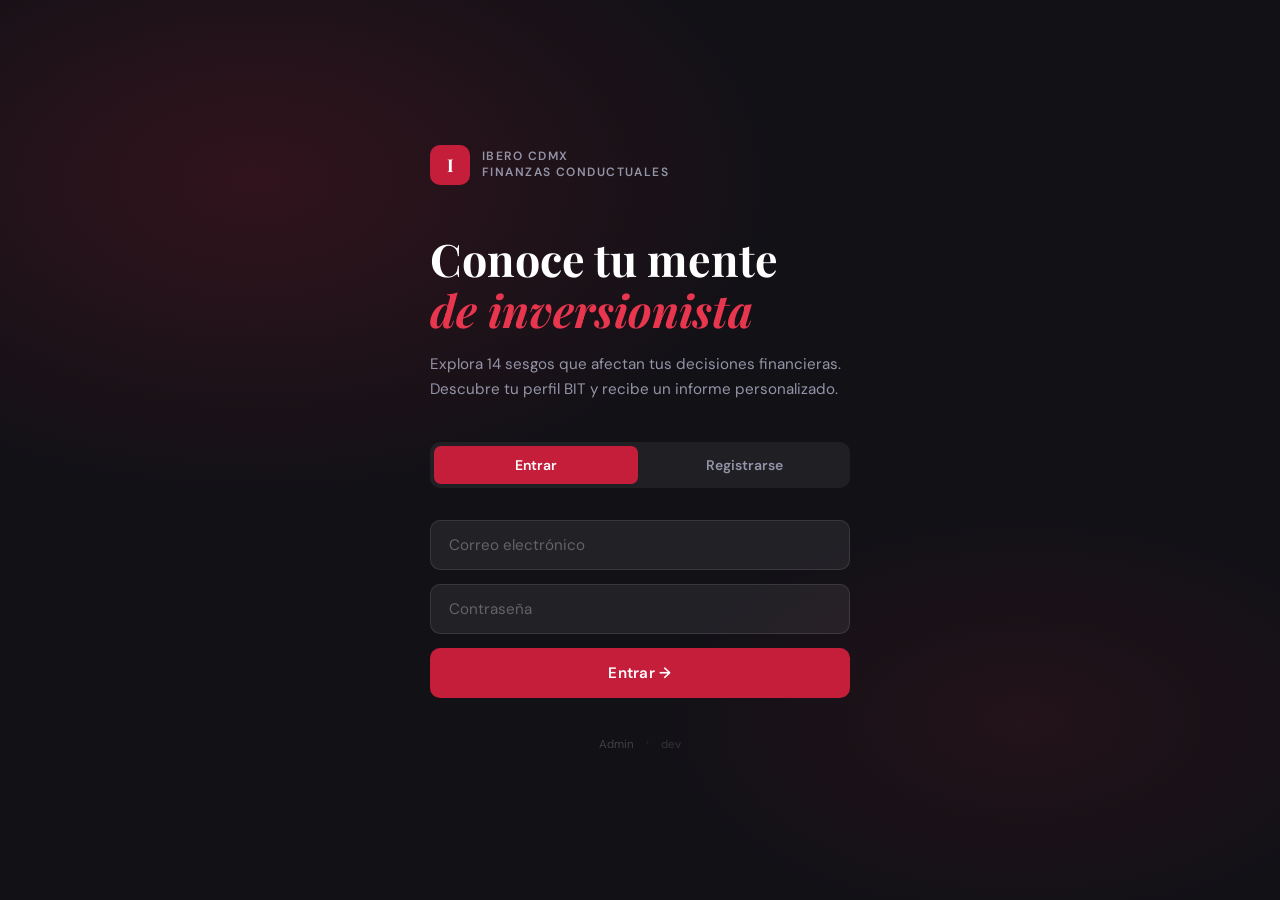
<file: index.html>
<!DOCTYPE html>
<html lang="es">
<head>
<meta charset="UTF-8">
<meta name="viewport" content="width=device-width, initial-scale=1.0">
<title>Finanzas Conductuales · Ibero CDMX</title>
<link href="https://fonts.googleapis.com/css2?family=Playfair+Display:ital,wght@0,400;0,700;1,400&family=DM+Sans:wght@300;400;500;600;700&display=swap" rel="stylesheet">
<style>
/* ═══════════════════════════════════════════════
   TOKENS & RESET
═══════════════════════════════════════════════ */
:root {
  --red:        #C41E3A;
  --red-dark:   #9B1830;
  --red-light:  #E8364F;
  --red-ghost:  rgba(196,30,58,0.08);
  --ink:        #111116;
  --ink-2:      #2E2E38;
  --ink-3:      #5C5C6E;
  --ink-4:      #9494A8;
  --paper:      #F2F0EB;
  --paper-2:    #E9E7E1;
  --paper-3:    #DDDBD4;
  --white:      #FFFFFF;
  --success:    #059669;
  --warning:    #D97706;

  --ff-display: 'Playfair Display', Georgia, serif;
  --ff-body:    'DM Sans', system-ui, sans-serif;

  --r-sm: 10px;
  --r-md: 16px;
  --r-lg: 24px;
  --r-xl: 32px;

  --shadow-sm: 0 1px 4px rgba(0,0,0,.06);
  --shadow-md: 0 4px 20px rgba(0,0,0,.08);
  --shadow-lg: 0 12px 48px rgba(0,0,0,.12);
}

*, *::before, *::after { box-sizing: border-box; margin: 0; padding: 0; }

html { font-size: 16px; -webkit-text-size-adjust: 100%; scroll-behavior: smooth; }

body {
  font-family: var(--ff-body);
  background: var(--paper);
  color: var(--ink);
  min-height: 100vh;
  overflow-x: hidden;
  line-height: 1.6;
}

/* ═══════════════════════════════════════════════
   SCREEN SYSTEM
═══════════════════════════════════════════════ */
.screen { display: none; min-height: 100vh; }
.screen.active { display: flex; }

/* ═══════════════════════════════════════════════
   ①  AUTH SCREEN
═══════════════════════════════════════════════ */
#screen-auth {
  flex-direction: column;
  align-items: center;
  justify-content: center;
  background: var(--ink);
  padding: 2rem;
  position: relative;
  overflow: hidden;
}

#screen-auth::before {
  content: '';
  position: absolute;
  inset: 0;
  background:
    radial-gradient(ellipse 70% 60% at 20% 20%, rgba(196,30,58,.18) 0%, transparent 60%),
    radial-gradient(ellipse 50% 40% at 80% 80%, rgba(196,30,58,.10) 0%, transparent 60%);
  pointer-events: none;
}

.auth-card {
  position: relative;
  z-index: 1;
  width: 100%;
  max-width: 420px;
  animation: fadeUp .8s ease-out;
}

.auth-logo {
  display: flex;
  align-items: center;
  gap: 12px;
  margin-bottom: 3rem;
}

.auth-logo-mark {
  width: 40px;
  height: 40px;
  background: var(--red);
  border-radius: 10px;
  display: flex;
  align-items: center;
  justify-content: center;
  font-family: var(--ff-display);
  font-weight: 700;
  font-size: 1.1rem;
  color: white;
}

.auth-logo-text {
  font-size: .75rem;
  font-weight: 600;
  letter-spacing: .12em;
  text-transform: uppercase;
  color: var(--ink-4);
  line-height: 1.3;
}

.auth-headline {
  font-family: var(--ff-display);
  font-size: clamp(2rem, 5vw, 2.8rem);
  color: white;
  line-height: 1.15;
  margin-bottom: 1rem;
}

.auth-headline em {
  font-style: italic;
  color: var(--red-light);
}

.auth-sub {
  font-size: .95rem;
  color: var(--ink-4);
  margin-bottom: 2.5rem;
  line-height: 1.65;
}

.auth-tabs {
  display: flex;
  background: rgba(255,255,255,.06);
  border-radius: var(--r-sm);
  padding: 4px;
  margin-bottom: 2rem;
  gap: 4px;
}

.auth-tab {
  flex: 1;
  padding: 10px;
  border: none;
  border-radius: 7px;
  background: transparent;
  color: var(--ink-4);
  font-family: var(--ff-body);
  font-size: .875rem;
  font-weight: 600;
  cursor: pointer;
  transition: all .25s;
}

.auth-tab.active {
  background: var(--red);
  color: white;
}

.auth-form { display: flex; flex-direction: column; gap: 14px; }

.auth-input {
  width: 100%;
  padding: 14px 18px;
  background: rgba(255,255,255,.07);
  border: 1px solid rgba(255,255,255,.1);
  border-radius: var(--r-sm);
  color: white;
  font-family: var(--ff-body);
  font-size: .95rem;
  outline: none;
  transition: all .25s;
}

.auth-input::placeholder { color: rgba(255,255,255,.3); }
.auth-input:focus { border-color: var(--red); background: rgba(255,255,255,.1); box-shadow: 0 0 0 3px rgba(196,30,58,.2); }

.btn-primary {
  width: 100%;
  padding: 15px;
  background: var(--red);
  color: white;
  border: none;
  border-radius: var(--r-sm);
  font-family: var(--ff-body);
  font-size: .95rem;
  font-weight: 600;
  cursor: pointer;
  transition: all .25s;
  letter-spacing: .02em;
}

.btn-primary:hover:not(:disabled) { background: var(--red-light); transform: translateY(-1px); box-shadow: 0 8px 24px rgba(196,30,58,.35); }
.btn-primary:disabled { opacity: .45; cursor: not-allowed; }

.auth-msg {
  text-align: center;
  font-size: .82rem;
  padding: 10px;
  border-radius: var(--r-sm);
  margin-top: 8px;
}
.auth-msg.err { background: rgba(239,68,68,.15); color: #FCA5A5; }
.auth-msg.ok  { background: rgba(5,150,105,.15); color: #6EE7B7; }

/* ═══════════════════════════════════════════════
   ②  DASHBOARD
═══════════════════════════════════════════════ */
#screen-dashboard {
  flex-direction: column;
  background: var(--paper);
  min-height: 100vh;
}

.dash-nav {
  position: sticky;
  top: 0;
  z-index: 100;
  background: white;
  border-bottom: 1px solid var(--paper-3);
  padding: 0 2rem;
  display: flex;
  align-items: center;
  justify-content: space-between;
  height: 64px;
}

.dash-nav-brand {
  display: flex;
  align-items: center;
  gap: 10px;
}

.nav-logo-mark {
  width: 32px;
  height: 32px;
  background: var(--red);
  border-radius: 8px;
  display: flex;
  align-items: center;
  justify-content: center;
  font-family: var(--ff-display);
  font-size: .9rem;
  font-weight: 700;
  color: white;
}

.nav-title {
  font-size: .85rem;
  font-weight: 600;
  color: var(--ink-2);
  letter-spacing: .01em;
}

.nav-right { display: flex; align-items: center; gap: 1rem; }

.nav-user {
  font-size: .82rem;
  color: var(--ink-3);
  font-weight: 500;
}

.btn-ghost {
  padding: 7px 14px;
  border: 1px solid var(--paper-3);
  border-radius: var(--r-sm);
  background: transparent;
  color: var(--ink-3);
  font-family: var(--ff-body);
  font-size: .8rem;
  font-weight: 600;
  cursor: pointer;
  transition: all .2s;
}
.btn-ghost:hover { border-color: var(--red); color: var(--red); }

.dash-body {
  max-width: 960px;
  margin: 0 auto;
  padding: 3rem 2rem;
  width: 100%;
}

/* Hero section */
.dash-hero {
  margin-bottom: 3rem;
}

.dash-hero-greeting {
  font-size: .8rem;
  font-weight: 600;
  letter-spacing: .12em;
  text-transform: uppercase;
  color: var(--red);
  margin-bottom: .5rem;
}

.dash-hero-title {
  font-family: var(--ff-display);
  font-size: clamp(1.6rem, 4vw, 2.2rem);
  color: var(--ink);
  line-height: 1.2;
  margin-bottom: .75rem;
}

.dash-hero-sub {
  font-size: .95rem;
  color: var(--ink-3);
  max-width: 560px;
}

/* Progress summary */
.dash-summary {
  display: grid;
  grid-template-columns: repeat(3, 1fr);
  gap: 16px;
  margin-bottom: 3rem;
}

@media (max-width: 600px) { .dash-summary { grid-template-columns: 1fr; } }

.summary-card {
  background: white;
  border-radius: var(--r-md);
  padding: 1.5rem;
  border: 1px solid var(--paper-3);
  box-shadow: var(--shadow-sm);
}

.summary-num {
  font-family: var(--ff-display);
  font-size: 2.2rem;
  font-weight: 700;
  color: var(--ink);
  line-height: 1;
  margin-bottom: .25rem;
}

.summary-label {
  font-size: .8rem;
  color: var(--ink-4);
  font-weight: 500;
  text-transform: uppercase;
  letter-spacing: .06em;
}

/* BIT section */
.section-header {
  display: flex;
  align-items: center;
  justify-content: space-between;
  margin-bottom: 1.25rem;
}

.section-title {
  font-family: var(--ff-display);
  font-size: 1.25rem;
  color: var(--ink);
}

.section-badge {
  font-size: .72rem;
  font-weight: 700;
  letter-spacing: .1em;
  text-transform: uppercase;
  padding: 4px 10px;
  border-radius: 100px;
}
.section-badge.pending { background: var(--paper-2); color: var(--ink-4); }
.section-badge.done    { background: rgba(5,150,105,.1); color: var(--success); }

.bit-card {
  background: white;
  border-radius: var(--r-lg);
  overflow: hidden;
  border: 1px solid var(--paper-3);
  box-shadow: var(--shadow-md);
  margin-bottom: 3rem;
  cursor: pointer;
  transition: all .3s;
}
.bit-card:hover { box-shadow: var(--shadow-lg); transform: translateY(-2px); }

.bit-card-banner {
  height: 8px;
  background: linear-gradient(90deg, var(--red-dark), var(--red-light));
}

.bit-card-body {
  padding: 2rem;
  display: flex;
  align-items: center;
  gap: 2rem;
}

@media (max-width: 580px) { .bit-card-body { flex-direction: column; align-items: flex-start; } }

.bit-card-icon {
  flex-shrink: 0;
  width: 64px;
  height: 64px;
  background: var(--red-ghost);
  border-radius: var(--r-md);
  display: flex;
  align-items: center;
  justify-content: center;
  font-size: 1.8rem;
}

.bit-card-info { flex: 1; }

.bit-card-title {
  font-family: var(--ff-display);
  font-size: 1.3rem;
  color: var(--ink);
  margin-bottom: .3rem;
}

.bit-card-desc {
  font-size: .88rem;
  color: var(--ink-3);
  line-height: 1.55;
  margin-bottom: 1rem;
}

.bit-card-meta {
  display: flex;
  gap: 1.5rem;
  font-size: .78rem;
  color: var(--ink-4);
  font-weight: 500;
}

.bit-card-cta {
  flex-shrink: 0;
}

.btn-cta {
  padding: 12px 24px;
  background: var(--red);
  color: white;
  border: none;
  border-radius: var(--r-sm);
  font-family: var(--ff-body);
  font-size: .88rem;
  font-weight: 600;
  cursor: pointer;
  transition: all .25s;
  white-space: nowrap;
}
.btn-cta:hover { background: var(--red-light); transform: translateY(-1px); }
.btn-cta.secondary { background: var(--paper-2); color: var(--ink-2); border: 1px solid var(--paper-3); }
.btn-cta.secondary:hover { background: var(--paper-3); }

/* Sesgos grid */
.sesgos-grid {
  display: grid;
  grid-template-columns: repeat(auto-fill, minmax(280px, 1fr));
  gap: 16px;
}

.sesgo-card {
  background: white;
  border-radius: var(--r-md);
  padding: 1.4rem;
  border: 1px solid var(--paper-3);
  box-shadow: var(--shadow-sm);
  cursor: pointer;
  transition: all .25s;
  display: flex;
  gap: 1rem;
  align-items: flex-start;
  position: relative;
  overflow: hidden;
}

.sesgo-card.locked {
  opacity: .55;
  cursor: not-allowed;
}

.sesgo-card.done::after {
  content: '✓';
  position: absolute;
  top: 12px;
  right: 14px;
  width: 22px;
  height: 22px;
  background: var(--success);
  color: white;
  border-radius: 50%;
  font-size: .72rem;
  font-weight: 700;
  display: flex;
  align-items: center;
  justify-content: center;
  line-height: 22px;
  text-align: center;
}

.sesgo-card:not(.locked):not(.done):hover {
  box-shadow: var(--shadow-md);
  border-color: var(--red);
  transform: translateY(-2px);
}

.sesgo-num {
  flex-shrink: 0;
  width: 36px;
  height: 36px;
  border-radius: 10px;
  background: var(--paper-2);
  display: flex;
  align-items: center;
  justify-content: center;
  font-size: .75rem;
  font-weight: 700;
  color: var(--ink-3);
}

.sesgo-card.active .sesgo-num { background: var(--red); color: white; }
.sesgo-card.done .sesgo-num   { background: rgba(5,150,105,.12); color: var(--success); }

.sesgo-info { flex: 1; }

.sesgo-name {
  font-size: .92rem;
  font-weight: 600;
  color: var(--ink);
  margin-bottom: .2rem;
  padding-right: 24px;
}

.sesgo-tipo {
  font-size: .75rem;
  color: var(--ink-4);
  font-weight: 500;
}

.tipo-dot {
  display: inline-block;
  width: 6px;
  height: 6px;
  border-radius: 50%;
  margin-right: 5px;
  vertical-align: middle;
}
.tipo-dot.emocional { background: #DC2626; }
.tipo-dot.cognitivo { background: #2563EB; }
.tipo-dot.dual      { background: #7C3AED; }

/* ═══════════════════════════════════════════════
   ③  BIT QUIZ
═══════════════════════════════════════════════ */
#screen-bit {
  flex-direction: column;
  background: var(--paper);
}

/* ═══════════════════════════════════════════════
   ④  SESGO MODULE  (quiz → learn → result)
═══════════════════════════════════════════════ */
#screen-sesgo {
  flex-direction: column;
  background: var(--paper);
}

/* ═══════════════════════════════════════════════
   SHARED: QUIZ ENGINE
═══════════════════════════════════════════════ */
.quiz-shell {
  display: flex;
  flex-direction: column;
  min-height: 100vh;
}

.quiz-topbar {
  position: sticky;
  top: 0;
  z-index: 100;
  background: white;
  border-bottom: 1px solid var(--paper-3);
}

.quiz-progress-track {
  height: 3px;
  background: var(--paper-3);
}

.quiz-progress-fill {
  height: 100%;
  background: var(--red);
  transition: width .5s cubic-bezier(.4,0,.2,1);
}

.quiz-topbar-inner {
  display: flex;
  align-items: center;
  justify-content: space-between;
  padding: 14px 24px;
}

.quiz-label {
  font-size: .78rem;
  font-weight: 600;
  letter-spacing: .08em;
  text-transform: uppercase;
  color: var(--red);
}

.quiz-counter {
  font-size: .82rem;
  color: var(--ink-4);
  font-weight: 500;
}

.btn-exit {
  font-size: .8rem;
  color: var(--ink-4);
  background: none;
  border: none;
  cursor: pointer;
  font-family: var(--ff-body);
  font-weight: 500;
  padding: 4px 8px;
  border-radius: 6px;
  transition: color .2s;
}
.btn-exit:hover { color: var(--red); }

.quiz-main {
  flex: 1;
  display: flex;
  align-items: center;
  justify-content: center;
  padding: 2.5rem 1.5rem;
}

.quiz-question-card {
  max-width: 660px;
  width: 100%;
  animation: slideIn .35s ease-out;
}

.q-situation {
  font-family: var(--ff-display);
  font-size: clamp(1.2rem, 3vw, 1.5rem);
  color: var(--ink);
  line-height: 1.45;
  margin-bottom: 2rem;
}

.q-options { display: flex; flex-direction: column; gap: 10px; }

.q-option {
  display: flex;
  align-items: flex-start;
  gap: 14px;
  padding: 16px 18px;
  background: white;
  border: 2px solid var(--paper-3);
  border-radius: var(--r-md);
  cursor: pointer;
  transition: all .22s;
  text-align: left;
  font-family: var(--ff-body);
  font-size: .9rem;
  color: var(--ink-2);
  line-height: 1.5;
  width: 100%;
}

.q-option:hover { border-color: var(--red); background: var(--red-ghost); }
.q-option.selected { border-color: var(--red); background: rgba(196,30,58,.06); font-weight: 500; color: var(--ink); }

.q-letter {
  flex-shrink: 0;
  width: 30px;
  height: 30px;
  border-radius: 8px;
  background: var(--paper-2);
  display: flex;
  align-items: center;
  justify-content: center;
  font-size: .75rem;
  font-weight: 700;
  color: var(--ink-4);
  transition: all .22s;
}

.q-option.selected .q-letter { background: var(--red); color: white; }

.quiz-footer {
  background: white;
  border-top: 1px solid var(--paper-3);
  padding: 16px 24px;
  display: flex;
  justify-content: space-between;
  align-items: center;
}

.btn-nav-back {
  padding: 11px 22px;
  border-radius: var(--r-sm);
  background: var(--paper-2);
  color: var(--ink-3);
  border: 1px solid var(--paper-3);
  font-family: var(--ff-body);
  font-size: .88rem;
  font-weight: 600;
  cursor: pointer;
  transition: all .2s;
}
.btn-nav-back:hover { background: var(--paper-3); }
.btn-nav-back:disabled { opacity: .35; cursor: not-allowed; }

.btn-nav-next {
  padding: 11px 28px;
  border-radius: var(--r-sm);
  background: var(--red);
  color: white;
  border: none;
  font-family: var(--ff-body);
  font-size: .88rem;
  font-weight: 600;
  cursor: pointer;
  transition: all .2s;
}
.btn-nav-next:hover:not(:disabled) { background: var(--red-light); }
.btn-nav-next:disabled { opacity: .4; cursor: not-allowed; }

/* ═══════════════════════════════════════════════
   SESGO: LEARN PHASE
═══════════════════════════════════════════════ */
.learn-shell {
  display: flex;
  flex-direction: column;
  min-height: 100vh;
}

.learn-topbar {
  position: sticky;
  top: 0;
  z-index: 100;
  background: var(--ink);
  padding: 14px 24px;
  display: flex;
  align-items: center;
  justify-content: space-between;
}

.learn-breadcrumb {
  font-size: .78rem;
  color: rgba(255,255,255,.5);
  font-weight: 500;
}

.learn-breadcrumb strong { color: rgba(255,255,255,.9); }

.learn-body {
  flex: 1;
  max-width: 760px;
  margin: 0 auto;
  padding: 3rem 2rem 4rem;
  width: 100%;
}

.learn-hero {
  margin-bottom: 2.5rem;
  padding-bottom: 2.5rem;
  border-bottom: 1px solid var(--paper-3);
}

.learn-tag {
  display: inline-flex;
  align-items: center;
  gap: 6px;
  font-size: .72rem;
  font-weight: 700;
  letter-spacing: .1em;
  text-transform: uppercase;
  padding: 5px 12px;
  border-radius: 100px;
  margin-bottom: 1rem;
}
.learn-tag.emocional { background: rgba(220,38,38,.1); color: #DC2626; }
.learn-tag.cognitivo { background: rgba(37,99,235,.1); color: #2563EB; }
.learn-tag.dual      { background: rgba(124,58,237,.1); color: #7C3AED; }

.learn-title {
  font-family: var(--ff-display);
  font-size: clamp(2rem, 5vw, 2.8rem);
  color: var(--ink);
  line-height: 1.15;
  margin-bottom: .75rem;
}

.learn-subtitle {
  font-size: 1.05rem;
  color: var(--ink-3);
  line-height: 1.6;
}

.learn-section {
  margin-bottom: 2.5rem;
}

.learn-section-title {
  font-family: var(--ff-display);
  font-size: 1.2rem;
  color: var(--ink);
  margin-bottom: 1rem;
  display: flex;
  align-items: center;
  gap: 10px;
}

.learn-section-title::before {
  content: '';
  display: block;
  width: 3px;
  height: 1.1em;
  background: var(--red);
  border-radius: 2px;
}

.learn-prose {
  font-size: .95rem;
  color: var(--ink-2);
  line-height: 1.75;
}

.learn-prose p { margin-bottom: .9rem; }
.learn-prose p:last-child { margin-bottom: 0; }

.learn-highlight {
  background: var(--red-ghost);
  border-left: 3px solid var(--red);
  padding: 1rem 1.25rem;
  border-radius: 0 var(--r-sm) var(--r-sm) 0;
  margin: 1.25rem 0;
  font-size: .9rem;
  color: var(--ink-2);
  line-height: 1.65;
}

.learn-highlight strong { color: var(--red); }

.learn-examples {
  display: flex;
  flex-direction: column;
  gap: 12px;
}

.learn-example {
  background: white;
  border-radius: var(--r-md);
  padding: 1.25rem;
  border: 1px solid var(--paper-3);
  box-shadow: var(--shadow-sm);
}

.learn-example-label {
  font-size: .72rem;
  font-weight: 700;
  letter-spacing: .1em;
  text-transform: uppercase;
  color: var(--ink-4);
  margin-bottom: .5rem;
}

.learn-example-text {
  font-size: .9rem;
  color: var(--ink-2);
  line-height: 1.6;
}

.learn-antidote {
  background: rgba(5,150,105,.06);
  border: 1px solid rgba(5,150,105,.2);
  border-radius: var(--r-md);
  padding: 1.5rem;
}

.learn-antidote-title {
  font-size: .78rem;
  font-weight: 700;
  letter-spacing: .1em;
  text-transform: uppercase;
  color: var(--success);
  margin-bottom: .75rem;
  display: flex;
  align-items: center;
  gap: 6px;
}

.learn-antidote-list {
  list-style: none;
  display: flex;
  flex-direction: column;
  gap: 8px;
}

.learn-antidote-list li {
  font-size: .9rem;
  color: var(--ink-2);
  line-height: 1.55;
  padding-left: 1.2rem;
  position: relative;
}

.learn-antidote-list li::before {
  content: '→';
  position: absolute;
  left: 0;
  color: var(--success);
  font-weight: 700;
}

.learn-cta-bar {
  position: sticky;
  bottom: 0;
  background: white;
  border-top: 1px solid var(--paper-3);
  padding: 1.25rem 2rem;
  display: flex;
  justify-content: space-between;
  align-items: center;
  box-shadow: 0 -4px 20px rgba(0,0,0,.06);
}

.learn-cta-hint {
  font-size: .82rem;
  color: var(--ink-4);
}

/* ═══════════════════════════════════════════════
   SESGO RESULT / BIT RESULT
═══════════════════════════════════════════════ */
.result-shell {
  flex-direction: column;
  min-height: 100vh;
}

.result-hero {
  background: var(--ink);
  padding: 4rem 2rem 3rem;
  text-align: center;
  position: relative;
  overflow: hidden;
}

.result-hero::before {
  content: '';
  position: absolute;
  inset: 0;
  background: radial-gradient(ellipse 80% 70% at 50% 50%, rgba(196,30,58,.2) 0%, transparent 70%);
  pointer-events: none;
}

.result-hero-tag {
  display: inline-block;
  padding: 5px 16px;
  border: 1px solid rgba(255,255,255,.2);
  border-radius: 100px;
  font-size: .72rem;
  font-weight: 600;
  letter-spacing: .12em;
  text-transform: uppercase;
  color: rgba(255,255,255,.6);
  margin-bottom: 1.5rem;
}

.result-hero-name {
  font-family: var(--ff-display);
  font-size: clamp(2rem, 5vw, 3rem);
  color: white;
  margin-bottom: .5rem;
  line-height: 1.1;
}

.result-hero-sub {
  font-size: 1rem;
  color: rgba(255,255,255,.6);
}

.result-body {
  max-width: 800px;
  margin: 0 auto;
  padding: 2.5rem 2rem;
  width: 100%;
  display: flex;
  flex-direction: column;
  gap: 2rem;
}

.result-card {
  background: white;
  border-radius: var(--r-lg);
  padding: 2rem;
  border: 1px solid var(--paper-3);
  box-shadow: var(--shadow-sm);
}

.result-card-title {
  font-family: var(--ff-display);
  font-size: 1.2rem;
  color: var(--ink);
  margin-bottom: 1.25rem;
}

/* Score bars */
.score-bars { display: flex; flex-direction: column; gap: 14px; }

.score-row {}

.score-row-header {
  display: flex;
  justify-content: space-between;
  font-size: .82rem;
  font-weight: 600;
  margin-bottom: 6px;
  color: var(--ink-2);
}

.score-track {
  height: 8px;
  background: var(--paper-2);
  border-radius: 100px;
  overflow: hidden;
}

.score-fill {
  height: 100%;
  border-radius: 100px;
  transition: width 1.2s cubic-bezier(.4,0,.2,1);
}

/* Bias list */
.bias-list { display: flex; flex-direction: column; gap: 12px; }

.bias-item {
  padding: 1.1rem;
  background: var(--paper);
  border-radius: var(--r-sm);
  border-left: 3px solid var(--red);
}

.bias-item-name {
  font-size: .9rem;
  font-weight: 700;
  color: var(--ink);
  margin-bottom: .3rem;
}

.bias-item-desc {
  font-size: .84rem;
  color: var(--ink-3);
  line-height: 1.55;
}

/* Reco list */
.reco-list { display: flex; flex-direction: column; gap: 10px; }

.reco-item {
  display: flex;
  gap: 12px;
  align-items: flex-start;
  font-size: .9rem;
  color: var(--ink-2);
  line-height: 1.55;
}

.reco-icon {
  flex-shrink: 0;
  width: 26px;
  height: 26px;
  background: var(--red);
  border-radius: 7px;
  display: flex;
  align-items: center;
  justify-content: center;
  color: white;
  font-size: .75rem;
  font-weight: 700;
}

/* Responses grid (sesgo quiz results) */
.responses-grid { display: flex; flex-direction: column; gap: 10px; }

.response-item {
  background: var(--paper);
  border-radius: var(--r-sm);
  padding: 1rem;
  border: 1px solid var(--paper-3);
}

.response-q {
  font-size: .82rem;
  font-weight: 600;
  color: var(--ink-3);
  margin-bottom: .4rem;
}

.response-a {
  font-size: .9rem;
  color: var(--ink-2);
  line-height: 1.5;
  margin-bottom: .5rem;
}

.response-reveal {
  font-size: .8rem;
  color: var(--red);
  font-weight: 500;
  font-style: italic;
}

/* ═══════════════════════════════════════════════
   ⑤  FINAL REPORT
═══════════════════════════════════════════════ */
#screen-report {
  flex-direction: column;
  background: var(--paper);
}

.report-body {
  max-width: 880px;
  margin: 0 auto;
  padding: 3rem 2rem;
  width: 100%;
}

.report-header {
  text-align: center;
  margin-bottom: 4rem;
  padding-bottom: 3rem;
  border-bottom: 1px solid var(--paper-3);
}

.report-logo {
  font-size: .75rem;
  font-weight: 600;
  letter-spacing: .14em;
  text-transform: uppercase;
  color: var(--red);
  margin-bottom: 1.5rem;
}

.report-title {
  font-family: var(--ff-display);
  font-size: clamp(2rem, 5vw, 3rem);
  color: var(--ink);
  line-height: 1.15;
  margin-bottom: .75rem;
}

.report-name {
  font-size: 1rem;
  color: var(--ink-3);
}

.report-section {
  margin-bottom: 3.5rem;
}

.report-section-label {
  font-size: .72rem;
  font-weight: 700;
  letter-spacing: .14em;
  text-transform: uppercase;
  color: var(--red);
  margin-bottom: .75rem;
}

.report-section-title {
  font-family: var(--ff-display);
  font-size: 1.6rem;
  color: var(--ink);
  margin-bottom: 1.25rem;
}

.report-profile-card {
  background: white;
  border-radius: var(--r-lg);
  padding: 2rem;
  border: 1px solid var(--paper-3);
  box-shadow: var(--shadow-md);
  margin-bottom: 2rem;
}

.profile-header {
  display: flex;
  align-items: flex-start;
  gap: 1.5rem;
  margin-bottom: 1.5rem;
}

.profile-badge {
  flex-shrink: 0;
  width: 60px;
  height: 60px;
  border-radius: var(--r-md);
  display: flex;
  align-items: center;
  justify-content: center;
  font-family: var(--ff-display);
  font-size: 1.3rem;
  font-weight: 700;
  color: white;
}

.profile-name {
  font-family: var(--ff-display);
  font-size: 1.4rem;
  color: var(--ink);
  margin-bottom: .2rem;
}

.profile-tagline {
  font-size: .85rem;
  color: var(--ink-4);
}

.profile-desc {
  font-size: .92rem;
  color: var(--ink-2);
  line-height: 1.7;
}

.report-sesgo-grid {
  display: grid;
  grid-template-columns: repeat(auto-fill, minmax(320px, 1fr));
  gap: 16px;
}

.report-sesgo-card {
  background: white;
  border-radius: var(--r-md);
  padding: 1.4rem;
  border: 1px solid var(--paper-3);
  box-shadow: var(--shadow-sm);
}

.report-sesgo-title {
  font-size: .9rem;
  font-weight: 700;
  color: var(--ink);
  margin-bottom: .25rem;
}

.report-sesgo-type {
  font-size: .75rem;
  color: var(--ink-4);
  margin-bottom: .75rem;
  font-weight: 500;
}

.report-sesgo-finding {
  font-size: .85rem;
  color: var(--ink-2);
  line-height: 1.6;
  margin-bottom: .75rem;
  padding: .75rem;
  background: var(--paper);
  border-radius: var(--r-sm);
}

.report-sesgo-antidote {
  font-size: .82rem;
  color: var(--success);
  font-weight: 500;
}

.report-cta {
  text-align: center;
  padding: 3rem 2rem;
  background: white;
  border-radius: var(--r-xl);
  border: 1px solid var(--paper-3);
  margin-top: 2rem;
}

.report-cta-title {
  font-family: var(--ff-display);
  font-size: 1.6rem;
  color: var(--ink);
  margin-bottom: .75rem;
}

.report-cta-sub {
  font-size: .9rem;
  color: var(--ink-3);
  margin-bottom: 1.5rem;
}

/* ═══════════════════════════════════════════════
   LOADING OVERLAY
═══════════════════════════════════════════════ */
.loading-overlay {
  position: fixed;
  inset: 0;
  background: var(--ink);
  display: flex;
  flex-direction: column;
  align-items: center;
  justify-content: center;
  z-index: 9999;
  gap: 1.5rem;
}

.loader-ring {
  width: 52px;
  height: 52px;
  border: 3px solid rgba(255,255,255,.1);
  border-top-color: var(--red);
  border-radius: 50%;
  animation: spin .8s linear infinite;
}

.loader-text {
  font-size: .95rem;
  color: rgba(255,255,255,.5);
  animation: pulse 1.8s ease-in-out infinite;
}

/* ═══════════════════════════════════════════════
   ADMIN BACKOFFICE
═══════════════════════════════════════════════ */
#screen-admin {
  flex-direction: column;
  background: var(--paper);
}

.admin-nav {
  background: var(--ink-2);
  padding: 0 2rem;
  display: flex;
  align-items: center;
  justify-content: space-between;
  height: 56px;
}

.admin-nav-title {
  font-size: .8rem;
  font-weight: 700;
  letter-spacing: .1em;
  text-transform: uppercase;
  color: rgba(255,255,255,.7);
}

.admin-body {
  max-width: 1100px;
  margin: 0 auto;
  padding: 2.5rem 2rem;
  width: 100%;
}

.admin-stats {
  display: grid;
  grid-template-columns: repeat(4, 1fr);
  gap: 14px;
  margin-bottom: 2.5rem;
}

@media (max-width: 700px) { .admin-stats { grid-template-columns: repeat(2, 1fr); } }

.admin-stat {
  background: white;
  border-radius: var(--r-md);
  padding: 1.25rem;
  border: 1px solid var(--paper-3);
  text-align: center;
}

.admin-stat-num {
  font-family: var(--ff-display);
  font-size: 1.8rem;
  color: var(--ink);
  margin-bottom: .2rem;
}

.admin-stat-label {
  font-size: .75rem;
  color: var(--ink-4);
  font-weight: 500;
}

.admin-table-wrap {
  background: white;
  border-radius: var(--r-lg);
  border: 1px solid var(--paper-3);
  overflow: hidden;
  box-shadow: var(--shadow-sm);
}

.admin-table {
  width: 100%;
  border-collapse: collapse;
  font-size: .84rem;
}

.admin-table th {
  background: var(--paper-2);
  padding: 12px 16px;
  text-align: left;
  font-size: .72rem;
  font-weight: 700;
  letter-spacing: .08em;
  text-transform: uppercase;
  color: var(--ink-4);
  border-bottom: 1px solid var(--paper-3);
}

.admin-table td {
  padding: 12px 16px;
  border-bottom: 1px solid var(--paper-2);
  color: var(--ink-2);
  vertical-align: middle;
}

.admin-table tr:last-child td { border-bottom: none; }
.admin-table tr:hover td { background: var(--paper); }

.admin-pill {
  display: inline-block;
  padding: 3px 10px;
  border-radius: 100px;
  font-size: .72rem;
  font-weight: 600;
}

.admin-pill.PP { background: rgba(37,99,235,.1); color: #2563EB; }
.admin-pill.FK { background: rgba(124,58,237,.1); color: #7C3AED; }
.admin-pill.II { background: rgba(5,150,105,.1); color: #059669; }
.admin-pill.AA { background: rgba(220,38,38,.1); color: #DC2626; }

/* ═══════════════════════════════════════════════
   ANIMATIONS
═══════════════════════════════════════════════ */
@keyframes fadeUp   { from { opacity: 0; transform: translateY(24px); } to { opacity: 1; transform: translateY(0); } }
@keyframes slideIn  { from { opacity: 0; transform: translateX(32px); } to { opacity: 1; transform: translateX(0); } }
@keyframes spin     { to { transform: rotate(360deg); } }
@keyframes pulse    { 0%, 100% { opacity: .4; } 50% { opacity: 1; } }
@keyframes fadeIn   { from { opacity: 0; } to { opacity: 1; } }

/* ═══════════════════════════════════════════════
   UTILS
═══════════════════════════════════════════════ */
.hidden { display: none !important; }
.text-center { text-align: center; }
.mt-1 { margin-top: .5rem; }
.mt-2 { margin-top: 1rem; }
.mt-3 { margin-top: 1.5rem; }
</style>
</head>
<body>

<!-- ══════════════════════════════════════════
     LOADING OVERLAY
══════════════════════════════════════════ -->
<div class="loading-overlay hidden" id="loadingOverlay">
  <div class="loader-ring"></div>
  <div class="loader-text" id="loadingText">Cargando…</div>
</div>

<!-- ══════════════════════════════════════════
     ① AUTH
══════════════════════════════════════════ -->
<div id="screen-auth" class="screen active">
  <div class="auth-card">
    <div class="auth-logo">
      <div class="auth-logo-mark">I</div>
      <div class="auth-logo-text">Ibero CDMX<br>Finanzas Conductuales</div>
    </div>

    <h1 class="auth-headline">
      Conoce tu mente<br><em>de inversionista</em>
    </h1>
    <p class="auth-sub">Explora 14 sesgos que afectan tus decisiones financieras. Descubre tu perfil BIT y recibe un informe personalizado.</p>

    <div class="auth-tabs">
      <button class="auth-tab active" id="tabLogin" onclick="switchTab('login')">Entrar</button>
      <button class="auth-tab" id="tabRegister" onclick="switchTab('register')">Registrarse</button>
    </div>

    <div id="formLogin" class="auth-form">
      <input type="email" class="auth-input" id="loginEmail" placeholder="Correo electrónico" autocomplete="email">
      <input type="password" class="auth-input" id="loginPass" placeholder="Contraseña">
      <button class="btn-primary" onclick="doLogin()">Entrar →</button>
      <div id="loginMsg" class="auth-msg hidden"></div>
    </div>

    <div id="formRegister" class="auth-form hidden">
      <input type="text" class="auth-input" id="regName" placeholder="Nombre completo" autocomplete="name">
      <input type="email" class="auth-input" id="regEmail" placeholder="Correo electrónico" autocomplete="email">
      <input type="password" class="auth-input" id="regPass" placeholder="Contraseña (mín. 6 caracteres)">
      <button class="btn-primary" onclick="doRegister()">Crear cuenta →</button>
      <div id="registerMsg" class="auth-msg hidden"></div>
    </div>

    <div style="margin-top:2rem;text-align:center;">
      <button onclick="adminLogin()" style="background:none;border:none;font-size:.72rem;color:rgba(255,255,255,.2);cursor:pointer;font-family:var(--ff-body);">Admin</button>
      <span style="color:rgba(255,255,255,.1);margin:0 8px">·</span>
      <button onclick="devSkip()" style="background:none;border:none;font-size:.72rem;color:rgba(255,255,255,.15);cursor:pointer;font-family:var(--ff-body);">dev</button>
    </div>
  </div>
</div>

<!-- ══════════════════════════════════════════
     ② DASHBOARD
══════════════════════════════════════════ -->
<div id="screen-dashboard" class="screen">
  <nav class="dash-nav">
    <div class="dash-nav-brand">
      <div class="nav-logo-mark">I</div>
      <div class="nav-title">Finanzas Conductuales</div>
    </div>
    <div class="nav-right">
      <span class="nav-user" id="navUserName"></span>
      <button id="devFillBtn" onclick="devFillAll()" style="display:none;background:none;border:none;font-size:.72rem;color:var(--ink-4);cursor:pointer;font-family:var(--ff-body);padding:4px 8px;border-radius:6px" title="Rellenar todo aleatoriamente">⚡ aleatorio</button>
      <button class="btn-ghost" onclick="doLogout()">Salir</button>
    </div>
  </nav>

  <div class="dash-body">
    <div class="dash-hero">
      <div class="dash-hero-greeting">Bienvenido/a</div>
      <h2 class="dash-hero-title" id="dashGreeting">Tu jornada conductual</h2>
      <p class="dash-hero-sub">Completa el test BIT primero, luego explora cada sesgo a tu ritmo. Al finalizar todos, obtendrás tu informe completo.</p>
    </div>

    <div class="dash-summary">
      <div class="summary-card">
        <div class="summary-num" id="sumCompleted">0</div>
        <div class="summary-label">Sesgos completados</div>
      </div>
      <div class="summary-card">
        <div class="summary-num">14</div>
        <div class="summary-label">Total de módulos</div>
      </div>
      <div class="summary-card">
        <div class="summary-num" id="sumPct">0%</div>
        <div class="summary-label">Progreso total</div>
      </div>
    </div>

    <!-- BIT -->
    <div class="section-header">
      <div class="section-title">Paso 1 · Test BIT</div>
      <div class="section-badge" id="bitBadge">Pendiente</div>
    </div>

    <div class="bit-card" id="bitCard" onclick="startBIT()">
      <div class="bit-card-banner"></div>
      <div class="bit-card-body">
        <div class="bit-card-icon">🧠</div>
        <div class="bit-card-info">
          <div class="bit-card-title">Behavioral Investor Type (BIT)</div>
          <div class="bit-card-desc">Descubre tu perfil como inversionista. Este diagnóstico identificará si eres un Passive Preserver, Friendly Follower, Independent Individualist o Active Accumulator.</div>
          <div class="bit-card-meta">
            <span>⏱ ~8 min</span>
            <span>📋 20 preguntas</span>
          </div>
        </div>
        <div class="bit-card-cta">
          <button class="btn-cta" id="bitBtn">Comenzar →</button>
        </div>
      </div>
    </div>

    <!-- Sesgos -->
    <div class="section-header">
      <div class="section-title">Paso 2 · Módulos de Sesgos</div>
      <div class="section-badge pending" id="sesgosCompletedBadge">0 / 14</div>
    </div>

    <div class="sesgos-grid" id="sesgosGrid"></div>

    <!-- Final report -->
    <div id="reportCTASection" class="hidden" style="margin-top:2.5rem;">
      <div class="bit-card" onclick="showReport()">
        <div class="bit-card-banner" style="background:linear-gradient(90deg,#059669,#10B981)"></div>
        <div class="bit-card-body">
          <div class="bit-card-icon">📊</div>
          <div class="bit-card-info">
            <div class="bit-card-title">Ver mi Informe Final</div>
            <div class="bit-card-desc">Tu perfil BIT contrastado con el resultado sesgo a sesgo. Mecanismos, puntos ciegos y recomendaciones personalizadas.</div>
          </div>
          <div class="bit-card-cta">
            <button class="btn-cta" style="background:#059669">Ver informe →</button>
          </div>
        </div>
      </div>
    </div>
  </div>
</div>

<!-- ══════════════════════════════════════════
     ③ BIT QUIZ
══════════════════════════════════════════ -->
<div id="screen-bit" class="screen">
  <div class="quiz-shell" id="bitQuizShell"></div>
</div>

<!-- ══════════════════════════════════════════
     ④ SESGO MODULE
══════════════════════════════════════════ -->
<div id="screen-sesgo" class="screen">
  <div id="sesgoContent"></div>
</div>

<!-- ══════════════════════════════════════════
     ⑤ FINAL REPORT
══════════════════════════════════════════ -->
<div id="screen-report" class="screen">
  <div id="reportContent"></div>
</div>

<!-- ══════════════════════════════════════════
     ⑥ ADMIN
══════════════════════════════════════════ -->
<div id="screen-admin" class="screen">
  <nav class="admin-nav">
    <div class="admin-nav-title">Backoffice · Finanzas Conductuales</div>
    <button class="btn-ghost" style="color:rgba(255,255,255,.6);border-color:rgba(255,255,255,.2)" onclick="doLogout()">Salir</button>
  </nav>
  <div class="admin-body" id="adminBody"></div>
</div>

<script>
// ══════════════════════════════════════════════════
// SUPABASE CONFIG
// ══════════════════════════════════════════════════
const SUPA_URL = 'https://ncausitrddvtoyivolkj.supabase.co';
const SUPA_KEY = 'sb_publishable_l6DUrgk9d6JFrCLTuxn16Q_lO5qdHY2';

const db = {
  async query(path, opts = {}) {
    const res = await fetch(`${SUPA_URL}/rest/v1/${path}`, {
      headers: {
        'apikey': SUPA_KEY,
        'Authorization': `Bearer ${SUPA_KEY}`,
        'Content-Type': 'application/json',
        'Prefer': opts.prefer || '',
        ...opts.headers
      },
      method: opts.method || 'GET',
      body: opts.body ? JSON.stringify(opts.body) : undefined
    });
    if (!res.ok && res.status !== 404) {
      const err = await res.text();
      console.error('Supabase error:', res.status, err);
      return null;
    }
    if (res.status === 204 || res.status === 404) return null;
    return res.json();
  },

  // Users
  async getUser(email) {
    const r = await this.query(`users?email=eq.${encodeURIComponent(email)}&limit=1`);
    return r && r[0] ? r[0] : null;
  },
  async createUser(email, name, password) {
    return this.query('users', {
      method: 'POST',
      prefer: 'return=representation',
      body: { email, name, password }
    });
  },

  // Progress
  async getProgress(email) {
    const r = await this.query(`progress?email=eq.${encodeURIComponent(email)}&limit=1`);
    return r && r[0] ? r[0] : null;
  },
  async upsertProgress(email, data) {
    return this.query('progress', {
      method: 'POST',
      prefer: 'resolution=merge-duplicates,return=representation',
      body: { email, ...data, updated_at: new Date().toISOString() }
    });
  }
};

// ══════════════════════════════════════════════════
// APP STATE
// ══════════════════════════════════════════════════
let currentUser = null; // { email, name, isAdmin }
let userProgress = {};  // { bitDone, bitResult, sesgos: { id: { quizAnswers, done } } }

// ══════════════════════════════════════════════════
// CONTENT DATA
// ══════════════════════════════════════════════════

// ── BIT QUESTIONS (20) ──────────────────────────
const BIT_QUESTIONS = [
  { situation: "Recibes tu mesada del mes. Después de cubrir gastos fijos, te sobran $2,000 MXN.", options: [
    { text: "Lo meto a algo que pueda dar buen rendimiento aunque sea arriesgado", type:"AA" },
    { text: "Investigo en internet opciones como Cetesdirecto o fondos antes de decidir", type:"II" },
    { text: "Lo guardo en mi cuenta y no lo toco, prefiero tenerlo seguro", type:"PP" },
    { text: "Le pregunto a alguien que sepa de dinero qué me conviene", type:"FK" }
  ]},
  { situation: "Tu mejor amigo te propone ser socio en un negocio. Necesitas poner $5,000 MXN. Varios del grupo ya dijeron que sí.", options: [
    { text: "Si varios ya entraron y confío en mi amigo, le entro también", type:"FK" },
    { text: "Le digo que no, prefiero no arriesgar mi dinero en algo incierto", type:"PP" },
    { text: "Le pido el plan de negocio, números, y decido con base en eso", type:"II" },
    { text: "Me emociona la idea, le entro de una y quiero participar activamente", type:"AA" }
  ]},
  { situation: "En tu grupo de amigos todos hablan de una cripto que subió 40% en una semana. Varios ya compraron y te presionan para que entres.", options: [
    { text: "Busco información por mi cuenta antes de meter un peso", type:"II" },
    { text: "No me importa lo que digan, yo no le entro a cosas que no entiendo bien", type:"PP" },
    { text: "Si tanta gente está ganando, algo de cierto debe haber, meto una cantidad moderada", type:"FK" },
    { text: "Le meto con todo, este tipo de oportunidades no se presentan dos veces", type:"AA" }
  ]},
  { situation: "Es Hot Sale y ves una laptop con 35% de descuento. No la necesitas urgentemente, pero la oferta se acaba en 24 horas.", options: [
    { text: "La compro, estas oportunidades no se repiten", type:"AA" },
    { text: "Comparo specs, reviews, precios en otras tiendas y si conviene la compro", type:"II" },
    { text: "No la compro, prefiero guardar ese dinero por si surge algo que sí necesite", type:"PP" },
    { text: "Le pregunto a alguien que sepa de tecnología si realmente vale la pena", type:"FK" }
  ]},
  { situation: "Quieres irte de intercambio. Necesitas juntar $80,000 MXN en 10 meses. Hoy tienes $0 ahorrados.", options: [
    { text: "Me armo un plan detallado: cuánto ahorrar al mes, en qué instrumento, con fechas", type:"II" },
    { text: "Le pido ayuda a mis papás o busco una beca, solo no creo poder", type:"FK" },
    { text: "Siento que es imposible, mejor busco opciones más baratas", type:"PP" },
    { text: "Busco generar dinero extra de donde sea — freelance, venta de cosas", type:"AA" }
  ]},
  { situation: "El banco te ofrece tu primera tarjeta de crédito con un límite de $15,000 MXN.", options: [
    { text: "La acepto de volada, tener crédito me abre puertas", type:"AA" },
    { text: "Investigo la tasa, CAT, anualidad y comparo con otras opciones", type:"II" },
    { text: "No la quiero, las tarjetas de crédito te endeudan", type:"PP" },
    { text: "Le pregunto a alguien de mi familia si es buena idea", type:"FK" }
  ]},
  { situation: "Ves un anuncio en Instagram de un curso de trading con testimonios de gente que 'ya vive de esto'. Cuesta $3,000 MXN.", options: [
    { text: "Si tanta gente lo recomienda, algo bueno debe tener, me inscribo", type:"FK" },
    { text: "Busco reseñas independientes, reviso el temario y al instructor antes de pagar", type:"II" },
    { text: "Me llama la atención pero $3,000 es mucho, mejor no arriesgo", type:"PP" },
    { text: "Me inscribo ya, si no funciona al menos aprendí algo", type:"AA" }
  ]},
  { situation: "Recibes tu primer aguinaldo de unas prácticas profesionales: $8,000 MXN. Es dinero que no esperabas.", options: [
    { text: "Lo meto todo a algo agresivo — acciones, cripto — total es dinero extra", type:"AA" },
    { text: "Lo dejo en mi cuenta de ahorro, así sé que está seguro", type:"PP" },
    { text: "Pregunto en casa o a un profe de finanzas qué sería lo más inteligente", type:"FK" },
    { text: "Comparo rendimientos de Cetesdirecto, SOFIPOS y fondos", type:"II" }
  ]},
  { situation: "Estás por graduarte. Tienes una oferta de trabajo estable con buen sueldo, pero también una idea de negocio que te apasiona.", options: [
    { text: "Analizo ambas opciones a fondo: proyecciones, costos, mercado, y decido con datos", type:"II" },
    { text: "Le entro al negocio, la vida es una y no quiero arrepentirme de no intentarlo", type:"AA" },
    { text: "Tomo el empleo seguro, necesito estabilidad", type:"PP" },
    { text: "Hablo con gente que admiro profesionalmente y sigo el consejo que más se repita", type:"FK" }
  ]},
  { situation: "Un compañero de clase te muestra una app donde inviertes desde $100 MXN. Te enseña que lleva 15% de rendimiento en 3 meses.", options: [
    { text: "Meto un poco a ver qué pasa, total es poco dinero", type:"AA" },
    { text: "Descargo la app, reviso quién la regula, leo los términos, y luego decido", type:"II" },
    { text: "Suena bien pero mejor espero, no me gusta meter dinero en cosas nuevas", type:"PP" },
    { text: "Si a mi compañero le está funcionando, le entro con lo mismo que él", type:"FK" }
  ]},
  { situation: "Recibes una herencia inesperada de $200,000 MXN. No tienes deudas.", options: [
    { text: "Lo divido en diferentes instrumentos de mayor riesgo para hacer crecer el capital", type:"AA" },
    { text: "Construyo un portafolio diversificado basado en mi horizonte de inversión y perfil", type:"II" },
    { text: "Lo meto a una cuenta de ahorro de alta seguridad, no quiero arriesgar nada", type:"PP" },
    { text: "Le pido consejo a mi asesor bancario o a alguien de confianza", type:"FK" }
  ]},
  { situation: "El mercado de valores cayó 30% en 3 meses. Tus amigos dicen que es hora de comprar más.", options: [
    { text: "Si todos los que conozco están comprando, quizás tienen razón", type:"FK" },
    { text: "Analizo si la valuación actual representa una oportunidad real basado en fundamentos", type:"II" },
    { text: "Este nivel de incertidumbre me paraliza, prefiero esperar a que se estabilice", type:"PP" },
    { text: "Compro agresivamente, las caídas son oportunidades y hay que actuar rápido", type:"AA" }
  ]},
  { situation: "Debes elegir entre dos fondos de inversión. Fondo A: rendimiento promedio 8%, bajo riesgo. Fondo B: rendimiento promedio 15%, alto riesgo.", options: [
    { text: "El Fondo B sin dudarlo, quiero maximizar mi rendimiento", type:"AA" },
    { text: "Analizo la desviación estándar, el Sharpe ratio y el horizonte de cada opción", type:"II" },
    { text: "El Fondo A definitivamente, no quiero perder lo que tengo", type:"PP" },
    { text: "Le pregunto a mi banco o a alguien de confianza cuál recomienda", type:"FK" }
  ]},
  { situation: "Tienes una inversión en acciones que ha bajado 40% desde que la compraste.", options: [
    { text: "La mantengo y compro más, estoy seguro de que se va a recuperar", type:"AA" },
    { text: "Evalúo en frío si los fundamentos cambiaron y decido sin importar mi precio de entrada", type:"II" },
    { text: "La mantengo pero no compro más, no soporto hacer realidad la pérdida vendiéndola", type:"PP" },
    { text: "Le pregunto a un broker o analista qué hacer con esta posición", type:"FK" }
  ]},
  { situation: "Ves que una acción que te gusta está cara según su P/E ratio histórico, pero todos los analistas dicen que va a subir más.", options: [
    { text: "Si todos los analistas están optimistas, compro sin esperar", type:"FK" },
    { text: "Construyo mi propio modelo de valuación independiente antes de decidir", type:"II" },
    { text: "Si está cara según los fundamentos, mejor no entro", type:"PP" },
    { text: "Compro ahora, el momentum puede durar más tiempo del esperado", type:"AA" }
  ]},
  { situation: "Tienes que decidir cuánto de tu portafolio poner en activos internacionales vs. México.", options: [
    { text: "La mayoría en México, conozco mejor el mercado local", type:"PP" },
    { text: "Analizo correlaciones, diversificación y expectativas macroeconómicas de cada región", type:"II" },
    { text: "50% internacional, hay que seguir la tendencia global que todos siguen", type:"FK" },
    { text: "Mayoría internacional, quiero exposición agresiva a mercados de alto crecimiento", type:"AA" }
  ]},
  { situation: "Tu mejor decisión de inversión te generó 80% de rendimiento. ¿A qué atribuyes ese resultado?", options: [
    { text: "Principalmente a mi análisis y timing — identifiqué bien la oportunidad", type:"AA" },
    { text: "A mi proceso de investigación, aunque el mercado también ayudó", type:"II" },
    { text: "Tuve suerte, el mercado cooperó más de lo esperado", type:"PP" },
    { text: "Seguí el consejo de alguien que sabía más que yo", type:"FK" }
  ]},
  { situation: "Tu peor decisión de inversión te hizo perder 50% de tu capital. ¿Qué pasó?", options: [
    { text: "El mercado se comportó de manera imposible de predecir — fue mala suerte", type:"AA" },
    { text: "Cometí un error en mi análisis que debo identificar y corregir", type:"II" },
    { text: "Me dejé llevar por el pánico en el peor momento", type:"PP" },
    { text: "Seguí el consejo equivocado de alguien en quien confié", type:"FK" }
  ]},
  { situation: "Estás construyendo tu plan de retiro. Tienes 30 años por delante.", options: [
    { text: "Portafolio 80% renta variable, 20% fija — hay tiempo para recuperar pérdidas", type:"AA" },
    { text: "Portafolio optimizado basado en curva de riesgo decreciente con la edad", type:"II" },
    { text: "Portafolio conservador desde el inicio, no quiero sorpresas", type:"PP" },
    { text: "Copio la estrategia de algún fondo de pensiones reconocido", type:"FK" }
  ]},
  { situation: "Simulador de inversión en clase: te dan $100,000 virtuales para un mes. ¿Tu estrategia?", options: [
    { text: "Diseño un portafolio diversificado con fundamentals, como si fuera dinero real", type:"II" },
    { text: "Le meto la mayor parte a las acciones más volátiles, es simulado y quiero ganar", type:"AA" },
    { text: "Copio la estrategia de algún fondo reconocido o de lo que el profesor sugirió", type:"FK" },
    { text: "Pongo casi todo en instrumentos seguros como Cetes, no quiero ver números rojos", type:"PP" }
  ]}
];

function bitLabel(code) { return code === 'FK' ? 'FF' : code; }

const BIT_PROFILES = {
  PP: {
    name: "Passive Preserver",
    nameEs: "Preservador Pasivo",
    tagline: "Emocional · Pasivo — Tu prioridad es proteger lo que tienes",
    color: "#2563EB",
    description: "Tiendes a priorizar la seguridad y la preservación de tu patrimonio por encima del crecimiento. Tus decisiones financieras están fuertemente influenciadas por el miedo a perder. Eres cuidadoso y constante, pero corres el riesgo de que la inflación erosione tu capital al evitar el riesgo necesario.",
    biases: [
      { name: "Aversión a la pérdida", desc: "Sientes las pérdidas con más intensidad que las ganancias equivalentes. Perder $1,000 te duele más de lo que te alegra ganar $1,000." },
      { name: "Sesgo de status quo", desc: "Prefieres mantener las cosas como están, incluso cuando cambiar podría beneficiarte. 'Mejor malo conocido que bueno por conocer.'" },
      { name: "Efecto dotación", desc: "Sobrevaloras lo que ya posees simplemente porque es tuyo, lo que te hace resistente a vender o intercambiar." }
    ],
    recommendations: [
      "Entiende que la inflación es un riesgo silencioso: no invertir también es arriesgar.",
      "Empieza con instrumentos de bajo riesgo pero con rendimiento real (Cetesdirecto, SOFIPOS).",
      "Establece reglas claras antes de invertir para que las emociones no dominen.",
      "Diversifica gradualmente — no necesitas hacer cambios drásticos, pero sí moverte."
    ]
  },
  FK: {
    name: "Friendly Follower",
    nameEs: "Seguidor Amistoso",
    tagline: "Cognitivo · Pasivo — Buscas orientación en personas de confianza",
    color: "#7C3AED",
    description: "Tiendes a buscar la opinión de otros antes de tomar decisiones financieras. No es que no pienses — valoras la validación social y el consejo de figuras de autoridad. Tu riesgo está en confiar en voces que suenan seguras pero no necesariamente tienen razón.",
    biases: [
      { name: "Efecto manada (Herding)", desc: "Tiendes a seguir lo que hace la mayoría. Si todos compran, compras. La multitud no siempre tiene razón." },
      { name: "Sesgo de autoridad", desc: "Das demasiado peso a la opinión de figuras que percibes como expertos, sin cuestionar si realmente lo son." },
      { name: "Sesgo de disponibilidad", desc: "Das más importancia a la información más reciente y visible. Si el mercado subió esta semana, crees que seguirá subiendo." }
    ],
    recommendations: [
      "Desarrolla tu propio criterio: antes de preguntar, escribe qué harías tú y por qué.",
      "Cuestiona las fuentes: ¿esa persona realmente sabe, o solo suena segura?",
      "Diversifica tus fuentes de información — no dependas de una sola persona.",
      "Practica tomando decisiones pequeñas por tu cuenta para construir confianza."
    ]
  },
  II: {
    name: "Independent Individualist",
    nameEs: "Individualista Independiente",
    tagline: "Cognitivo · Activo — Analizas, investigas y decides por tu cuenta",
    color: "#059669",
    description: "Eres analítico y autosuficiente. Investigas antes de decidir y confías en tu propio juicio. Tu riesgo está en creer que siempre tienes la razón y que tu análisis es mejor de lo que es en realidad.",
    biases: [
      { name: "Exceso de confianza", desc: "Sobreestimas tu capacidad para predecir resultados. Tu análisis puede ser sólido pero no infalible." },
      { name: "Sesgo de confirmación", desc: "Buscas información que confirme lo que ya crees e ignoras la que lo contradice. Tu 'investigación' puede ser selectiva." },
      { name: "Ilusión de control", desc: "Crees que puedes controlar o influir en resultados que en realidad son inciertos o aleatorios." }
    ],
    recommendations: [
      "Busca activamente opiniones contrarias a las tuyas — si solo lees lo que confirma tu tesis, no estás investigando.",
      "Acepta que el mercado puede ser irracional más tiempo del que tú puedes ser solvente.",
      "Lleva un registro de tus predicciones para medir tu precisión real, no la percibida.",
      "Considera que pedir consejo no es debilidad — incluso los mejores analistas tienen puntos ciegos."
    ]
  },
  AA: {
    name: "Active Accumulator",
    nameEs: "Acumulador Activo",
    tagline: "Emocional · Activo — Actúas rápido y buscas crecimiento",
    color: "#DC2626",
    description: "Eres decidido, arriesgado y orientado a la acción. Te gusta tomar el control y no te da miedo apostar. Tu riesgo es confundir actividad con progreso — más operaciones no siempre significan mejores resultados.",
    biases: [
      { name: "Exceso de confianza", desc: "Tu seguridad al actuar puede hacerte subestimar los riesgos reales." },
      { name: "Ilusión de control", desc: "Crees que al estar activo y tomar decisiones, controlas el resultado. El azar juega un papel mayor de lo que percibes." },
      { name: "Sesgo de acción", desc: "Prefieres hacer algo — lo que sea — antes que no hacer nada. A veces la mejor decisión es esperar." }
    ],
    recommendations: [
      "Implementa reglas de stop-loss y toma de ganancias ANTES de invertir, no en el momento.",
      "No confundas actividad con productividad — a veces la mejor inversión es no hacer nada.",
      "Antes de actuar por impulso, espera 24 horas. Si mañana sigue pareciendo buena idea, adelante.",
      "Calcula cuánto te han costado tus decisiones impulsivas — el dato te puede sorprender."
    ]
  }
};

// ── SESGOS (14) ──────────────────────────────────
const SESGOS = [
  {
    id: "contabilidad-mental",
    name: "Contabilidad Mental",
    nameEn: "Mental Accounting",
    tipo: "cognitivo",
    clase: 9,
    definition: "Tratamos sumas de dinero de manera diferente dependiendo de su origen o uso previsto, ignorando que el dinero es fungible.",
    description: "La Contabilidad Mental es un sesgo cognitivo descrito por Richard Thaler (Premio Nobel) en el que creamos 'cuentas mentales' separadas para el dinero según su fuente o destino previsto. Esto nos lleva a tomar decisiones irracionales porque ignoramos el principio de fungibilidad: un peso es un peso, sin importar de dónde venga.",
    mechanism: "Nuestro Sistema 1 (Kahneman) segrega el dinero en compartimentos psicológicos: el dinero del trabajo es 'sagrado', el dinero de la lotería es 'para gastar', el dinero del bono es 'extra'. Esta segmentación viola la lógica económica básica.",
    examples: [
      { label: "Inversión", text: "Un inversor pierde $5,000 en cripto (cuenta de 'aventuras') pero guarda intocable su fondo de emergencia. Económicamente son el mismo dinero, pero los trata diferente." },
      { label: "Vida personal", text: "Gastas sin culpa el dinero de un reembolso de impuestos en algo lujoso, aunque si lo pusieras en tu cuenta normal nunca lo gastarías así." },
      { label: "Empresa", text: "Una empresa asigna presupuesto por departamento y no lo transfiere aunque otro área lo necesite más urgentemente." }
    ],
    trapQuestion: "Imagina dos situaciones: (A) Vas al cine, pierdes un billete de $200 en la calle. ¿Compras la entrada? / (B) Vas al cine, ya compraste la entrada por $200 y la perdiste. ¿Compras otra? — La mayoría dice Sí a A y No a B. Pero la pérdida económica es idéntica en ambos casos.",
    antidotes: [
      "Visualiza todo tu dinero como un único fondo — antes de gastar pregúntate: ¿lo gastaría si viniera de mi nómina?",
      "Consolida mentalmente tus cuentas: evalúa el portafolio total, no cada inversión en aislado.",
      "Regla del 'dinero extra': cualquier ingreso inesperado sigue las mismas reglas que tu ingreso normal.",
      "Lleva un registro unificado de ingresos y gastos sin categorías emocionales."
    ],
    questions: [
      { situation: "Vas al cine. La entrada cuesta $200. Al llegar, te das cuenta de que perdiste un billete de $200 en la calle. ¿Compras la entrada de todos modos?", options: [
        { text: "Sí, son cosas separadas — perder el billete no tiene que ver con el cine", reveal: "Racional: correcto, el dinero es fungible" },
        { text: "No, ya perdí $200, no puedo gastar $200 más", reveal: "Sesgo: tratas las pérdidas como vinculadas cuando no lo están" }
      ]},
      { situation: "Recibes un reembolso de impuestos de $3,000. ¿Cómo lo tratas?", options: [
        { text: "Como dinero 'extra' — me doy un gusto que no me daría con mi sueldo", reveal: "Sesgo: el origen del dinero no cambia su valor" },
        { text: "Igual que cualquier otro ingreso — va a donde más lo necesito", reveal: "Racional: correcto, la fungibilidad aplica independiente del origen" }
      ]},
      { situation: "Tu portafolio tiene: Cetes +5% y una acción -30%. El Cetes venció hoy. ¿Qué haces con esos fondos?", options: [
        { text: "Los reinvierto en Cetes — no quiero mezclarlos con la acción que perdió", reveal: "Sesgo: tratas cada inversión como cuenta separada en lugar del portafolio total" },
        { text: "Evalúo qué tiene mejor expectativa de retorno ajustado al riesgo hoy", reveal: "Racional: correcto, el portafolio se optimiza en conjunto" }
      ]}
    ]
,
    fixationQuestions: [
      { question: "¿Por qué la contabilidad mental es un sesgo y no un sistema racional?", options: ["Porque trata el dinero de forma diferente según su origen, cuando en realidad $1 siempre vale $1", "Porque hace que gastemos menos de lo que deberíamos", "Porque solo afecta a personas con poco conocimiento financiero"] },
      { question: "Ganas $500 en el casino y los gastas en ropa que normalmente no comprarías. ¿Qué sesgo explica esto?", options: ["Contabilidad mental: creaste una cuenta de dinero ganado que sientes libre de gastar", "Exceso de confianza: crees que seguirás ganando", "Efecto manada: todos gastan cuando ganan en el casino"] },
      { question: "¿Cuál es la implicación financiera más peligrosa de la contabilidad mental?", options: ["Que podemos tener deudas con intereses altos y ahorros simultáneamente sin ver la contradicción", "Que nos hace ahorrar demasiado en cuentas separadas", "Que nos impide invertir en más de un instrumento a la vez"] }
    ]
  },
  {
    id: "confirmation-bias",
    name: "Sesgo de Confirmación",
    nameEn: "Confirmation Bias",
    tipo: "cognitivo",
    clase: 10,
    definition: "Buscamos, notamos y recordamos la información que confirma nuestras creencias previas, ignorando la que las contradice.",
    description: "El Sesgo de Confirmación es uno de los sesgos más perniciosos en finanzas. Según el CFA Institute, pertenece a la subcategoría de Perseverancia de Creencias: nos negamos a actualizar nuestras opiniones aunque los datos apunten en otra dirección. No es malicia — es que el Sistema 1 construye historias coherentes, no precisas.",
    mechanism: "Daniel Kahneman explica que el Sistema 1 opera bajo WYSIATI ('What You See Is All There Is'): construye la mejor historia posible con la información disponible, ignorando lo que falta. La disonancia cognitiva hace doloroso enfrentar evidencia contradictoria.",
    examples: [
      { label: "Inversión", text: "Estás convencido de que Tesla va a subir. Lees solo artículos bullish, ignoras los que cuestionan su valuación. Tu 'investigación' es en realidad validación." },
      { label: "Decisión personal", text: "Decides que cierta ciudad es perfecta para vivir. Recuerdas las buenas noticias sobre ella y olvidas las malas." },
      { label: "Empresa", text: "Un CEO comprometido con una estrategia ignora métricas que la cuestionan y enfatiza las que la apoyan en sus reportes trimestrales." }
    ],
    trapQuestion: "Estás convencido de que Bitcoin va a subir. ¿Qué buscas en Google? A) 'Razones por las que Bitcoin subirá' o B) 'Riesgos de invertir en Bitcoin hoy'. — La mayoría elige A, buscando validar, no cuestionar.",
    antidotes: [
      "Practica el 'empirismo negativo': intenta demostrar que tu idea es FALSA, no que es verdadera.",
      "Steel-manning: construye el mejor argumento posible contra tu tesis antes de actuar.",
      "Busca activamente artículos, analistas y datos que contradigan tu posición.",
      "Antes de cualquier inversión, escribe explícitamente: ¿qué tendría que pasar para que esté equivocado?"
    ],
    questions: [
      { situation: "Estás convencido de que una acción va a subir. ¿Qué buscas en Google?", options: [
        { text: "Razones por las que la acción subirá", reveal: "Sesgo: estás buscando validar, no investigar" },
        { text: "Riesgos y argumentos en contra de esa inversión", reveal: "Racional: primero busca la hipótesis nula — por qué podrías estar equivocado" }
      ]},
      { situation: "Un político que no te agrada hace una gran donación a caridad. ¿Tu primer pensamiento?", options: [
        { text: "Seguro lo hace para evadir impuestos o limpiar su imagen", reveal: "Sesgo: interpretamos la misma evidencia diferente según nuestras creencias previas" },
        { text: "Finalmente hizo algo bueno, independientemente de sus motivaciones", reveal: "Racional: separamos los hechos de nuestros prejuicios previos" }
      ]},
      { situation: "Llevas 6 meses invirtiendo en una empresa que no ha dado resultados. Encuentras un artículo que dice que el CEO es brillante.", options: [
        { text: "Esto confirma que mi análisis fue correcto — hay que esperar más", reveal: "Sesgo: usas información nueva para reforzar una posición que quizás debería revisarse" },
        { text: "Interesante, pero también busco artículos críticos del CEO antes de decidir", reveal: "Racional: el nuevo dato se evalúa junto a toda la evidencia disponible" }
      ]}
    ]
,
    fixationQuestions: [
      { question: "¿Qué hace exactamente el sesgo de confirmación?", options: ["Buscar, interpretar y recordar información que confirma lo que ya creemos, ignorando lo que lo contradice", "Confirmar decisiones pasadas sin importar si fueron correctas o no", "Seguir la opinión de la mayoría para confirmar que nuestra decisión es correcta"] },
      { question: "Un inversor convencido de que una empresa es excelente lee solo análisis positivos. ¿Cuál es el riesgo concreto?", options: ["Perder señales de alerta reales porque activamente evita información negativa", "Sobreestimar el riesgo porque tiene demasiada información sobre la empresa", "Seguir el efecto manada al leer los mismos análisis que todos"] },
      { question: "¿Cuál es el antídoto más efectivo contra el sesgo de confirmación?", options: ["Buscar activamente el mejor argumento en contra de tu propia tesis antes de decidir", "Leer más fuentes de información para tener una visión más completa", "Esperar a que otros tomen la decisión primero para validar tu análisis"] }
    ]
  },
  {
    id: "disponibilidad-representatividad",
    name: "Disponibilidad y Representatividad",
    nameEn: "Availability & Representativeness",
    tipo: "cognitivo",
    clase: 8,
    definition: "Juzgamos probabilidades por qué tan fácil recordamos ejemplos (disponibilidad) o por a qué categoría se parece algo (representatividad).",
    description: "Estas dos heurísticas son atajos mentales del Sistema 1. La Disponibilidad nos lleva a sobreestimar la frecuencia de eventos memorables o recientes. La Representatividad nos hace clasificar situaciones por estereotipos, ignorando probabilidades estadísticas reales.",
    mechanism: "Cuando enfrentamos una pregunta difícil (¿cuál es la probabilidad de X?), el cerebro la sustituye por una más fácil: ¿qué tan fácil recuerdo ejemplos de X? o ¿a qué categoría se parece X? Estas sustituciones son rápidas pero sistemáticamente erróneas.",
    examples: [
      { label: "Disponibilidad", text: "Después de ver las noticias sobre un robo, crees que la criminalidad aumentó drásticamente, aunque estadísticamente bajó. Lo memorable distorsiona tu percepción de frecuencia." },
      { label: "Representatividad", text: "Ves una empresa joven con fundador carismático y tecnología de moda — se parece a Apple en 1997. Inviertes sin revisar sus fundamentals. El parecido no es suficiente." },
      { label: "Inversión", text: "Después de tres meses de mercado alcista, crees que el rally continuará (disponibilidad reciente). Después de un crash, crees que todo seguirá cayendo." }
    ],
    trapQuestion: "Linda tiene 31 años, es muy inteligente y activista social. ¿Qué es más probable? A) Cajera de banco. B) Cajera de banco y feminista. — La mayoría elige B, aunque matemáticamente A siempre es más probable que A+B.",
    antidotes: [
      "Antes de estimar una probabilidad, pregunta: ¿cuál es la tasa base estadística real?",
      "Desconfía de tu primera impresión cuando algo 'se parece' a un patrón de éxito.",
      "Los eventos dramáticos o recientes no son más probables — solo más memorables.",
      "Busca datos duros antes de actuar sobre una intuición basada en lo que 'recuerdas'."
    ],
    questions: [
      { situation: "¿Qué causa más muertes anuales en México?", options: [
        { text: "Homicidios", reveal: "Sesgo de disponibilidad: los homicidios aparecen más en noticias, parecen más frecuentes" },
        { text: "Diabetes y enfermedades crónicas", reveal: "Correcto: enfermedades crónicas causan 5-10x más muertes, pero son menos 'disponibles' en la memoria" }
      ]},
      { situation: "Linda tiene 31 años, es inteligente y fue activista. ¿Qué es más probable que sea hoy?", options: [
        { text: "Cajera de banco y feminista activa", reveal: "Sesgo de representatividad (Falacia de Conjunción): dos eventos juntos nunca pueden ser más probables que uno solo" },
        { text: "Cajera de banco", reveal: "Correcto: P(A) siempre es ≥ P(A y B). El estereotipo nos distrae de la lógica básica" }
      ]},
      { situation: "Una moneda justa cae cara 5 veces seguidas. ¿Qué esperas en el lanzamiento 6?", options: [
        { text: "Cruz es más probable — ya es 'hora' de que salga", reveal: "Falacia del jugador: cada lanzamiento es independiente. El pasado no influye en el futuro" },
        { text: "50/50 — cada lanzamiento es independiente del anterior", reveal: "Correcto: la moneda no tiene memoria. La representatividad nos hace ver patrones donde no existen" }
      ]}
    ]
,
    fixationQuestions: [
      { question: "¿Qué determina qué tan probable nos parece un evento según el sesgo de disponibilidad?", options: ["La facilidad con la que ejemplos de ese evento vienen a nuestra mente", "La frecuencia estadística real con la que ocurre ese evento", "La cantidad de información que tenemos sobre ese evento"] },
      { question: "Después de ver noticias sobre accidentes aéreos, muchas personas prefieren manejar. ¿Qué explica esta decisión?", options: ["La imagen vívida del accidente hace que el vuelo parezca más peligroso de lo que estadísticamente es", "Manejar es objetivamente más seguro que volar en todos los contextos", "Las personas hacen un análisis racional del riesgo basado en las noticias"] },
      { question: "¿Cuál es el impacto del sesgo de disponibilidad en decisiones de inversión?", options: ["Sobreponderar activos que estuvieron en las noticias recientemente, sin importar sus fundamentos", "Diversificar demasiado el portafolio por miedo a eventos poco probables", "Ignorar completamente los eventos recientes al tomar decisiones"] }
    ]
  },
  {
    id: "overconfidence",
    name: "Exceso de Confianza",
    nameEn: "Overconfidence Bias",
    tipo: "emocional",
    clase: 12,
    definition: "Tenemos una fe injustificada en nuestro propio razonamiento, juicios y habilidades cognitivas.",
    description: "Kahneman afirma que si tuviera una varita mágica para eliminar un solo sesgo, eliminaría el exceso de confianza, ya que amplifica casi todos los demás. Se manifiesta como Ilusión de Conocimiento (creer que más información da más precisión) e Ilusión de Control (creer que podemos influir en lo aleatorio).",
    mechanism: "El Sistema 1 construye historias coherentes con la información disponible. Como la historia es coherente, la sentimos como verdadera y confiable. No nos detenemos a preguntar qué datos nos faltan — la confianza no viene de la evidencia, sino de la coherencia del relato.",
    examples: [
      { label: "Inversión", text: "Un estudio de Duke encontró que los CFOs de empresas dan rangos de confianza del 80% para el S&P500 que fallan el 67% de las veces. Prefieren parecer precisos aunque estén equivocados." },
      { label: "Trading", text: "Los inversores individuales que operan más activamente obtienen menores rendimientos que los pasivos — la actividad excesiva es señal de exceso de confianza." },
      { label: "Personal", text: "El 80% de las personas cree que sus habilidades para manejar están por encima del promedio. El 93% de estudiantes universitarios cree estar en el 50% superior de su clase." }
    ],
    trapQuestion: "En comparación con el promedio de tu grupo, ¿cómo calificarías tu capacidad para tomar decisiones financieras? A) Por encima del promedio. B) Promedio o por debajo. — En grupos educados, el 70-80% elige A, aunque estadísticamente es imposible.",
    antidotes: [
      "Lleva un diario de decisiones: registra tus predicciones y mide tu precisión real versus percibida.",
      "Practica rangos de incertidumbre amplios: si el 90% de tus estimaciones están en el rango, el rango es correcto.",
      "El test del 'Outside View': ¿cuál es la tasa base de éxito para situaciones similares a la tuya?",
      "Busca activamente quién sabe más que tú sobre este tema — no como señal de debilidad, sino de inteligencia."
    ],
    questions: [
      { situation: "Comparado con tu grupo, ¿cómo calificarías tu capacidad para tomar decisiones financieras racionales?", options: [
        { text: "Por encima del promedio (top 50%)", reveal: "Sesgo: estadísticamente, la mitad del grupo está por debajo. Si casi todos eligen esto, algo no cuadra" },
        { text: "Promedio o por debajo del promedio", reveal: "Racional: la humildad epistémica — saber lo que no sabes — es la base de buenas decisiones" }
      ]},
      { situation: "Llevas 3 años invirtiendo con buenos rendimientos. ¿A qué lo atribuyes?", options: [
        { text: "Mi estrategia y análisis — tomé las decisiones correctas", reveal: "Posible sesgo de autoatribución: los mercados alcistas hacen que todos parezcan genios" },
        { text: "Una mezcla de proceso sólido y condiciones favorables de mercado", reveal: "Racional: separar habilidad de suerte requiere un horizonte largo y análisis honesto" }
      ]},
      { situation: "El S&P500 está en 5,000. Tu estimación a 12 meses con 90% de confianza sería:", options: [
        { text: "4,800 – 5,300 (rango preciso)", reveal: "Sesgo: los rangos estrechos fallan más del 60% de las veces en estudios de expertos" },
        { text: "3,500 – 6,500 (rango amplio)", reveal: "Racional: un 90% de confianza real requiere un rango mucho más amplio en sistemas complejos" }
      ]}
    ]
,
    fixationQuestions: [
      { question: "¿Cuál es la diferencia entre exceso de confianza e ilusión de conocimiento?", options: ["La ilusión de conocimiento es creer que más información nos hace más precisos, aunque esa información sea irrelevante", "Son exactamente lo mismo: ambos describen sobreestimar las propias habilidades", "El exceso de confianza solo aplica a expertos; la ilusión de conocimiento a novatos"] },
      { question: "Un trader revisa 20 indicadores antes de cada operación creyendo que por eso sus predicciones son más precisas. ¿Qué sesgo ilustra esto?", options: ["Ilusión de conocimiento: más datos no garantizan mejores predicciones si no añaden información real", "Sesgo de confirmación: busca indicadores que confirmen su decisión previa", "Efecto halo: los indicadores sofisticados le dan una imagen de experto"] },
      { question: "¿Qué es el sesgo de autoatribución y cómo se relaciona con el exceso de confianza?", options: ["Atribuir los éxitos a la propia habilidad y los fracasos a factores externos, reforzando la confianza sin fundamento real", "Creer que nuestras habilidades son superiores a las del promedio en todas las áreas", "Confiar demasiado en las recomendaciones de otros sin analizarlas"] }
    ]
  },
  {
    id: "self-attribution",
    name: "Auto-Atribución",
    nameEn: "Self-Attribution Bias",
    tipo: "emocional",
    clase: 13,
    definition: "Atribuimos nuestros éxitos a nuestra habilidad y nuestros fracasos a factores externos.",
    description: "El Sesgo de Auto-Atribución es el 'combustible' del Exceso de Confianza. Juntos forman un ciclo peligroso: gano → fue mi habilidad → aprendo que soy bueno → pierdo → fue mala suerte → no aprendo nada. Este ciclo destruye nuestra capacidad de calibrar el riesgo real.",
    mechanism: "El mecanismo es defensivo: el ego necesita proteger una autoimagen positiva. Atribuirse el mérito de los éxitos alimenta la autoestima; culpar al entorno de los fracasos protege de la autocrítica. El resultado es que nunca aprendemos de nuestros errores de manera sistemática.",
    examples: [
      { label: "Inversión", text: "Tu cartera subió 40% en 2021. Fue tu análisis brillante. En 2022 cayó 30%. Fue la Fed, el mercado, la guerra en Ucrania. El doble rasero impide aprendizaje real." },
      { label: "Empresa", text: "Un CEO reporta ganancias récord: 'nuestra estrategia brillante.' Reporta pérdidas: 'condiciones macroeconómicas adversas sin precedentes.'" },
      { label: "Personal", text: "Pasaste un examen: estudiaste bien. Reprobaste: el profesor fue injusto o las preguntas eran ambiguas." }
    ],
    trapQuestion: "Tu cartera subió +25% este año. ¿Cuál fue el factor principal? A) Mi estrategia y selección (habilidad). B) Estuve en el sector correcto en el momento justo (suerte). — La mayoría elige A. ¿Y si la cartera hubiera bajado -25%?",
    antidotes: [
      "Diario de decisiones: registra ANTES de invertir tu razonamiento. Al revisar, evalúa el proceso, no solo el resultado.",
      "Separar proceso de resultado: ¿fue una buena decisión dado lo que sabías entonces, independientemente del resultado?",
      "Post-mortem honesto: cuando una inversión sale mal, identifica exactamente qué error cometiste, no qué factor externo falló.",
      "Comparte tus análisis con alguien crítico antes de actuar — la exposición reduce el autoengaño."
    ],
    questions: [
      { situation: "Tu inversión principal subió 35% este año. ¿A qué lo atribuyes principalmente?", options: [
        { text: "Mi análisis y timing — identifiqué bien la oportunidad", reveal: "Sesgo de autoatribución (Self-Enhancement): podría ser habilidad, pero ¿verificaste que no fue suerte de mercado?" },
        { text: "Una combinación de análisis razonable y condiciones favorables", reveal: "Racional: distinguir habilidad de suerte requiere múltiples ciclos de mercado, no un año" }
      ]},
      { situation: "Tu inversión principal cayó 25% inesperadamente. ¿Cómo lo describes en tu análisis?", options: [
        { text: "Riesgo sistémico / evento impredecible — fue externo a mi análisis", reveal: "Sesgo de autoprotección: ¿era realmente impredecible o ignoraste señales que no querías ver?" },
        { text: "Error de análisis — necesito identificar qué no vi correctamente", reveal: "Racional: incluso si el shock fue externo, ¿el sizing del riesgo era correcto?" }
      ]},
      { situation: "Un colega duplicó su inversión en criptomonedas este año. ¿Qué piensas?", options: [
        { text: "Es un inversor hábil que supo identificar la oportunidad", reveal: "Doble estándar: si fuera tu pérdida, ¿también sería habilidad? Aplicamos raseros distintos a éxitos ajenos y propios" },
        { text: "Asumió riesgos altos y las condiciones lo favorecieron", reveal: "Racional: consistencia en el rasero — aplica el mismo estándar a ti y a los demás" }
      ]}
    ]
,
    fixationQuestions: [
      { question: "¿Qué es la aversión a la pérdida según Kahneman y Tversky?", options: ["Perder $100 duele aproximadamente el doble que el placer de ganar $100", "Preferir siempre las inversiones más seguras independientemente del retorno", "Evitar cualquier decisión que pueda resultar en pérdida"] },
      { question: "Un inversor mantiene una acción que bajó 40% esperando recuperarse pero vende rápido las que suben. ¿Cómo se llama este patrón?", options: ["Efecto disposición: vender ganadoras pronto y mantener perdedoras demasiado tiempo", "Sesgo de confirmación: busca información que justifique mantener la acción", "Exceso de confianza: cree que puede predecir cuándo se recuperará"] },
      { question: "¿Qué es la aversión miope a la pérdida?", options: ["Revisar el portafolio con tanta frecuencia que las pérdidas a corto plazo dominan las decisiones de largo plazo", "Negarse a invertir en activos que alguna vez tuvieron pérdidas históricas", "Preferir instrumentos de renta fija por encima de cualquier otro activo"] }
    ]
  },
  {
    id: "status-quo",
    name: "Sesgo de Status Quo",
    nameEn: "Status Quo Bias",
    tipo: "emocional",
    clase: 14,
    definition: "Preferimos mantener las cosas como están, incluso cuando cambiar sería objetivamente mejor.",
    description: "Descrito por Samuelson y Zeckhauser (1988), este sesgo surge del confort de lo conocido y del miedo al arrepentimiento. La inercia psicológica es poderosa: moverse del estado actual implica el riesgo de equivocarse activamente, mientras que quedarse quieto se percibe como 'no hacer nada malo'.",
    mechanism: "El Sistema 1 evalúa opciones en relación a un punto de referencia neutral — el Status Quo. Dado que las pérdidas pesan el doble que las ganancias (Aversión a la Pérdida), cualquier cambio se percibe como potencialmente desventajoso. La pereza del Sistema 2 completa el cuadro.",
    examples: [
      { label: "Pensiones", text: "Cuando el plan de pensiones de una empresa cambia de opt-in a opt-out, la participación sube del 40% al 90%. El default lo es todo." },
      { label: "Inversión", text: "Un inversor hereda una cartera de bonos de su padre. Aunque las acciones tendrían mejor rendimiento esperado, mantiene los bonos porque 'son lo que había'." },
      { label: "Empresa", text: "Una empresa sigue usando el mismo proveedor de software durante 10 años, aunque hay opciones mejores y más baratas, simplemente porque 'siempre ha sido así'." }
    ],
    trapQuestion: "Recibes un bono de $100,000 en efectivo. ¿Lo inviertes en acciones o bonos? — Ahora: heredas $100,000 en bonos de tu tío. ¿Los cambias a acciones? La misma decisión económica, pero muchos más eligen no cambiar en el segundo caso.",
    antidotes: [
      "Pregunta activa: ¿si tuviera este dinero hoy en efectivo, tomaría esta misma posición?",
      "Revisión periódica forzada: agenda cada trimestre una evaluación sin dar por sentado que 'todo sigue igual'.",
      "Diseña buenas opciones por defecto desde el inicio — el status quo que diseñas importa.",
      "Separar la decisión original de la revisión actual: ¿qué harías si empezaras de cero hoy?"
    ],
    questions: [
      { situation: "Tu plan de inversión tiene 60% acciones / 40% bonos. El mercado cambió y ahora 70/30 es más adecuado para tu perfil. ¿Qué haces?", options: [
        { text: "Mantengo el 60/40 — funcionó hasta ahora y cambiar implica transacciones y riesgo", reveal: "Sesgo de status quo: el costo de no cambiar puede ser mayor que el costo de cambiar" },
        { text: "Rebalanzo al 70/30 — mi perfil y el mercado han cambiado", reveal: "Racional: las decisiones de portafolio deben reflejar el contexto actual, no la inercia" }
      ]},
      { situation: "Llevas 5 años con el mismo banco que cobra comisiones altas. Hay opciones que cobran 60% menos. ¿Qué haces?", options: [
        { text: "Me quedo — el proceso de cambiar es complicado y mi banco ya me conoce", reveal: "Sesgo de status quo: el costo del cambio es real pero probablemente menor que el costo de las comisiones en 5 años" },
        { text: "Calculo el ahorro proyectado y si supera el costo del cambio, me muevo", reveal: "Racional: tratar el cambio como cualquier otra decisión de costo-beneficio" }
      ]},
      { situation: "Tu empresa ofrece un plan de retiro con opción por defecto conservadora (bonos). Puedes cambiarlo a acciones para mejor rendimiento a largo plazo. ¿Qué haces?", options: [
        { text: "Me quedo con el default — alguien que sabe más que yo lo diseñó así", reveal: "Sesgo de status quo + autoridad: el default fue elegido por conveniencia administrativa, no necesariamente por tu beneficio" },
        { text: "Evalúo mi horizonte de tiempo y si tengo 20+ años, probablemente elijo más acciones", reveal: "Racional: las opciones por defecto no siempre son las óptimas — son las más fáciles de implementar" }
      ]}
    ]
,
    fixationQuestions: [
      { question: "¿Cuál es el mecanismo psicológico central del sesgo de status quo?", options: ["La inercia: preferir el estado actual porque cualquier cambio se percibe como una pérdida potencial", "La racionalidad: mantener lo que funciona es siempre la decisión más lógica", "El miedo al fracaso: evitar decisiones nuevas porque podrían salir mal"] },
      { question: "Una empresa mantiene a un proveedor caro por años 'porque siempre hemos trabajado con ellos'. ¿Qué sesgo opera aquí?", options: ["Status quo: el costo de cambiar se sobreestima y el beneficio del cambio se subestima", "Efecto dotación: valoran al proveedor más porque es suyo", "Aversión al arrepentimiento: temen que el nuevo proveedor sea peor"] },
      { question: "¿Por qué las opciones por defecto son tan poderosas en el diseño de políticas públicas?", options: ["Porque el sesgo de status quo hace que la mayoría no cambie la opción predeterminada, aunque pudiera beneficiarse", "Porque las personas racionalmente evalúan que las opciones por defecto son siempre las mejores", "Porque cambiar las opciones por defecto es técnicamente muy difícil para la mayoría"] }
    ]
  },
  {
    id: "autocontrol",
    name: "Sesgo de Autocontrol",
    nameEn: "Self-Control Bias",
    tipo: "emocional",
    clase: 15,
    definition: "No actuamos en pro de nuestros objetivos a largo plazo por falta de autodisciplina y preferencia por la gratificación inmediata.",
    description: "El Sesgo de Autocontrol (CFA) y el Descuento Hiperbólico (Thaler) describen el mismo fenómeno: somos incapaces de ejecutar hoy lo que en teoría queremos para el futuro. No es un problema de conocimiento — sabemos que debemos ahorrar. Es un problema de voluntad bajo presión.",
    mechanism: "Dan Ariely distingue el 'yo en estado frío' (racional, planificador) del 'yo en estado caliente' (impulsivo, bajo presión). En estado frío, elegimos virtuosamente. En estado caliente, el Sistema 1 toma el control. La 'brecha de empatía' nos impide predecir cuánto diferirá nuestro yo caliente del yo frío.",
    examples: [
      { label: "Ahorro", text: "Sabes que debes ahorrar el 20% de tu sueldo. Cada mes 'este mes es la excepción' por alguna razón. Nunca ahorramos tanto como planeamos en frío." },
      { label: "Inversión", text: "Planeas no revisar tu portafolio más de una vez al mes. Pero cuando el mercado cae, entras a la app cada hora y terminas vendiendo en el peor momento." },
      { label: "Gasto", text: "Decides no gastar en ropa este mes. Pero en el mall, ves una oferta 'única' y el yo caliente gana." }
    ],
    trapQuestion: "¿Cuánto planeas ahorrar el próximo mes? Ahora: ¿cuánto ahorraste este mes? La diferencia entre estos dos números es tu 'brecha de autocontrol'.",
    antidotes: [
      "Automatiza el ahorro: transfiere automáticamente antes de que el dinero llegue a tu cuenta corriente.",
      "Usa la herramienta de Thaler: 'Save More Tomorrow' — compromete hoy un % de tus futuros aumentos de sueldo.",
      "Elimina la tentación del entorno: borra apps de trading si revisas en exceso; esconde tarjetas de crédito.",
      "Contratos de compromiso (commitment devices): penalidades reales si no cumples tus metas."
    ],
    questions: [
      { situation: "Recibes un bono de $10,000. Tienes una deuda de tarjeta al 20% de interés. ¿Qué haces?", options: [
        { text: "Pago la deuda inmediatamente — es el movimiento matemáticamente óptimo", reveal: "Racional: eliminar deuda al 20% es un retorno garantizado del 20%, difícil de superar" },
        { text: "Gasto la mitad en algo que quería y pago la mitad de la deuda", reveal: "Sesgo de autocontrol: el yo caliente interfiere con la decisión óptima del yo frío" }
      ]},
      { situation: "Llevas 4 horas en una reunión agotadora. Pasan snacks. ¿Qué eliges?", options: [
        { text: "El chocolate/galletas — estoy agotado y lo necesito", reveal: "Sesgo de autocontrol + Ego Depletion: el Sistema 2 está agotado y el Sistema 1 toma el control" },
        { text: "Frutos secos — aunque me cuesta, sigo mi plan de alimentación", reveal: "Autocontrol activo: el Sistema 2 ejercita la disciplina incluso bajo fatiga" }
      ]},
      { situation: "El mercado cayó 8% hoy. Tu portafolio bajó $15,000. ¿Qué haces?", options: [
        { text: "Reviso la app cada hora y eventualmente vendo para 'detener las pérdidas'", reveal: "Sesgo de autocontrol: el malestar del yo caliente destruye el plan del yo frío" },
        { text: "Recuerdo mi plan de largo plazo y no hago nada hasta la revisión programada", reveal: "Racional: la aversión miope a la pérdida destruye retornos — el plan existe precisamente para momentos así" }
      ]}
    ]
,
    fixationQuestions: [
      { question: "¿Qué es el descuento hiperbólico?", options: ["La tendencia a preferir recompensas pequeñas e inmediatas sobre recompensas mayores en el futuro", "Descuentos que parecen atractivos pero tienen costos ocultos a largo plazo", "La incapacidad de calcular correctamente el valor del dinero en el tiempo"] },
      { question: "Sabes que deberías ahorrar $2,000 al mes pero cada mes lo pospones. ¿Qué explica este patrón?", options: ["Sesgo del presente: el yo futuro se siente lejano y abstracto; el placer de gastar hoy se siente concreto e inmediato", "Sesgo de status quo: prefieres mantener tus hábitos de gasto actuales", "Aversión a la pérdida: sientes que ahorrar es perder dinero disponible"] },
      { question: "¿Por qué los compromisos previos (precommitment) son efectivos contra este sesgo?", options: ["Porque eliminan la decisión en el momento de tentación, cuando el Sistema 1 domina", "Porque aumentan la culpa cuando no cumplimos, lo que nos motiva más", "Porque hacen que el ahorro sea más visible y fácil de monitorear"] }
    ]
  },
  {
    id: "endowment-effect",
    name: "Efecto de Dotación",
    nameEn: "Endowment Effect",
    tipo: "emocional",
    clase: 16,
    definition: "Valoramos más un activo simplemente porque lo poseemos.",
    description: "Descrito por Kahneman y Thaler, el Efecto de Dotación viola la teoría económica clásica: el precio al que estarías dispuesto a vender algo (WTA) debería ser igual al que pagarías por comprarlo (WTP). En la práctica, WTA siempre supera WTP — somos dueños sentimentales de nuestros activos.",
    mechanism: "Una vez que poseemos algo, dejarlo ir se siente como una pérdida. La aversión a la pérdida entra en juego: el dolor de perder la posesión supera el placer de ganar el dinero. Dan Ariely observó que empezamos a amar las cosas casi inmediatamente después de poseerlas, o incluso de imaginar que las poseemos.",
    examples: [
      { label: "Inversión", text: "Un inversor recibe acciones de su empresa como compensación. Aunque racionalmente sabe que está sobreexpuesto a un solo activo, no las vende porque 'son mías, las gané yo'." },
      { label: "Inmuebles", text: "Los vendedores de casas siempre creen que su propiedad vale más de lo que dice el mercado. El apego emocional infla la valuación." },
      { label: "Negociación", text: "En negociaciones, quien ya 'tiene' algo (un contrato, un derecho) pide más para cederlo de lo que la contraparte pagaría para adquirirlo, bloqueando acuerdos eficientes." }
    ],
    trapQuestion: "Ganaste en un sorteo una entrada VIP de $1,500 para tu evento soñado. Alguien te ofrece $1,500 en efectivo por ella. ¿La vendes? — La mayoría dice no. Pero antes de ganarla, no habrías pagado $1,500 por ella.",
    antidotes: [
      "Test del nuevo dinero: '¿Si tuviera este activo en efectivo hoy, compraría esta posición a este precio?'",
      "Valoración desde fuera: pide a alguien sin vínculo emocional que evalúe el activo.",
      "Separar la historia del activo de su valor de mercado actual.",
      "Revisión periódica forzada: '¿Qué tan objetivamente estoy valorando esto porque lo poseo?'"
    ],
    questions: [
      { situation: "Tienes acciones de tu empresa que recibiste como bono. Representan el 40% de tu portafolio. ¿Qué haces?", options: [
        { text: "Las mantengo — son 'mis' acciones, las gané, confío en la empresa", reveal: "Efecto de dotación: la posesión y el origen crean apego que nubla la evaluación de concentración de riesgo" },
        { text: "Evalúo si tener el 40% en una sola acción es prudente, independiente de su origen", reveal: "Racional: las acciones deben evaluarse como cualquier otra inversión, sin privilegio por su historia" }
      ]},
      { situation: "Compraste un auto hace 3 años. Quieres venderlo. El mercado lo valúa en $180,000. ¿A qué precio lo pones?", options: [
        { text: "$220,000 o más — mi auto está en perfecto estado y vale más que el promedio", reveal: "Efecto de dotación: todos los dueños creen que su auto es 'especial' y está en mejor estado que el promedio" },
        { text: "$180,000 o el precio de mercado — es lo que un comprador racional pagaría", reveal: "Racional: el mercado ya incorpora el 'perfecto estado' en su valuación promedio" }
      ]},
      { situation: "Ganaste en un sorteo una entrada a un concierto valorada en $2,000. Alguien te ofrece $2,000 en efectivo por ella. ¿La vendes?", options: [
        { text: "No — ya es mía y la experiencia vale más que el dinero", reveal: "Efecto de dotación: si antes de ganarla no habrías pagado $2,000, ¿por qué ahora vale más?" },
        { text: "Sí — si la entrada vale exactamente lo que me ofrecen, la decisión es neutra", reveal: "Racional: la propiedad no debería crear valor adicional si el precio es de mercado" }
      ]}
    ]
,
    fixationQuestions: [
      { question: "¿Qué revela el experimento de las tazas de café de Kahneman sobre el efecto dotación?", options: ["Las personas piden más para vender algo que lo que pagarían por comprarlo, solo porque ya lo poseen", "Las personas valoran más los objetos de uso cotidiano que los de inversión", "El precio de mercado no refleja el valor real que los consumidores le dan a los productos"] },
      { question: "Un inversor se niega a vender acciones heredadas de su abuelo aunque tengan mal desempeño. ¿Cómo opera el efecto dotación aquí?", options: ["La propiedad y el vínculo emocional inflan el valor percibido más allá del valor financiero real", "El sesgo de status quo le impide tomar decisiones activas sobre el portafolio", "La aversión a la pérdida le hace temer cristalizar la pérdida vendiendo"] },
      { question: "¿Cuál es la pregunta clave para neutralizar el efecto dotación en decisiones financieras?", options: ["'Si no tuviera este activo hoy, ¿lo compraría a este precio?' — si la respuesta es no, hay que replantearse tenerlo", "'¿Cuánto tiempo llevo con este activo?' — más tiempo justifica más apego", "'¿Qué harían otros inversores con este activo?' — la comparación social neutraliza el sesgo"] }
    ]
  },
  {
    id: "halo-effect",
    name: "Efecto Halo",
    nameEn: "Halo Effect",
    tipo: "cognitivo",
    clase: 17,
    definition: "Generalizamos un atributo positivo (o negativo) de una persona o empresa hacia todas sus demás características.",
    description: "El Efecto Halo es una obra maestra del Sistema 1: ante la ausencia de información completa, usamos la emoción que nos produce un rasgo visible para 'rellenar' los espacios en blanco. Si una empresa hace un producto que adoramos, asumimos que sus finanzas, gestión y perspectivas también son brillantes.",
    mechanism: "Kahneman explica que el Sistema 1 detesta la ambigüedad y busca narrativas simples y coherentes. Ante la pregunta difícil '¿Es esta empresa una buena inversión?', sustituye por '¿Me gusta su producto?'. La respuesta emocional llena los vacíos cognitivos.",
    examples: [
      { label: "Inversión", text: "Apple hace productos que amas. Sus acciones siempre valen más de lo que los fundamentals justifican porque el halo del producto contamina la valuación. 'Buen producto = buena acción' es el Efecto Halo aplicado." },
      { label: "Contratación", text: "Un candidato atractivo y bien vestido parece más competente en la entrevista, independientemente de sus respuestas técnicas. El físico irradia halo hacia la inteligencia." },
      { label: "Empresa", text: "Un CEO carismático que habla bien en conferencias parece más capaz de ejecutar la estrategia, aunque los números digan otra cosa." }
    ],
    trapQuestion: "Tu teléfono favorito es de la marca X. Es rápido y hermoso. La empresa sale a bolsa. Tienes liquidez. ¿Qué haces? — Comprar porque el producto es genial es el Efecto Halo: producto ≠ acción.",
    antidotes: [
      "Separar explícitamente: '¿Me gusta el producto?' vs. '¿Es buena inversión la acción?'",
      "Evalúa la empresa como si nunca hubieras usado su producto — ¿cómo ves los números?",
      "Busca activamente debilidades en las empresas que más admiras.",
      "El test del CEO feo: ¿evaluarías igual esta empresa si el CEO fuera antipático pero los números iguales?"
    ],
    questions: [
      { situation: "Eres fanático de una marca de autos de lujo. Acaban de sacar al mercado sus acciones. ¿Qué haces?", options: [
        { text: "Compro — si el producto es tan bueno, la empresa debe ser excelente", reveal: "Efecto Halo: la admiración por el producto contamina la evaluación financiera de la acción" },
        { text: "Analizo el ratio deuda/capital, márgenes y perspectivas como si no conociera la marca", reveal: "Racional: separar la experiencia como consumidor del análisis como inversor" }
      ]},
      { situation: "Un gestor de fondos es guapo, articula perfectamente y tiene un MBA de Harvard. ¿Qué peso le das a su historial de retornos?", options: [
        { text: "El MBA y la presencia me dan mucha confianza — reviso el historial de forma", reveal: "Efecto Halo: los atributos superficiales (apariencia, credenciales) contaminan la evaluación de lo que importa (resultados)" },
        { text: "El historial de retornos ajustados al riesgo es lo que determina mi decisión", reveal: "Racional: los retornos auditados son el único indicador que predice futuro desempeño con algo de validez" }
      ]},
      { situation: "Una empresa que hizo un producto que usas y adoras reporta pérdidas por tercer trimestre consecutivo. ¿Cómo reaccionas?", options: [
        { text: "Deben ser problemas temporales — es una empresa demasiado buena para fracasar", reveal: "Efecto Halo inverso: el amor por la marca crea resistencia a actualizar la visión ante evidencia negativa" },
        { text: "Reviso si hay razones fundamentales para las pérdidas y actualizo mi tesis", reveal: "Racional: los datos actuales pesan más que la historia emocional con la empresa" }
      ]}
    ]
,
    fixationQuestions: [
      { question: "¿Qué es el efecto halo en el contexto de inversiones?", options: ["Generalizar atributos positivos de una empresa a todos sus demás aspectos, formando una imagen distorsionada", "El brillo que genera un activo en todo el portafolio cuando sube de valor", "La tendencia a invertir en empresas conocidas porque su marca genera confianza"] },
      { question: "Una empresa tech muy admirada lanza un producto en un mercado que no conoce. Los analistas la califican positivamente por inercia. ¿Qué sesgo opera?", options: ["Efecto halo: el éxito pasado en tecnología contamina la evaluación de una aventura en un sector diferente", "Sesgo de disponibilidad: el éxito reciente de la empresa es fácil de recordar", "Representatividad: se parece a otras empresas que diversificaron exitosamente"] },
      { question: "¿Cuál es el antídoto más directo contra el efecto halo al evaluar una inversión?", options: ["Analizar cada dimensión por separado — producto, finanzas, equipo — sin dejar que una contamine las demás", "Buscar opiniones de personas que no conozcan la empresa para evitar el sesgo", "Comparar la empresa con su competencia directa antes de evaluarla de forma aislada"] }
    ]
  },
  {
    id: "herding",
    name: "Efecto Manada",
    nameEn: "Herding Effect",
    tipo: "cognitivo",
    clase: 18,
    definition: "Tendemos a seguir las decisiones de la multitud, abandonando nuestro análisis propio.",
    description: "El Efecto Manada (Social Proof) es la tendencia a asumir que si muchos están haciendo algo, debe ser correcto. En inversiones, este sesgo alimenta burbujas (todos compran) y crashes (todos venden). Según el CFA, es un Error Cognitivo: el inversor falla en procesar información de manera independiente.",
    mechanism: "El cerebro sustituye una pregunta difícil ('¿Cuáles son los fundamentals de este activo?') por una fácil ('¿Están todos los demás comprando?'). Bajo incertidumbre, el consenso actúa como proxy de la verdad. Robert Cialdini explica que este mecanismo se amplifica con dos condiciones: incertidumbre y similitud (seguimos más a quienes son como nosotros).",
    examples: [
      { label: "Burbuja", text: "En 2021, millones compraron NFTs porque 'todos los demás lo hacían'. Nadie quería perderse el rally. El resultado fue una caída del 97% en muchos activos." },
      { label: "Institucional", text: "Los gestores profesionales también sufren herding: es más seguro equivocarse con la mayoría ('todos perdimos') que equivocarse solo ('¿por qué tomaste esa posición?')." },
      { label: "FOMO", text: "Una acción sube 30% en una semana. El volumen de búsquedas en Google explota. Nuevos inversores entran justo cuando los informados están saliendo." }
    ],
    trapQuestion: "Eres parte de un comité. Todos aprueban un proyecto con números frágiles. ¿Cómo actúas? — En frío, el 90% dice que votaría en contra. En la sala, la presión del grupo cambia el voto.",
    antidotes: [
      "Antes de cualquier decisión, escribe tu análisis ANTES de conocer la posición de los demás.",
      "El test del contrarian: ¿qué argumento haría el mejor inversores que va en dirección opuesta?",
      "El consenso es información, no verdad. Pregunta: ¿qué saben los que están comprando que yo no sé?",
      "Huye de las decisiones tomadas bajo urgencia y presión social — es precisamente cuando el herding ataca."
    ],
    questions: [
      { situation: "Un activo que no conoces subió 80% este mes. Todos tus amigos ya invirtieron. ¿Qué haces?", options: [
        { text: "Entro — si tanta gente está ganando, algo saben que yo no sé", reveal: "Efecto Manada: el consenso actúa como sustituto del análisis. Pero quienes entraron primero ya están saliendo" },
        { text: "Investigo los fundamentals antes de moverme, independiente de lo que hagan mis amigos", reveal: "Racional: cuando todos hablan de una inversión, suele ser tarde para entrar" }
      ]},
      { situation: "En el comité de inversiones, 4 de 5 miembros aprueban un proyecto con proyecciones que te parecen optimistas. Eres el último en votar. ¿Qué haces?", options: [
        { text: "Voto a favor — si cuatro personas más inteligentes que yo lo aprobaron, algo ven", reveal: "Herding institucional (Groupthink): los comités destruyen el valor de la información privada de cada miembro" },
        { text: "Voto en contra y explico mis dudas — el valor de estar en el comité es precisamente votar de forma independiente", reveal: "Racional: la diversidad de opiniones en un comité es su principal activo. Ceder al consenso la elimina" }
      ]},
      { situation: "El mercado cayó 15% en dos semanas. Todos venden. Los medios hablan de 'colapso histórico'. ¿Qué haces con tu portafolio de largo plazo?", options: [
        { text: "Vendo también para evitar pérdidas mayores — si todos salen, algo grave está pasando", reveal: "Herding a la baja: las crisis generan el peor momento para seguir a la multitud — es cuando los informados compran" },
        { text: "Reviso si los fundamentals de mis posiciones cambiaron, no si el sentimiento del mercado cambió", reveal: "Racional: el precio y el valor divergen más en pánico. El herding vende cuando debería comprar" }
      ]}
    ]
,
    fixationQuestions: [
      { question: "¿Por qué el efecto manada se intensifica en condiciones de incertidumbre?", options: ["Porque bajo incertidumbre, el consenso actúa como sustituto del análisis — si todos lo hacen, debe ser correcto", "Porque en mercados volátiles la información individual pierde valor frente a la colectiva", "Porque la incertidumbre activa el Sistema 2 que busca validación social antes de decidir"] },
      { question: "Los gestores profesionales de fondos también sufren efecto manada. ¿Por qué?", options: ["Porque equivocarse junto a todos es profesionalmente menos costoso que equivocarse solo con una posición contraria", "Porque tienen acceso a la misma información y naturalmente llegan a las mismas conclusiones", "Porque los reguladores les exigen mantener portafolios similares al índice de referencia"] },
      { question: "¿Qué distingue al inversor que resiste el efecto manada del que cede?", options: ["Escribir y documentar su análisis antes de conocer la posición del mercado o de otros inversores", "Tener más experiencia en mercados y conocer más casos históricos de burbujas", "Invertir en activos menos seguidos por el mercado donde hay menos presión de grupo"] }
    ]
  },
  {
    id: "optimism-bias",
    name: "Sesgo de Optimismo",
    nameEn: "Optimism Bias",
    tipo: "emocional",
    clase: 19,
    definition: "Creemos sistemáticamente que tenemos menos probabilidad de vivir eventos negativos y más de vivir positivos que el promedio estadístico.",
    description: "El Sesgo de Optimismo es el 'gemelo' del Exceso de Confianza. Juntos explican por qué los inversores asumen más riesgo del que deberían, los emprendedores subestiman el fracaso y los gestores prometen rendimientos imposibles. Nuestro ego necesita creer que el futuro será brillante y que somos excepcionales.",
    mechanism: "El Sistema 1 opera bajo WYSIATI: al planificar, se enfoca en el escenario ideal e ignora contingencias. La Falacia de Planificación (Kahneman) es su manifestación más clara: proyectos que siempre se entregan tarde y sobre presupuesto porque el plan asumió el mejor escenario.",
    examples: [
      { label: "Falacia de planificación", text: "El 90% de los proyectos de construcción de infraestructura llegan tarde y sobre presupuesto. El optimismo de los planificadores es sistemático, no accidental." },
      { label: "Emprendimiento", text: "El 90% de los emprendedores cree estar en el 10% que sobrevivirá. Estadísticamente, el 90% de las startups fracasan en 5 años." },
      { label: "Inversión", text: "Los inversores individuales estiman retornos promedios de 15-20% anual para sus portafolios, cuando el mercado históricamente da 8-10%." }
    ],
    trapQuestion: "Inicias un proyecto importante. ¿Defines el presupuesto y tiempo incluyendo un 30% de margen para imprevistos, o propones el escenario más optimista para 'demostrar rentabilidad'? — En frío, todos dicen que incluyen margen. En la práctica, casi nadie lo hace.",
    antidotes: [
      "Outside View (Visión Externa): ¿cuál es la tasa base de éxito para proyectos similares al tuyo?",
      "Pre-mortem: imagina que tu plan falló — ¿cuáles fueron las 3 razones principales?",
      "Planifica con el escenario pesimista como base, no el optimista.",
      "Comparte tus planes con alguien que no tenga stake emocional para que identifique los puntos ciegos."
    ],
    questions: [
      { situation: "Estás lanzando un negocio. ¿Cómo defines tu presupuesto y timeline inicial?", options: [
        { text: "Propongo el escenario más rápido y barato — hay que mostrar rentabilidad atractiva", reveal: "Sesgo de optimismo / Falacia de Planificación: el 90% de proyectos llegan tarde y sobre presupuesto por exactamente esta razón" },
        { text: "Añado 30-40% de tiempo y capital extra sobre mi estimación base", reveal: "Racional: la 'Visión Externa' muestra que los proyectos siempre cuestan más y tardan más de lo planeado" }
      ]},
      { situation: "¿Cuál crees que es la probabilidad de que tu próxima inversión te dé retornos por encima del mercado?", options: [
        { text: "Alta (70%+) — tengo información y análisis que el mercado no incorporó", reveal: "Sesgo de optimismo: los mercados son competitivos. La mayoría de inversores activos no supera al índice consistentemente" },
        { text: "Modesta (50% o menos) — los mercados son eficientes y la superioridad consistente es rara", reveal: "Racional: la humildad estadística es el punto de partida correcto. Superar al mercado es posible pero difícil" }
      ]},
      { situation: "Tu startup tiene 18 meses de capital. Planificas el próximo fundraising. ¿Cuánto tiempo antes empiezas?", options: [
        { text: "3-4 meses antes — con mis métricas no debería tardar tanto en cerrar", reveal: "Sesgo de optimismo: fundraisings toman en promedio 6-9 meses. La mayoría de founders empieza tarde por exactamente esta razón" },
        { text: "9-12 meses antes — el proceso siempre tarda más de lo esperado", reveal: "Racional: planificar desde el escenario pesimista da margen para el mundo real" }
      ]}
    ]
,
    fixationQuestions: [
      { question: "¿Qué es la Falacia de Planificación y quién la describió?", options: ["La tendencia sistemática a subestimar el tiempo, costo y riesgos de proyectos futuros, descrita por Kahneman", "El error de planificar con escenarios pesimistas que nunca se materializan, descrito por Thaler", "La dificultad de hacer planes a largo plazo cuando el futuro es muy incierto, descrita por Ariely"] },
      { question: "El 90% de los conductores cree que maneja mejor que el promedio. ¿Qué ilustra esto?", options: ["Que sistemáticamente nos ubicamos por encima del promedio en habilidades, lo cual es estadísticamente imposible para la mayoría", "Que las personas mienten sobre sus habilidades para parecer mejores ante los demás", "Que el optimismo es una estrategia racional para mantener la motivación"] },
      { question: "¿Qué es el 'outside view' (visión externa) y por qué combate el sesgo de optimismo?", options: ["Preguntar cuál es la tasa base de éxito para proyectos similares al tuyo, en lugar de enfocarte solo en tu caso particular", "Pedir la opinión de personas externas a tu equipo antes de tomar una decisión importante", "Analizar los datos históricos del mercado en lugar de proyecciones futuras"] }
    ]
  },
  {
    id: "authority-bias",
    name: "Sesgo de Autoridad",
    nameEn: "Authority Bias",
    tipo: "cognitivo",
    clase: 20,
    definition: "Damos demasiado peso a la opinión de figuras que percibimos como expertos, sin cuestionar si realmente lo son.",
    description: "El Sesgo de Autoridad (Cialdini) es uno de sus seis Principios de Influencia: estamos programados para obedecer a figuras de autoridad como atajo cognitivo. En finanzas, esto nos hace abandonar nuestro análisis ante cualquier figura con credenciales, título o confianza aparente.",
    mechanism: "El cerebro está biológicamente diseñado para usar la autoridad como señal de fiabilidad — evolutivamente ahorró energía y tiempo. El Sistema 1 convierte credenciales (título, ropa, confianza) en permiso para no pensar. El problema: las credenciales no siempre predicen competencia, y los expertos tienen conflictos de interés.",
    examples: [
      { label: "Finanzas", text: "Madoff manejó el mayor fraude financiero de la historia ($65B) durante décadas. Los inversores nunca auditaron sus estrategias porque su autoridad como ex-presidente del NASDAQ era suficiente señal." },
      { label: "Inversión", text: "Un Nobel de Economía publica un modelo. Los fondos lo adoptan sin cuestionar sus supuestos. LTCM quebró con dos nobeles en el equipo." },
      { label: "Redes sociales", text: "Influencers financieros con millones de seguidores mueven mercados. La audiencia asume que quien tiene muchos seguidores sabe más." }
    ],
    trapQuestion: "Un célebre Nobel de Economía publica un modelo de inversión innovador. ¿Qué haces? A) Revisar el modelo con cautela buscando vulnerabilidades. B) Adoptarlo — su nivel garantiza resultados. — LTCM tenía dos Nobeles y quebró espectacularmente.",
    antidotes: [
      "Separa las credenciales del argumento: ¿el argumento se sostiene por sí solo, sin importar quién lo dice?",
      "Pregunta siempre: ¿qué incentivos tiene esta persona para darme este consejo?",
      "Busca la opinión de expertos en el otro lado — si solo escuchas un lado, estás bajo el sesgo.",
      "La prueba del historial auditado: ¿cuál es el track record real de esta persona en situaciones similares?"
    ],
    questions: [
      { situation: "Un famoso gestor de fondos con 30 años de experiencia recomienda una acción en televisión. ¿Qué haces?", options: [
        { text: "Si él lo dice con tanto conviction, debe saber algo — compro", reveal: "Sesgo de autoridad: los expertos también se equivocan. ¿Tiene posición en esa acción? ¿Cuál es su track record reciente?" },
        { text: "Uso su tesis como punto de partida para mi propio análisis, no como conclusión", reveal: "Racional: la autoridad puede señalar ideas interesantes, pero no reemplaza el análisis propio" }
      ]},
      { situation: "Tu asesor bancario — corbata, oficina lujosa, MBA — te recomienda un fondo de inversión con comisiones del 2.5% anual. ¿Qué haces?", options: [
        { text: "Si me lo recomienda el banco, debe ser bueno — contrato", reveal: "Sesgo de autoridad: los asesores bancarios tienen incentivos para recomendar productos del banco. El 2.5% es altísimo" },
        { text: "Pregunto qué comisión recibe por recomendarlo, comparo con ETFs y decido con información", reveal: "Racional: en finanzas, los incentivos del asesor frecuentemente divergen de tu interés" }
      ]},
      { situation: "Un influencer con 3M de seguidores, que parece muy exitoso, recomienda 'la criptomoneda del momento'. ¿Qué haces?", options: [
        { text: "Si 3M de personas lo siguen, algo sabe — al menos meto un poco", reveal: "Sesgo de autoridad + herding: los seguidores son prueba social, no de competencia. Muchos influencers fueron pagados para promover" },
        { text: "Investigo si tiene posición en ese activo, cuál es su historial real y los fundamentos del proyecto", reveal: "Racional: los incentivos y el historial son lo que importa, no los seguidores ni la apariencia de éxito" }
      ]}
    ]
,
    fixationQuestions: [
      { question: "¿Qué es la negligencia de la tasa base en el sesgo de representatividad?", options: ["Ignorar la probabilidad estadística real de que algo ocurra porque un caso concreto parece muy representativo", "No considerar los costos base al calcular el retorno de una inversión", "Subestimar la importancia de las tasas de interés en decisiones financieras"] },
      { question: "Una startup tiene un fundador joven con hoodie y oficina en Silicon Valley. La describes como 'la próxima Apple'. ¿Qué sesgo opera?", options: ["Representatividad: el parecido superficial con el estereotipo de empresa exitosa sustituye el análisis real", "Efecto halo: los atributos positivos del fundador se transfieren a la empresa", "Sesgo de disponibilidad: recuerdas fácilmente casos de startups exitosas similares"] },
      { question: "¿Qué hace el cerebro cuando aplica el sesgo de representatividad?", options: ["Clasifica algo nuevo según su parecido con un estereotipo, ignorando la probabilidad estadística real", "Representa mentalmente los escenarios futuros para tomar mejores decisiones", "Usa la experiencia pasada de forma sistemática y precisa para evaluar situaciones nuevas"] }
    ]
  },
  {
    id: "regret-aversion",
    name: "Aversión al Arrepentimiento",
    nameEn: "Regret Aversion",
    tipo: "emocional",
    clase: 11,
    definition: "Evitamos tomar decisiones por miedo a que el resultado sea malo y nos haga sentir responsables de la pérdida.",
    description: "La Aversión al Arrepentimiento es distinta de la Aversión al Riesgo clásica: no es miedo a perder dinero, es miedo a sentirte responsable de haberlo perdido. Esto lleva a dos comportamientos opuestos: parálisis (no hacer nada para no equivocarse activamente) y comportamiento de manada (si todos se equivocan, no es tu culpa).",
    mechanism: "Kahneman explica que el arrepentimiento es una emoción contrafactual: el cerebro simula la realidad alternativa ('si tan solo hubiera…'). El dolor es más intenso cuando la pérdida resulta de una acción que tomamos que de una omisión. Esto crea una asimetría que paraliza la toma de decisiones.",
    examples: [
      { label: "Efecto disposición", text: "Un inversor mantiene una acción perdedora durante años porque venderla 'haría real' la pérdida y tendría que admitir que se equivocó. Vende las ganadoras para asegurar ganancias antes de que 'se vayan'." },
      { label: "Manada", text: "Un gestor invierte en lo mismo que todos sus colegas. Si pierde, 'todos perdimos' — el arrepentimiento se diluye. Si hubiera tomado una posición contraria y perdido, habría sido culpa exclusivamente suya." },
      { label: "Inacción", text: "Una persona con dinero en efectivo por un año que 'espera el momento correcto' para invertir. El miedo al arrepentimiento de entrar en el momento equivocado supera el costo de oportunidad de no estar invertido." }
    ],
    trapQuestion: "Fondo A perdió 10% manteniendo su estrategia estándar. Fondo B perdió 10% tras intentar una nueva estrategia. ¿A cuál gestor despides? — La mayoría despide al de B, aunque el resultado es idéntico. Castigamos más el error por acción que por omisión.",
    antidotes: [
      "Distinguir proceso de resultado: ¿fue una buena decisión dado lo que sabías, aunque el resultado fuera malo?",
      "Re-enmarcar el inmovilismo: no decidir también es una decisión — y también puede generar arrepentimiento.",
      "Regla del '10-10-10' (Suzy Welch): ¿cómo te sentirás sobre esta decisión en 10 minutos, 10 meses, 10 años?",
      "Portafolio de 'arrepentimiento mínimo': diseña tu estrategia para que puedas vivir con el peor escenario posible."
    ],
    questions: [
      { situation: "Fondo A perdió -10% manteniendo su estrategia conservadora de siempre. Fondo B perdió -10% tras cambiar a una estrategia nueva. ¿A quién despides?", options: [
        { text: "Al gestor de Fondo B — intentó algo nuevo y falló", reveal: "Sesgo de omisión: castigamos más los errores por acción que por inacción, aunque el resultado sea idéntico" },
        { text: "A ninguno / Son equivalentes — el resultado fue el mismo", reveal: "Racional: el resultado fue idéntico. Si Fondo B habría ganado con la nueva estrategia, habrías felicitado al gestor por la misma decisión" }
      ]},
      { situation: "Tienes $500,000 en efectivo esperando 'el momento correcto' para invertir. Llevas 14 meses esperando. ¿Qué haces?", options: [
        { text: "Sigo esperando — si entro y el mercado cae, me voy a arrepentir de no haber esperado", reveal: "Aversión al arrepentimiento por acción: pero ¿cuánto costó de oportunidad ese año y medio en efectivo?" },
        { text: "Entro de forma escalonada — el costo de oportunidad de esperar también genera arrepentimiento", reveal: "Racional: la inacción también genera arrepentimiento futuro. El dollar-cost averaging reduce el dolor de 'entrar en el tope'" }
      ]},
      { situation: "Necesitas liquidar una posición urgentemente. Tienes: Acción A (+20%) y Acción B (-25%). Ambas con igual potencial a futuro. ¿Cuál vendes?", options: [
        { text: "Vendo la A (+20%) — aseguro la ganancia y no 'hago real' la pérdida en B", reveal: "Efecto disposición / Aversión al arrepentimiento: vender la ganadora y mantener la perdedora es el sesgo clásico de Shefrin & Statman" },
        { text: "Evalúo cuál tiene mejor perspectiva a futuro y vendo la que menos me convence", reveal: "Racional: el precio de entrada es irrelevante para la decisión de hoy. Solo importa el potencial futuro" }
      ]}
    ]
,
    fixationQuestions: [
      { question: "¿Cuál es la diferencia entre un error de comisión y uno de omisión en la aversión al arrepentimiento?", options: ["El error de comisión es actuar y que salga mal; el de omisión es no actuar y perder una oportunidad — el primero duele más", "El error de comisión es no hacer nada; el de omisión es actuar sin suficiente información", "Ambos generan el mismo nivel de arrepentimiento según las investigaciones de Kahneman"] },
      { question: "Un inversor no vende una posición perdedora porque 'si vendo y sube, no me lo voy a perdonar'. ¿Qué sesgo explica la parálisis?", options: ["Aversión al arrepentimiento: el miedo al arrepentimiento futuro pesa más que el análisis racional presente", "Efecto dotación: sobrevalora la posición porque ya la posee", "Sesgo de status quo: prefiere no tomar decisiones activas"] },
      { question: "¿Cómo el comportamiento de manada puede ser una forma de gestionar el arrepentimiento?", options: ["Si perdemos dinero siguiendo a todos, el arrepentimiento es menor porque todos perdieron — equivocarse solo duele más", "Seguir a la manada reduce el arrepentimiento porque la decisión colectiva siempre es más precisa", "El comportamiento de manada elimina el arrepentimiento porque distribuye la responsabilidad legalmente"] }
    ]
  },
  {
    id: "escalation-commitment",
    name: "Escalada de Compromiso",
    nameEn: "Escalation of Commitment / Sunk Cost Fallacy",
    tipo: "dual",
    clase: 21,
    definition: "Continuamos invirtiendo en un proyecto o posición porque ya invertimos en él, no porque tenga potencial futuro.",
    description: "La Falacia del Costo Hundido es una combinación de Error Cognitivo (Contabilidad Mental, Encuadre Estrecho) y Sesgo Emocional (Aversión a la Pérdida, Aversión al Arrepentimiento). Es el sesgo que mantiene proyectos fallidos vivos, carteras llenas de posiciones perdedoras y personas en relaciones que ya no funcionan.",
    mechanism: "Kahneman explica que nos negamos a 'cerrar la cuenta mental' con saldo negativo. La aversión a la pérdida hace que invertir más parezca la única manera de 'recuperar'. La responsabilidad personal amplifica el efecto: cuanto más fuimos los creadores de la decisión original, más difícil es abandonarla.",
    examples: [
      { label: "Empresarial (Concorde)", text: "Los gobiernos de Francia y Reino Unido siguieron financiando el Concorde durante años después de saber que era económicamente inviable. No podían admitir el error." },
      { label: "Inversión", text: "Una acción que compraste a $100 está en $30. La sigues manteniendo y comprando más, no porque creas en la empresa, sino porque 'no puedes vender a ese precio'." },
      { label: "Personal", text: "Llevas 2 años en un posgrado que no te gusta y no es relevante para tu carrera. Sigues porque 'ya invertí mucho tiempo y dinero'." }
    ],
    trapQuestion: "Eres consultor externo. Un cliente lleva años financiando un proyecto que ya no tiene demanda. ¿Qué recomiendas? — En frío, el 90% dice 'cancelar'. Pero cuando es TU proyecto, con TU dinero, la respuesta cambia.",
    antidotes: [
      "Test del Nuevo CEO: '¿Si yo llegara hoy sin historia con este proyecto, continuaría o lo cancelaría?'",
      "Reformular la pregunta: '¿Cuánto invertiría HOY en esto si empezara de cero?'",
      "Stop-loss predefinidos: antes de invertir, define cuándo y bajo qué condiciones saldrías.",
      "Re-etiquetar el fracaso: la pérdida ya ocurrió — la pregunta es solo qué hacer hacia adelante."
    ],
    questions: [
      { situation: "Compraste acciones de una empresa a $100. Hoy valen $40. Llevas 8 meses esperando que se recupere. ¿Qué preguntas te haces?", options: [
        { text: "¿Cómo puedo recuperar los $60 que perdí?", reveal: "Escalada de compromiso: los $60 ya se perdieron. La pregunta correcta es sobre el futuro, no el pasado" },
        { text: "¿Si tuviera $40 en efectivo hoy, compraría esta acción a $40?", reveal: "Racional: este es el Test del Nuevo CEO — la decisión debe basarse en el futuro, no en recuperar el pasado" }
      ]},
      { situation: "Tu startup lleva 18 meses sin tracción. Ya gastaste $800K. Los clientes no adoptan el producto. Tienes $200K en caja. ¿Qué haces?", options: [
        { text: "Inyecto los $200K restantes — no puedo darme por vencido después de tanto sacrificio", reveal: "Escalada de compromiso: los $800K ya no se pueden recuperar. La pregunta es si los $200K tienen mejor retorno en este proyecto o en otro" },
        { text: "Evalúo si hay evidencia nueva que justifique continuar, o si es momento de un pivot o cierre", reveal: "Racional: la decisión se hace con los datos actuales, no con el peso emocional del pasado" }
      ]},
      { situation: "Llevas 3 años en un proyecto laboral que te tiene infeliz. Tu lógica para quedarte es 'ya invertí mucho aquí'. ¿Es un buen argumento?", options: [
        { text: "Sí — es válido considerar todo lo que construí antes de renunciar", reveal: "Escalada de compromiso: lo que ya invertiste no cambia lo que ganarás o perderás hacia adelante. La decisión se hace desde hoy" },
        { text: "No — lo que ya invertí no recuperaré. La pregunta es qué quiero construir a partir de hoy", reveal: "Racional: el tiempo pasado no se puede recuperar. Solo el tiempo futuro está en juego" }
      ]}
    ]
,
    fixationQuestions: [
      { question: "¿Qué distingue la escalada de compromiso de simplemente ser perseverante?", options: ["La escalada ignora nueva evidencia negativa y continúa por lo ya invertido; la perseverancia responde a fundamentos reales", "La escalada solo ocurre en grandes inversiones; la perseverancia aplica a decisiones cotidianas", "La perseverancia es siempre racional; la escalada siempre es irracional sin excepción"] },
      { question: "Un CEO lleva 3 años defendiendo una división que pierde dinero. Los datos empeoran cada trimestre. ¿Qué sesgos combinados explican su comportamiento?", options: ["Escalada de compromiso + aversión a la pérdida + ilusión de control: no puede admitir el fracaso y cree que puede revertirlo", "Exceso de confianza + efecto manada: confía en que el mercado eventualmente validará su estrategia", "Sesgo de confirmación + representatividad: interpreta los datos negativos como casos excepcionales"] },
      { question: "¿Qué es la 'táctica del nuevo CEO' como antídoto a la escalada?", options: ["Preguntarse: 'Si llegara hoy sin historia en este proyecto, ¿tomaría esta misma decisión?' — juzgar sin equipaje emocional", "Contratar un consultor externo que no tenga vínculos con el proyecto para que evalúe objetivamente", "Establecer desde el inicio criterios claros de éxito y fracaso que no puedan modificarse después"] }
    ]
  },
  {
    id: "anclaje",
    name: "Anclaje y Ajuste",
    nameEn: "Anchoring & Adjustment",
    tipo: "cognitivo",
    clase: 5,
    definition: "Dependemos excesivamente de un valor inicial (el 'ancla') para hacer estimaciones, ajustando insuficientemente desde ese punto.",
    description: "El sesgo de Anclaje, descrito por Kahneman y Tversky, muestra que cualquier número que veamos primero actúa como punto de referencia que contamina todas las estimaciones posteriores. Dan Ariely lo llama 'Coherencia Arbitraria': el primer precio que vemos se convierte en el estándar mental, incluso si fue completamente aleatorio.",
    mechanism: "El Sistema 1 es insuficientemente crítico con el ancla inicial. El ajuste desde el ancla siempre es insuficiente porque nos detenemos en el primer valor 'plausible'. No importa si el ancla es relevante o ridícula — su efecto persiste.",
    examples: [
      { label: "Negociación", text: "En una negociación salarial, quien pone el primer número sobre la mesa ancla toda la discusión. El que responde siempre ajusta desde ese punto, no desde su valor real." },
      { label: "Inversión", text: "Una acción que compraste a $200 y ahora vale $80. Tu ancla es $200 y percibes $80 como 'barata', aunque $80 pueda ser todavía cara según los fundamentals actuales." },
      { label: "Precios", text: "En un restaurante, el vino más caro del menú existe para hacer que el segundo más caro parezca razonable — el precio alto ancla la percepción de valor." }
    ],
    trapQuestion: "¿Cuánta gente hay en Turquía? Ahora: primero dime, ¿hay más o menos de 10 millones? — Después de pensar en 10M, tu respuesta será diferente que si te hubiera dicho 100M primero. El número arbitrario te ancló.",
    antidotes: [
      "Define tu estimación ANTES de ver cualquier precio o número de referencia.",
      "Pregúntate: '¿Sería mi estimación la misma si nunca hubiera visto ese número?'",
      "Usa múltiples metodologías de valuación independientes antes de comparar.",
      "En negociaciones: si el otro ancla primero, señala explícitamente que el ancla es arbitraria antes de contra-proponer."
    ],
    questions: [
      { situation: "Una acción que compraste a $150 ahora cotiza a $60. El analista dice que el precio justo es $55. ¿Cómo percibes $60?", options: [
        { text: "Está barata — está muy por debajo de los $150 que pagué", reveal: "Anclaje: tu precio de compra ($150) contamina tu percepción del valor actual. $60 puede ser caro si el valor es $55" },
        { text: "Evalúo si $60 es barata o cara basándome en el análisis actual, no en lo que pagué", reveal: "Racional: el precio de compra es históricamente irrelevante para la decisión de hoy" }
      ]},
      { situation: "Vas a negociar tu sueldo. ¿Cuál es tu estrategia?", options: [
        { text: "Espero a que el empleador proponga primero — no quiero quedar mal pidiendo mucho", reveal: "Error: quien ancla primero tiene ventaja. El primero que menciona un número establece el punto de referencia para toda la negociación" },
        { text: "Propongo primero un número alto pero razonable — quiero anclar yo la conversación", reveal: "Racional: anclar primero con un número ambicioso pero creíble sesga el acuerdo final hacia tu favor" }
      ]},
      { situation: "Ves un reloj de $5,000 en el aparador de una tienda de lujo. Entras a preguntar por un reloj que buscabas. Te ofrecen uno a $1,200. ¿Cómo lo percibes?", options: [
        { text: "Parece razonable — es mucho menos que el de $5,000 de la vitrina", reveal: "Anclaje por diseño: las tiendas de lujo ponen artículos caros en la vitrina precisamente para anclar tu percepción de valor" },
        { text: "Evalúo $1,200 como si no hubiera visto el reloj de $5,000 — ¿es ese precio justo para lo que quiero?", reveal: "Racional: el ancla fue colocada intencionalmente para contaminar tu evaluación" }
      ]}
    ],
    fixationQuestions: [
      { question: "¿Qué es el 'ancla' en el sesgo de anclaje?", options: ["El primer dato que recibimos y que influye desproporcionadamente en nuestra estimación", "El precio final que pagamos por un producto", "La decisión más racional en una negociación"] },
      { question: "Un vendedor anuncia precio original $10,000 con 50% de descuento. ¿Cuál es el efecto del anclaje?", options: ["El descuento nos hace creer que $5,000 es una ganga, aunque no sepamos si ese era el precio justo", "El precio de $5,000 es objetivamente barato porque bajó", "Solo hay anclaje si el comprador conocía el precio original antes"] },
      { question: "Según Dan Ariely, ¿qué es la 'coherencia arbitraria'?", options: ["Los precios iniciales aleatorios se vuelven el estándar mental con el que comparamos todo lo demás", "Las personas siempre negocian de forma coherente aunque los precios sean arbitrarios", "El cerebro ignora los precios iniciales y decide solo con información nueva"] }
    ]
  }
];

// ══════════════════════════════════════════════════
// AUTH
// ══════════════════════════════════════════════════
function switchTab(tab) {
  document.getElementById('tabLogin').classList.toggle('active', tab==='login');
  document.getElementById('tabRegister').classList.toggle('active', tab==='register');
  document.getElementById('formLogin').classList.toggle('hidden', tab!=='login');
  document.getElementById('formRegister').classList.toggle('hidden', tab!=='register');
}

async function doLogin() {
  const email = document.getElementById('loginEmail').value.trim().toLowerCase();
  const pass  = document.getElementById('loginPass').value;
  const msg   = document.getElementById('loginMsg');
  if (!email || !pass) { showMsg(msg, 'err', 'Completa todos los campos'); return; }

  showLoading('Verificando credenciales…');
  const u = await db.getUser(email);
  if (!u || u.password !== btoa(pass)) {
    hideLoading();
    showMsg(msg, 'err', 'Correo o contraseña incorrectos');
    return;
  }
  currentUser = { email, name: u.name, isAdmin: u.is_admin || false };
  await loadUserProgress();
  hideLoading();
  if (currentUser.isAdmin) { showScreen('admin'); renderAdmin(); }
  else { showScreen('dashboard'); renderDashboard(); }
}

async function doRegister() {
  const name  = document.getElementById('regName').value.trim();
  const email = document.getElementById('regEmail').value.trim().toLowerCase();
  const pass  = document.getElementById('regPass').value;
  const msg   = document.getElementById('registerMsg');
  if (!name || !email || !pass) { showMsg(msg, 'err', 'Completa todos los campos'); return; }
  if (pass.length < 6) { showMsg(msg, 'err', 'Contraseña mínimo 6 caracteres'); return; }

  showLoading('Creando cuenta…');
  const existing = await db.getUser(email);
  if (existing) { hideLoading(); showMsg(msg, 'err', 'Este correo ya está registrado'); return; }

  const created = await db.createUser(email, name, btoa(pass));
  if (!created) { hideLoading(); showMsg(msg, 'err', 'Error al crear cuenta. Intenta de nuevo.'); return; }

  currentUser = { email, name, isAdmin: false };
  userProgress = { bitDone: false, bitResult: null, sesgos: {} };
  await saveProgress();
  hideLoading();
  showScreen('dashboard');
  renderDashboard();
}

function adminLogin() {
  const p = prompt('Contraseña admin:');
  if (p === 'ibero2026') {
    currentUser = { email: 'admin@ibero.mx', name: 'Admin', isAdmin: true };
    showScreen('admin');
    renderAdmin();
  }
}

function devSkip() {
  currentUser = { email: 'dev@ibero.mx', name: 'Dev Preview', isDev: true };
  userProgress = { bitDone: false, bitResult: null, sesgos: {} };
  showScreen('dashboard');
  renderDashboard();
  document.getElementById('devFillBtn').style.display = 'inline-block';
}

async function devFillAll() {
  showLoading('Simulando respuestas…');

  // BIT aleatorio
  const bitAnss = BIT_QUESTIONS.map(q => Math.floor(Math.random() * q.options.length));
  const scores = { PP:0, FK:0, II:0, AA:0 };
  bitAnss.forEach((ans, qi) => { scores[BIT_QUESTIONS[qi].options[ans].type]++; });
  const types = Object.keys(scores).sort((a,b) => scores[b]-scores[a]);
  userProgress.bitDone = true;
  userProgress.bitResult = { primary: types[0], secondary: types[1], scores };
  userProgress.bitAnswers = bitAnss;

  // Sesgos aleatorios
  if (!userProgress.sesgos) userProgress.sesgos = {};
  SESGOS.forEach(s => {
    const answers = s.questions.map(q => Math.floor(Math.random() * q.options.length));
    const fixAnswers = (s.fixationQuestions || []).map(() => Math.floor(Math.random() * 3));
    const fixScore = fixAnswers.filter(a => a === 0).length;
    userProgress.sesgos[s.id] = {
      done: true,
      answers,
      fixationAnswers: fixAnswers,
      fixationScore: fixScore,
      intensidad: answers.filter((a,i) => !s.questions[i].options[a].reveal.toLowerCase().startsWith('racional')).length / answers.length,
      completedAt: new Date().toISOString()
    };
  });

  await saveProgress();
  hideLoading();
  renderDashboard();
}

function doLogout() {
  currentUser = null;
  userProgress = {};
  showScreen('auth');
}

// ══════════════════════════════════════════════════
// PROGRESS
// ══════════════════════════════════════════════════
async function loadUserProgress() {
  const row = await db.getProgress(currentUser.email);
  if (row) {
    userProgress = {
      bitDone:   row.bit_done   || false,
      bitResult: row.bit_result || null,
      bitAnswers: row.bit_answers || null,
      sesgos:    row.sesgos     || {}
    };
  } else {
    userProgress = { bitDone: false, bitResult: null, sesgos: {} };
  }
}

async function saveProgress() {
  await db.upsertProgress(currentUser.email, {
    bit_done:    userProgress.bitDone,
    bit_result:  userProgress.bitResult,
    bit_answers: userProgress.bitAnswers || null,
    sesgos:      userProgress.sesgos
  });
}

// ══════════════════════════════════════════════════
// DASHBOARD
// ══════════════════════════════════════════════════
function renderDashboard() {
  document.getElementById('navUserName').textContent = currentUser.name;
  document.getElementById('dashGreeting').textContent = `Hola, ${currentUser.name.split(' ')[0]} 👋`;

  const completed = Object.values(userProgress.sesgos || {}).filter(s => s.done).length;
  document.getElementById('sumCompleted').textContent = completed;
  document.getElementById('sumPct').textContent = Math.round((completed / SESGOS.length) * 100) + '%';
  document.getElementById('sesgosCompletedBadge').textContent = `${completed} / ${SESGOS.length}`;

  // BIT card
  if (userProgress.bitDone) {
    const p = userProgress.bitResult;
    document.getElementById('bitBadge').textContent = '✓ Completado';
    document.getElementById('bitBadge').className = 'section-badge done';
    document.getElementById('bitBtn').textContent = 'Ver resultado';
    document.getElementById('bitCard').onclick = () => showBITResult();
  }

  // Sesgos grid
  const grid = document.getElementById('sesgosGrid');
  const locked = !userProgress.bitDone;
  grid.innerHTML = SESGOS.map((s, i) => {
    const done = userProgress.sesgos[s.id]?.done;
    const tipoDot = `<span class="tipo-dot ${s.tipo}"></span>`;
    const tipoLabel = s.tipo === 'cognitivo' ? 'Error Cognitivo' : s.tipo === 'emocional' ? 'Sesgo Emocional' : 'Cognitivo + Emocional';
    const cls = done ? 'done' : (locked ? 'locked' : 'active');
    const displayName = done ? s.name : `Módulo ${i+1}`;
    const displayTipo = done
      ? `${tipoDot}${tipoLabel} · Clase ${s.clase}`
      : `<span style="color:var(--ink-4);font-style:italic">Completa el módulo para revelar</span>`;
    return `<div class="sesgo-card ${cls}" onclick="${locked ? '' : `startSesgo('${s.id}')`}">
      <div class="sesgo-num">${i+1}</div>
      <div class="sesgo-info">
        <div class="sesgo-name">${displayName}</div>
        <div class="sesgo-tipo">${displayTipo}</div>
      </div>
    </div>`;
  }).join('');

  // Report CTA
  if (completed === SESGOS.length && userProgress.bitDone) {
    document.getElementById('reportCTASection').classList.remove('hidden');
  }
}

// ══════════════════════════════════════════════════
// BIT QUIZ
// ══════════════════════════════════════════════════
let bitAnswers = [];
let bitCurrentQ = 0;

function startBIT() {
  if (userProgress.bitDone) { showBITResult(); return; }
  bitAnswers = new Array(BIT_QUESTIONS.length).fill(null);
  bitCurrentQ = 0;
  showScreen('bit');
  renderBITQuestion();
}

function renderBITQuestion() {
  const q = BIT_QUESTIONS[bitCurrentQ];
  const total = BIT_QUESTIONS.length;
  const pct = (bitCurrentQ / total) * 100;

  document.getElementById('bitQuizShell').innerHTML = `
    <div class="quiz-topbar">
      <div class="quiz-progress-track"><div class="quiz-progress-fill" style="width:${pct}%"></div></div>
      <div class="quiz-topbar-inner">
        <div class="quiz-label">Test BIT · Perfil de Inversionista</div>
        <div class="quiz-counter">${bitCurrentQ + 1} / ${total}</div>
        <button class="btn-exit" onclick="if(confirm('¿Salir? Tu progreso se perderá.')) { showScreen('dashboard'); renderDashboard(); }">✕ Salir</button>
      </div>
    </div>
    <div class="quiz-main">
      <div class="quiz-question-card">
        <div class="q-situation">${q.situation}</div>
        <div class="q-options">
          ${q.options.map((o, i) => `
            <button class="q-option ${bitAnswers[bitCurrentQ] === i ? 'selected' : ''}"
                    onclick="selectBITAnswer(${i})">
              <span class="q-letter">${['A','B','C','D'][i]}</span>
              <span>${o.text}</span>
            </button>
          `).join('')}
        </div>
      </div>
    </div>
    <div class="quiz-footer">
      <button class="btn-nav-back" onclick="bitCurrentQ > 0 && (bitCurrentQ--, renderBITQuestion())" ${bitCurrentQ === 0 ? 'disabled' : ''}>← Anterior</button>
      <button class="btn-nav-next" id="bitNextBtn" onclick="advanceBIT()" ${bitAnswers[bitCurrentQ] === null ? 'disabled' : ''}>
        ${bitCurrentQ === total - 1 ? 'Ver mi resultado →' : 'Siguiente →'}
      </button>
    </div>
  `;
}

function selectBITAnswer(i) {
  bitAnswers[bitCurrentQ] = i;
  renderBITQuestion();
}

async function advanceBIT() {
  if (bitCurrentQ < BIT_QUESTIONS.length - 1) {
    bitCurrentQ++;
    renderBITQuestion();
  } else {
    showLoading('Calculando tu perfil BIT…');
    await new Promise(r => setTimeout(r, 1200));
    const result = calculateBIT();
    userProgress.bitDone = true;
    userProgress.bitResult = result;
    userProgress.bitAnswers = bitAnswers;
    await saveProgress();
    hideLoading();
    showBITResult();
  }
}

function calculateBIT() {
  const scores = { PP:0, FK:0, II:0, AA:0 };
  bitAnswers.forEach((ans, qi) => {
    if (ans !== null) scores[BIT_QUESTIONS[qi].options[ans].type]++;
  });
  const types = Object.keys(scores);
  types.sort((a,b) => scores[b] - scores[a]);
  return { primary: types[0], secondary: types[1], scores };
}

function showBITResult() {
  const result = userProgress.bitResult;
  const profile = BIT_PROFILES[result.primary];
  const secondary = BIT_PROFILES[result.secondary];
  const total = BIT_QUESTIONS.length;

  showScreen('sesgo');
  document.getElementById('sesgoContent').innerHTML = `
    <div class="result-shell" style="display:flex">
      <div class="result-hero">
        <div class="result-hero-tag">Tu resultado BIT</div>
        <div class="result-hero-name" style="color:${profile.color}">${profile.name}</div>
        <div class="result-hero-sub">${profile.tagline}</div>
      </div>
      <div class="result-body">
        <div class="result-card">
          <div class="result-card-title">Puntuaciones por tipo</div>
          <div class="score-bars">
            ${Object.entries(result.scores).map(([type, score]) => `
              <div class="score-row">
                <div class="score-row-header">
                  <span>${BIT_PROFILES[type].name} (${bitLabel(type)})</span>
                  <span>${score} / ${total}</span>
                </div>
                <div class="score-track">
                  <div class="score-fill" style="width:${(score/total)*100}%;background:${BIT_PROFILES[type].color}"></div>
                </div>
              </div>
            `).join('')}
          </div>
        </div>

        <div class="result-card">
          <div class="result-card-title">Tu perfil principal</div>
          <div class="profile-header">
            <div class="profile-badge" style="background:${profile.color}">${bitLabel(result.primary)}</div>
            <div>
              <div class="profile-name">${profile.name}</div>
              <div class="profile-tagline">${profile.tagline}</div>
            </div>
          </div>
          <div class="profile-desc">${profile.description}</div>
          <div style="margin-top:.75rem;font-size:.85rem;color:var(--ink-4)">Perfil secundario: <strong>${secondary.name} (${bitLabel(result.secondary)})</strong></div>
        </div>

        <div class="result-card">
          <div class="result-card-title">Sesgos predominantes en tu perfil</div>
          <div class="bias-list">
            ${profile.biases.map(b => `
              <div class="bias-item">
                <div class="bias-item-name">${b.name}</div>
                <div class="bias-item-desc">${b.desc}</div>
              </div>
            `).join('')}
          </div>
        </div>

        <div class="result-card">
          <div class="result-card-title">Recomendaciones para tu perfil</div>
          <div class="reco-list">
            ${profile.recommendations.map((r, i) => `
              <div class="reco-item">
                <div class="reco-icon">${i+1}</div>
                <div>${r}</div>
              </div>
            `).join('')}
          </div>
        </div>

        <div style="text-align:center;padding:1rem 0;">
          <p style="font-size:.85rem;color:var(--ink-4);margin-bottom:1rem;">Tu perfil BIT quedó guardado. Ahora explora cada sesgo en el dashboard.</p>
          <button class="btn-cta" onclick="showScreen('dashboard'); renderDashboard()">Ir al Dashboard →</button>
        </div>
      </div>
    </div>
  `;
}

// ══════════════════════════════════════════════════
// SESGO MODULE
// ══════════════════════════════════════════════════
let currentSesgo = null;
let sesgoAnswers = [];
let sesgoPhase = 'quiz'; // 'quiz' | 'learn' | 'fixation' | 'result'
let sesgoCurrentQ = 0;
let fixationAnswers = [];
let fixationCurrentQ = 0;

function startSesgo(id) {
  currentSesgo = SESGOS.find(s => s.id === id);
  sesgoAnswers = new Array(currentSesgo.questions.length).fill(null);
  fixationAnswers = new Array(3).fill(null);
  sesgoCurrentQ = 0;
  fixationCurrentQ = 0;
  sesgoPhase = 'quiz';
  showScreen('sesgo');
  renderSesgoQuiz();
}

function renderSesgoQuiz() {
  const q = currentSesgo.questions[sesgoCurrentQ];
  const total = currentSesgo.questions.length;
  const pct = (sesgoCurrentQ / total) * 100;

  document.getElementById('sesgoContent').innerHTML = `
    <div class="quiz-shell">
      <div class="quiz-topbar">
        <div class="quiz-progress-track"><div class="quiz-progress-fill" style="width:${pct}%"></div></div>
        <div class="quiz-topbar-inner">
          <div class="quiz-label">¿Cómo decides tú? · ${sesgoCurrentQ+1} de ${total}</div>
          <div class="quiz-counter"></div>
          <button class="btn-exit" onclick="if(confirm('¿Salir?')) { showScreen('dashboard'); renderDashboard(); }">✕</button>
        </div>
      </div>
      <div class="quiz-main">
        <div class="quiz-question-card">
          <div class="q-situation">${q.situation}</div>
          <div class="q-options">
            ${q.options.map((o, i) => `
              <button class="q-option ${sesgoAnswers[sesgoCurrentQ] === i ? 'selected' : ''}"
                      onclick="selectSesgoAnswer(${i})">
                <span class="q-letter">${['A','B'][i]}</span>
                <span>${o.text}</span>
              </button>
            `).join('')}
          </div>
        </div>
      </div>
      <div class="quiz-footer">
        <button class="btn-nav-back" onclick="sesgoCurrentQ > 0 && (sesgoCurrentQ--, renderSesgoQuiz())" ${sesgoCurrentQ===0?'disabled':''}>← Anterior</button>
        <button class="btn-nav-next" onclick="advanceSesgoQuiz()" ${sesgoAnswers[sesgoCurrentQ]===null?'disabled':''}>
          ${sesgoCurrentQ === total-1 ? 'Continuar →' : 'Siguiente →'}
        </button>
      </div>
    </div>
  `;
}

function selectSesgoAnswer(i) {
  sesgoAnswers[sesgoCurrentQ] = i;
  renderSesgoQuiz();
}

function advanceSesgoQuiz() {
  if (sesgoCurrentQ < currentSesgo.questions.length - 1) {
    sesgoCurrentQ++;
    renderSesgoQuiz();
  } else {
    sesgoPhase = 'learn';
    renderSesgoLearn();
  }
}

function renderSesgoLearn() {
  const s = currentSesgo;
  const tipoClass = s.tipo;
  const tipoLabel = s.tipo === 'cognitivo' ? 'Error Cognitivo' : s.tipo === 'emocional' ? 'Sesgo Emocional' : 'Error Cognitivo + Sesgo Emocional';

  document.getElementById('sesgoContent').innerHTML = `
    <div class="learn-shell">
      <div class="learn-topbar">
        <div class="learn-breadcrumb">Finanzas Conductuales · <strong>${s.name}</strong></div>
        <button class="btn-exit" style="color:rgba(255,255,255,.5)" onclick="if(confirm('¿Salir?')) { showScreen('dashboard'); renderDashboard(); }">✕</button>
      </div>

      <div class="learn-body">
        <div class="learn-hero">
          <div class="learn-tag ${tipoClass}">${tipoLabel}</div>
          <h1 class="learn-title">${s.name}</h1>
          <p class="learn-subtitle">${s.definition}</p>
        </div>

        <div class="learn-section">
          <div class="learn-section-title">¿Qué es?</div>
          <div class="learn-prose"><p>${s.description}</p></div>
        </div>

        <div class="learn-section">
          <div class="learn-section-title">¿Cómo funciona?</div>
          <div class="learn-prose"><p>${s.mechanism}</p></div>
          <div class="learn-highlight">
            <strong>La trampa del cuestionario:</strong> ${s.trapQuestion}
          </div>
        </div>

        <div class="learn-section">
          <div class="learn-section-title">Ejemplos concretos</div>
          <div class="learn-examples">
            ${s.examples.map(e => `
              <div class="learn-example">
                <div class="learn-example-label">${e.label}</div>
                <div class="learn-example-text">${e.text}</div>
              </div>
            `).join('')}
          </div>
        </div>

        <div class="learn-section">
          <div class="learn-antidote">
            <div class="learn-antidote-title">🛡 Antídotos — ¿Cómo mitigarlo?</div>
            <ul class="learn-antidote-list">
              ${s.antidotes.map(a => `<li>${a}</li>`).join('')}
            </ul>
          </div>
        </div>

        <div style="height:80px"></div>
      </div>

      <div class="learn-cta-bar">
        <div class="learn-cta-hint">Ya respondiste el cuestionario · Pon a prueba lo que aprendiste</div>
        <button class="btn-cta" onclick="renderSesgoFixation()">Preguntas de verificación →</button>
      </div>
    </div>
  `;
}

function renderSesgoFixation() {
  const s = currentSesgo;
  const fq = s.fixationQuestions;
  const q = fq[fixationCurrentQ];
  const total = fq.length;
  const pct = (fixationCurrentQ / total) * 100;

  document.getElementById('sesgoContent').innerHTML = `
    <div class="quiz-shell">
      <div class="quiz-topbar">
        <div class="quiz-progress-track"><div class="quiz-progress-fill" style="width:${pct}%"></div></div>
        <div class="quiz-topbar-inner">
          <div class="quiz-label">Verificación · ${fixationCurrentQ+1} de ${total}</div>
          <div class="quiz-counter" style="font-size:.75rem;color:var(--ink-4)">${s.name}</div>
          <button class="btn-exit" onclick="if(confirm('¿Salir?')) { showScreen('dashboard'); renderDashboard(); }">✕</button>
        </div>
      </div>
      <div class="quiz-main">
        <div class="quiz-question-card">
          <div class="q-situation" style="font-size:1.1rem">${q.question}</div>
          <div class="q-options">
            ${q.options.map((o, i) => `
              <button class="q-option ${fixationAnswers[fixationCurrentQ] === i ? 'selected' : ''}"
                      onclick="selectFixationAnswer(${i})">
                <span class="q-letter">${['A','B','C'][i]}</span>
                <span>${o}</span>
              </button>
            `).join('')}
          </div>
        </div>
      </div>
      <div class="quiz-footer">
        <button class="btn-nav-back" onclick="fixationCurrentQ > 0 && (fixationCurrentQ--, renderSesgoFixation())" ${fixationCurrentQ===0?'disabled':''}>← Anterior</button>
        <button class="btn-nav-next" onclick="advanceFixation()" ${fixationAnswers[fixationCurrentQ]===null?'disabled':''}>
          ${fixationCurrentQ === total-1 ? 'Ver mis resultados →' : 'Siguiente →'}
        </button>
      </div>
    </div>
  `;
}

function selectFixationAnswer(i) {
  fixationAnswers[fixationCurrentQ] = i;
  renderSesgoFixation();
}

function advanceFixation() {
  if (fixationCurrentQ < currentSesgo.fixationQuestions.length - 1) {
    fixationCurrentQ++;
    renderSesgoFixation();
  } else {
    renderSesgoResult();
  }
}

async function renderSesgoResult() {
  const s = currentSesgo;

  // Score de fixación
  const fixScore = fixationAnswers.reduce((acc, ans) => acc + (ans === 0 ? 1 : 0), 0);
  const fixTotal = s.fixationQuestions.length;

  // Calcular intensidad del sesgo en los escenarios de diagnóstico
  // La opción "racional" siempre contiene "Racional" en el reveal
  const sesgadasCount = sesgoAnswers.filter((ans, i) => {
    if (ans === null) return false;
    const reveal = s.questions[i]?.options[ans]?.reveal || '';
    return !reveal.toLowerCase().startsWith('racional');
  }).length;
  const totalScenarios = s.questions.length;
  const intensidad = totalScenarios > 0 ? sesgadasCount / totalScenarios : 0;

  const intensidadLabel = intensidad === 0
    ? 'No detectado'
    : intensidad <= 0.34
    ? 'Tendencia leve'
    : intensidad <= 0.67
    ? 'Tendencia moderada'
    : 'Sesgo dominante';

  const intensidadDesc = intensidad === 0
    ? 'En los escenarios tomaste las decisiones más racionales. Este sesgo no parece dominante en ti.'
    : intensidad <= 0.34
    ? 'Aparece en situaciones específicas. Presta atención cuando estés bajo presión o incertidumbre.'
    : intensidad <= 0.67
    ? 'Presente en varios de tus escenarios. Vale la pena trabajarlo activamente.'
    : 'Apareció de forma consistente en tus decisiones. Es uno de tus puntos ciegos más importantes.';

  const intensidadColor = intensidad === 0 ? '#059669'
    : intensidad <= 0.34 ? '#D97706'
    : intensidad <= 0.67 ? '#D97706'
    : '#DC2626';

  const intensidadBg = intensidad === 0 ? 'rgba(5,150,105,.07)'
    : intensidad <= 0.67 ? 'rgba(217,119,6,.07)'
    : 'rgba(220,38,38,.07)';

  // Save progress
  if (!userProgress.sesgos) userProgress.sesgos = {};
  userProgress.sesgos[s.id] = {
    done: true,
    answers: sesgoAnswers,
    fixationAnswers: fixationAnswers,
    fixationScore: fixScore,
    intensidad: intensidad,
    completedAt: new Date().toISOString()
  };
  await saveProgress();

  const fixColor = fixScore === fixTotal ? 'var(--success)' : fixScore >= fixTotal * 0.67 ? 'var(--warning)' : 'var(--red)';
  const fixLabel = fixScore === fixTotal ? '¡Perfecto!' : fixScore >= fixTotal * 0.67 ? 'Bien' : 'Sigue practicando';

  document.getElementById('sesgoContent').innerHTML = `
    <div class="result-shell" style="display:flex">
      <div class="result-hero">
        <div class="result-hero-tag">${s.name}</div>
        <div class="result-hero-name">Tu diagnóstico</div>
        <div class="result-hero-sub">Tus decisiones vs. lo que haría el REM</div>
      </div>
      <div class="result-body">

        <!-- INTENSIDAD -->
        <div class="result-card" style="background:${intensidadBg};border-color:${intensidadColor}30">
          <div style="display:flex;align-items:center;gap:12px;margin-bottom:.75rem">
            <div style="flex:1">
              <div style="font-size:.72rem;font-weight:700;letter-spacing:.08em;text-transform:uppercase;color:${intensidadColor};margin-bottom:.2rem">${intensidadLabel}</div>
              <div style="font-size:1.1rem;font-weight:700;color:var(--ink);font-family:var(--ff-display)">${s.name}</div>
            </div>
            <div style="text-align:right">
              <div style="font-size:1.6rem;font-weight:700;color:${intensidadColor};font-family:var(--ff-display);line-height:1">${sesgadasCount}/${totalScenarios}</div>
              <div style="font-size:.72rem;color:var(--ink-4)">respuestas sesgadas</div>
            </div>
          </div>
          <div style="height:6px;background:rgba(0,0,0,.08);border-radius:3px;overflow:hidden;margin-bottom:.75rem">
            <div style="height:100%;width:${Math.round(intensidad*100)}%;background:${intensidadColor};border-radius:3px;transition:width .6s"></div>
          </div>
          <div style="font-size:.88rem;color:var(--ink-3);line-height:1.55">${intensidadDesc}</div>
        </div>

        <!-- ESCENARIOS VS REM -->
        <div class="result-card">
          <div class="result-card-title">Tus decisiones vs. el REM</div>
          <div style="display:flex;flex-direction:column;gap:16px">
            ${s.questions.map((q, i) => {
              const ans = sesgoAnswers[i];
              const chosen = ans !== null ? q.options[ans] : null;
              const rational = q.options.find(o => o.reveal.toLowerCase().startsWith('racional'));
              const isRational = chosen && chosen.reveal.toLowerCase().startsWith('racional');
              return `
                <div style="border:1px solid var(--paper-3);border-radius:12px;overflow:hidden">
                  <div style="padding:.85rem 1rem;background:var(--paper-2);font-size:.85rem;color:var(--ink-2);line-height:1.5;font-style:italic">"${q.situation}"</div>
                  <div style="padding:.85rem 1rem;display:flex;flex-direction:column;gap:8px">
                    <div style="display:flex;gap:10px;align-items:flex-start">
                      <div style="flex-shrink:0;font-size:.7rem;font-weight:700;padding:3px 8px;border-radius:100px;margin-top:1px;background:${isRational?'rgba(5,150,105,.12)':'rgba(220,38,38,.1)'};color:${isRational?'#059669':'#DC2626'}">Tú</div>
                      <div style="font-size:.875rem;color:var(--ink-2);line-height:1.5">${chosen ? chosen.text : '—'}</div>
                    </div>
                    ${!isRational && rational ? `
                    <div style="display:flex;gap:10px;align-items:flex-start">
                      <div style="flex-shrink:0;font-size:.7rem;font-weight:700;padding:3px 8px;border-radius:100px;margin-top:1px;background:rgba(5,150,105,.12);color:#059669">REM</div>
                      <div style="font-size:.875rem;color:var(--ink-3);line-height:1.5">${rational.text}</div>
                    </div>` : ''}
                    ${chosen ? `<div style="font-size:.8rem;color:var(--ink-4);padding:.5rem .75rem;background:var(--paper);border-radius:6px;line-height:1.5;margin-top:2px">💡 ${chosen.reveal}</div>` : ''}
                  </div>
                </div>`;
            }).join('')}
          </div>
        </div>

        <!-- VERIFICACIÓN -->
        <div class="result-card">
          <div style="display:flex;align-items:center;justify-content:space-between;margin-bottom:.75rem">
            <div class="result-card-title" style="margin:0">Verificación de conceptos</div>
            <div style="font-size:1.2rem;font-weight:700;color:${fixColor};font-family:var(--ff-display)">${fixScore}/${fixTotal} <span style="font-size:.78rem;font-weight:600">${fixLabel}</span></div>
          </div>
          <div style="display:flex;flex-direction:column;gap:8px">
            ${s.fixationQuestions.map((fq, i) => {
              const correct = fixationAnswers[i] === 0;
              return `<div style="padding:.75rem 1rem;border-radius:8px;background:${correct?'rgba(5,150,105,.07)':'rgba(220,38,38,.05)'};border:1px solid ${correct?'rgba(5,150,105,.18)':'rgba(220,38,38,.15)'}">
                <div style="font-size:.75rem;font-weight:700;color:${correct?'#059669':'#DC2626'};margin-bottom:.3rem">${correct?'✓ Correcto':'✗ Incorrecto'}</div>
                <div style="font-size:.82rem;color:var(--ink-3)">${fq.question}</div>
                ${!correct?`<div style="font-size:.8rem;color:#059669;margin-top:.4rem">→ ${fq.options[0]}</div>`:''}
              </div>`;
            }).join('')}
          </div>
        </div>

        <div style="text-align:center;padding:1rem 0;display:flex;gap:12px;justify-content:center;flex-wrap:wrap">
          <button class="btn-cta secondary" onclick="renderSesgoLearn()">← Releer explicación</button>
          <button class="btn-cta" onclick="showScreen('dashboard'); renderDashboard()">Volver al Dashboard →</button>
        </div>
      </div>
    </div>
  `;
}

// ══════════════════════════════════════════════════
// FINAL REPORT
// ══════════════════════════════════════════════════
function showReport() {
  const bitResult = userProgress.bitResult;
  const profile = BIT_PROFILES[bitResult.primary];

  // Calcular intensidad de sesgo por módulo
  // Si la opción elegida en los escenarios contiene "Sesgo" o "Racional" en el reveal
  // opción 0 = generalmente el sesgo, opción 1 = generalmente racional
  const sesgoData = SESGOS.map(s => {
    const data = userProgress.sesgos[s.id];
    if (!data) return null;
    const answers = data.answers || [];
    const total = s.questions.length;
    // Contar cuántas respuestas "sesgadas" (reveal contiene "Sesgo" o no "Racional")
    const sesgadas = answers.filter((ans, i) => {
      if (ans === null) return false;
      const reveal = s.questions[i]?.options[ans]?.reveal || '';
      return reveal.toLowerCase().includes('sesgo') || reveal.toLowerCase().includes('trampa') || reveal.toLowerCase().includes('herding') || reveal.toLowerCase().includes('anclaje') || reveal.toLowerCase().includes('halo') || reveal.toLowerCase().includes('manada') || reveal.toLowerCase().includes('dotación') || reveal.toLowerCase().includes('status quo') || reveal.toLowerCase().includes('confianza') || reveal.toLowerCase().includes('confirmación') || reveal.toLowerCase().includes('optimism') || reveal.toLowerCase().includes('loss') || reveal.toLowerCase().includes('pérdida') || reveal.toLowerCase().includes('contabilidad') || reveal.toLowerCase().includes('disponibilidad') || reveal.toLowerCase().includes('escalada') || reveal.toLowerCase().includes('costo hundido') || reveal.toLowerCase().includes('arrepentimiento') || reveal.toLowerCase().includes('representativ');
    }).length;
    const intensidad = total > 0 ? sesgadas / total : 0;
    const nivel = intensidad >= 0.67 ? 'alto' : intensidad >= 0.34 ? 'medio' : 'bajo';
    const nivelColor = nivel === 'alto' ? '#DC2626' : nivel === 'medio' ? '#D97706' : '#059669';
    const nivelLabel = nivel === 'alto' ? 'Alto' : nivel === 'medio' ? 'Medio' : 'Bajo';
    const fixScore = data.fixationScore ?? 0;
    const fixTotal = s.fixationQuestions?.length ?? 3;
    return { ...s, intensidad, nivel, nivelColor, nivelLabel, fixScore, fixTotal };
  }).filter(Boolean);

  // Top 3 sesgos más dominantes
  const top3 = [...sesgoData].sort((a,b) => b.intensidad - a.intensidad).slice(0,3);

  // Score global de verificación
  const totalFix = sesgoData.reduce((a,s) => a + s.fixScore, 0);
  const totalFixMax = sesgoData.reduce((a,s) => a + s.fixTotal, 0);
  const fixPct = totalFixMax > 0 ? Math.round((totalFix / totalFixMax) * 100) : 0;

  // Agrupar por tipo
  const cognitivos = sesgoData.filter(s => s.tipo === 'cognitivo');
  const emocionales = sesgoData.filter(s => s.tipo === 'emocional');
  const duales = sesgoData.filter(s => s.tipo === 'dual');

  const sesgoRow = (s) => `
    <div style="background:var(--paper);border:1px solid var(--paper-3);border-radius:10px;padding:.85rem 1rem;margin-bottom:8px;display:flex;align-items:center;gap:12px">
      <div style="width:8px;height:8px;border-radius:50%;background:${s.nivelColor};flex-shrink:0"></div>
      <div style="font-size:.88rem;font-weight:500;color:var(--ink);flex:1">${s.name}</div>
      <div style="width:80px;height:4px;background:var(--paper-3);border-radius:2px;overflow:hidden">
        <div style="height:100%;width:${Math.round(s.intensidad*100)}%;background:${s.nivelColor};border-radius:2px"></div>
      </div>
      <div style="font-size:.72rem;font-weight:700;padding:3px 10px;border-radius:100px;background:${s.nivel==='alto'?'rgba(220,38,38,.1)':s.nivel==='medio'?'rgba(217,119,6,.1)':'rgba(5,150,105,.1)'};color:${s.nivelColor}">${s.nivelLabel}</div>
    </div>`;

  showScreen('report');
  document.getElementById('reportContent').innerHTML = `
    <div style="flex-direction:column;display:flex;min-height:100vh">
      <div style="background:var(--ink);padding:1.25rem 2rem;display:flex;justify-content:space-between;align-items:center;position:sticky;top:0;z-index:100">
        <div style="font-size:.75rem;font-weight:700;letter-spacing:.1em;text-transform:uppercase;color:rgba(255,255,255,.4)">Informe Final · Finanzas Conductuales Ibero</div>
        <button class="btn-ghost" style="color:rgba(255,255,255,.6);border-color:rgba(255,255,255,.2)" onclick="showScreen('dashboard'); renderDashboard()">← Dashboard</button>
      </div>

      <div class="report-body" style="max-width:760px;margin:0 auto;padding:2.5rem 2rem 4rem;width:100%">

        <!-- HERO -->
        <div style="background:var(--ink);border-radius:16px;padding:2rem;margin-bottom:1.5rem;display:flex;align-items:center;gap:1.5rem">
          <div style="flex-shrink:0;width:64px;height:64px;background:${profile.color};border-radius:14px;display:flex;align-items:center;justify-content:center;font-size:1.4rem;font-weight:700;color:white;font-family:var(--ff-display)">${bitLabel(bitResult.primary)}</div>
          <div>
            <div style="font-size:.7rem;font-weight:700;letter-spacing:.1em;text-transform:uppercase;color:rgba(255,255,255,.4);margin-bottom:.3rem">Tu perfil como tomador de decisiones</div>
            <div style="font-size:1.4rem;font-weight:700;color:white;margin-bottom:.2rem;font-family:var(--ff-display)">${profile.name}</div>
            <div style="font-size:.85rem;color:rgba(255,255,255,.5)">${profile.tagline}</div>
          </div>
        </div>

        <!-- RESUMEN CARDS -->
        <div style="display:grid;grid-template-columns:repeat(3,1fr);gap:12px;margin-bottom:1.5rem">
          <div style="background:white;border:1px solid var(--paper-3);border-radius:12px;padding:1rem 1.25rem;text-align:center">
            <div style="font-size:1.8rem;font-weight:700;color:var(--ink);font-family:var(--ff-display);line-height:1;margin-bottom:.2rem">${sesgoData.length}</div>
            <div style="font-size:.72rem;color:var(--ink-4);font-weight:500;text-transform:uppercase;letter-spacing:.06em">Módulos completados</div>
          </div>
          <div style="background:white;border:1px solid var(--paper-3);border-radius:12px;padding:1rem 1.25rem;text-align:center">
            <div style="font-size:1.8rem;font-weight:700;color:#DC2626;font-family:var(--ff-display);line-height:1;margin-bottom:.2rem">${sesgoData.filter(s=>s.nivel==='alto').length}</div>
            <div style="font-size:.72rem;color:var(--ink-4);font-weight:500;text-transform:uppercase;letter-spacing:.06em">Sesgos dominantes</div>
          </div>
          <div style="background:white;border:1px solid var(--paper-3);border-radius:12px;padding:1rem 1.25rem;text-align:center">
            <div style="font-size:1.8rem;font-weight:700;color:${fixPct>=70?'#059669':fixPct>=50?'#D97706':'#DC2626'};font-family:var(--ff-display);line-height:1;margin-bottom:.2rem">${fixPct}%</div>
            <div style="font-size:.72rem;color:var(--ink-4);font-weight:500;text-transform:uppercase;letter-spacing:.06em">Score de verificación</div>
          </div>
        </div>

        <!-- TOP 3 -->
        <div style="font-size:.7rem;font-weight:700;letter-spacing:.1em;text-transform:uppercase;color:var(--ink-4);margin-bottom:.75rem">Tus 3 sesgos más dominantes</div>
        ${top3.map(s => sesgoRow(s)).join('')}

        <!-- MAPA COMPLETO -->
        <div style="margin-top:1.5rem">
          <div style="font-size:.7rem;font-weight:700;letter-spacing:.1em;text-transform:uppercase;color:var(--ink-4);margin-bottom:.75rem">Mapa completo de sesgos</div>
          ${cognitivos.length ? `<div style="font-size:.72rem;font-weight:700;padding:4px 10px;border-radius:100px;background:rgba(37,99,235,.1);color:#2563EB;display:inline-block;margin-bottom:.6rem">Errores cognitivos</div>${cognitivos.map(s=>sesgoRow(s)).join('')}` : ''}
          ${emocionales.length ? `<div style="font-size:.72rem;font-weight:700;padding:4px 10px;border-radius:100px;background:rgba(220,38,38,.1);color:#DC2626;display:inline-block;margin:.75rem 0 .6rem">Sesgos emocionales</div>${emocionales.map(s=>sesgoRow(s)).join('')}` : ''}
          ${duales.length ? `<div style="font-size:.72rem;font-weight:700;padding:4px 10px;border-radius:100px;background:rgba(124,58,237,.1);color:#7C3AED;display:inline-block;margin:.75rem 0 .6rem">Cognitivo + Emocional</div>${duales.map(s=>sesgoRow(s)).join('')}` : ''}
        </div>

        <!-- SCORE VERIFICACIÓN POR MÓDULO -->
        <div style="background:white;border:1px solid var(--paper-3);border-radius:12px;padding:1.25rem;margin-top:1.5rem">
          <div style="font-size:.7rem;font-weight:700;letter-spacing:.1em;text-transform:uppercase;color:var(--ink-4);margin-bottom:1rem">Score de verificación por módulo</div>
          ${sesgoData.map(s => {
            const pct = s.fixTotal > 0 ? Math.round((s.fixScore/s.fixTotal)*100) : 0;
            const col = pct===100?'#059669':pct>=67?'#D97706':'#DC2626';
            return `<div style="display:flex;align-items:center;gap:10px;margin-bottom:7px">
              <div style="font-size:.82rem;color:var(--ink);flex:1;white-space:nowrap;overflow:hidden;text-overflow:ellipsis">${s.name}</div>
              <div style="flex:1;height:5px;background:var(--paper-3);border-radius:3px;overflow:hidden">
                <div style="height:100%;width:${pct}%;background:${col};border-radius:3px"></div>
              </div>
              <div style="font-size:.8rem;font-weight:700;color:${col};min-width:32px;text-align:right">${s.fixScore}/${s.fixTotal}</div>
            </div>`;
          }).join('')}
        </div>

        <!-- RECOMENDACIONES -->
        <div style="background:white;border:1px solid var(--paper-3);border-radius:12px;padding:1.25rem;margin-top:1.5rem">
          <div style="font-size:.7rem;font-weight:700;letter-spacing:.1em;text-transform:uppercase;color:var(--ink-4);margin-bottom:1rem">Recomendaciones para tu perfil</div>
          ${profile.recommendations.map((r, i) => `
            <div style="display:flex;gap:12px;margin-bottom:10px;align-items:flex-start">
              <div style="flex-shrink:0;width:22px;height:22px;border-radius:50%;background:var(--red);color:white;font-size:.72rem;font-weight:700;display:flex;align-items:center;justify-content:center">${i+1}</div>
              <div style="font-size:.88rem;color:var(--ink-3);line-height:1.55">${r}</div>
            </div>
          `).join('')}
        </div>

        <!-- CTA -->
        <div style="text-align:center;padding:2rem 0 0">
          <button class="btn-cta" onclick="showScreen('dashboard'); renderDashboard()">← Volver al dashboard</button>
        </div>

        <div style="text-align:center;padding:2rem 0 0;font-size:.75rem;color:var(--ink-4)">
          Finanzas Conductuales · Universidad Iberoamericana CDMX · Basado en el modelo BIT de Michael Pompian (CFA)
        </div>
      </div>
    </div>
  `;
}

// ══════════════════════════════════════════════════
// ADMIN BACKOFFICE
// ══════════════════════════════════════════════════
async function renderAdmin() {
  showLoading('Cargando datos…');

  // Fetch all progress rows from Supabase
  const rows = await db.query('progress?select=*&order=updated_at.desc') || [];
  const users = await db.query('users?select=email,name,created_at') || [];
  const userMap = {};
  users.forEach(u => { userMap[u.email] = u; });

  hideLoading();

  const total = rows.length;
  const bitDone = rows.filter(r => r.bit_done).length;
  const allDone = rows.filter(r => Object.values(r.sesgos || {}).filter(s=>s.done).length === SESGOS.length).length;
  const avgSesgos = total > 0
    ? (rows.reduce((a,r) => a + Object.values(r.sesgos||{}).filter(s=>s.done).length, 0) / total).toFixed(1)
    : 0;

  document.getElementById('adminBody').innerHTML = `
    <div style="margin-bottom:2rem">
      <div style="font-family:var(--ff-display);font-size:1.6rem;color:var(--ink);margin-bottom:.25rem">Panel de Administración</div>
      <div style="font-size:.85rem;color:var(--ink-4)">Datos en tiempo real desde Supabase · ${total} registros</div>
    </div>

    <div class="admin-stats">
      <div class="admin-stat"><div class="admin-stat-num">${total}</div><div class="admin-stat-label">Registrados</div></div>
      <div class="admin-stat"><div class="admin-stat-num">${bitDone}</div><div class="admin-stat-label">BIT Completado</div></div>
      <div class="admin-stat"><div class="admin-stat-num">${allDone}</div><div class="admin-stat-label">Jornada Completa</div></div>
      <div class="admin-stat"><div class="admin-stat-num">${avgSesgos}</div><div class="admin-stat-label">Sesgos prom/alumno</div></div>
    </div>

    <div style="font-family:var(--ff-display);font-size:1.2rem;color:var(--ink);margin-bottom:1rem">Estudiantes</div>
    <div class="admin-table-wrap">
      <table class="admin-table">
        <thead>
          <tr>
            <th>Nombre</th>
            <th>Email</th>
            <th>Perfil BIT</th>
            <th>Sesgos</th>
            <th>Última actividad</th>
          </tr>
        </thead>
        <tbody>
          ${rows.length === 0
            ? `<tr><td colspan="5" style="text-align:center;color:var(--ink-4);padding:2rem">No hay datos aún</td></tr>`
            : rows.map(r => {
                const sesgosCount = Object.values(r.sesgos || {}).filter(s=>s.done).length;
                const bitType = r.bit_result?.primary || '—';
                const name = userMap[r.email]?.name || r.email;
                const date = r.updated_at ? new Date(r.updated_at).toLocaleDateString('es-MX') : '—';
                return `<tr>
                  <td><strong>${name}</strong></td>
                  <td style="color:var(--ink-4)">${r.email}</td>
                  <td>${r.bit_done ? `<span class="admin-pill ${bitType}">${bitLabel(bitType)}</span>` : '<span style="color:var(--ink-4)">Pendiente</span>'}</td>
                  <td>${sesgosCount} / ${SESGOS.length}</td>
                  <td style="color:var(--ink-4)">${date}</td>
                </tr>`;
              }).join('')
          }
        </tbody>
      </table>
    </div>

    <div style="margin-top:1.5rem;text-align:right">
      <button class="btn-ghost" onclick="exportCSVAdmin(${JSON.stringify(rows).replace(/</g,'&lt;')}, ${JSON.stringify(userMap).replace(/</g,'&lt;')})">↓ Exportar CSV</button>
    </div>
  `;
}

function exportCSVAdmin(rows, userMap) {
  const cols = ['Email','Nombre','Perfil BIT','Perfil Secundario','PP','FF','II','AA','Sesgos Completados','Última Actividad'];
  const data = rows.map(r => {
    const b = r.bit_result || {};
    const name = userMap[r.email]?.name || '';
    return [
      r.email, name,
      b.primary || '', b.secondary || '',
      b.scores?.PP || 0, b.scores?.FK || 0, b.scores?.II || 0, b.scores?.AA || 0,
      Object.values(r.sesgos||{}).filter(s=>s.done).length,
      r.updated_at || ''
    ];
  });
  const csv = [cols, ...data].map(r => r.map(c => `"${String(c).replace(/"/g,'""')}"`).join(',')).join('\n');
  const a = document.createElement('a');
  a.href = 'data:text/csv;charset=utf-8,\uFEFF' + encodeURIComponent(csv);
  a.download = `ibero_finanzas_${new Date().toISOString().split('T')[0]}.csv`;
  a.click();
}

// ══════════════════════════════════════════════════
// UTILS
// ══════════════════════════════════════════════════
function showScreen(name) {
  document.querySelectorAll('.screen').forEach(s => s.classList.remove('active'));
  document.getElementById('screen-' + name).classList.add('active');
  window.scrollTo(0, 0);
}

function showLoading(text = 'Cargando…') {
  document.getElementById('loadingText').textContent = text;
  document.getElementById('loadingOverlay').classList.remove('hidden');
}

function hideLoading() {
  document.getElementById('loadingOverlay').classList.add('hidden');
}

function showMsg(el, type, text) {
  el.className = 'auth-msg ' + type;
  el.textContent = text;
  el.classList.remove('hidden');
  setTimeout(() => el.classList.add('hidden'), 4000);
}
</script>
</body>
</html>
</file>
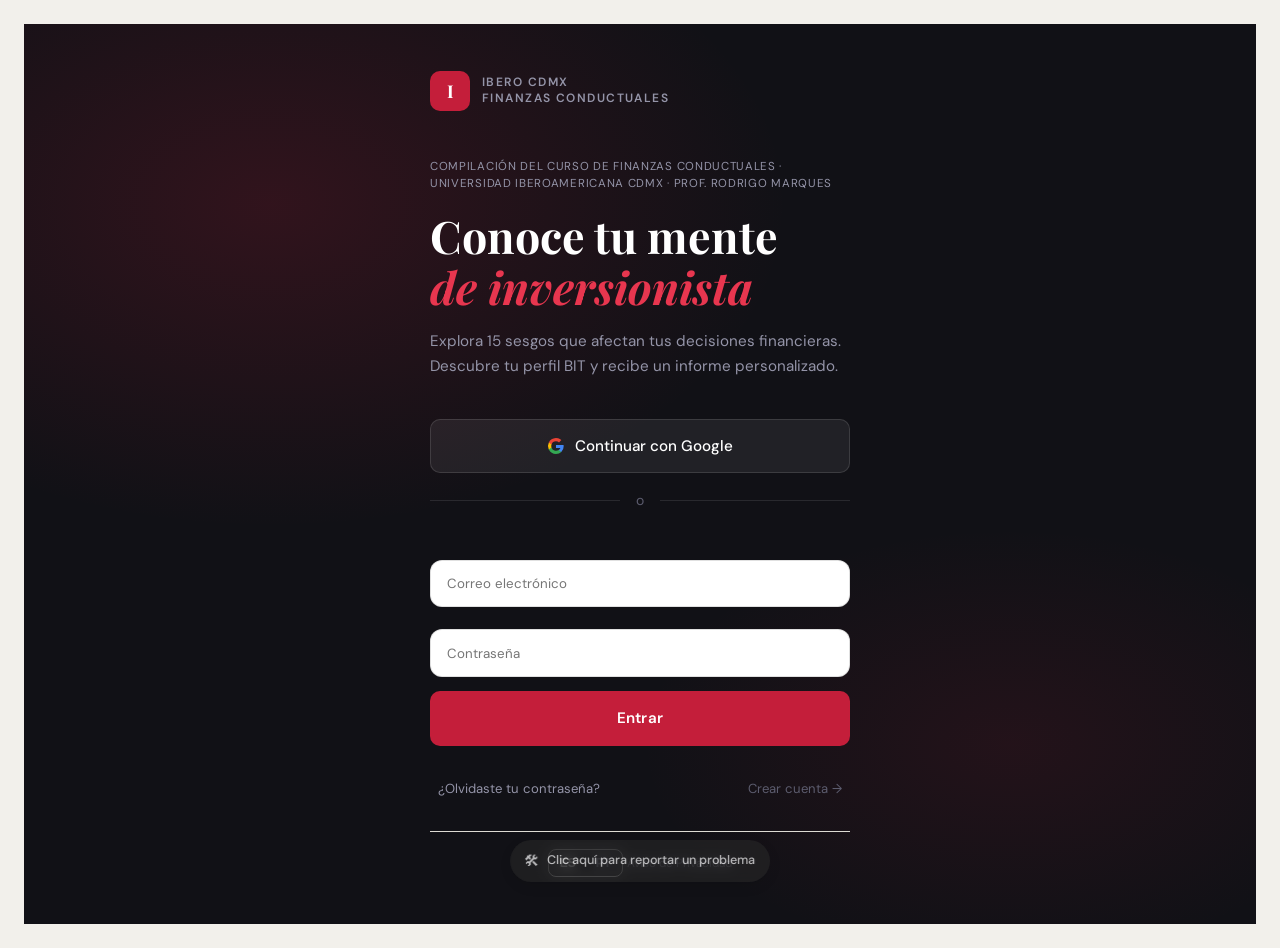
<file: public/index.html>
<!DOCTYPE html>
<html lang="es">
<head>
  <meta charset="UTF-8">
  <meta name="viewport" content="width=device-width, initial-scale=1.0">
  <title>Finanzas Conductuales · Ibero CDMX</title>
  <meta name="description" content="Curso de finanzas conductuales compilado en una app: descubre tu perfil como inversor y cómo 15 sesgos cognitivos afectan tus decisiones con dinero. En sesiones cortas, ~5 min por módulo.">

  <!-- Open Graph -->
  <meta property="og:type" content="website">
  <meta property="og:title" content="Finanzas Conductuales — descubre tu perfil como inversor">
  <meta property="og:description" content="15 sesgos cognitivos explicados con escenarios reales. Haz el test BIT y avanza a tu ritmo, módulo por módulo.">
  <meta property="og:image" content="https://finanzas-conductuales-ibero.netlify.app/og-image.svg">
  <meta property="og:url" content="https://finanzas-conductuales-ibero.netlify.app/">
  <meta property="og:locale" content="es_MX">

  <!-- Twitter -->
  <meta name="twitter:card" content="summary_large_image">
  <meta name="twitter:title" content="Finanzas Conductuales">
  <meta name="twitter:description" content="Descubre tu perfil como inversor y cómo los sesgos cognitivos afectan tus decisiones. A tu ritmo.">
  <meta name="twitter:image" content="https://finanzas-conductuales-ibero.netlify.app/og-image.svg">

  <link href="https://fonts.googleapis.com/css2?family=Playfair+Display:ital,wght@0,400;0,700;1,400&family=DM+Sans:wght@300;400;500;600;700&display=swap" rel="stylesheet">
  <link rel="stylesheet" href="css/styles.css?v=20260607c">
</head>
<body>
  <div id="app" class="app-root"></div>
  <script type="module" src="js/app.js?v=20260607c"></script>
</body>
</html>
</file>
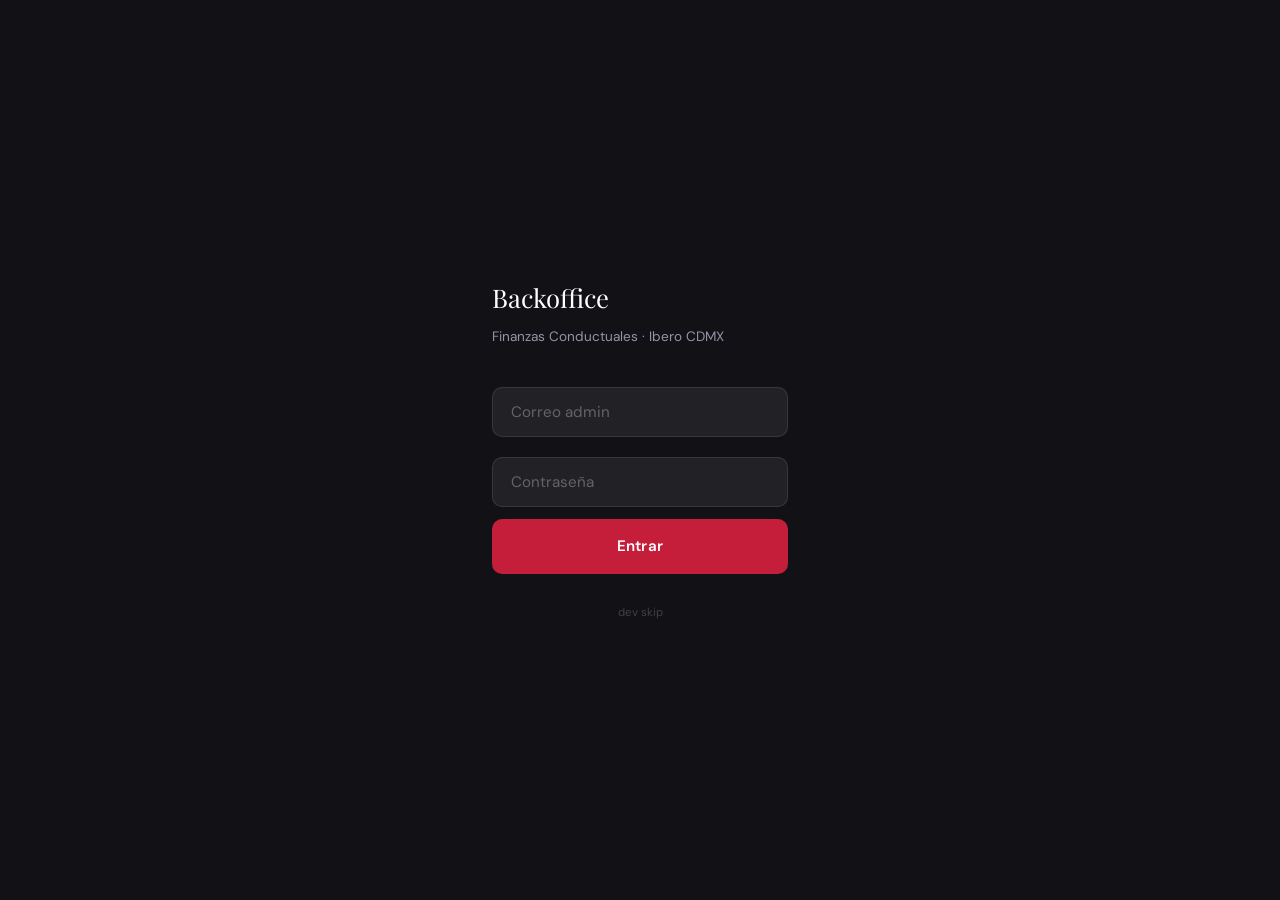
<file: public/admin.html>
<!DOCTYPE html>
<html lang="es">
<head>
  <meta charset="UTF-8">
  <meta name="viewport" content="width=device-width, initial-scale=1.0">
  <title>Backoffice · Finanzas Conductuales</title>
  <link href="https://fonts.googleapis.com/css2?family=Playfair+Display:ital,wght@0,400;0,700;1,400&family=DM+Sans:wght@300;400;500;600;700&display=swap" rel="stylesheet">
  <link rel="stylesheet" href="css/styles.css?v=20260423e">
</head>
<body>

<!-- LOGIN GATE -->
<div id="screen-login" style="min-height:100vh;display:flex;align-items:center;justify-content:center;background:var(--ink)">
  <div style="width:100%;max-width:360px;padding:2rem">
    <div style="font-family:var(--ff-display);font-size:1.6rem;color:white;margin-bottom:.5rem">Backoffice</div>
    <div style="font-size:.85rem;color:var(--ink-4);margin-bottom:2rem">Finanzas Conductuales · Ibero CDMX</div>
    <form id="login-form" style="display:flex;flex-direction:column;gap:12px">
      <input type="email" name="email" placeholder="Correo admin" class="auth-input" required>
      <input type="password" name="password" placeholder="Contraseña" class="auth-input" required>
      <button type="submit" class="btn-primary">Entrar</button>
      <div id="login-error" style="display:none;font-size:.85rem;color:#FCA5A5;text-align:center"></div>
    </form>
    <div style="margin-top:1.5rem;text-align:center">
      <button id="dev-skip" style="background:none;border:none;font-size:.72rem;color:rgba(255,255,255,.2);cursor:pointer;font-family:var(--ff-body)">dev skip</button>
    </div>
  </div>
</div>

<!-- ADMIN APP -->
<div id="admin-app" hidden>
  <nav class="admin-nav">
    <div class="admin-nav-title">Backoffice · Finanzas Conductuales</div>
    <div style="display:flex;align-items:center;gap:1rem">
      <span id="last-refresh" style="color:rgba(255,255,255,.35);font-size:.72rem"></span>
      <label style="display:inline-flex;align-items:center;gap:4px;color:rgba(255,255,255,.55);font-size:.72rem;cursor:pointer;user-select:none">
        <input type="checkbox" id="btn-autorefresh" style="cursor:pointer"> Auto 30s
      </label>
      <button class="btn-ghost" id="btn-refresh" style="color:rgba(255,255,255,.6);border-color:rgba(255,255,255,.2)">↻ Actualizar</button>
      <a href="index.html" style="color:rgba(255,255,255,.4);font-size:.8rem;text-decoration:none">← App</a>
    </div>
  </nav>

  <div class="admin-body">
    <div class="admin-tabs">
      <button class="tab-btn active" data-tab="resumen">Resumen</button>
      <button class="tab-btn" data-tab="preguntas">Preguntas</button>
      <button class="tab-btn" data-tab="usuarios">Usuarios</button>
      <button class="tab-btn" data-tab="feedback">Feedback</button>
      <button class="tab-btn" data-tab="next-steps">Próximos pasos</button>
      <button class="tab-btn" data-tab="errores">Errores</button>
      <button class="tab-btn" data-tab="backups">Backups</button>
    </div>

    <div class="tab-content">
      <div id="tab-resumen"   class="tab-pane active"><p style="color:var(--ink-4)">Cargando…</p></div>
      <div id="tab-preguntas" class="tab-pane"><p style="color:var(--ink-4)">Cargando…</p></div>
      <div id="tab-usuarios"  class="tab-pane"><p style="color:var(--ink-4)">Cargando…</p></div>
      <div id="tab-feedback"  class="tab-pane"><p style="color:var(--ink-4)">Cargando…</p></div>
      <div id="tab-next-steps" class="tab-pane"><p style="color:var(--ink-4)">Cargando…</p></div>
      <div id="tab-errores"   class="tab-pane"><p style="color:var(--ink-4)">Cargando…</p></div>
      <div id="tab-backups"   class="tab-pane"><p style="color:var(--ink-4)">Cargando…</p></div>
    </div>
  </div>
</div>

<!-- USER DETAIL DRAWER -->
<div id="user-detail" style="position:fixed;inset:0;z-index:1000;display:none;justify-content:flex-end">
  <div id="user-detail-backdrop" style="position:absolute;inset:0;background:rgba(0,0,0,.45)"></div>
  <div style="position:relative;width:100%;max-width:880px;background:var(--paper);overflow-y:auto;box-shadow:-12px 0 40px rgba(0,0,0,.25)">
    <div id="user-detail-body" style="padding:1.75rem 2rem"></div>
  </div>
</div>

<script type="module" src="js/admin.js?v=20260423e"></script>
</body>
</html>
</file>
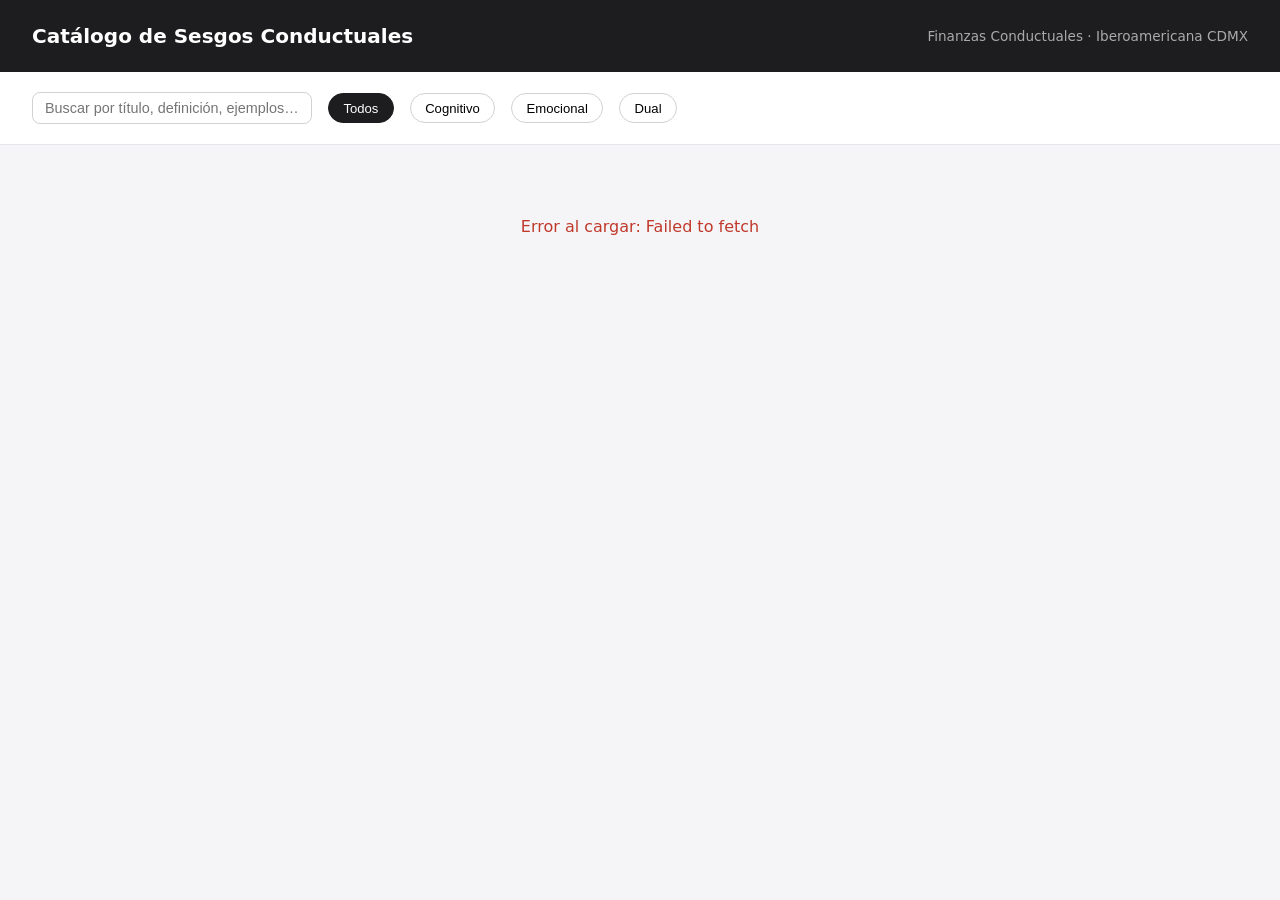
<file: public/catalogo.html>
<!DOCTYPE html>
<html lang="es">
<head>
  <meta charset="UTF-8" />
  <meta name="viewport" content="width=device-width, initial-scale=1.0" />
  <title>Catálogo de Sesgos — Finanzas Conductuales</title>
  <style>
    *, *::before, *::after { box-sizing: border-box; margin: 0; padding: 0; }

    body {
      font-family: 'Segoe UI', system-ui, sans-serif;
      background: #f5f5f7;
      color: #1d1d1f;
      min-height: 100vh;
    }

    header {
      background: #1d1d1f;
      color: #fff;
      padding: 1.5rem 2rem;
      display: flex;
      align-items: center;
      justify-content: space-between;
    }
    header h1 { font-size: 1.25rem; font-weight: 600; }
    header span { font-size: .85rem; color: #aaa; }

    .controls {
      padding: 1.25rem 2rem;
      display: flex;
      gap: 1rem;
      align-items: center;
      flex-wrap: wrap;
      background: #fff;
      border-bottom: 1px solid #e5e5ea;
    }
    .controls input {
      padding: .45rem .75rem;
      border: 1px solid #d1d1d6;
      border-radius: 8px;
      font-size: .9rem;
      width: 280px;
      outline: none;
    }
    .controls input:focus { border-color: #007aff; }
    .filter-btn {
      padding: .4rem .9rem;
      border-radius: 20px;
      border: 1px solid #d1d1d6;
      background: #fff;
      font-size: .82rem;
      cursor: pointer;
      transition: all .15s;
    }
    .filter-btn.active { background: #1d1d1f; color: #fff; border-color: #1d1d1f; }
    .filter-btn:hover:not(.active) { background: #f5f5f7; }
    .count { margin-left: auto; font-size: .85rem; color: #6e6e73; }

    .table-wrap {
      padding: 1.5rem 2rem;
      overflow-x: auto;
    }
    table {
      width: 100%;
      border-collapse: collapse;
      background: #fff;
      border-radius: 12px;
      overflow: hidden;
      box-shadow: 0 1px 3px rgba(0,0,0,.08);
      font-size: .875rem;
    }
    thead tr { background: #f5f5f7; }
    th {
      padding: .75rem 1rem;
      text-align: left;
      font-weight: 600;
      font-size: .78rem;
      text-transform: uppercase;
      letter-spacing: .04em;
      color: #6e6e73;
      white-space: nowrap;
      cursor: pointer;
      user-select: none;
    }
    th:hover { color: #1d1d1f; }
    th.sorted { color: #007aff; }
    th .arrow { margin-left: .3rem; opacity: .5; }
    th.sorted .arrow { opacity: 1; }

    td {
      padding: .75rem 1rem;
      border-top: 1px solid #f0f0f5;
      vertical-align: top;
    }
    tr:hover td { background: #fafafa; }

    .tipo-badge {
      display: inline-block;
      padding: .2rem .55rem;
      border-radius: 20px;
      font-size: .75rem;
      font-weight: 600;
      white-space: nowrap;
    }
    .tipo-badge.cognitivo { background: #e3f0ff; color: #0066cc; }
    .tipo-badge.emocional { background: #fff0e3; color: #b05600; }
    .tipo-badge.dual      { background: #f0e3ff; color: #6600cc; }

    .clase-badge {
      display: inline-block;
      background: #f5f5f7;
      border-radius: 6px;
      padding: .15rem .5rem;
      font-size: .8rem;
      color: #6e6e73;
    }

    .titulo-cell strong { display: block; font-weight: 600; }
    .titulo-cell em { font-style: italic; font-size: .8rem; color: #8e8e93; }

    .def-cell { max-width: 320px; color: #3a3a3c; line-height: 1.5; }

    .exp-cell { max-width: 360px; color: #3a3a3c; line-height: 1.5; }
    .exp-cell.collapsed {
      display: -webkit-box;
      -webkit-line-clamp: 3;
      -webkit-box-orient: vertical;
      overflow: hidden;
    }

    .ejemplos-cell { max-width: 280px; }
    .ejemplo-item { margin-bottom: .5rem; }
    .ejemplo-label { font-weight: 600; font-size: .78rem; color: #007aff; }
    .ejemplo-text { font-size: .82rem; color: #3a3a3c; line-height: 1.4; }

    .antidotos-cell { max-width: 280px; }
    .antidoto-item {
      display: flex;
      gap: .4rem;
      margin-bottom: .4rem;
      font-size: .82rem;
      color: #1c7c54;
      line-height: 1.4;
    }
    .antidoto-item::before { content: "✓"; flex-shrink: 0; font-weight: 700; }

    .expand-btn {
      background: none;
      border: none;
      color: #007aff;
      cursor: pointer;
      font-size: .8rem;
      padding: .2rem 0;
      margin-top: .25rem;
      display: block;
    }

    .modal-overlay {
      display: none;
      position: fixed; inset: 0;
      background: rgba(0,0,0,.4);
      z-index: 100;
      align-items: center;
      justify-content: center;
      padding: 1rem;
    }
    .modal-overlay.open { display: flex; }
    .modal {
      background: #fff;
      border-radius: 16px;
      max-width: 680px;
      width: 100%;
      max-height: 90vh;
      overflow-y: auto;
      padding: 2rem;
      position: relative;
    }
    .modal-close {
      position: absolute; top: 1rem; right: 1rem;
      background: #f5f5f7; border: none; border-radius: 50%;
      width: 32px; height: 32px;
      cursor: pointer; font-size: 1rem; color: #6e6e73;
    }
    .modal h2 { font-size: 1.35rem; margin-bottom: .25rem; }
    .modal .modal-sub { color: #8e8e93; font-style: italic; margin-bottom: 1.25rem; }
    .modal section { margin-bottom: 1.5rem; }
    .modal section h3 { font-size: .8rem; text-transform: uppercase; letter-spacing: .05em; color: #6e6e73; margin-bottom: .6rem; font-weight: 600; }
    .modal section p { line-height: 1.6; color: #3a3a3c; font-size: .9rem; }
    .modal .modal-meta { display: flex; gap: .75rem; margin-bottom: 1.5rem; align-items: center; }

    .loading { text-align: center; padding: 3rem; color: #6e6e73; }
    .error { text-align: center; padding: 3rem; color: #c0392b; }

    @media (max-width: 768px) {
      .table-wrap { padding: 1rem; }
      .controls { padding: 1rem; }
      .def-cell, .exp-cell, .ejemplos-cell, .antidotos-cell { max-width: 220px; }
    }
  </style>
</head>
<body>

<header>
  <h1>Catálogo de Sesgos Conductuales</h1>
  <span>Finanzas Conductuales · Iberoamericana CDMX</span>
</header>

<div class="controls">
  <input type="text" id="search" placeholder="Buscar por título, definición, ejemplos…" />
  <button class="filter-btn active" data-tipo="all">Todos</button>
  <button class="filter-btn" data-tipo="cognitivo">Cognitivo</button>
  <button class="filter-btn" data-tipo="emocional">Emocional</button>
  <button class="filter-btn" data-tipo="dual">Dual</button>
  <span class="count" id="count"></span>
</div>

<div class="table-wrap">
  <div class="loading" id="loading">Cargando módulos…</div>
  <table id="table" style="display:none">
    <thead>
      <tr>
        <th data-col="clase">Clase <span class="arrow">↕</span></th>
        <th data-col="tipo">Tipo <span class="arrow">↕</span></th>
        <th data-col="titulo">Título / Subtítulo <span class="arrow">↕</span></th>
        <th>Definición</th>
        <th>Explicación</th>
        <th>Ejemplos concretos</th>
        <th>Antídotos</th>
      </tr>
    </thead>
    <tbody id="tbody"></tbody>
  </table>
  <div class="error" id="error" style="display:none"></div>
</div>

<div class="modal-overlay" id="modal-overlay">
  <div class="modal" id="modal">
    <button class="modal-close" id="modal-close">✕</button>
    <div id="modal-content"></div>
  </div>
</div>

<script type="module">
  const SUPABASE_URL = 'https://ncausitrddvtoyivolkj.supabase.co';
  const SUPABASE_KEY = 'eyJhbGciOiJIUzI1NiIsInR5cCI6IkpXVCJ9.eyJpc3MiOiJzdXBhYmFzZSIsInJlZiI6Im5jYXVzaXRyZGR2dG95aXZvbGtqIiwicm9sZSI6ImFub24iLCJpYXQiOjE3NzYwNDI0NDAsImV4cCI6MjA5MTYxODQ0MH0.FqUNSkwcMVnC3DfyMV4eTOVDqS67dcTbK3TydZinnq4';

  let allData = [];
  let sortCol = 'clase';
  let sortDir = 1;
  let filterTipo = 'all';
  let searchQ = '';

  async function load() {
    try {
      const res = await fetch(`${SUPABASE_URL}/rest/v1/sesgos_catalog?select=*&order=clase.asc`, {
        headers: { apikey: SUPABASE_KEY, Authorization: `Bearer ${SUPABASE_KEY}` }
      });
      if (!res.ok) throw new Error(await res.text());
      allData = await res.json();
      document.getElementById('loading').style.display = 'none';
      document.getElementById('table').style.display = '';
      render();
    } catch (e) {
      document.getElementById('loading').style.display = 'none';
      const el = document.getElementById('error');
      el.style.display = '';
      el.textContent = 'Error al cargar: ' + e.message;
    }
  }

  function filtered() {
    return allData
      .filter(r => filterTipo === 'all' || r.tipo === filterTipo)
      .filter(r => {
        if (!searchQ) return true;
        const q = searchQ.toLowerCase();
        return [r.titulo, r.subtitulo, r.definicion, r.explicacion,
                JSON.stringify(r.ejemplos), JSON.stringify(r.antidotos)]
          .some(f => f?.toLowerCase().includes(q));
      })
      .sort((a, b) => {
        const av = a[sortCol], bv = b[sortCol];
        if (typeof av === 'number') return (av - bv) * sortDir;
        return String(av).localeCompare(String(bv)) * sortDir;
      });
  }

  function render() {
    const rows = filtered();
    document.getElementById('count').textContent = `${rows.length} sesgo${rows.length !== 1 ? 's' : ''}`;
    const tbody = document.getElementById('tbody');
    tbody.innerHTML = rows.map(r => `
      <tr>
        <td><span class="clase-badge">Clase ${r.clase}</span></td>
        <td><span class="tipo-badge ${r.tipo}">${r.tipo.charAt(0).toUpperCase() + r.tipo.slice(1)}</span></td>
        <td class="titulo-cell">
          <strong>${r.titulo}</strong>
          <em>${r.subtitulo}</em>
        </td>
        <td class="def-cell">${r.definicion}</td>
        <td class="exp-cell">
          <span class="exp-short collapsed">${r.explicacion}</span>
          <button class="expand-btn" onclick="toggleExp(this)">Ver más</button>
        </td>
        <td class="ejemplos-cell">${(r.ejemplos || []).map(e => `
          <div class="ejemplo-item">
            <div class="ejemplo-label">${e.label}</div>
            <div class="ejemplo-text">${e.text}</div>
          </div>`).join('')}
        </td>
        <td class="antidotos-cell">${(r.antidotos || []).map(a => `
          <div class="antidoto-item">${a}</div>`).join('')}
        </td>
      </tr>
    `).join('');

    // update sort arrows
    document.querySelectorAll('th[data-col]').forEach(th => {
      th.classList.toggle('sorted', th.dataset.col === sortCol);
      const arrow = th.querySelector('.arrow');
      if (arrow) arrow.textContent = th.dataset.col === sortCol ? (sortDir === 1 ? '↑' : '↓') : '↕';
    });
  }

  window.toggleExp = function(btn) {
    const span = btn.previousElementSibling;
    const collapsed = span.classList.toggle('collapsed');
    btn.textContent = collapsed ? 'Ver más' : 'Ver menos';
  };

  // Sort
  document.querySelectorAll('th[data-col]').forEach(th => {
    th.addEventListener('click', () => {
      if (sortCol === th.dataset.col) sortDir *= -1;
      else { sortCol = th.dataset.col; sortDir = 1; }
      render();
    });
  });

  // Filter buttons
  document.querySelectorAll('.filter-btn').forEach(btn => {
    btn.addEventListener('click', () => {
      filterTipo = btn.dataset.tipo;
      document.querySelectorAll('.filter-btn').forEach(b => b.classList.remove('active'));
      btn.classList.add('active');
      render();
    });
  });

  // Search
  document.getElementById('search').addEventListener('input', e => {
    searchQ = e.target.value.trim();
    render();
  });

  // Modal close
  document.getElementById('modal-close').addEventListener('click', () => {
    document.getElementById('modal-overlay').classList.remove('open');
  });
  document.getElementById('modal-overlay').addEventListener('click', e => {
    if (e.target === e.currentTarget) e.currentTarget.classList.remove('open');
  });

  load();
</script>
</body>
</html>
</file>
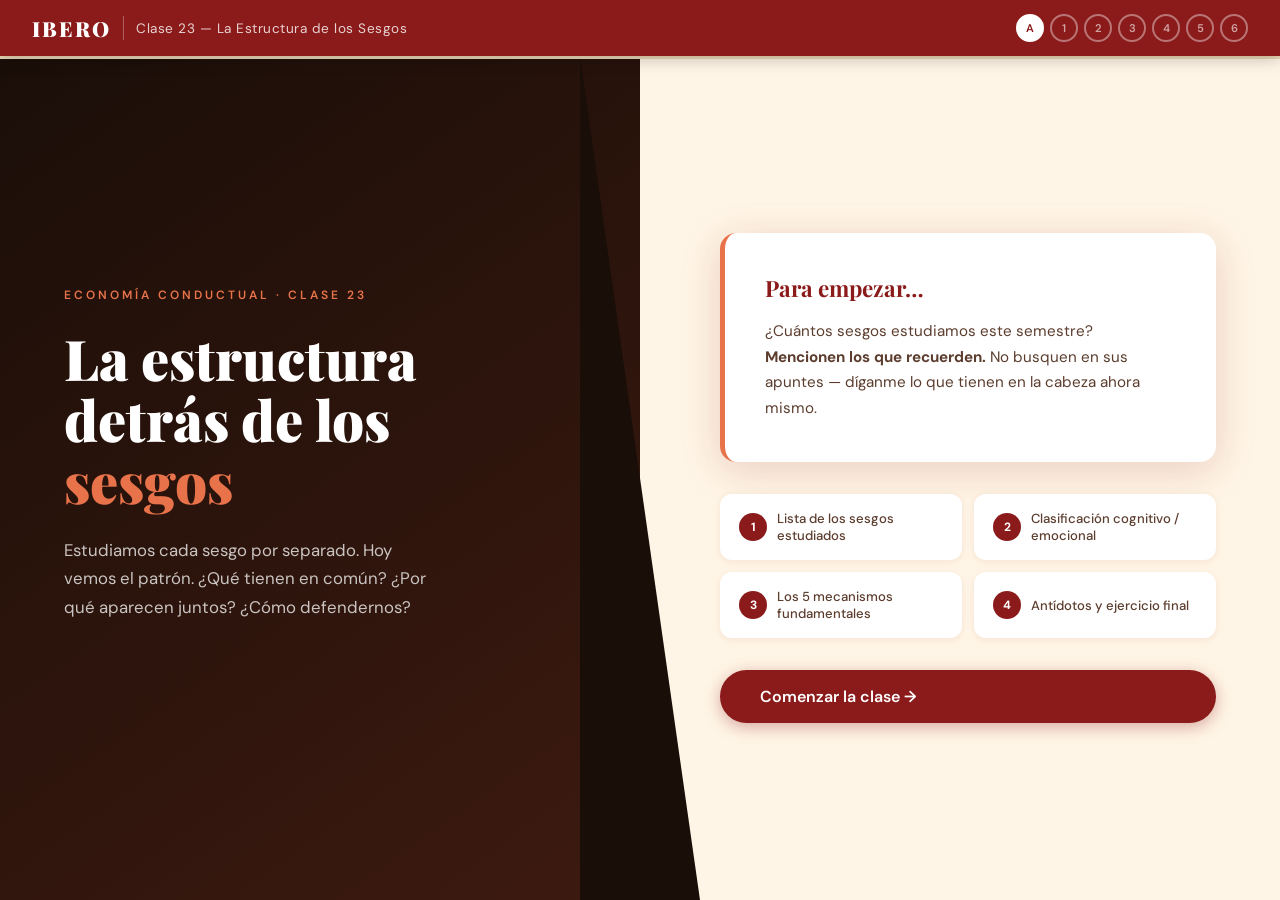
<file: public/Clase23_WrapUp_Sesgos.html>
<!DOCTYPE html>
<html lang="es">
<head>
<meta charset="UTF-8">
<meta name="viewport" content="width=device-width, initial-scale=1.0">
<title>Clase 23 — La Estructura de los Sesgos</title>
<link href="https://fonts.googleapis.com/css2?family=Playfair+Display:wght@400;700;900&family=DM+Sans:wght@300;400;500;600&display=swap" rel="stylesheet">
<style>
  :root {
    --ibero-red: #8B1A1A;
    --ibero-red-dark: #6B1414;
    --ibero-red-light: #C4403A;
    --ibero-orange: #E8734A;
    --ibero-cream: #FFF5E6;
    --ibero-warm: #F5E6D0;
    --ibero-sand: #EDD9B8;
    --text-dark: #2A1810;
    --text-mid: #5C3D2E;
    --text-light: #9A7B6E;
    --cog-color: #1A5276;
    --cog-light: #D6EAF8;
    --cog-mid: #2980B9;
    --emo-color: #6B1A1A;
    --emo-light: #FADBD8;
    --emo-mid: #C0392B;
    --ambig-color: #7D6608;
    --ambig-light: #FEF9E7;
    --white: #FFFFFF;
    --shadow: 0 4px 24px rgba(139,26,26,0.12);
    --shadow-lg: 0 8px 40px rgba(139,26,26,0.18);
  }

  * { margin: 0; padding: 0; box-sizing: border-box; }

  body {
    font-family: 'DM Sans', sans-serif;
    background: var(--ibero-cream);
    color: var(--text-dark);
    min-height: 100vh;
    overflow-x: hidden;
  }

  .nav {
    position: fixed;
    top: 0; left: 0; right: 0;
    z-index: 100;
    background: var(--ibero-red);
    padding: 0 2rem;
    height: 56px;
    display: flex;
    align-items: center;
    justify-content: space-between;
    box-shadow: 0 2px 16px rgba(0,0,0,0.25);
  }
  .nav-brand { display: flex; align-items: center; gap: 12px; }
  .nav-logo { font-family: 'Playfair Display', serif; font-weight: 900; font-size: 1.3rem; color: white; letter-spacing: 2px; }
  .nav-sep { width: 1px; height: 24px; background: rgba(255,255,255,0.3); }
  .nav-title { font-size: 0.85rem; color: rgba(255,255,255,0.8); font-weight: 400; letter-spacing: 0.5px; }
  .nav-steps { display: flex; gap: 6px; align-items: center; }
  .step-dot {
    width: 28px; height: 28px; border-radius: 50%;
    border: 2px solid rgba(255,255,255,0.4);
    display: flex; align-items: center; justify-content: center;
    font-size: 0.7rem; font-weight: 600; color: rgba(255,255,255,0.6);
    cursor: pointer; transition: all 0.3s; background: transparent;
  }
  .step-dot.active { background: white; color: var(--ibero-red); border-color: white; }
  .step-dot.done { background: rgba(255,255,255,0.25); color: white; border-color: rgba(255,255,255,0.6); }
  .nav-back {
    display: flex; align-items: center; gap: 6px;
    background: rgba(255,255,255,0.15); border: 1px solid rgba(255,255,255,0.25);
    color: white; border-radius: 20px; padding: 5px 14px;
    font-size: 0.8rem; font-weight: 600; cursor: pointer;
    font-family: 'DM Sans', sans-serif; transition: all 0.2s;
  }
  .nav-back:hover { background: rgba(255,255,255,0.28); }
  .nav-back.hidden { opacity: 0; pointer-events: none; }

  .screen { display: none; min-height: 100vh; padding-top: 56px; }
  .screen.active { display: block; }

  /* HERO */
  .hero {
    min-height: calc(100vh - 56px);
    display: grid; grid-template-columns: 1fr 1fr;
    position: relative; overflow: hidden;
  }
  .hero-left {
    background: linear-gradient(145deg, #1A0E08 0%, #3D1A10 100%);
    padding: 5rem 4rem;
    display: flex; flex-direction: column; justify-content: center;
    position: relative;
  }
  .hero-left::after {
    content: ''; position: absolute;
    right: -60px; top: 0; bottom: 0; width: 120px;
    background: #1A0E08;
    clip-path: polygon(0 0, 0 100%, 100% 100%);
    z-index: 2;
  }
  .hero-eyebrow { font-size: 0.75rem; letter-spacing: 3px; text-transform: uppercase; color: var(--ibero-orange); margin-bottom: 1.5rem; font-weight: 600; }
  .hero-title { font-family: 'Playfair Display', serif; font-size: 3.5rem; font-weight: 900; color: white; line-height: 1.1; margin-bottom: 1.5rem; }
  .hero-title span { color: var(--ibero-orange); }
  .hero-subtitle { font-size: 1.05rem; color: rgba(255,255,255,0.75); line-height: 1.7; max-width: 380px; margin-bottom: 3rem; }
  .hero-right { background: var(--ibero-cream); padding: 5rem 4rem 5rem 5rem; display: flex; flex-direction: column; justify-content: center; }
  .question-box { background: white; border-radius: 16px; padding: 2.5rem; box-shadow: var(--shadow-lg); border-left: 5px solid var(--ibero-orange); margin-bottom: 2rem; }
  .question-box h3 { font-family: 'Playfair Display', serif; font-size: 1.4rem; color: var(--ibero-red); margin-bottom: 1rem; }
  .question-box p { color: var(--text-mid); line-height: 1.7; font-size: 0.95rem; }
  .agenda { display: grid; grid-template-columns: 1fr 1fr; gap: 12px; }
  .agenda-item { background: white; border-radius: 12px; padding: 1rem 1.2rem; display: flex; align-items: center; gap: 10px; box-shadow: 0 2px 8px rgba(139,26,26,0.08); transition: transform 0.2s; }
  .agenda-item:hover { transform: translateY(-2px); }
  .agenda-num { width: 28px; height: 28px; background: var(--ibero-red); color: white; border-radius: 50%; display: flex; align-items: center; justify-content: center; font-size: 0.75rem; font-weight: 700; flex-shrink: 0; }
  .agenda-text { font-size: 0.82rem; color: var(--text-mid); font-weight: 500; line-height: 1.3; }
  .btn-start {
    margin-top: 2rem; background: var(--ibero-red); color: white; border: none;
    padding: 1rem 2.5rem; border-radius: 50px; font-size: 1rem; font-weight: 600;
    cursor: pointer; font-family: 'DM Sans', sans-serif; transition: all 0.3s;
    box-shadow: 0 4px 16px rgba(139,26,26,0.35); display: inline-flex; align-items: center; gap: 8px;
  }
  .btn-start:hover { background: var(--ibero-red-dark); transform: translateY(-2px); box-shadow: 0 6px 24px rgba(139,26,26,0.45); }

  /* SECCIÓN GENÉRICA */
  .section-wrap { max-width: 1200px; margin: 0 auto; padding: 3rem 2.5rem; }
  .section-header { display: flex; align-items: flex-start; gap: 1.5rem; margin-bottom: 2.5rem; padding-bottom: 1.5rem; border-bottom: 2px solid var(--ibero-sand); }
  .section-num { width: 52px; height: 52px; background: var(--ibero-red); color: white; border-radius: 14px; display: flex; align-items: center; justify-content: center; font-family: 'Playfair Display', serif; font-size: 1.4rem; font-weight: 700; flex-shrink: 0; }
  .section-info h2 { font-family: 'Playfair Display', serif; font-size: 1.8rem; color: var(--ibero-red); margin-bottom: 0.3rem; }
  .section-info p { color: var(--text-light); font-size: 0.9rem; }

  /* SESGOS */
  .sesgos-intro { background: white; border-radius: 16px; padding: 2rem 2.5rem; margin-bottom: 2rem; box-shadow: var(--shadow); border-left: 5px solid var(--ibero-orange); }
  .sesgos-intro p { color: var(--text-mid); line-height: 1.7; }
  .sesgos-grid { display: grid; grid-template-columns: repeat(auto-fill, minmax(240px, 1fr)); gap: 12px; margin-bottom: 2rem; }
  .sesgo-card { background: white; border-radius: 12px; padding: 1rem 1.3rem; box-shadow: 0 2px 8px rgba(139,26,26,0.08); display: flex; align-items: center; gap: 10px; cursor: pointer; transition: transform 0.3s, box-shadow 0.3s, border-color 0.3s; border: 2px solid transparent; }
  .sesgo-card:hover { transform: translateY(-2px); box-shadow: var(--shadow); border-color: var(--ibero-orange); }
  .sesgo-num { width: 26px; height: 26px; background: var(--ibero-sand); color: var(--ibero-red); border-radius: 8px; display: flex; align-items: center; justify-content: center; font-size: 0.7rem; font-weight: 700; flex-shrink: 0; }
  .sesgo-name { font-size: 0.88rem; font-weight: 500; color: var(--text-dark); }
  .sesgo-clase { font-size: 0.72rem; color: var(--text-light); margin-top: 2px; }

  /* CLASIFICACIÓN */
  .def-box { background: white; border-radius: 14px; padding: 1.5rem 2rem; box-shadow: var(--shadow); margin-bottom: 1.5rem; display: grid; grid-template-columns: 1fr 1fr 1fr; gap: 1rem; }
  .def-item { border-radius: 10px; padding: 1.2rem 1.5rem; }
  .def-item h4 { font-size: 0.72rem; font-weight: 700; letter-spacing: 2px; text-transform: uppercase; margin-bottom: 0.6rem; }
  .def-item p { font-size: 0.83rem; line-height: 1.6; }
  .def-cog { background: var(--cog-light); } .def-cog h4 { color: var(--cog-color); } .def-cog p { color: #1A4F72; }
  .def-emo { background: var(--emo-light); } .def-emo h4 { color: var(--emo-color); } .def-emo p { color: #6B1A1A; }
  .def-prag { background: var(--ibero-warm); } .def-prag h4 { color: var(--ibero-red); } .def-prag p { color: var(--text-mid); }

  .pool-section { background: white; border-radius: 16px; padding: 1.5rem 2rem; box-shadow: var(--shadow); margin-bottom: 1.5rem; }
  .pool-title { font-size: 0.8rem; font-weight: 700; color: var(--text-light); letter-spacing: 2px; text-transform: uppercase; margin-bottom: 1rem; }
  .pool-cards { display: flex; flex-wrap: wrap; gap: 8px; }
  .pool-card { background: var(--ibero-warm); border: 2px solid var(--ibero-sand); border-radius: 8px; padding: 0.45rem 0.9rem; font-size: 0.82rem; font-weight: 500; color: var(--text-mid); cursor: pointer; transition: all 0.25s; display: flex; align-items: center; gap: 6px; }
  .pool-card:hover { background: var(--ibero-red); color: white; border-color: var(--ibero-red); transform: translateY(-2px); }
  .result-col { background: white; border-radius: 14px; padding: 1.2rem 1.5rem; box-shadow: var(--shadow); min-height: 200px; }
  .result-col-title { font-size: 0.75rem; font-weight: 700; letter-spacing: 2px; text-transform: uppercase; padding: 4px 10px; border-radius: 20px; display: inline-block; margin-bottom: 1rem; }
  .rc-cog .result-col-title { background: var(--cog-light); color: var(--cog-color); }
  .rc-emo .result-col-title { background: var(--emo-light); color: var(--emo-color); }
  .classified-item { font-size: 0.82rem; padding: 0.4rem 0.7rem; border-radius: 7px; margin-bottom: 6px; font-weight: 500; display: flex; align-items: center; justify-content: space-between; cursor: pointer; transition: opacity 0.2s; }
  .classified-item:hover { opacity: 0.7; }
  .rc-cog .classified-item { background: var(--cog-light); color: var(--cog-color); }
  .rc-emo .classified-item { background: var(--emo-light); color: var(--emo-color); }

  /* MECANISMOS */
  .mecanismos-intro { background: white; border-radius: 16px; padding: 1.8rem 2.5rem; margin-bottom: 2rem; box-shadow: var(--shadow); border-left: 5px solid var(--ibero-orange); }
  .mec-grid { display: grid; grid-template-columns: repeat(5, 1fr); gap: 1rem; margin-bottom: 2.5rem; }
  .mec-card { border-radius: 16px; padding: 1.5rem 1.2rem; cursor: pointer; transition: all 0.3s; }
  .mec-card:hover { transform: translateY(-4px); box-shadow: var(--shadow-lg); }
  .mec-icon { font-size: 2rem; margin-bottom: 0.8rem; }
  .mec-num { font-size: 0.65rem; font-weight: 700; letter-spacing: 2px; text-transform: uppercase; opacity: 0.6; margin-bottom: 0.4rem; }
  .mec-name { font-family: 'Playfair Display', serif; font-size: 1rem; font-weight: 700; line-height: 1.2; margin-bottom: 0.6rem; }
  .mec-phrase { font-size: 0.75rem; line-height: 1.5; opacity: 0.8; }
  .mec1 { background: #FADBD8; color: #922B21; } .mec2 { background: #E8DAEF; color: #6C3483; }
  .mec3 { background: #D6EAF8; color: #1A5276; } .mec4 { background: #D5F5E3; color: #1E8449; }
  .mec5 { background: #FEF9E7; color: #9A7D0A; border: 1px solid #F9E79F; }

  .mec-atrib-section { background: white; border-radius: 16px; padding: 2rem 2.5rem; box-shadow: var(--shadow); }
  .mec-atrib-title { font-size: 0.8rem; font-weight: 700; letter-spacing: 2px; text-transform: uppercase; color: var(--text-light); margin-bottom: 1.5rem; }
  .atrib-pool { display: flex; flex-wrap: wrap; gap: 8px; margin-bottom: 2rem; min-height: 48px; padding: 0.8rem; background: var(--ibero-warm); border-radius: 12px; border: 2px dashed var(--ibero-sand); }
  .atrib-card { background: white; border: 2px solid var(--ibero-sand); border-radius: 8px; padding: 0.4rem 0.9rem; font-size: 0.8rem; font-weight: 500; color: var(--text-mid); cursor: pointer; transition: all 0.25s; }
  .atrib-card:hover { transform: translateY(-2px); box-shadow: 0 4px 12px rgba(0,0,0,0.1); }
  .mec-rows { display: flex; flex-direction: column; gap: 12px; }
  .mec-row { display: grid; grid-template-columns: 180px 1fr; gap: 1rem; align-items: start; }
  .mec-row-label { border-radius: 10px; padding: 0.6rem 1rem; font-size: 0.8rem; font-weight: 700; display: flex; align-items: center; gap: 6px; cursor: pointer; transition: all 0.2s; }
  .mec-row-label:hover { opacity: 0.85; }
  .mec-row-drop { min-height: 46px; background: var(--ibero-cream); border-radius: 10px; border: 2px dashed var(--ibero-sand); padding: 0.5rem 0.8rem; display: flex; flex-wrap: wrap; gap: 6px; align-items: center; }
  .placed-tag { border-radius: 7px; padding: 4px 10px; font-size: 0.78rem; font-weight: 600; cursor: pointer; transition: all 0.2s; display: flex; align-items: center; gap: 4px; }
  .placed-tag:hover { opacity: 0.7; }

  /* ANTÍDOTOS */
  .antidotos-intro { background: white; border-radius: 16px; padding: 1.8rem 2.5rem; margin-bottom: 2rem; box-shadow: var(--shadow); border-left: 5px solid var(--ibero-orange); }
  .antidoto-card { background: white; border-radius: 20px; padding: 2rem 2.5rem; box-shadow: var(--shadow); margin-bottom: 1.5rem; border-top: 4px solid var(--ibero-red); position: relative; overflow: hidden; }
  .antidoto-card::before { content: attr(data-num); position: absolute; top: -10px; right: 20px; font-family: 'Playfair Display', serif; font-size: 8rem; font-weight: 900; color: var(--ibero-red); opacity: 0.04; line-height: 1; }
  .antidoto-header { display: flex; align-items: flex-start; gap: 1.2rem; margin-bottom: 1.5rem; }
  .antidoto-icon { width: 52px; height: 52px; background: var(--ibero-red); color: white; border-radius: 14px; display: flex; align-items: center; justify-content: center; font-size: 1.5rem; flex-shrink: 0; }
  .antidoto-title { font-family: 'Playfair Display', serif; font-size: 1.4rem; color: var(--ibero-red); margin-bottom: 0.3rem; }
  .antidoto-tagline { font-size: 0.85rem; color: var(--text-light); font-style: italic; }
  .antidoto-grid { display: grid; grid-template-columns: 1fr 1fr; gap: 1rem; margin-bottom: 1.5rem; }
  .antidoto-section { background: var(--ibero-cream); border-radius: 12px; padding: 1.2rem 1.5rem; }
  .antidoto-section h4 { font-size: 0.72rem; font-weight: 700; letter-spacing: 2px; text-transform: uppercase; color: var(--ibero-red); margin-bottom: 0.7rem; }
  .antidoto-section p { font-size: 0.85rem; line-height: 1.7; color: var(--text-mid); }
  .antidoto-mecanismos { display: flex; flex-wrap: wrap; gap: 8px; margin-top: 1rem; }
  .ant-mec-tag { padding: 4px 12px; border-radius: 20px; font-size: 0.75rem; font-weight: 600; }
  .ant-practica { background: var(--ibero-warm); border-radius: 12px; padding: 1.2rem 1.5rem; border-left: 3px solid var(--ibero-orange); }
  .ant-practica h4 { font-size: 0.72rem; font-weight: 700; letter-spacing: 2px; text-transform: uppercase; color: var(--ibero-orange); margin-bottom: 0.7rem; }
  .ant-practica p { font-size: 0.85rem; line-height: 1.7; color: var(--text-mid); }

  /* LISTA AMPLIA */
  .lista-amplia { background: white; border-radius: 16px; padding: 2rem 2.5rem; box-shadow: var(--shadow); margin-bottom: 1.5rem; }
  .lista-amplia-title { font-family: 'Playfair Display', serif; font-size: 1.2rem; color: var(--ibero-red); margin-bottom: 0.5rem; }
  .lista-amplia-sub { font-size: 0.85rem; color: var(--text-light); margin-bottom: 1.5rem; }
  .lista-mec-group { margin-bottom: 1.2rem; }
  .lista-mec-label { font-size: 0.72rem; font-weight: 700; letter-spacing: 2px; text-transform: uppercase; padding: 3px 10px; border-radius: 20px; display: inline-block; margin-bottom: 0.7rem; }
  .lista-items { display: flex; flex-wrap: wrap; gap: 6px; }
  .lista-item { background: var(--ibero-warm); border: 1px solid var(--ibero-sand); border-radius: 7px; padding: 4px 10px; font-size: 0.8rem; color: var(--text-mid); }

  /* PERFIL BIT — NUEVO */
  .profile-selector { display: flex; gap: 10px; flex-wrap: wrap; margin-bottom: 1.5rem; }
  .prof-btn {
    display: flex; align-items: center; gap: 8px;
    padding: 10px 18px; border-radius: 50px; border: 2px solid;
    font-size: 0.85rem; font-weight: 700; cursor: pointer;
    font-family: 'DM Sans', sans-serif; transition: all 0.25s;
  }
  .prof-btn-name { font-weight: 400; font-size: 0.75rem; }

  /* BAR CHART */
  .mec-group-block { margin-bottom: 1.5rem; }
  .mec-group-header {
    display: flex; align-items: center; gap: 10px;
    padding: 0.55rem 1rem; border-radius: 10px; border-left: 4px solid;
    margin-bottom: 0.75rem;
  }
  .mec-group-icon { font-size: 1.1rem; }
  .mec-group-name { font-size: 0.85rem; font-weight: 700; flex: 1; }
  .mec-group-badge { font-size: 0.72rem; font-weight: 700; padding: 3px 10px; border-radius: 20px; background: white; }
  .mec-group-count { font-size: 0.72rem; opacity: 0.65; }

  .sesgo-bar-row { display: flex; align-items: center; gap: 10px; margin-bottom: 7px; }
  .sesgo-bar-label { width: 170px; font-size: 0.78rem; color: var(--text-mid); font-weight: 500; text-align: right; flex-shrink: 0; white-space: nowrap; overflow: hidden; text-overflow: ellipsis; cursor: pointer; transition: color 0.15s; }
  .sesgo-bar-label:hover { color: var(--ibero-red); }
  .sesgo-bar-track { flex: 1; height: 22px; background: #F0E8DC; border-radius: 5px; overflow: hidden; position: relative; }
  .sesgo-bar-fill { height: 100%; border-radius: 5px; transition: width 0.7s cubic-bezier(.4,0,.2,1); display: flex; align-items: center; padding-left: 8px; }
  .sesgo-bar-text { font-size: 0.68rem; font-weight: 700; color: white; opacity: 0; transition: opacity 0.3s 0.4s; white-space: nowrap; }
  .sesgo-bar-fill.visible .sesgo-bar-text { opacity: 1; }
  .sesgo-bar-risk { width: 70px; font-size: 0.72rem; font-weight: 700; flex-shrink: 0; }

  .profile-callout {
    display: flex; align-items: center; gap: 14px;
    padding: 1rem 1.25rem; border-radius: 12px; border: 2px solid;
    margin-bottom: 1.5rem;
  }
  .profile-callout-emoji { font-size: 2rem; }
  .profile-callout-name { font-family: 'Playfair Display', serif; font-size: 1.15rem; font-weight: 700; }
  .profile-callout-sub { font-size: 0.78rem; opacity: 0.75; margin-top: 2px; }
  .profile-callout-tipo { font-size: 0.7rem; font-weight: 700; padding: 2px 8px; border-radius: 20px; background: rgba(255,255,255,0.5); margin-top: 4px; display: inline-block; }

  .blindspot-callout {
    background: var(--ibero-red);
    border-radius: 14px;
    padding: 1.25rem 1.5rem;
    margin-bottom: 1.5rem;
    color: white;
  }
  .blindspot-callout-title { font-size: 0.7rem; font-weight: 700; letter-spacing: 2px; text-transform: uppercase; opacity: 0.7; margin-bottom: 0.6rem; }
  .blindspot-tags { display: flex; flex-wrap: wrap; gap: 6px; }
  .blindspot-tag { background: rgba(255,255,255,0.15); border: 1px solid rgba(255,255,255,0.25); border-radius: 8px; padding: 4px 10px; font-size: 0.78rem; font-weight: 600; }

  /* MATRIZ */
  .matriz-wrap { overflow-x: auto; border-radius: 16px; box-shadow: var(--shadow); }
  .matriz-table { width: 100%; border-collapse: collapse; background: white; border-radius: 16px; overflow: hidden; }
  .matriz-table th { padding: 1rem 0.8rem; font-size: 0.75rem; font-weight: 700; text-align: center; letter-spacing: 0.5px; background: var(--ibero-red); color: white; }
  .matriz-table th:first-child { text-align: left; background: var(--ibero-red-dark); min-width: 180px; }
  .matriz-table td { padding: 0.9rem 0.8rem; border-bottom: 1px solid var(--ibero-warm); border-right: 1px solid var(--ibero-warm); text-align: center; font-size: 0.85rem; vertical-align: middle; }
  .matriz-table td:first-child { text-align: left; font-weight: 600; background: var(--ibero-cream); padding-left: 1.2rem; font-size: 0.82rem; }
  .matriz-table tr:last-child td { border-bottom: none; }
  .matriz-table tr:nth-child(even) td:first-child { background: var(--ibero-warm); }
  .dot-primary { width: 28px; height: 28px; background: var(--ibero-red); border-radius: 50%; display: inline-flex; align-items: center; justify-content: center; color: white; font-size: 0.7rem; font-weight: 700; margin: auto; }
  .dot-secondary { width: 20px; height: 20px; background: var(--ibero-sand); border-radius: 50%; display: inline-flex; align-items: center; justify-content: center; color: var(--ibero-red); font-size: 0.6rem; font-weight: 700; margin: auto; }

  /* BOTONES NAV */
  .btn-nav { display: inline-flex; align-items: center; gap: 8px; padding: 0.75rem 1.8rem; border-radius: 50px; font-size: 0.9rem; font-weight: 600; cursor: pointer; font-family: 'DM Sans', sans-serif; transition: all 0.25s; border: none; }
  .btn-primary { background: var(--ibero-red); color: white; box-shadow: 0 4px 16px rgba(139,26,26,0.3); }
  .btn-primary:hover { background: var(--ibero-red-dark); transform: translateY(-2px); }
  .btn-secondary { background: white; color: var(--ibero-red); border: 2px solid var(--ibero-sand); }
  .btn-secondary:hover { border-color: var(--ibero-red); }
  .nav-bottom { display: flex; justify-content: space-between; align-items: center; padding: 2rem 2.5rem; max-width: 1200px; margin: 0 auto; }

  .reveal-btn { background: var(--ibero-warm); border: 2px solid var(--ibero-sand); border-radius: 10px; padding: 0.6rem 1.2rem; font-size: 0.82rem; font-weight: 600; color: var(--ibero-red); cursor: pointer; font-family: 'DM Sans', sans-serif; transition: all 0.2s; margin-bottom: 1rem; }
  .reveal-btn:hover { background: var(--ibero-red); color: white; border-color: var(--ibero-red); }
  .hidden-content { display: none; }
  .hidden-content.revealed { display: block; }

  .progress-bar { height: 3px; background: var(--ibero-sand); position: fixed; top: 56px; left: 0; right: 0; z-index: 99; }
  .progress-fill { height: 100%; background: var(--ibero-orange); transition: width 0.5s ease; }

  /* EJERCICIO */
  .ejercicio-card { background: var(--ibero-red); border-radius: 20px; padding: 2.5rem; color: white; position: relative; overflow: hidden; }
  .ejercicio-card h3 { font-family: 'Playfair Display', serif; font-size: 1.5rem; margin-bottom: 0.5rem; }
  .ejercicio-card p { font-size: 0.9rem; opacity: 0.85; margin-bottom: 1.5rem; line-height: 1.6; }
  .ejercicio-steps { display: grid; grid-template-columns: repeat(3, 1fr); gap: 1rem; margin-bottom: 1.5rem; }
  .ej-step { background: rgba(255,255,255,0.12); border-radius: 12px; padding: 1.2rem; border: 1px solid rgba(255,255,255,0.2); }
  .ej-step-num { font-size: 0.65rem; font-weight: 700; letter-spacing: 2px; text-transform: uppercase; opacity: 0.7; margin-bottom: 0.5rem; }
  .ej-step p { font-size: 0.82rem; line-height: 1.5; opacity: 0.9; margin: 0; }

  /* ── SUB-NAVEGACIÓN PERFIL (screens 5 → 5h) ── */
  .sub-nav {
    display: flex; gap: 6px; justify-content: center;
    padding: 0.8rem 1rem; background: white; border-radius: 50px;
    box-shadow: var(--shadow); margin: 0 auto 1.5rem;
    max-width: fit-content; flex-wrap: wrap;
  }
  .sub-dot {
    width: 30px; height: 30px; border-radius: 50%;
    display: flex; align-items: center; justify-content: center;
    font-size: 0.68rem; font-weight: 700; cursor: pointer;
    background: var(--ibero-warm); color: var(--text-light);
    border: 2px solid transparent; transition: all 0.2s;
  }
  .sub-dot.active { background: var(--ibero-red); color: white; }
  .sub-dot.done { background: var(--ibero-sand); color: var(--ibero-red); }
  .sub-dot:hover:not(.active) { border-color: var(--ibero-orange); }

  /* ── FEEDBACK WIDGET ── */
  .fb-card {
    background: linear-gradient(145deg, #FFF5E6, #F5E6D0);
    border-radius: 16px; padding: 1.4rem 1.6rem;
    box-shadow: var(--shadow); border-left: 5px solid var(--ibero-orange);
    margin-top: 2rem;
  }
  .fb-title {
    font-size: 0.72rem; font-weight: 700; letter-spacing: 2px;
    text-transform: uppercase; color: var(--ibero-red); margin-bottom: 0.7rem;
  }
  .fb-q { font-size: 0.92rem; color: var(--text-dark); margin-bottom: 1rem; line-height: 1.5; }
  .fb-stars { display: flex; gap: 8px; margin-bottom: 1rem; }
  .fb-star {
    width: 40px; height: 40px; border-radius: 10px;
    border: 2px solid var(--ibero-sand); background: white;
    display: flex; align-items: center; justify-content: center;
    font-size: 1.15rem; cursor: pointer; transition: all 0.18s;
  }
  .fb-star:hover { border-color: var(--ibero-orange); transform: translateY(-2px); }
  .fb-star.active { background: var(--ibero-red); border-color: var(--ibero-red); color: white; }
  .fb-comment {
    width: 100%; min-height: 62px; padding: 0.7rem 1rem;
    border: 2px solid var(--ibero-sand); border-radius: 10px;
    font-family: 'DM Sans', sans-serif; font-size: 0.88rem;
    background: white; resize: vertical;
  }
  .fb-comment:focus { outline: none; border-color: var(--ibero-orange); }
  .fb-status {
    font-size: 0.75rem; color: var(--text-light); margin-top: 0.6rem;
    min-height: 18px;
  }
  .fb-status.saved { color: #1E6B3C; font-weight: 600; }
  .fb-status.error { color: #922B21; }

  /* ── IDEA 2: PLAN DE ACCIÓN ── */
  .plan-card {
    background: white; border-radius: 18px; padding: 1.5rem 1.8rem;
    box-shadow: var(--shadow); margin-bottom: 1rem;
    border-left: 5px solid var(--ibero-red);
    display: grid; grid-template-columns: 60px 1fr auto; gap: 1.2rem; align-items: center;
  }
  .plan-rank {
    font-family: 'Playfair Display', serif; font-size: 2.2rem;
    font-weight: 900; color: var(--ibero-red); text-align: center;
  }
  .plan-name { font-family: 'Playfair Display', serif; font-size: 1.2rem; color: var(--ibero-red); margin-bottom: 0.3rem; }
  .plan-why { font-size: 0.82rem; color: var(--text-mid); line-height: 1.55; }
  .plan-score {
    background: var(--ibero-warm); border-radius: 12px; padding: 0.7rem 1rem;
    text-align: center; min-width: 110px;
  }
  .plan-score-val { font-family: 'Playfair Display', serif; font-size: 1.6rem; font-weight: 900; color: var(--ibero-red); }
  .plan-score-lbl { font-size: 0.65rem; font-weight: 700; letter-spacing: 1px; text-transform: uppercase; color: var(--text-light); }

  /* ── IDEA 3: COMPARACIÓN ── */
  .compare-grid { display: grid; grid-template-columns: 1fr 1fr; gap: 1.5rem; margin-bottom: 2rem; }
  .compare-col {
    background: white; border-radius: 16px; padding: 1.5rem;
    box-shadow: var(--shadow); border-top: 4px solid;
  }
  .compare-col-hdr { display: flex; align-items: center; gap: 10px; margin-bottom: 1rem; }
  .compare-col-name { font-family: 'Playfair Display', serif; font-size: 1.1rem; font-weight: 700; }
  .compare-bar-row { display: flex; align-items: center; gap: 10px; margin-bottom: 8px; }
  .compare-bar-label { width: 120px; font-size: 0.72rem; color: var(--text-mid); text-align: right; }
  .compare-bar-track { flex: 1; height: 16px; background: #F0E8DC; border-radius: 4px; overflow: hidden; }
  .compare-bar-fill { height: 100%; border-radius: 4px; transition: width 0.6s; }
  .compare-select-row { display: flex; gap: 10px; flex-wrap: wrap; margin-bottom: 1.5rem; align-items: center; }
  .compare-select-label { font-size: 0.78rem; font-weight: 700; color: var(--text-mid); }
  .compare-select {
    padding: 8px 14px; border-radius: 20px; border: 2px solid var(--ibero-sand);
    background: white; font-family: 'DM Sans', sans-serif; font-size: 0.82rem;
    font-weight: 600; cursor: pointer;
  }
  .compare-diff {
    background: var(--ibero-warm); border-radius: 12px; padding: 1rem 1.4rem;
    font-size: 0.88rem; color: var(--text-mid); line-height: 1.65; margin-top: 1rem;
  }

  /* ── IDEA 4: UNIVERSALES ── */
  .universal-card {
    background: white; border-radius: 16px; padding: 1.3rem 1.5rem;
    box-shadow: var(--shadow); margin-bottom: 0.8rem;
    display: grid; grid-template-columns: 1fr auto auto auto auto auto; gap: 10px; align-items: center;
  }
  .universal-name { font-weight: 600; color: var(--text-dark); font-size: 0.9rem; cursor: pointer; }
  .universal-name:hover { color: var(--ibero-red); }
  .universal-pill {
    padding: 3px 9px; border-radius: 20px; font-size: 0.65rem; font-weight: 700;
    min-width: 38px; text-align: center;
  }

  /* ── IDEA 5: CLASS DATA ── */
  .class-bar-row {
    display: grid; grid-template-columns: 120px 1fr 60px; gap: 12px;
    align-items: center; margin-bottom: 12px;
  }
  .class-bar-label { font-size: 0.85rem; font-weight: 600; text-align: right; }
  .class-bar-track { height: 32px; background: var(--ibero-warm); border-radius: 6px; overflow: hidden; }
  .class-bar-fill {
    height: 100%; border-radius: 6px; transition: width 0.8s cubic-bezier(.4,0,.2,1);
    display: flex; align-items: center; padding-left: 10px;
    color: white; font-size: 0.78rem; font-weight: 700;
  }
  .class-total-badge {
    background: var(--ibero-red); color: white; padding: 0.8rem 1.5rem; border-radius: 12px;
    display: inline-block; margin-bottom: 1.5rem;
  }
  .class-total-badge-num { font-family: 'Playfair Display', serif; font-size: 1.8rem; font-weight: 900; }
  .class-total-badge-lbl { font-size: 0.7rem; letter-spacing: 1px; text-transform: uppercase; opacity: 0.8; }

  /* ── IDEA 6: COVERAGE ── */
  .coverage-grid { display: grid; grid-template-columns: repeat(2, 1fr); gap: 1rem; }
  .coverage-card {
    background: white; border-radius: 16px; padding: 1.3rem 1.5rem;
    box-shadow: var(--shadow); border-top: 4px solid;
  }
  .coverage-icon { font-size: 1.8rem; }
  .coverage-hdr { display: flex; align-items: center; gap: 10px; margin-bottom: 0.8rem; }
  .coverage-name { font-family: 'Playfair Display', serif; font-size: 1.05rem; font-weight: 700; }
  .coverage-count {
    margin-left: auto; background: var(--ibero-red); color: white;
    padding: 4px 12px; border-radius: 20px; font-size: 0.72rem; font-weight: 700;
  }
  .coverage-sesgo-list {
    display: flex; flex-wrap: wrap; gap: 5px; margin-top: 0.8rem;
  }
  .coverage-sesgo-tag {
    background: var(--ibero-warm); color: var(--text-mid);
    padding: 3px 9px; border-radius: 6px; font-size: 0.72rem; font-weight: 500;
  }

  /* ── IDEA 7: SEVERIDAD ── */
  .severity-row {
    display: grid; grid-template-columns: 180px 1fr 80px 60px; gap: 10px;
    align-items: center; margin-bottom: 9px;
  }
  .severity-label { font-size: 0.78rem; font-weight: 500; color: var(--text-mid); text-align: right; cursor: pointer; }
  .severity-label:hover { color: var(--ibero-red); }
  .severity-track { height: 24px; background: #F0E8DC; border-radius: 5px; overflow: hidden; position: relative; }
  .severity-fill { height: 100%; border-radius: 5px; transition: width 0.8s cubic-bezier(.4,0,.2,1); }
  .severity-pct { font-size: 0.82rem; font-weight: 700; text-align: center; }
  .severity-mec { font-size: 0.65rem; text-align: center; padding: 2px 6px; border-radius: 10px; font-weight: 700; }

  /* ── IDEA 8: TESTIMONIALS ── */
  .testimonial-card {
    background: white; border-radius: 20px; padding: 2rem 2.5rem;
    box-shadow: var(--shadow-lg); border-top: 5px solid;
    margin-bottom: 1.2rem; position: relative;
  }
  .testimonial-card::before {
    content: '"'; position: absolute; top: 0; left: 1.5rem;
    font-family: 'Playfair Display', serif; font-size: 7rem;
    font-weight: 900; line-height: 1; opacity: 0.08;
  }
  .testimonial-hdr { display: flex; align-items: center; gap: 14px; margin-bottom: 1rem; }
  .testimonial-emoji { font-size: 2rem; }
  .testimonial-profile {
    font-family: 'Playfair Display', serif; font-size: 1.15rem; font-weight: 700;
  }
  .testimonial-profile-sub { font-size: 0.72rem; color: var(--text-light); }
  .testimonial-quote {
    font-family: 'Playfair Display', serif; font-style: italic;
    font-size: 1.15rem; line-height: 1.5; color: var(--text-dark);
    margin-bottom: 1.2rem; position: relative; z-index: 1;
  }
  .testimonial-response {
    background: var(--ibero-warm); border-radius: 12px; padding: 1rem 1.3rem;
    border-left: 3px solid var(--ibero-red);
  }
  .testimonial-response-lbl {
    font-size: 0.67rem; font-weight: 700; letter-spacing: 2px; text-transform: uppercase;
    color: var(--ibero-red); margin-bottom: 0.4rem;
  }
  .testimonial-response-txt {
    font-size: 0.87rem; color: var(--text-mid); line-height: 1.65;
  }

  /* ── IDEA 9: DECISION MATRIX ── */
  .dec-scenario {
    background: white; border-radius: 16px; padding: 1.3rem 1.6rem;
    box-shadow: var(--shadow); margin-bottom: 1rem;
  }
  .dec-situation {
    font-size: 0.72rem; font-weight: 700; letter-spacing: 2px; text-transform: uppercase;
    color: var(--ibero-orange); margin-bottom: 0.5rem;
  }
  .dec-title {
    font-family: 'Playfair Display', serif; font-size: 1.1rem; color: var(--text-dark);
    margin-bottom: 1rem; line-height: 1.4;
  }
  .dec-row { display: grid; grid-template-columns: 1fr 1fr; gap: 1rem; }
  .dec-cell { border-radius: 10px; padding: 1rem 1.2rem; }
  .dec-tendency { background: #FADBD8; border-left: 3px solid #922B21; }
  .dec-rational { background: #D5F5E3; border-left: 3px solid #1E6B3C; }
  .dec-cell-lbl {
    font-size: 0.65rem; font-weight: 700; letter-spacing: 2px; text-transform: uppercase;
    margin-bottom: 0.4rem;
  }
  .dec-tendency .dec-cell-lbl { color: #922B21; }
  .dec-rational .dec-cell-lbl { color: #1E6B3C; }
  .dec-cell-txt { font-size: 0.85rem; line-height: 1.6; color: var(--text-dark); }

  @media (max-width: 900px) {
    .hero { grid-template-columns: 1fr; }
    .hero-left::after { display: none; }
    .mec-grid { grid-template-columns: repeat(3, 1fr); }
    .antidoto-grid { grid-template-columns: 1fr; }
    .ejercicio-steps { grid-template-columns: 1fr; }
    .def-box { grid-template-columns: 1fr; }
    .compare-grid, .coverage-grid, .dec-row { grid-template-columns: 1fr; }
    .plan-card { grid-template-columns: 1fr; }
    .severity-row { grid-template-columns: 130px 1fr 60px 50px; }
  }
</style>
</head>
<body>

<nav class="nav">
  <div class="nav-brand">
    <span class="nav-logo">IBERO</span>
    <div class="nav-sep"></div>
    <span class="nav-title">Clase 23 — La Estructura de los Sesgos</span>
  </div>
  <div style="display:flex;align-items:center;gap:12px">
    <button class="nav-back hidden" id="navBack" onclick="goBack()">← Regresar</button>
    <div class="nav-steps">
      <div class="step-dot active" onclick="goTo(0)" title="Apertura">A</div>
      <div class="step-dot" onclick="goTo(1)" title="Los Sesgos">1</div>
      <div class="step-dot" onclick="goTo(2)" title="Clasificación">2</div>
      <div class="step-dot" onclick="goTo(3)" title="Mecanismos">3</div>
      <div class="step-dot" onclick="goTo(4)" title="Antídotos">4</div>
      <div class="step-dot" onclick="goTo(5)" title="Tu Perfil">5</div>
      <div class="step-dot" onclick="goTo(6)" title="Matriz">6</div>
    </div>
  </div>
</nav>

<div class="progress-bar"><div class="progress-fill" id="progressFill" style="width:0%"></div></div>

<!-- ══════════════════════════════
     PANTALLA 0 — APERTURA
══════════════════════════════ -->
<div class="screen active" id="screen-0">
  <div class="hero">
    <div class="hero-left">
      <p class="hero-eyebrow">Economía Conductual · Clase 23</p>
      <h1 class="hero-title">La estructura<br>detrás de los<br><span>sesgos</span></h1>
      <p class="hero-subtitle">Estudiamos cada sesgo por separado. Hoy vemos el patrón. ¿Qué tienen en común? ¿Por qué aparecen juntos? ¿Cómo defendernos?</p>
    </div>
    <div class="hero-right">
      <div class="question-box">
        <h3>Para empezar…</h3>
        <p>¿Cuántos sesgos estudiamos este semestre? <strong>Mencionen los que recuerden.</strong> No busquen en sus apuntes — díganme lo que tienen en la cabeza ahora mismo.</p>
      </div>
      <div class="agenda">
        <div class="agenda-item"><div class="agenda-num">1</div><div class="agenda-text">Lista de los sesgos estudiados</div></div>
        <div class="agenda-item"><div class="agenda-num">2</div><div class="agenda-text">Clasificación cognitivo / emocional</div></div>
        <div class="agenda-item"><div class="agenda-num">3</div><div class="agenda-text">Los 5 mecanismos fundamentales</div></div>
        <div class="agenda-item"><div class="agenda-num">4</div><div class="agenda-text">Antídotos y ejercicio final</div></div>
      </div>
      <button class="btn-start" onclick="goTo(1)">Comenzar la clase →</button>
    </div>
  </div>
</div>

<!-- ══════════════════════════════
     PANTALLA 1 — LOS SESGOS
══════════════════════════════ -->
<div class="screen" id="screen-1">
  <div class="section-wrap">
    <div class="section-header">
      <div class="section-num">1</div>
      <div class="section-info">
        <h2>Los 18 sesgos del curso</h2>
        <p>De los fundamentos a los sesgos estudiados aula por aula</p>
      </div>
    </div>
    <div class="sesgos-intro">
      <p>A lo largo del semestre estudiamos <strong>18 sesgos y errores conductuales</strong>. Conocerlos individualmente es útil — pero no suficiente. En la vida real, los sesgos no llegan solos. El objetivo de hoy es ver qué estructura hay detrás de esta lista.</p>
    </div>
    <div class="sesgos-grid" id="sesgosGrid"></div>
    <div class="nav-bottom">
      <button class="btn-nav btn-secondary" onclick="goTo(0)">← Atrás</button>
      <button class="btn-nav btn-primary" onclick="goTo(2)">Clasificar →</button>
    </div>
  </div>
</div>

<!-- ══════════════════════════════
     PANTALLA 2 — CLASIFICACIÓN
══════════════════════════════ -->
<div class="screen" id="screen-2">
  <div class="section-wrap">
    <div class="section-header">
      <div class="section-num">2</div>
      <div class="section-info">
        <h2>Clasificación: Cognitivo vs. Emocional</h2>
        <p>Primera dimensión — ¿de dónde viene el error?</p>
      </div>
    </div>
    <div class="def-box">
      <div class="def-item def-cog">
        <h4>🧠 Cognitivo</h4>
        <p>El error viene de <strong>cómo procesamos la información</strong> — fallas en el razonamiento, la memoria o los atajos mentales.</p>
      </div>
      <div class="def-item def-emo">
        <h4>❤️ Emocional</h4>
        <p>El error viene de <strong>cómo nos sentimos</strong> — impulsos, miedo al dolor, necesidad de proteger la autoimagen.</p>
      </div>
      <div class="def-item def-prag">
        <h4>⚙️ Dimensión Pragmática</h4>
        <p>Cognitivos → se corrigen con <strong>proceso</strong>. Emocionales → se corrigen con <strong>estructura</strong>.</p>
      </div>
    </div>
    <div class="pool-section">
      <div class="pool-title">Por clasificar — haz clic para asignar</div>
      <div class="pool-cards" id="poolCards"></div>
    </div>
    <div style="display:grid;grid-template-columns:1fr 1fr;gap:1rem;">
      <div class="result-col rc-cog">
        <span class="result-col-title">🧠 Cognitivos</span>
        <div id="cogList"></div>
      </div>
      <div class="result-col rc-emo">
        <span class="result-col-title">❤️ Emocionales</span>
        <div id="emoList"></div>
      </div>
    </div>
    <div style="margin-top:1rem;">
      <button class="reveal-btn" onclick="revealClasif()">Mostrar clasificación completa</button>
      <div class="hidden-content" id="revealClasif">
        <div style="background:var(--ibero-warm);border-radius:12px;padding:1rem 1.5rem;font-size:0.85rem;line-height:1.8;color:var(--text-mid);">
          <strong style="color:var(--ibero-red)">Caso de discusión — Overconfidence:</strong> Es el único sesgo con argumento real de doble pertenencia. Su calibración errónea de habilidades es cognitiva, pero la necesidad de sentirse competente es emocional. Se clasifica como emocional por mecanismo dominante — vale detenerse aquí en clase.
        </div>
      </div>
    </div>
    <div class="nav-bottom">
      <button class="btn-nav btn-secondary" onclick="goTo(1)">← Atrás</button>
      <button class="btn-nav btn-primary" onclick="goTo(3)">Los mecanismos →</button>
    </div>
  </div>
</div>

<!-- ══════════════════════════════
     PANTALLA 3 — MECANISMOS
══════════════════════════════ -->
<div class="screen" id="screen-3">
  <div class="section-wrap">
    <div class="section-header">
      <div class="section-num">3</div>
      <div class="section-info">
        <h2>Los 5 mecanismos fundamentales</h2>
        <p>Por qué erramos — las causas raíz detrás de los sesgos</p>
      </div>
    </div>
    <div class="mecanismos-intro">
      <p>Los sesgos raramente aparecen solos. Llegan en grupos porque comparten una <strong>causa común</strong>. Entender la causa es más poderoso que memorizar el sesgo — porque te protege de varios al mismo tiempo. <strong>Haz clic en cada mecanismo para ver su descripción.</strong></p>
    </div>
    <div class="mec-grid">
      <div class="mec-card mec1" onclick="openMecModal(0)"><div class="mec-icon">🔴</div><div class="mec-num">Mecanismo 1</div><div class="mec-name">Aversión al Dolor</div><div class="mec-phrase">El cerebro evita registrar pérdidas</div></div>
      <div class="mec-card mec2" onclick="openMecModal(1)"><div class="mec-icon">🛡️</div><div class="mec-num">Mecanismo 2</div><div class="mec-name">Protección del Ego</div><div class="mec-phrase">El cerebro distorsiona hechos para preservar la autoimagen</div></div>
      <div class="mec-card mec3" onclick="openMecModal(2)"><div class="mec-icon">⚡</div><div class="mec-num">Mecanismo 3</div><div class="mec-name">Economía Cognitiva</div><div class="mec-phrase">El cerebro sustituye preguntas difíciles por atajos</div></div>
      <div class="mec-card mec4" onclick="openMecModal(3)"><div class="mec-icon">🔥</div><div class="mec-num">Mecanismo 4</div><div class="mec-name">Necesidad de Pertenencia</div><div class="mec-phrase">El cerebro terceriza decisiones al grupo</div></div>
      <div class="mec-card mec5" onclick="openMecModal(4)"><div class="mec-icon">⏳</div><div class="mec-num">Mecanismo 5</div><div class="mec-name">Presente vs. Futuro</div><div class="mec-phrase">El cerebro sobrevalora el ahora</div></div>
    </div>
    <div class="mec-atrib-section">
      <div class="mec-atrib-title">Ahora atribuyan — ¿qué sesgo corresponde a qué mecanismo?</div>
      <div class="atrib-pool" id="atribPool"></div>
      <div class="mec-rows" id="mecRows"></div>
      <div style="margin-top:1.2rem;"><button class="reveal-btn" onclick="revealAtrib()">Mostrar atribución completa</button></div>
    </div>
    <div class="nav-bottom">
      <button class="btn-nav btn-secondary" onclick="goTo(2)">← Atrás</button>
      <button class="btn-nav btn-primary" onclick="goTo(4)">Los antídotos →</button>
    </div>
  </div>
</div>

<!-- ══════════════════════════════
     PANTALLA 4 — ANTÍDOTOS
══════════════════════════════ -->
<div class="screen" id="screen-4">
  <div class="section-wrap">
    <div class="section-header">
      <div class="section-num">4</div>
      <div class="section-info">
        <h2>Antídotos</h2>
        <p>Herramientas concretas organizadas por mecanismo</p>
      </div>
    </div>
    <div class="antidotos-intro">
      <p>No existe un antídoto universal. Pero sí existen herramientas que atacan las <strong>causas raíz</strong> — y cuando atacas la raíz, te proteges de múltiples sesgos al mismo tiempo.</p>
    </div>

    <div class="antidoto-card" data-num="1">
      <div class="antidoto-header">
        <div class="antidoto-icon">📌</div>
        <div><div class="antidoto-title">Pre-compromiso</div><div class="antidoto-tagline">Decide en frío, ejecuta en automático</div></div>
      </div>
      <div class="antidoto-grid">
        <div class="antidoto-section"><h4>¿Qué es?</h4><p>Definir reglas de decisión antes de estar bajo presión emocional, y hacerlas automáticas o difíciles de revertir. El inversionista del futuro se protege del inversionista del presente.</p></div>
        <div class="antidoto-section"><h4>¿Por qué funciona?</h4><p>Separa el momento de decisión del momento de ejecución. En frío, el Sistema 2 está activo. En pánico o euforia, la decisión ya fue tomada por una versión más racional de ti.</p></div>
      </div>
      <div class="ant-practica"><h4>Cómo aplicarlo</h4><p>Stop-loss definido en el momento de compra. Criterio de salida escrito: "vendo si X ocurre". Aportaciones mensuales automáticas. Rebalanceo en fechas fijas independientemente del humor del mercado.</p></div>
      <div class="antidoto-mecanismos">
        <span class="ant-mec-tag" style="background:#FADBD8;color:#922B21">🔴 Aversión al Dolor ★★</span>
        <span class="ant-mec-tag" style="background:#FEF9E7;color:#9A7D0A">⏳ Presente vs. Futuro ★★</span>
        <span class="ant-mec-tag" style="background:#D6EAF8;color:#1A5276">⚡ Economía Cognitiva ★</span>
      </div>
    </div>

    <div class="antidoto-card" data-num="2">
      <div class="antidoto-header">
        <div class="antidoto-icon">📓</div>
        <div><div class="antidoto-title">Diario de Decisiones</div><div class="antidoto-tagline">Un testigo objetivo contra tu propia memoria selectiva</div></div>
      </div>
      <div class="antidoto-grid">
        <div class="antidoto-section"><h4>¿Qué es?</h4><p>Registrar por escrito la tesis y el razonamiento exacto detrás de cada decisión — antes de conocer el resultado.</p></div>
        <div class="antidoto-section"><h4>¿Por qué funciona?</h4><p>La memoria humana es reconstructiva, no fotográfica. El diario fija la versión original. Con el tiempo, revela tus patrones de error específicos.</p></div>
      </div>
      <div class="ant-practica"><h4>Cómo aplicarlo</h4><p>Antes de cualquier decisión relevante: anota qué compras o vendes, por qué, cuál es la tesis, qué tendría que pasar para cambiar de opinión, y cuál es el criterio de salida.</p></div>
      <div class="antidoto-mecanismos">
        <span class="ant-mec-tag" style="background:#E8DAEF;color:#6C3483">🛡️ Protección del Ego ★★</span>
        <span class="ant-mec-tag" style="background:#D6EAF8;color:#1A5276">⚡ Economía Cognitiva ★</span>
        <span class="ant-mec-tag" style="background:#FADBD8;color:#922B21">🔴 Aversión al Dolor ★</span>
      </div>
    </div>

    <div class="antidoto-card" data-num="3">
      <div class="antidoto-header">
        <div class="antidoto-icon">🧘</div>
        <div><div class="antidoto-title">Activación Deliberada del Sistema 2</div><div class="antidoto-tagline">Interrumpir el piloto automático antes de actuar</div></div>
      </div>
      <div class="antidoto-grid">
        <div class="antidoto-section"><h4>¿Qué es?</h4><p>Crear una interrupción intencional entre el estímulo — la noticia, la caída del mercado — y la decisión.</p></div>
        <div class="antidoto-section"><h4>¿Por qué funciona?</h4><p>El Sistema 2 no se activa solo — necesita ser invitado. Cualquier pausa, por pequeña que sea, aumenta la probabilidad de reclutar al Sistema 2.</p></div>
      </div>
      <div class="ant-practica"><h4>Cómo aplicarlo</h4><p><strong>La regla más simple:</strong> no decidir el mismo día que recibes la información. 24 horas para cualquier decisión relevante. En comités: escribir la opinión individualmente antes de cualquier discusión grupal.</p></div>
      <div class="antidoto-mecanismos">
        <span class="ant-mec-tag" style="background:#D6EAF8;color:#1A5276">⚡ Economía Cognitiva ★★</span>
        <span class="ant-mec-tag" style="background:#FADBD8;color:#922B21">🔴 Aversión al Dolor ★</span>
        <span class="ant-mec-tag" style="background:#D5F5E3;color:#1E8449">🔥 Pertenencia ★</span>
        <span class="ant-mec-tag" style="background:#E8DAEF;color:#6C3483">🛡️ Protección del Ego ★</span>
      </div>
    </div>

    <div class="nav-bottom">
      <button class="btn-nav btn-secondary" onclick="goTo(3)">← Atrás</button>
      <button class="btn-nav btn-primary" onclick="goTo(5)">Tu perfil →</button>
    </div>
  </div>
</div>

<!-- ══════════════════════════════
     PANTALLA 5 — TU PERFIL CONDUCTUAL
══════════════════════════════ -->
<div class="screen" id="screen-5">
  <div class="section-wrap">
    <div id="sub-nav-5"></div>
    <div class="section-header">
      <div class="section-num">1</div>
      <div class="section-info">
        <h2>Tu perfil conductual como inversionista</h2>
        <p>¿Cuáles sesgos deberías vigilar más según tu perfil BIT?</p>
      </div>
    </div>

    <div style="background:white;border-radius:16px;padding:1.5rem 2rem;box-shadow:var(--shadow);margin-bottom:2rem;border-left:5px solid var(--ibero-orange);">
      <p style="font-size:0.9rem;color:var(--text-mid);line-height:1.7;">Los 5 mecanismos no afectan a todos por igual. Cada perfil BIT tiene mecanismos dominantes — y por lo tanto, sesgos de mayor riesgo. <strong>Selecciona tu perfil</strong> para ver qué sesgos debes vigilar más y cuáles tienen menor peso en tu caso.</p>
    </div>

    <!-- SELECTOR DE PERFIL -->
    <div style="background:white;border-radius:20px;padding:2rem;box-shadow:var(--shadow);margin-bottom:2rem;">
      <div style="font-size:0.75rem;font-weight:700;letter-spacing:2px;text-transform:uppercase;color:var(--text-light);margin-bottom:1.25rem;">Selecciona un perfil</div>
      <div class="profile-selector" id="profileSelector"></div>

      <!-- BAR CHART OUTPUT -->
      <div id="profileBarChart"></div>
    </div>

    <!-- CARDS PERFIL DETALLADO -->
    <div style="font-size:0.75rem;font-weight:700;letter-spacing:2px;text-transform:uppercase;color:var(--text-light);margin-bottom:1rem;">Los 4 perfiles — comparativa rápida</div>
    <div style="display:grid;grid-template-columns:repeat(4,1fr);gap:1rem;margin-bottom:2rem;" id="bitCards"></div>

    <div class="nav-bottom">
      <button class="btn-nav btn-secondary" onclick="goTo(4)">← Atrás</button>
      <button class="btn-nav btn-primary" onclick="goTo('5a')">Siguiente →</button>
    </div>
  </div>
</div>

<!-- ══════════════════════════════
     PANTALLA 5a — IDEA 2: PLAN DE ACCIÓN
══════════════════════════════ -->
<div class="screen" id="screen-5a">
  <div class="section-wrap">
    <div id="sub-nav-5a"></div>
    <div class="section-header">
      <div class="section-num">2</div>
      <div class="section-info">
        <h2>Tu plan de acción personalizado</h2>
        <p>Los 3 antídotos que más cubren tus mecanismos de riesgo</p>
      </div>
    </div>
    <div style="background:white;border-radius:16px;padding:1.3rem 1.8rem;box-shadow:var(--shadow);margin-bottom:1.5rem;border-left:5px solid var(--ibero-orange);">
      <p style="font-size:0.9rem;color:var(--text-mid);line-height:1.65;">Dado tu perfil <strong id="plan-profile-code"></strong>, estos son los antídotos con mayor retorno esperado — los que cubren los mecanismos donde tu riesgo es más alto.</p>
    </div>
    <div id="planList"></div>
    <div id="fb-5a"></div>
    <div class="nav-bottom">
      <button class="btn-nav btn-secondary" onclick="goTo(5)">← Atrás</button>
      <button class="btn-nav btn-primary" data-next="5b" onclick="tryAdvance('5a','5b', this)">Seguir →</button>
    </div>
  </div>
</div>

<!-- ══════════════════════════════
     PANTALLA 5b — IDEA 3: COMPARACIÓN
══════════════════════════════ -->
<div class="screen" id="screen-5b">
  <div class="section-wrap">
    <div id="sub-nav-5b"></div>
    <div class="section-header">
      <div class="section-num">3</div>
      <div class="section-info">
        <h2>Comparación entre perfiles</h2>
        <p>Ver dos perfiles lado a lado — dónde coinciden y dónde divergen</p>
      </div>
    </div>
    <div style="background:white;border-radius:16px;padding:1.3rem 1.8rem;box-shadow:var(--shadow);margin-bottom:1.5rem;">
      <div class="compare-select-row">
        <span class="compare-select-label">Perfil A:</span>
        <select class="compare-select" id="cmpA"></select>
        <span class="compare-select-label">vs Perfil B:</span>
        <select class="compare-select" id="cmpB"></select>
      </div>
    </div>
    <div class="compare-grid" id="compareGrid"></div>
    <div class="compare-diff" id="compareDiff"></div>
    <div id="fb-5b"></div>
    <div class="nav-bottom">
      <button class="btn-nav btn-secondary" onclick="goTo('5a')">← Atrás</button>
      <button class="btn-nav btn-primary" data-next="5c" onclick="tryAdvance('5b','5c', this)">Seguir →</button>
    </div>
  </div>
</div>

<!-- ══════════════════════════════
     PANTALLA 5c — IDEA 4: SESGOS UNIVERSALES
══════════════════════════════ -->
<div class="screen" id="screen-5c">
  <div class="section-wrap">
    <div id="sub-nav-5c"></div>
    <div class="section-header">
      <div class="section-num">4</div>
      <div class="section-info">
        <h2>Sesgos universales</h2>
        <p>Los que afectan a todos los perfiles con riesgo medio o alto — nadie escapa</p>
      </div>
    </div>
    <div style="background:white;border-radius:16px;padding:1.3rem 1.8rem;box-shadow:var(--shadow);margin-bottom:1.5rem;border-left:5px solid var(--ibero-red);">
      <p style="font-size:0.9rem;color:var(--text-mid);line-height:1.65;">Hay sesgos donde <strong>todos los perfiles</strong> tienen riesgo medio o alto. Son los que vale la pena trabajar colectivamente — porque nadie está exento, independientemente de tu BIT.</p>
    </div>
    <div id="universalList"></div>
    <div id="fb-5c"></div>
    <div class="nav-bottom">
      <button class="btn-nav btn-secondary" onclick="goTo('5b')">← Atrás</button>
      <button class="btn-nav btn-primary" data-next="5d" onclick="tryAdvance('5c','5d', this)">Seguir →</button>
    </div>
  </div>
</div>

<!-- ══════════════════════════════
     PANTALLA 5d — IDEA 5: DATOS REALES DE LA CLASE
══════════════════════════════ -->
<div class="screen" id="screen-5d">
  <div class="section-wrap">
    <div id="sub-nav-5d"></div>
    <div class="section-header">
      <div class="section-num">5</div>
      <div class="section-info">
        <h2>Distribución real de la clase</h2>
        <p>Qué perfiles predominan en este grupo — datos en vivo desde Supabase</p>
      </div>
    </div>
    <div style="background:white;border-radius:16px;padding:1.3rem 1.8rem;box-shadow:var(--shadow);margin-bottom:1.5rem;border-left:5px solid var(--ibero-orange);">
      <p style="font-size:0.9rem;color:var(--text-mid);line-height:1.65;">Estos son los perfiles BIT reales de tus compañeros que completaron el test en la plataforma. Los sesgos dominantes de la clase son los que más aparecerán en las discusiones.</p>
    </div>
    <div id="classDataContent"></div>
    <div id="fb-5d"></div>
    <div class="nav-bottom">
      <button class="btn-nav btn-secondary" onclick="goTo('5c')">← Atrás</button>
      <button class="btn-nav btn-primary" data-next="5e" onclick="tryAdvance('5d','5e', this)">Seguir →</button>
    </div>
  </div>
</div>

<!-- ══════════════════════════════
     PANTALLA 5e — IDEA 6: ANTÍDOTO → COBERTURA
══════════════════════════════ -->
<div class="screen" id="screen-5e">
  <div class="section-wrap">
    <div id="sub-nav-5e"></div>
    <div class="section-header">
      <div class="section-num">6</div>
      <div class="section-info">
        <h2>Cobertura de cada antídoto</h2>
        <p>Cuántos sesgos cubre cada herramienta para tu perfil</p>
      </div>
    </div>
    <div style="background:white;border-radius:16px;padding:1.3rem 1.8rem;box-shadow:var(--shadow);margin-bottom:1.5rem;border-left:5px solid var(--ibero-red);">
      <p style="font-size:0.9rem;color:var(--text-mid);line-height:1.65;">Cada antídoto ataca mecanismos específicos — y por lo tanto, cubre un subconjunto de los 18 sesgos. Este mapa te muestra <strong>qué protección efectiva</strong> te da cada herramienta, ponderada por tu perfil <strong id="cov-profile-code"></strong>.</p>
    </div>
    <div class="coverage-grid" id="coverageGrid"></div>
    <div id="fb-5e"></div>
    <div class="nav-bottom">
      <button class="btn-nav btn-secondary" onclick="goTo('5d')">← Atrás</button>
      <button class="btn-nav btn-primary" data-next="5f" onclick="tryAdvance('5e','5f', this)">Seguir →</button>
    </div>
  </div>
</div>

<!-- ══════════════════════════════
     PANTALLA 5f — IDEA 7: SEVERIDAD DINÁMICA
══════════════════════════════ -->
<div class="screen" id="screen-5f">
  <div class="section-wrap">
    <div id="sub-nav-5f"></div>
    <div class="section-header">
      <div class="section-num">7</div>
      <div class="section-info">
        <h2>Severidad dinámica por sesgo</h2>
        <p>Escala continua 0–100% — tu vulnerabilidad real a cada sesgo</p>
      </div>
    </div>
    <div style="background:white;border-radius:16px;padding:1.3rem 1.8rem;box-shadow:var(--shadow);margin-bottom:1.5rem;border-left:5px solid var(--ibero-orange);">
      <p style="font-size:0.9rem;color:var(--text-mid);line-height:1.65;">En lugar de clasificar "alto / medio / bajo", calculamos un <strong>score continuo</strong> por sesgo, ponderando la intensidad de tu mecanismo raíz con el peso específico de ese sesgo dentro del mecanismo. Permite ver gradaciones finas.</p>
    </div>
    <div style="background:white;border-radius:16px;padding:1.5rem 2rem;box-shadow:var(--shadow);margin-bottom:1.5rem;">
      <div id="severityList"></div>
    </div>
    <div id="fb-5f"></div>
    <div class="nav-bottom">
      <button class="btn-nav btn-secondary" onclick="goTo('5e')">← Atrás</button>
      <button class="btn-nav btn-primary" data-next="5g" onclick="tryAdvance('5f','5g', this)">Seguir →</button>
    </div>
  </div>
</div>

<!-- ══════════════════════════════
     PANTALLA 5g — IDEA 8: TESTIMONIALES
══════════════════════════════ -->
<div class="screen" id="screen-5g">
  <div class="section-wrap">
    <div id="sub-nav-5g"></div>
    <div class="section-header">
      <div class="section-num">8</div>
      <div class="section-info">
        <h2>¿Cómo habla cada perfil?</h2>
        <p>Frases típicas en primera persona — para que te reconozcas</p>
      </div>
    </div>
    <div style="background:white;border-radius:16px;padding:1.3rem 1.8rem;box-shadow:var(--shadow);margin-bottom:1.5rem;border-left:5px solid var(--ibero-red);">
      <p style="font-size:0.9rem;color:var(--text-mid);line-height:1.65;">Los perfiles se manifiestan en el lenguaje. Lee las frases y nota cuáles podrías pronunciar tú mismo — es uno de los mejores detectores de sesgo en vivo.</p>
    </div>
    <div id="testimonialList"></div>
    <div id="fb-5g"></div>
    <div class="nav-bottom">
      <button class="btn-nav btn-secondary" onclick="goTo('5f')">← Atrás</button>
      <button class="btn-nav btn-primary" data-next="5h" onclick="tryAdvance('5g','5h', this)">Seguir →</button>
    </div>
  </div>
</div>

<!-- ══════════════════════════════
     PANTALLA 5h — IDEA 9: MATRIZ DE DECISIÓN POR PERFIL
══════════════════════════════ -->
<div class="screen" id="screen-5h">
  <div class="section-wrap">
    <div id="sub-nav-5h"></div>
    <div class="section-header">
      <div class="section-num">9</div>
      <div class="section-info">
        <h2>Matriz de decisión</h2>
        <p>Situaciones concretas — qué hace tu perfil vs qué haría el REM</p>
      </div>
    </div>
    <div style="background:white;border-radius:16px;padding:1.3rem 1.8rem;box-shadow:var(--shadow);margin-bottom:1.5rem;border-left:5px solid var(--ibero-orange);">
      <p style="font-size:0.9rem;color:var(--text-mid);line-height:1.65;">Tres situaciones reales para el perfil <strong id="dec-profile-code"></strong>. Compara la tendencia automática con la respuesta racional — y observa cuál antídoto crea el puente.</p>
    </div>
    <div id="decisionList"></div>
    <div id="fb-5h"></div>
    <div class="nav-bottom">
      <button class="btn-nav btn-secondary" onclick="goTo('5g')">← Atrás</button>
      <button class="btn-nav btn-primary" data-next="6" onclick="tryAdvance('5h',6, this)">Seguir a la matriz →</button>
    </div>
  </div>
</div>

<!-- ══════════════════════════════
     PANTALLA 6 — MATRIZ
══════════════════════════════ -->
<div class="screen" id="screen-6">
  <div class="section-wrap">
    <div class="section-header">
      <div class="section-num">6</div>
      <div class="section-info">
        <h2>Matriz Mecanismo × Antídoto</h2>
        <p>Qué funciona para qué — y por qué no es una relación 1:1</p>
      </div>
    </div>

    <div style="background:white;border-radius:16px;padding:1.5rem 2rem;box-shadow:var(--shadow);margin-bottom:1.5rem;border-left:5px solid var(--ibero-orange);">
      <p style="font-size:0.9rem;color:var(--text-mid);line-height:1.7;">La relación entre mecanismos y antídotos <strong>no es 1:1</strong>. Algunos antídotos son transversales. <strong>★★ = antídoto primario · ★ = antídoto secundario</strong></p>
    </div>

    <div class="matriz-wrap">
      <table class="matriz-table">
        <thead>
          <tr>
            <th>Mecanismo</th>
            <th>📌<br>Pre-compromiso</th>
            <th>📓<br>Diario Decisiones</th>
            <th>🧘<br>Activar S2</th>
            <th>🗳️<br>Votación Ciega</th>
            <th>💰<br>Test Dinero Nuevo</th>
            <th>🔍<br>Pre-mortem</th>
          </tr>
        </thead>
        <tbody>
          <tr><td>🔴 Aversión al Dolor</td><td><div class="dot-primary">★★</div></td><td><div class="dot-secondary">★</div></td><td><div class="dot-secondary">★</div></td><td></td><td><div class="dot-secondary">★</div></td><td></td></tr>
          <tr><td>🛡️ Protección del Ego</td><td></td><td><div class="dot-primary">★★</div></td><td><div class="dot-secondary">★</div></td><td><div class="dot-secondary">★</div></td><td></td><td><div class="dot-primary">★★</div></td></tr>
          <tr><td>⚡ Economía Cognitiva</td><td><div class="dot-secondary">★</div></td><td><div class="dot-secondary">★</div></td><td><div class="dot-primary">★★</div></td><td></td><td></td><td><div class="dot-secondary">★</div></td></tr>
          <tr><td>🔥 Necesidad de Pertenencia</td><td><div class="dot-secondary">★</div></td><td></td><td><div class="dot-secondary">★</div></td><td><div class="dot-primary">★★</div></td><td></td><td></td></tr>
          <tr><td>⏳ Presente vs. Futuro</td><td><div class="dot-primary">★★</div></td><td></td><td><div class="dot-secondary">★</div></td><td></td><td><div class="dot-primary">★★</div></td><td></td></tr>
        </tbody>
      </table>
    </div>

    <div style="background:var(--ibero-warm);border-radius:14px;padding:1.5rem 2rem;margin-top:1.5rem;">
      <p style="font-size:0.88rem;color:var(--text-mid);line-height:1.8;"><strong style="color:var(--ibero-red)">Observación clave:</strong> La Activación del Sistema 2 aparece en 4 de los 5 mecanismos — es el antídoto más transversal porque actúa sobre la condición previa a cualquier sesgo: el piloto automático. El Pre-compromiso es el más poderoso para los sesgos emocionales porque elimina la decisión del momento de máxima presión.</p>
    </div>

    <div class="lista-amplia" style="margin-top:1.5rem;">
      <div class="lista-amplia-title">Lista amplia de antídotos por mecanismo</div>
      <div class="lista-amplia-sub">Para explorar — base para el ejercicio final</div>
      <div class="lista-mec-group"><span class="lista-mec-label" style="background:#FADBD8;color:#922B21">🔴 Aversión al Dolor</span><div class="lista-items"><span class="lista-item">Nombrar la pérdida antes de entrar ("estoy dispuesto a perder X")</span><span class="lista-item">Separar la decisión de mantener de la de comprar</span><span class="lista-item">Test del Dinero Nuevo</span></div></div>
      <div class="lista-mec-group"><span class="lista-mec-label" style="background:#E8DAEF;color:#6C3483">🛡️ Protección del Ego</span><div class="lista-items"><span class="lista-item">Steel-manning: buscar el mejor argumento contrario</span><span class="lista-item">Pre-mortem: asumir que falló y escribir por qué</span><span class="lista-item">Compartir la tesis con alguien que va a disentir</span></div></div>
      <div class="lista-mec-group"><span class="lista-mec-label" style="background:#D6EAF8;color:#1A5276">⚡ Economía Cognitiva</span><div class="lista-items"><span class="lista-item">Checklist de preguntas de Sistema 2</span><span class="lista-item">Decidir en horarios de bajo estrés cognitivo</span><span class="lista-item">Separar recopilación de información y análisis en momentos distintos</span></div></div>
      <div class="lista-mec-group"><span class="lista-mec-label" style="background:#D5F5E3;color:#1E8449">🔥 Necesidad de Pertenencia</span><div class="lista-items"><span class="lista-item">Protocolo de fuentes diversas — buscar análisis contrarios al consenso</span><span class="lista-item">Votación ciega en comités</span><span class="lista-item">Declarar posición por escrito antes de escuchar a otros</span></div></div>
      <div class="lista-mec-group"><span class="lista-mec-label" style="background:#FEF9E7;color:#9A7D0A">⏳ Presente vs. Futuro</span><div class="lista-items"><span class="lista-item">Carta al yo futuro</span><span class="lista-item">Simulación de escenarios de largo plazo</span><span class="lista-item">Hacer explícito el costo de oportunidad</span></div></div>
    </div>

    <div class="ejercicio-card" style="margin-top:1.5rem;">
      <h3>Ejercicio Final — 10 minutos</h3>
      <p>Elige un antídoto de la lista — o propón uno nuevo que uses en tu vida. Desarróllalo con la misma estructura que los 3 antídotos principales.</p>
      <div class="ejercicio-steps">
        <div class="ej-step"><div class="ej-step-num">Paso 1</div><p>¿Qué es? Define el antídoto en una oración</p></div>
        <div class="ej-step"><div class="ej-step-num">Paso 2</div><p>¿Por qué funciona? Explica el mecanismo que ataca</p></div>
        <div class="ej-step"><div class="ej-step-num">Paso 3</div><p>¿Cómo lo aplicas? Da 2-3 acciones concretas</p></div>
      </div>
    </div>

    <div class="nav-bottom">
      <button class="btn-nav btn-secondary" onclick="goTo('5h')">← Atrás</button>
      <button class="btn-nav btn-primary" onclick="goTo(0)">Inicio →</button>
    </div>
  </div>
</div>

<!-- ════════════════════════════════════════════════════
     DATOS
════════════════════════════════════════════════════ -->
<script>
const SESGOS = [
  { id:1,  name:"Framing Bias",             clase:"Clase 2",  tipo:"cognitivo", mec:2 },
  { id:2,  name:"Anclaje",                  clase:"Clase 5",  tipo:"cognitivo", mec:2 },
  { id:3,  name:"Ilusión de Control",       clase:"Clase 7",  tipo:"cognitivo", mec:1 },
  { id:4,  name:"Sesgo de Disponibilidad",  clase:"Clase 8",  tipo:"cognitivo", mec:2 },
  { id:5,  name:"Representatividad",        clase:"Clase 8",  tipo:"cognitivo", mec:2 },
  { id:6,  name:"Contabilidad Mental",      clase:"Clase 9",  tipo:"cognitivo", mec:2 },
  { id:7,  name:"Confirmation Bias",        clase:"Clase 10", tipo:"cognitivo", mec:1 },
  { id:8,  name:"Regret Aversion",          clase:"Clase 11", tipo:"emocional", mec:0 },
  { id:9,  name:"Overconfidence",           clase:"Clase 12", tipo:"emocional", mec:1, nota:"Raíz emocional, manifestación cognitiva" },
  { id:10, name:"Self-attribution Bias",    clase:"Clase 13", tipo:"emocional", mec:1 },
  { id:11, name:"Status Quo Bias",          clase:"Clase 14", tipo:"emocional", mec:4 },
  { id:12, name:"Sesgo de Autocontrol",     clase:"Clase 15", tipo:"emocional", mec:4 },
  { id:13, name:"Endowment Effect",         clase:"Clase 16", tipo:"emocional", mec:0 },
  { id:14, name:"Halo Effect",              clase:"Clase 17", tipo:"cognitivo", mec:3 },
  { id:15, name:"Herding Effect",           clase:"Clase 18", tipo:"emocional", mec:3 },
  { id:16, name:"Optimism Bias",            clase:"Clase 19", tipo:"cognitivo", mec:1 },
  { id:17, name:"Authority Bias",           clase:"Clase 20", tipo:"emocional", mec:3 },
  { id:18, name:"Escalation of Commitment", clase:"Clase 21", tipo:"emocional", mec:0 },
];

const MECANISMOS = [
  { icon:"🔴", name:"Aversión al Dolor",        color:"#922B21", bg:"#FADBD8", border:"#F1948A",
    phrase:"El cerebro evita registrar pérdidas",
    desc:"El cerebro siente el dolor de perder aproximadamente dos veces más intensamente que el placer de ganar. Para evitar ese dolor, distorsiona la realidad — pospone decisiones, crea justificaciones, se aferra al pasado.",
    sesgos:["Regret Aversion","Endowment Effect","Escalation of Commitment"] },
  { icon:"🛡️", name:"Protección del Ego",        color:"#6C3483", bg:"#E8DAEF", border:"#C39BD3",
    phrase:"El cerebro distorsiona hechos para preservar la autoimagen",
    desc:"El cerebro tiene una necesidad profunda de mantener una autoimagen positiva y consistente. Cuando la realidad amenaza esa imagen, el cerebro distorsiona los hechos en lugar de revisar la creencia.",
    sesgos:["Ilusión de Control","Confirmation Bias","Overconfidence","Self-attribution Bias","Optimism Bias"] },
  { icon:"⚡", name:"Economía Cognitiva",         color:"#1A5276", bg:"#D6EAF8", border:"#AED6F1",
    phrase:"El cerebro sustituye preguntas difíciles por atajos",
    desc:"El cerebro es perezoso por diseño. Para ahorrar energía, sustituye preguntas difíciles por atajos automáticos. El problema: el cerebro no avisa cuando lo está usando.",
    sesgos:["Framing Bias","Anclaje","Sesgo de Disponibilidad","Representatividad","Contabilidad Mental"] },
  { icon:"🔥", name:"Necesidad de Pertenencia",   color:"#1E8449", bg:"#D5F5E3", border:"#A9DFBF",
    phrase:"El cerebro terceriza decisiones al grupo",
    desc:"El cerebro es profundamente social. El aislamiento fue históricamente peligroso, entonces desarrollamos un instinto fuerte de alinearnos con el consenso — especialmente bajo incertidumbre.",
    sesgos:["Halo Effect","Herding Effect","Authority Bias"] },
  { icon:"⏳", name:"Presente vs. Futuro",         color:"#9A7D0A", bg:"#FEF9E7", border:"#F9E79F",
    phrase:"El cerebro sobrevalora el ahora",
    desc:"El cerebro tiene dificultad genuina de imaginar al yo futuro como real. Esta asimetría hace que sistemáticamente sacrifiquemos el futuro por el presente — no por falta de información, sino por una limitación cognitiva fundamental.",
    sesgos:["Status Quo Bias","Sesgo de Autocontrol"] },
];

// scores[i] = intensidad del mecanismo i para este perfil (1=baja, 2=media, 3=alta)
const BIT_PROFILES = [
  {
    code:'PP', name:'Passive Preserver', emoji:'🏡',
    color:'#1A5276', bg:'#D6EAF8', border:'#AED6F1',
    desc:'Cauteloso, evita pérdidas a toda costa. Sus decisiones están dominadas por el miedo al dolor y la procrastinación hacia el futuro.',
    tipo:'Predominantemente Emocional',
    antidoto:'Pre-comprometimiento',
    scores:[3,1,2,1,3],  // [Aversión Dolor, Protección Ego, Economía Cog, Pertenencia, Presente/Futuro]
  },
  {
    code:'FF', name:'Friendly Follower', emoji:'🔥',
    color:'#1E8449', bg:'#D5F5E3', border:'#A9DFBF',
    desc:'Sigue a amigos, colegas y tendencias. Sobreestima su tolerancia al riesgo. Busca invertir en lo que está de moda.',
    tipo:'Predominantemente Emocional',
    antidoto:'Protocolo de fuentes diversas + Votación ciega',
    scores:[2,1,2,3,2],
  },
  {
    code:'AA', name:'Active Accumulator', emoji:'🚀',
    color:'#7D3C98', bg:'#E8DAEF', border:'#C39BD3',
    desc:'Muy involucrado, alta tolerancia al riesgo. Emprendedor exitoso que cree dominar el mercado como domina su negocio.',
    tipo:'Cognitivo-Emocional mixto',
    antidoto:'Diario de decisiones + Pre-mortem',
    scores:[2,3,1,1,2],
  },
  {
    code:'II', name:'Independent Individualist', emoji:'🔭',
    color:'#9A7D0A', bg:'#FEF9E7', border:'#F9E79F',
    desc:'Piensa por cuenta propia, resistente al grupo. Su punto ciego: confía demasiado en su propio análisis y usa atajos cognitivos sofisticados sin notarlo.',
    tipo:'Predominantemente Cognitivo',
    antidoto:'Activación deliberada del S2 + Steel-manning',
    scores:[1,3,3,1,1],
  },
];

// ── DATOS MODALES DE SESGOS ──────────────────────────────────────────────
const SESGO_CARDS = {
  1:{name:"Framing Bias",def:"Tomamos decisiones diferentes ante el mismo problema dependiendo de cómo se presentan las opciones — en términos de ganancias o pérdidas, porcentajes o números absolutos.",rem:"El agente racional evalúa el valor objetivo de cada opción independientemente de su presentación. Un 90% de probabilidad de ganar y un 10% de probabilidad de perder son idénticos.",consec:"Un gestor puede hacer parecer un fondo atractivo o peligroso con los mismos datos. Inversores aceptan más riesgo cuando las opciones se enmarcan como ganancias potenciales."},
  2:{name:"Anclaje",def:"Dependemos en exceso del primer número o dato que recibimos para tomar decisiones, ajustando insuficientemente desde ese punto de partida — aunque el ancla sea completamente arbitraria.",rem:"El REM evalúa cada oportunidad de forma objetiva y desde cero. El precio al que compraste una acción es irrelevante para decidir si debes mantenerla o venderla hoy.",consec:"Inversores fijan un 'precio objetivo' basado en el precio histórico máximo. Negociaciones de portafolios quedan sesgadas por el primer número presentado."},
  3:{name:"Ilusión de Control",def:"Creemos que podemos influir o controlar resultados que en realidad están determinados por el azar. El cerebro confunde participación activa con habilidad real.",rem:"El REM distingue perfectamente entre habilidad y suerte. No invertiría más en un activo porque 'lo conoce bien' si las probabilidades objetivas no lo justifican.",consec:"Inversores operan con exceso de frecuencia creyendo que su participación activa mejora resultados. Los costos de transacción erosionan el rendimiento sin generar valor."},
  4:{name:"Sesgo de Disponibilidad",def:"Estimamos la probabilidad de un evento basándonos en la facilidad con que los ejemplos vienen a la mente. Lo reciente, lo vívido y lo emocionalmente impactante parece más probable de lo que estadísticamente es.",rem:"El REM calcula probabilidades con datos estadísticos objetivos, no con la facilidad de recordar ejemplos.",consec:"Tras una crisis financiera mediática, inversores sobreestiman la probabilidad de otra crisis inmediata."},
  5:{name:"Representatividad",def:"Clasificamos nuevas situaciones basándonos en estereotipos o similitudes superficiales, ignorando las probabilidades estadísticas reales (tasa base).",rem:"El REM aplica el Teorema de Bayes: actualiza probabilidades correctamente combinando la tasa base con la evidencia nueva.",consec:"Un fondo con buenas rentabilidades recientes parece 'un fondo ganador' aunque estadísticamente la mayoría revierta a la media."},
  6:{name:"Contabilidad Mental",def:"Tratamos sumas de dinero de manera diferente dependiendo de su origen o uso previsto, violando el principio de fungibilidad.",rem:"El REM trata todo el dinero como fungible — un peso es un peso independientemente de su origen.",consec:"Inversores mantienen cuentas separadas para 'dinero de especulación' y 'dinero seguro', destruyendo la eficiencia del portafolio."},
  7:{name:"Confirmation Bias",def:"Buscamos, interpretamos y recordamos selectivamente la información que confirma nuestras creencias previas, ignorando la evidencia que las contradice.",rem:"El REM procesa toda la información disponible con el mismo peso y busca activamente información que pueda refutar su tesis.",consec:"Inversores solo leen análisis que confirman sus posiciones. Formación de burbujas especulativas."},
  8:{name:"Regret Aversion",def:"Evitamos tomar decisiones por miedo a que el resultado sea malo y tengamos que cargar con la responsabilidad emocional del error. Actuar duele más que no actuar.",rem:"El REM maximiza la utilidad esperada sin considerar el dolor emocional futuro del arrepentimiento.",consec:"Inversores evitan vender activos perdedores para no 'confirmar' el error. Parálisis ante mercados volátiles."},
  9:{name:"Overconfidence",def:"Fe injustificada en el propio razonamiento, juicio y habilidades. Sobreestimamos la precisión de nuestras predicciones. Es 'la madre de todos los sesgos'.",rem:"El REM calibra perfectamente sus intervalos de confianza. No confunde un mercado alcista con habilidad personal.",consec:"Exceso de trading que erosiona rendimientos. Sub-diversificación por apostar en exceso en 'ideas propias'."},
  10:{name:"Self-attribution Bias",def:"Atribuimos los éxitos a nuestra habilidad personal y los fracasos a factores externos como la mala suerte, el mercado o el contexto.",rem:"El REM actualiza sus probabilidades objetivamente ante cualquier resultado — éxito o fracaso.",consec:"El inversor que gana en un mercado alcista asume que es habilidad propia y aumenta su exposición al riesgo."},
  11:{name:"Status Quo Bias",def:"Tendencia a no hacer nada o a mantener la opción actual por inercia, miedo al cambio o aversión a la pérdida que implica cualquier movimiento activo.",rem:"El REM evalúa todas las opciones objetivamente en cada momento. Si una alternativa maximiza más la utilidad, cambia.",consec:"Carteras que nunca se rebalancean aunque el perfil de riesgo del inversor haya cambiado."},
  12:{name:"Sesgo de Autocontrol",def:"Fallamos en alcanzar objetivos a largo plazo por falta de disciplina y preferencia por recompensas inmediatas sobre beneficios futuros mayores.",rem:"El REM descuenta el futuro con una tasa constante y consistente. No existe la preferencia por el presente.",consec:"Ahorro insuficiente para el retiro pese a las intenciones declaradas."},
  13:{name:"Endowment Effect",def:"Valoramos un activo significativamente más cuando lo poseemos que cuando no lo tenemos. El precio mínimo para vender siempre supera el precio máximo que pagaríamos por comprarlo.",rem:"Para el REM, disposición a pagar = disposición a aceptar. El precio de un activo es objetivo e independiente de si lo posees.",consec:"Resistencia a vender acciones heredadas o posiciones antiguas aunque ya no sean apropiadas."},
  14:{name:"Halo Effect",def:"Generalizamos un atributo positivo o negativo de una persona o empresa hacia todas sus demás características. Una buena primera impresión contamina toda la evaluación posterior.",rem:"El REM evalúa cada variable de forma independiente. La calidad del producto de una empresa es irrelevante si los flujos de caja no lo justifican.",consec:"Inversores compran acciones de empresas con marcas admiradas sin revisar los fundamentos financieros."},
  15:{name:"Herding Effect",def:"Seguimos las acciones de la multitud asumiendo que el consenso colectivo tiene más información que nosotros. El miedo al aislamiento supera al análisis independiente.",rem:"El REM valora activos con información objetiva propia. Si el mercado está equivocado, toma la posición contraria.",consec:"Formación y amplificación de burbujas especulativas. Venta masiva en pánico que profundiza caídas."},
  16:{name:"Optimism Bias",def:"Creemos que somos más propensos a vivir eventos positivos y menos propensos a vivir negativos que otras personas en situaciones similares.",rem:"El REM utiliza probabilidades bayesianas objetivas calibradas con la evidencia histórica — no con escenarios ideales.",consec:"Proyecciones de retorno irrealmente altas que llevan a asumir más riesgo del apropiado."},
  17:{name:"Authority Bias",def:"Acatamos automáticamente las recomendaciones de figuras de autoridad — títulos, credenciales, trajes, cargos — sin evaluar de forma crítica si su análisis es correcto.",rem:"El REM procesa toda información imparcialmente, independientemente de su fuente. Evalúa el argumento, no a quien lo hace.",consec:"Delegación ciega a gestores que cobran altas comisiones sin generar alpha. Fraudes tipo Madoff."},
  18:{name:"Escalation of Commitment",def:"Continuamos invirtiendo recursos en una decisión fallida simplemente por lo que ya hemos invertido e irrecuperable — el costo hundido.",rem:"El REM ignora completamente los costos hundidos — son irrecuperables y por tanto irrelevantes para decisiones futuras.",consec:"Inversores promedian a la baja en posiciones en declive estructural, multiplicando la exposición."},
};

// ── ESTADO ──────────────────────────────────────────────────────────────
let currentScreen = 0;
let classified = {};
let mecAtrib = {0:[],1:[],2:[],3:[],4:[]};
let mecAtribPool = [...SESGOS.map(s=>s.name)];
let selectedProfileCode = 'PP';
let clasifMenu = null;

// Sub-flow (section 5) screen IDs in order
const PERFIL_SUBFLOW = [5,'5a','5b','5c','5d','5e','5f','5g','5h'];
const PERFIL_SUB_LABELS = ['Mapa','Plan','Comparar','Universales','Clase','Cobertura','Severidad','Lenguaje','Matriz'];
const SECTION_OF = id => (id===0||id===1||id===2||id===3||id===4) ? id
  : (id===6) ? 6 : 5;

// Track feedback state for gating (which slides have a rating)
const slideRatings = {};

// ── NAVEGACIÓN ───────────────────────────────────────────────────────────
function goTo(idx) {
  document.querySelectorAll('.screen').forEach(s => s.classList.remove('active'));
  const target = document.getElementById('screen-'+idx);
  if(!target) return;
  target.classList.add('active');
  const sec = SECTION_OF(idx);
  document.querySelectorAll('.step-dot').forEach((d,i) => {
    d.classList.remove('active','done');
    if(i===sec) d.classList.add('active');
    else if(i<sec) d.classList.add('done');
  });
  const progressPct = sec===5
    ? (5 + (PERFIL_SUBFLOW.indexOf(idx) / PERFIL_SUBFLOW.length)) / 6 * 100
    : sec/6*100;
  document.getElementById('progressFill').style.width = progressPct+'%';
  currentScreen = idx;
  window.scrollTo(0,0);
  updateNavBack();
  // Hooks for perfil sub-flow
  if(idx==='5a') renderPlanDeAccion();
  else if(idx==='5b') renderCompareInit();
  else if(idx==='5c') renderUniversales();
  else if(idx==='5d') renderClassData();
  else if(idx==='5e') renderCoverage();
  else if(idx==='5f') renderSeveridad();
  else if(idx==='5g') renderTestimonials();
  else if(idx==='5h') renderDecisionMatrix();
  // Render sub-nav for perfil slides
  if(sec===5) renderSubNav(idx);
}
function goBack() {
  if(currentScreen===0) return;
  const idx = PERFIL_SUBFLOW.indexOf(currentScreen);
  if(idx>0) { goTo(PERFIL_SUBFLOW[idx-1]); return; }
  if(currentScreen==='5a') { goTo(5); return; }
  if(currentScreen===6) { goTo('5h'); return; }
  if(typeof currentScreen === 'number' && currentScreen>0) goTo(currentScreen-1);
}
function updateNavBack() {
  const btn = document.getElementById('navBack');
  if(!btn) return;
  if(currentScreen===0) { btn.classList.add('hidden'); return; }
  btn.classList.remove('hidden');
  btn.textContent = '← Atrás';
}

function renderSubNav(activeId) {
  const container = document.getElementById('sub-nav-'+activeId);
  if(!container) return;
  const activeIdx = PERFIL_SUBFLOW.indexOf(activeId);
  const html = PERFIL_SUBFLOW.map((id,i) => {
    const cls = i===activeIdx ? 'sub-dot active' : (i<activeIdx ? 'sub-dot done' : 'sub-dot');
    return `<button class="${cls}" title="${PERFIL_SUB_LABELS[i]}" onclick="goTo(${typeof id==='string'?`'${id}'`:id})">${i+1}</button>`;
  }).join('');
  container.outerHTML = `<div class="sub-nav" id="sub-nav-${activeId}">${html}</div>`;
}

// ── FEEDBACK GATING ──────────────────────────────────────────────────────
function tryAdvance(fromSlide, toSlide, btn) {
  if(!slideRatings[fromSlide]) {
    alert('Por favor danos una valoración antes de seguir 🙏');
    const fb = document.getElementById('fb-'+fromSlide);
    if(fb) fb.scrollIntoView({behavior:'smooth', block:'center'});
    return;
  }
  saveFeedback(fromSlide).finally(() => {
    goTo(toSlide);
  });
}

// ── PANTALLA 1: SESGOS ────────────────────────────────────────────────────
function buildSesgosGrid() {
  const grid = document.getElementById('sesgosGrid');
  SESGOS.forEach((s,i) => {
    const card = document.createElement('div');
    card.className = 'sesgo-card';
    card.style.animationDelay = (i*0.05)+'s';
    card.onclick = () => openSesgoModal(s.id);
    card.title = 'Clic para ver definición';
    card.innerHTML = `<div class="sesgo-num">${s.id}</div><div style="flex:1"><div class="sesgo-name">${s.name}</div><div class="sesgo-clase">${s.clase}</div></div><div style="font-size:0.65rem;color:var(--text-light);flex-shrink:0">›</div>`;
    grid.appendChild(card);
  });
}

// ── PANTALLA 2: CLASIFICACIÓN ─────────────────────────────────────────────
function buildClasifPool() {
  const pool = document.getElementById('poolCards');
  pool.innerHTML = '';
  SESGOS.forEach(s => {
    if(classified[s.id]) return;
    const card = document.createElement('div');
    card.className = 'pool-card';
    card.innerHTML = s.name+' <span style="opacity:0.5;font-size:0.7rem">›</span>';
    card.onclick = () => showClasifOptions(s.id, s.name, card);
    pool.appendChild(card);
  });
}

function showClasifOptions(id, name, anchor) {
  if(clasifMenu) clasifMenu.remove();
  const menu = document.createElement('div');
  menu.style.cssText = 'position:fixed;z-index:300;background:white;border-radius:12px;padding:0.5rem;box-shadow:0 8px 32px rgba(0,0,0,0.18);display:flex;flex-direction:column;gap:4px;min-width:180px;';
  const rect = anchor.getBoundingClientRect();
  menu.style.top = (rect.bottom+6)+'px';
  menu.style.left = rect.left+'px';
  [{label:'🧠 Cognitivo',val:'cognitivo',bg:'#D6EAF8',color:'#1A5276'},{label:'❤️ Emocional',val:'emocional',bg:'#FADBD8',color:'#922B21'}].forEach(o=>{
    const btn = document.createElement('button');
    btn.style.cssText = `background:${o.bg};color:${o.color};border:none;border-radius:8px;padding:0.5rem 1rem;font-size:0.82rem;font-weight:600;cursor:pointer;font-family:'DM Sans',sans-serif;text-align:left;`;
    btn.textContent = o.label;
    btn.onclick = ()=>{classify(id,name,o.val);menu.remove();clasifMenu=null;};
    menu.appendChild(btn);
  });
  document.body.appendChild(menu);
  clasifMenu = menu;
  document.addEventListener('click', function closeMenu(e){if(!menu.contains(e.target)&&e.target!==anchor){menu.remove();clasifMenu=null;document.removeEventListener('click',closeMenu);}});
}

function classify(id, name, tipo) {
  classified[id] = tipo;
  buildClasifPool();
  renderClasifResults();
}

function renderClasifResults() {
  ['cog','emo'].forEach(t=>{ document.getElementById(t+'List').innerHTML=''; });
  Object.entries(classified).forEach(([id,tipo])=>{
    const s = SESGOS.find(x=>x.id==id);
    const map = {cognitivo:'cog',emocional:'emo'};
    const container = document.getElementById(map[tipo]+'List');
    if(!container) return;
    const item = document.createElement('div');
    item.className = 'classified-item';
    item.innerHTML = s.name+' <span style="font-size:0.65rem;opacity:0.5">×</span>';
    item.title = 'Clic para quitar';
    item.onclick = ()=>{ delete classified[id]; buildClasifPool(); renderClasifResults(); };
    container.appendChild(item);
  });
}

function revealClasif() {
  SESGOS.forEach(s=>{ classified[s.id]=s.tipo; });
  buildClasifPool();
  renderClasifResults();
  document.getElementById('revealClasif').classList.add('revealed');
}

// ── PANTALLA 3: MECANISMOS ────────────────────────────────────────────────
function buildAtribPool() {
  const pool = document.getElementById('atribPool');
  const rows = document.getElementById('mecRows');
  if(!pool||!rows) return;
  pool.innerHTML = '';
  rows.innerHTML = '';
  if(mecAtribPool.length===0) {
    pool.innerHTML = '<span style="font-size:0.8rem;color:var(--text-light);padding:0.4rem 0.8rem">Todos los sesgos han sido asignados ✓</span>';
  } else {
    mecAtribPool.forEach(name=>{
      const card = document.createElement('div');
      card.className = 'atrib-card';
      card.textContent = name;
      card.onclick = e=>{e.stopPropagation();showMecOptions(name,card);};
      pool.appendChild(card);
    });
  }
  MECANISMOS.forEach((m,i)=>{
    const row = document.createElement('div');
    row.className = 'mec-row';
    const label = document.createElement('div');
    label.className = 'mec-row-label';
    label.style.background = m.bg;
    label.style.color = m.color;
    label.innerHTML = m.icon+' '+m.name;
    label.onclick = ()=>openMecModal(i);
    const drop = document.createElement('div');
    drop.className = 'mec-row-drop';
    drop.id = 'drop-'+i;
    row.appendChild(label);
    row.appendChild(drop);
    rows.appendChild(row);
    mecAtrib[i].forEach(n=>renderPlaced(i,n));
  });
}

function showMecOptions(name, anchor) {
  if(clasifMenu){clasifMenu.remove();clasifMenu=null;}
  const menu = document.createElement('div');
  menu.style.cssText = 'position:fixed;z-index:400;background:white;border-radius:12px;padding:0.5rem;box-shadow:0 8px 32px rgba(0,0,0,0.22);display:flex;flex-direction:column;gap:4px;min-width:220px;max-height:300px;overflow-y:auto;';
  const rect = anchor.getBoundingClientRect();
  let top = rect.bottom+6;
  if(top+300>window.innerHeight) top = rect.top-310;
  menu.style.top = Math.max(0,top)+'px';
  menu.style.left = Math.min(rect.left,window.innerWidth-240)+'px';
  MECANISMOS.forEach((m,i)=>{
    const btn = document.createElement('button');
    btn.style.cssText = `background:${m.bg};color:${m.color};border:none;border-radius:8px;padding:0.5rem 1rem;font-size:0.82rem;font-weight:600;cursor:pointer;font-family:'DM Sans',sans-serif;text-align:left;`;
    btn.textContent = m.icon+' '+m.name;
    btn.onclick = e=>{e.stopPropagation();placeInMec(i,name);menu.remove();clasifMenu=null;};
    menu.appendChild(btn);
  });
  document.body.appendChild(menu);
  clasifMenu = menu;
  setTimeout(()=>{
    document.addEventListener('click',function close(e){if(!menu.contains(e.target)){menu.remove();clasifMenu=null;document.removeEventListener('click',close);}});
  },50);
}

function placeInMec(mecIdx, name) {
  mecAtribPool = mecAtribPool.filter(n=>n!==name);
  Object.keys(mecAtrib).forEach(k=>{mecAtrib[k]=mecAtrib[k].filter(n=>n!==name);});
  mecAtrib[mecIdx].push(name);
  buildAtribPool();
}

function renderPlaced(mecIdx, name) {
  const drop = document.getElementById('drop-'+mecIdx);
  if(!drop) return;
  const m = MECANISMOS[mecIdx];
  const tag = document.createElement('div');
  tag.className = 'placed-tag';
  tag.style.cssText = `background:${m.bg};color:${m.color};`;
  tag.innerHTML = name+' <span style="opacity:0.5;font-size:0.65rem">×</span>';
  tag.title = 'Clic para quitar';
  tag.onclick = ()=>{mecAtrib[mecIdx]=mecAtrib[mecIdx].filter(n=>n!==name);mecAtribPool.push(name);buildAtribPool();};
  drop.appendChild(tag);
}

function revealAtrib() {
  mecAtribPool = [];
  MECANISMOS.forEach((m,i)=>{mecAtrib[i]=[...m.sesgos];});
  buildAtribPool();
}

// ── MODAL MECANISMOS ──────────────────────────────────────────────────────
function openMecModal(idx) {
  const m = MECANISMOS[idx];
  const existing = document.getElementById('mecModal');
  if(existing) existing.remove();
  const modal = document.createElement('div');
  modal.id = 'mecModal';
  modal.style.cssText = 'position:fixed;inset:0;z-index:9999;background:rgba(42,24,16,0.6);display:flex;align-items:center;justify-content:center;padding:2rem;';
  modal.onclick = e=>{if(e.target===modal)modal.remove();};
  modal.innerHTML = `
    <div style="background:white;border-radius:20px;max-width:680px;width:100%;max-height:80vh;display:flex;flex-direction:column;overflow:hidden;box-shadow:0 20px 60px rgba(0,0,0,0.3);border-top:4px solid ${m.color};">
      <div style="padding:2rem 2.5rem 1.5rem;border-bottom:1px solid #EDD9B8;position:relative;flex-shrink:0;">
        <button onclick="document.getElementById('mecModal').remove()" style="position:absolute;top:1.2rem;right:1.2rem;background:#F5E6D0;border:none;width:32px;height:32px;border-radius:50%;cursor:pointer;font-size:1rem;">✕</button>
        <div style="display:flex;align-items:center;gap:1rem;"><span style="font-size:2.5rem">${m.icon}</span><div><div style="font-family:'Playfair Display',serif;font-size:1.5rem;font-weight:700;color:${m.color}">${m.name}</div><div style="font-size:0.9rem;color:#9A7B6E;font-style:italic;margin-top:0.2rem">${m.phrase}</div></div></div>
      </div>
      <div style="padding:1.5rem 2.5rem;overflow-y:auto;flex:1;">
        <p style="font-size:0.92rem;line-height:1.8;color:#5C3D2E;margin-bottom:1.5rem">${m.desc}</p>
        <div style="font-size:0.75rem;font-weight:700;letter-spacing:2px;text-transform:uppercase;color:#9A7B6E;margin-bottom:0.8rem">Sesgos asociados</div>
        <div style="display:flex;flex-wrap:wrap;gap:8px;">${m.sesgos.map(s=>`<span style="background:${m.bg};color:${m.color};padding:5px 12px;border-radius:20px;font-size:0.78rem;font-weight:600">${s}</span>`).join('')}</div>
      </div>
    </div>`;
  document.body.appendChild(modal);
}

// ── MODAL SESGOS ──────────────────────────────────────────────────────────
function openSesgoModal(id) {
  const s = SESGOS.find(x=>x.id===id);
  const card = SESGO_CARDS[id];
  if(!s||!card) return;
  const existing = document.getElementById('sesgModal');
  if(existing) existing.remove();
  const tipoBg = s.tipo==='cognitivo'?'#D6EAF8':'#FADBD8';
  const tipoColor = s.tipo==='cognitivo'?'#1A5276':'#922B21';
  const tipoLabel = s.tipo==='cognitivo'?'🧠 Cognitivo':'❤️ Emocional';
  const modal = document.createElement('div');
  modal.id = 'sesgModal';
  modal.style.cssText = 'position:fixed;inset:0;z-index:9999;background:rgba(42,24,16,0.6);display:flex;align-items:center;justify-content:center;padding:2rem;';
  modal.onclick = e=>{if(e.target===modal)modal.remove();};
  modal.innerHTML = `
    <div style="background:white;border-radius:20px;max-width:560px;width:100%;max-height:80vh;display:flex;flex-direction:column;overflow:hidden;box-shadow:0 20px 60px rgba(0,0,0,0.3);">
      <div style="padding:1.5rem 2rem 1.2rem;border-bottom:1px solid #EDD9B8;position:relative;flex-shrink:0;border-top:4px solid #8B1A1A;border-radius:20px 20px 0 0;">
        <div style="font-size:0.7rem;font-weight:700;letter-spacing:2px;text-transform:uppercase;color:#E8734A;margin-bottom:0.3rem">${s.clase}</div>
        <div style="font-family:'Playfair Display',serif;font-size:1.4rem;font-weight:700;color:#8B1A1A;">${card.name}</div>
        <span style="display:inline-block;margin-top:0.4rem;padding:3px 10px;border-radius:20px;font-size:0.72rem;font-weight:700;background:${tipoBg};color:${tipoColor}">${tipoLabel}</span>
        <button onclick="document.getElementById('sesgModal').remove()" style="position:absolute;top:1.2rem;right:1.2rem;background:#F5E6D0;border:none;width:30px;height:30px;border-radius:50%;cursor:pointer;font-size:0.9rem;">✕</button>
      </div>
      <div style="padding:1.5rem 2rem;overflow-y:auto;flex:1;display:flex;flex-direction:column;gap:0.8rem;">
        <div style="background:#FFF5E6;border-radius:10px;padding:1rem 1.2rem;"><div style="font-size:0.68rem;font-weight:700;letter-spacing:2px;text-transform:uppercase;color:#8B1A1A;margin-bottom:0.5rem;">📖 Definición</div><p style="font-size:0.88rem;line-height:1.7;color:#5C3D2E;margin:0">${card.def}</p></div>
        <div style="background:#D6EAF8;border-radius:10px;padding:1rem 1.2rem;"><div style="font-size:0.68rem;font-weight:700;letter-spacing:2px;text-transform:uppercase;color:#1A5276;margin-bottom:0.5rem;">🤖 ¿Qué haría el REM?</div><p style="font-size:0.88rem;line-height:1.7;color:#1A4F72;margin:0">${card.rem}</p></div>
        <div style="background:#D5F5E3;border-radius:10px;padding:1rem 1.2rem;"><div style="font-size:0.68rem;font-weight:700;letter-spacing:2px;text-transform:uppercase;color:#1E6B3C;margin-bottom:0.5rem;">📉 Consecuencias financieras</div><p style="font-size:0.88rem;line-height:1.7;color:#1A5233;margin:0">${card.consec}</p></div>
      </div>
    </div>`;
  document.body.appendChild(modal);
}

// ── PANTALLA 5: PERFIL BIT CON BARRAS ────────────────────────────────────

const RISK_CFG = [
  null,
  { label:'Riesgo bajo',  color:'#1E6B3C', pct:30  },
  { label:'Riesgo medio', color:'#7D6608', pct:63  },
  { label:'Riesgo alto',  color:'#922B21', pct:100 },
];

function buildProfileSelector() {
  const container = document.getElementById('profileSelector');
  if(!container) return;
  BIT_PROFILES.forEach(p => {
    const btn = document.createElement('button');
    btn.className = 'prof-btn';
    btn.id = 'profbtn-'+p.code;
    btn.style.borderColor = p.border;
    btn.style.color = p.color;
    btn.style.background = 'white';
    btn.innerHTML = `<span style="font-size:1.3rem">${p.emoji}</span> <strong>${p.code}</strong> <span class="prof-btn-name">${p.name}</span>`;
    btn.onclick = () => selectProfile(p.code);
    container.appendChild(btn);
  });
  selectProfile('PP');
}

function selectProfile(code) {
  selectedProfileCode = code;
  BIT_PROFILES.forEach(p => {
    const btn = document.getElementById('profbtn-'+p.code);
    if(!btn) return;
    if(p.code === code) {
      btn.style.background = p.bg;
      btn.style.borderColor = p.color;
      btn.style.boxShadow = `0 2px 12px ${p.border}`;
    } else {
      btn.style.background = 'white';
      btn.style.borderColor = p.border;
      btn.style.boxShadow = 'none';
    }
  });
  renderProfileBarChart(code);
}

function renderProfileBarChart(code) {
  const profile = BIT_PROFILES.find(p => p.code === code);
  if(!profile) return;
  const container = document.getElementById('profileBarChart');
  if(!container) return;

  // Sort mechanisms by profile score descending
  const sortedMecs = MECANISMOS.map((m,i) => ({
    m, i, score: profile.scores[i],
    sesgos: SESGOS.filter(s => s.mec === i),
  })).sort((a,b) => b.score - a.score);

  // Top sesgos (score=3)
  const topSesgos = sortedMecs
    .filter(g => g.score === 3)
    .flatMap(g => g.sesgos.map(s => s.name));

  const calloutHtml = topSesgos.length ? `
    <div class="blindspot-callout">
      <div class="blindspot-callout-title">⚠ Puntos ciegos principales para ${profile.code}</div>
      <div class="blindspot-tags">${topSesgos.map(n=>`<span class="blindspot-tag">${n}</span>`).join('')}</div>
    </div>` : '';

  const groupsHtml = sortedMecs.map(g => {
    const cfg = RISK_CFG[g.score];
    const barRows = g.sesgos.map(s => `
      <div class="sesgo-bar-row">
        <div class="sesgo-bar-label" onclick="openSesgoModal(${s.id})" title="Ver definición">${s.name}</div>
        <div class="sesgo-bar-track">
          <div class="sesgo-bar-fill visible" style="width:${cfg.pct}%;background:${g.m.color};">
            <span class="sesgo-bar-text">${cfg.label}</span>
          </div>
        </div>
        <div class="sesgo-bar-risk" style="color:${cfg.color}">${cfg.label}</div>
      </div>`).join('');

    return `
      <div class="mec-group-block">
        <div class="mec-group-header" style="background:${g.m.bg};border-color:${g.m.color};">
          <span class="mec-group-icon">${g.m.icon}</span>
          <span class="mec-group-name" style="color:${g.m.color}">${g.m.name}</span>
          <span class="mec-group-count" style="color:${g.m.color}">${g.sesgos.length} sesgo${g.sesgos.length!==1?'s':''}</span>
          <span class="mec-group-badge" style="color:${cfg.color};border:1px solid ${cfg.color}20;">${cfg.label}</span>
        </div>
        ${barRows}
      </div>`;
  }).join('');

  container.innerHTML = `
    <div class="profile-callout" style="background:${profile.bg};border-color:${profile.color};color:${profile.color};">
      <span class="profile-callout-emoji">${profile.emoji}</span>
      <div style="flex:1">
        <div class="profile-callout-name">${profile.code} — ${profile.name}</div>
        <div class="profile-callout-sub">${profile.desc}</div>
        <span class="profile-callout-tipo">${profile.tipo}</span>
      </div>
      <div style="text-align:right;flex-shrink:0;">
        <div style="font-size:0.65rem;font-weight:700;text-transform:uppercase;letter-spacing:1px;opacity:0.6;margin-bottom:4px">Antídoto prioritario</div>
        <div style="font-size:0.78rem;font-weight:600">${profile.antidoto}</div>
      </div>
    </div>
    ${calloutHtml}
    <div style="font-size:0.75rem;color:var(--text-light);margin-bottom:1rem;">
      Sesgos ordenados de mayor a menor riesgo · haz clic en el nombre para ver la definición
    </div>
    ${groupsHtml}`;
}

// ── PANTALLA 5: CARDS COMPARATIVA ─────────────────────────────────────────
const MEC_ICONS_LIST = ['🔴','🛡️','⚡','🔥','⏳'];
const MEC_NAMES_LIST = ['Aversión al Dolor','Protección del Ego','Economía Cognitiva','Pertenencia','Presente vs. Futuro'];

function buildBitCards() {
  const container = document.getElementById('bitCards');
  if(!container) return;
  BIT_PROFILES.forEach(p => {
    const card = document.createElement('div');
    card.style.cssText = `background:white;border-radius:16px;padding:1.5rem;box-shadow:var(--shadow);border-top:4px solid ${p.color};cursor:pointer;transition:transform 0.2s;`;
    card.onmouseenter = ()=>card.style.transform='translateY(-3px)';
    card.onmouseleave = ()=>card.style.transform='translateY(0)';
    card.onclick = ()=>selectProfile(p.code);

    const barsHtml = p.scores.map((s,i)=>{
      const pct = s===1?30:s===2?62:100;
      const cfg = RISK_CFG[s];
      return `<div style="margin-bottom:5px;">
        <div style="display:flex;justify-content:space-between;align-items:center;margin-bottom:2px;">
          <span style="font-size:0.65rem;color:var(--text-light)">${MEC_ICONS_LIST[i]}</span>
          <span style="font-size:0.62rem;font-weight:700;color:${cfg.color}">${cfg.label}</span>
        </div>
        <div style="height:5px;background:var(--ibero-warm);border-radius:3px;overflow:hidden;">
          <div style="height:100%;width:${pct}%;background:${MECANISMOS[i].color};border-radius:3px;"></div>
        </div>
      </div>`;
    }).join('');

    card.innerHTML = `
      <div style="display:flex;align-items:center;gap:10px;margin-bottom:1rem;">
        <span style="font-size:1.8rem">${p.emoji}</span>
        <div><div style="font-family:'Playfair Display',serif;font-size:1.05rem;font-weight:700;color:${p.color}">${p.code}</div><div style="font-size:0.7rem;color:var(--text-light)">${p.name}</div></div>
      </div>
      <p style="font-size:0.76rem;line-height:1.6;color:var(--text-mid);margin-bottom:1rem;">${p.desc}</p>
      <div style="margin-bottom:1rem;">${barsHtml}</div>
      <div style="background:${p.bg};border-radius:8px;padding:0.5rem 0.8rem;font-size:0.72rem;color:${p.color};">
        <strong>Ver detalle →</strong> haz clic en la card
      </div>`;
    container.appendChild(card);
  });
}

// ══════════════════════════════════════════════════════════════════════════
// SUPABASE — FEEDBACK CLIENT
// ══════════════════════════════════════════════════════════════════════════
const SB_URL = 'https://ncausitrddvtoyivolkj.supabase.co';
const SB_ANON = 'eyJhbGciOiJIUzI1NiIsInR5cCI6IkpXVCJ9.eyJpc3MiOiJzdXBhYmFzZSIsInJlZiI6Im5jYXVzaXRyZGR2dG95aXZvbGtqIiwicm9sZSI6ImFub24iLCJpYXQiOjE3NDQ1MDQ0NDAsImV4cCI6MjA2MDA4MDQ0MH0.FqUNSkwcMVnC3DfyMV4eTOVDqS67dcTbK3TydZinnq4';

function getStudentId() {
  let id = localStorage.getItem('clase23_student_id');
  if(!id) {
    id = 'anon_' + (crypto.randomUUID?.() || (Date.now()+'_'+Math.random().toString(36).slice(2)));
    localStorage.setItem('clase23_student_id', id);
  }
  return id;
}

async function sbRequest(path, method, body, prefer) {
  const headers = {
    apikey: SB_ANON,
    Authorization: 'Bearer ' + SB_ANON,
    'Content-Type': 'application/json',
  };
  if(prefer) headers.Prefer = prefer;
  const r = await fetch(SB_URL + path, { method, headers, body: body ? JSON.stringify(body) : null });
  if(!r.ok) {
    const text = await r.text().catch(()=>'');
    throw new Error('Supabase ' + r.status + ': ' + text);
  }
  return r.status === 204 ? null : r.json().catch(()=>null);
}

// In-memory staging for current ratings/comments per slide
const fbBuffer = {};  // slideId -> { rating, comment }

async function saveFeedback(slideId) {
  const entry = fbBuffer[slideId];
  if(!entry || !entry.rating) return;
  const row = [{
    student_id: getStudentId(),
    lecture_id: 'clase23_wrapup',
    slide_id: slideId,
    rating: entry.rating,
    comment: entry.comment || null,
    profile_code: selectedProfileCode,
  }];
  try {
    await sbRequest('/rest/v1/lecture_feedback', 'POST', row, 'resolution=merge-duplicates');
    const status = document.getElementById('fb-status-'+slideId);
    if(status) { status.textContent = '✓ Gracias, feedback guardado.'; status.className = 'fb-status saved'; }
  } catch(e) {
    console.error(e);
    const status = document.getElementById('fb-status-'+slideId);
    if(status) { status.textContent = '⚠ No se pudo guardar — se reintentará.'; status.className = 'fb-status error'; }
  }
}

// ══════════════════════════════════════════════════════════════════════════
// FEEDBACK WIDGET — render per slide
// ══════════════════════════════════════════════════════════════════════════
const FB_QUESTIONS = {
  '5a': '¿Qué tan útil te parece este plan de acción personalizado?',
  '5b': '¿Qué tan clara fue la comparación entre perfiles?',
  '5c': '¿Qué tan relevante es saber cuáles sesgos son universales?',
  '5d': '¿Qué tan interesante es ver los datos reales de tu clase?',
  '5e': '¿Qué tan útil es ver la cobertura de cada antídoto?',
  '5f': '¿Qué tan clara es la escala de severidad dinámica?',
  '5g': '¿Qué tanto te reconoces en las frases del testimonial?',
  '5h': '¿Qué tan accionable te parece esta matriz de decisión?',
};

function buildFeedback(slideId) {
  const target = document.getElementById('fb-'+slideId);
  if(!target) return;
  if(target.dataset.built) return;
  target.dataset.built = '1';
  const question = FB_QUESTIONS[slideId] || '¿Qué tan útil te pareció esto?';
  target.innerHTML = `
    <div class="fb-card">
      <div class="fb-title">⭐ Feedback rápido (obligatorio para seguir)</div>
      <div class="fb-q">${question}</div>
      <div class="fb-stars" id="fb-stars-${slideId}">
        ${[1,2,3,4,5].map(n => `<button class="fb-star" data-val="${n}" onclick="setRating('${slideId}',${n})">${n}</button>`).join('')}
      </div>
      <textarea class="fb-comment" id="fb-comment-${slideId}" placeholder="Comentario opcional…" oninput="setComment('${slideId}', this.value)"></textarea>
      <div class="fb-status" id="fb-status-${slideId}"></div>
    </div>`;
}

function setRating(slideId, val) {
  fbBuffer[slideId] = fbBuffer[slideId] || {};
  fbBuffer[slideId].rating = val;
  slideRatings[slideId] = val;
  const wrap = document.getElementById('fb-stars-'+slideId);
  if(wrap) [...wrap.children].forEach(btn => {
    btn.classList.toggle('active', parseInt(btn.dataset.val) <= val);
  });
  const status = document.getElementById('fb-status-'+slideId);
  if(status) { status.textContent = 'Valoración registrada — puedes seguir.'; status.className = 'fb-status saved'; }
}

function setComment(slideId, txt) {
  fbBuffer[slideId] = fbBuffer[slideId] || {};
  fbBuffer[slideId].comment = txt.trim();
}

// ══════════════════════════════════════════════════════════════════════════
// DATOS PARA IDEAS 2–9
// ══════════════════════════════════════════════════════════════════════════

// ANTÍDOTOS — para cada uno, peso de cobertura sobre cada mecanismo (0/1/2 = ninguno/secundario/primario)
// Orden mec: [Aversión Dolor, Protección Ego, Econ Cog, Pertenencia, Presente/Futuro]
const ANTIDOTOS = [
  { id:'precom',  icon:'📌', name:'Pre-compromiso',            coverage:[2,0,1,1,2] },
  { id:'diario',  icon:'📓', name:'Diario de Decisiones',       coverage:[1,2,1,0,0] },
  { id:'s2',      icon:'🧘', name:'Activar Sistema 2',          coverage:[1,1,2,1,1] },
  { id:'votcie',  icon:'🗳️', name:'Votación Ciega',              coverage:[0,1,0,2,0] },
  { id:'testnd',  icon:'💰', name:'Test del Dinero Nuevo',      coverage:[1,0,0,0,2] },
  { id:'premortem',icon:'🔍', name:'Pre-mortem',                  coverage:[0,2,1,0,0] },
  { id:'steelman',icon:'⚔️', name:'Steel-manning',                coverage:[0,2,0,1,0] },
  { id:'chklist', icon:'✅', name:'Checklist de Sistema 2',      coverage:[0,0,2,0,0] },
];

// TESTIMONIALES por perfil — frase en primera persona + respuesta racional
const TESTIMONIALS = {
  PP: {
    quote: 'Prefiero dejar mi dinero en la cuenta de ahorros — por lo menos ahí no lo pierdo.',
    response: 'La inflación es una pérdida silenciosa. El dinero "seguro" pierde poder adquisitivo cada año. El pre-compromiso a contribuir automáticamente a un portafolio diversificado elimina el miedo al momento de invertir.'
  },
  FK: {
    quote: 'Todos mis amigos están entrando en esta acción — si tantos lo hacen, algo deben saber.',
    response: 'El consenso no contiene información privilegiada, solo refleja la misma información procesada por personas con los mismos sesgos. Antes de seguir al grupo, haz un pre-mortem independiente o consulta fuentes diversas.'
  },
  AA: {
    quote: 'Yo sé leer el mercado — por algo mi negocio ha funcionado todos estos años.',
    response: 'El éxito en un dominio no transfiere a otro. Tu empresa funciona por sistemas que tú controlas; el mercado no. El diario de decisiones permite distinguir cuándo hubo habilidad real y cuándo hubo simplemente un mercado alcista.'
  },
  II: {
    quote: 'No necesito consultar a nadie — mi análisis es sólido y estoy viendo algo que el mercado no ve.',
    response: 'Pensar por cuenta propia es una fortaleza — hasta que se vuelve exceso de confianza. El steel-manning del argumento contrario es el filtro: si no puedes derribar tu propia tesis, probablemente estás en confirmation bias.'
  },
};

// DECISION MATRIX — 3 situaciones por perfil
const DECISION_MATRIX = {
  PP: [
    { sit:'Mercado cae 15% en una semana', tendency:'Paralizarte o vender en pánico al peor precio para "detener el dolor".', rational:'Rebalancear según tu asignación objetivo. Si la tesis no cambió, las caídas son oportunidades — no razones para salir.' },
    { sit:'Te ofrecen una inversión nueva', tendency:'Rechazar por defecto — "mejor lo conocido que lo seguro desconocido".', rational:'Evaluar contra tu marco de decisión escrito. Si cumple los criterios, invertir una fracción pequeña de prueba.' },
    { sit:'Sobra dinero a fin de mes', tendency:'Dejarlo acumulándose en la cuenta de ahorros.', rational:'Contribución automática (pre-compromiso) a tu portafolio diversificado — decidida en frío, ejecutada en automático.' },
  ],
  FK: [
    { sit:'Un amigo te habla de una "oportunidad única"', tendency:'Entrar rápido por FOMO, sin investigar los fundamentos.', rational:'Escribir tu tesis independiente antes de consultarlo con nadie más. Si después de 48 horas sigue atractiva, entonces valorar posición pequeña.' },
    { sit:'Mercado sube fuertemente durante meses', tendency:'Entrar tarde al rally cuando todos ya hablan de eso.', rational:'Ceñirte al plan previo. La multitud que entra tarde suele ser la que vende primero cuando cae.' },
    { sit:'Comité de inversión con mayoría que opina X', tendency:'Alinearte al consenso grupal para no discrepar.', rational:'Votación ciega escrita antes de la discusión. Expresar la opinión contraria aunque incomode.' },
  ],
  AA: [
    { sit:'Un trade te da un retorno extraordinario', tendency:'Atribuirlo a tu habilidad y aumentar exposición en el siguiente.', rational:'Diario de decisiones — documentar si la tesis original se cumplió o si fue suerte. Mantener el tamaño de posición pre-definido.' },
    { sit:'Tienes una idea "obvia" y muy convencida', tendency:'Concentrar una fracción grande del portafolio en esa tesis.', rational:'Pre-mortem: asumir que dentro de 12 meses la idea resultó errada — ¿por qué? Diversificación forzada con topes de concentración.' },
    { sit:'Un stop-loss se dispara', tendency:'Ignorarlo y promediar a la baja — "el mercado está equivocado".', rational:'Ejecutar el stop exactamente como se definió en frío. La tesis se revisa después, con cabeza fría, no durante la caída.' },
  ],
  II: [
    { sit:'Tu análisis contradice al consenso del mercado', tendency:'Ignorar el consenso — "ellos no ven lo que yo veo".', rational:'Steel-manning: escribe el mejor argumento que justifica la posición contraria. Si no puedes, probablemente tienes confirmation bias.' },
    { sit:'Investigas un sector nuevo y te sientes experto rápido', tendency:'Tomar posiciones sofisticadas basadas en tu análisis propio.', rational:'Activación deliberada del Sistema 2: checklist de preguntas — ¿qué no sé? ¿qué asumo? ¿qué evidencia contraria hay? Posición pequeña mientras calibras.' },
    { sit:'Un asesor te sugiere reducir concentración', tendency:'Desestimar el consejo — "no entiende mi tesis".', rational:'Diario de decisiones: ¿cuántas veces en el pasado el exceso de confianza costó más que la prudencia? Evaluar la concentración con criterios objetivos.' },
  ],
};

// SESGO-level weight dentro de su mecanismo (para severidad dinámica)
const SESGO_WEIGHT = {
  1:0.85, 2:0.80, 3:0.90, 4:0.75, 5:0.70, 6:0.72, 7:0.95, 8:1.0, 9:1.05,
  10:0.92, 11:0.88, 12:0.95, 13:0.90, 14:0.82, 15:1.0, 16:0.78, 17:0.85, 18:0.95,
};

// ══════════════════════════════════════════════════════════════════════════
// IDEA 2 — PLAN DE ACCIÓN
// ══════════════════════════════════════════════════════════════════════════
function renderPlanDeAccion() {
  buildFeedback('5a');
  const profile = BIT_PROFILES.find(p => p.code === selectedProfileCode);
  if(!profile) return;
  document.getElementById('plan-profile-code').textContent = profile.code + ' — ' + profile.name;

  const scored = ANTIDOTOS.map(a => {
    const score = a.coverage.reduce((sum, cov, i) => sum + cov * profile.scores[i], 0);
    const mecsCovered = a.coverage
      .map((c,i)=>({c,i,mec:MECANISMOS[i]}))
      .filter(x => x.c > 0 && profile.scores[x.i] >= 2);
    return { a, score, mecsCovered };
  }).sort((x,y) => y.score - x.score);

  const top3 = scored.slice(0, 3);
  const maxScore = top3[0].score;
  const container = document.getElementById('planList');
  container.innerHTML = top3.map((x, i) => {
    const pct = maxScore ? Math.round(x.score / maxScore * 100) : 0;
    const mecPills = x.mecsCovered.map(mc =>
      `<span class="ant-mec-tag" style="background:${mc.mec.bg};color:${mc.mec.color}">${mc.mec.icon} ${mc.mec.name}${mc.c===2?' ★★':' ★'}</span>`
    ).join('');
    return `
      <div class="plan-card">
        <div class="plan-rank">#${i+1}</div>
        <div>
          <div class="plan-name">${x.a.icon} ${x.a.name}</div>
          <div class="plan-why">Cubre tus mecanismos de mayor riesgo. ${x.mecsCovered.length} mecanismo${x.mecsCovered.length!==1?'s':''} relevante${x.mecsCovered.length!==1?'s':''} para tu perfil.</div>
          <div class="antidoto-mecanismos" style="margin-top:0.7rem;">${mecPills}</div>
        </div>
        <div class="plan-score">
          <div class="plan-score-val">${pct}%</div>
          <div class="plan-score-lbl">Cobertura</div>
        </div>
      </div>`;
  }).join('');
}

// ══════════════════════════════════════════════════════════════════════════
// IDEA 3 — COMPARACIÓN
// ══════════════════════════════════════════════════════════════════════════
let cmpA = 'PP', cmpB = 'FF';
function renderCompareInit() {
  buildFeedback('5b');
  const selA = document.getElementById('cmpA');
  const selB = document.getElementById('cmpB');
  if(!selA.dataset.built) {
    BIT_PROFILES.forEach(p => {
      selA.insertAdjacentHTML('beforeend', `<option value="${p.code}">${p.emoji} ${p.code} — ${p.name}</option>`);
      selB.insertAdjacentHTML('beforeend', `<option value="${p.code}">${p.emoji} ${p.code} — ${p.name}</option>`);
    });
    selA.dataset.built = '1';
    selA.addEventListener('change', e => { cmpA = e.target.value; renderCompare(); });
    selB.addEventListener('change', e => { cmpB = e.target.value; renderCompare(); });
  }
  cmpA = selectedProfileCode;
  cmpB = BIT_PROFILES.find(p => p.code !== cmpA).code;
  selA.value = cmpA; selB.value = cmpB;
  renderCompare();
}

function renderCompare() {
  const pA = BIT_PROFILES.find(p => p.code === cmpA);
  const pB = BIT_PROFILES.find(p => p.code === cmpB);
  const grid = document.getElementById('compareGrid');
  const renderCol = (p) => {
    const bars = MECANISMOS.map((m,i) => {
      const pct = p.scores[i] === 1 ? 30 : p.scores[i] === 2 ? 62 : 100;
      return `<div class="compare-bar-row">
        <div class="compare-bar-label">${m.icon} ${m.name.split(' ')[0]}</div>
        <div class="compare-bar-track"><div class="compare-bar-fill" style="width:${pct}%;background:${m.color}"></div></div>
      </div>`;
    }).join('');
    return `<div class="compare-col" style="border-color:${p.color}">
      <div class="compare-col-hdr">
        <span style="font-size:1.8rem">${p.emoji}</span>
        <div><div class="compare-col-name" style="color:${p.color}">${p.code}</div><div style="font-size:0.72rem;color:var(--text-light)">${p.name}</div></div>
      </div>
      ${bars}
    </div>`;
  };
  grid.innerHTML = renderCol(pA) + renderCol(pB);

  const diff = MECANISMOS.map((m,i) => {
    const delta = pA.scores[i] - pB.scores[i];
    if(delta === 0) return null;
    const higher = delta > 0 ? pA.code : pB.code;
    return `<li><strong>${m.icon} ${m.name}:</strong> <span style="color:${m.color};font-weight:600">${higher}</span> tiene mayor riesgo (diferencia de ${Math.abs(delta)} nivel${Math.abs(delta)!==1?'es':''}).</li>`;
  }).filter(Boolean).join('');

  document.getElementById('compareDiff').innerHTML = diff
    ? `<strong>Diferencias clave:</strong><ul style="margin:0.6rem 0 0 1.2rem;line-height:1.8;">${diff}</ul>`
    : '<strong>Sin diferencias relevantes</strong> — estos perfiles tienen el mismo patrón de mecanismos.';
}

// ══════════════════════════════════════════════════════════════════════════
// IDEA 4 — SESGOS UNIVERSALES
// ══════════════════════════════════════════════════════════════════════════
function renderUniversales() {
  buildFeedback('5c');
  // Un sesgo es universal si en TODOS los perfiles su mecanismo tiene score >= 2
  const universales = SESGOS.filter(s =>
    BIT_PROFILES.every(p => p.scores[s.mec] >= 2)
  );

  const container = document.getElementById('universalList');
  if(universales.length === 0) {
    container.innerHTML = `<div style="background:white;border-radius:16px;padding:2rem;text-align:center;box-shadow:var(--shadow);"><p style="color:var(--text-mid);font-size:0.9rem;">No hay sesgos con riesgo ≥ medio en los 4 perfiles simultáneamente. Cada perfil tiene su combinación única de vulnerabilidades.</p></div>`;
    return;
  }

  const header = `<div class="universal-card" style="background:var(--ibero-red);color:white;font-weight:700;font-size:0.72rem;letter-spacing:1px;text-transform:uppercase;">
    <div>Sesgo</div>${BIT_PROFILES.map(p=>`<div style="text-align:center">${p.code}</div>`).join('')}<div>Mec</div>
  </div>`;

  const rows = universales.map(s => {
    const m = MECANISMOS[s.mec];
    const cells = BIT_PROFILES.map(p => {
      const score = p.scores[s.mec];
      const cfg = RISK_CFG[score];
      return `<div class="universal-pill" style="background:${cfg.color};color:white;">${score===3?'★★★':score===2?'★★':'★'}</div>`;
    }).join('');
    return `<div class="universal-card">
      <div class="universal-name" onclick="openSesgoModal(${s.id})">${s.name}</div>
      ${cells}
      <div class="universal-pill" style="background:${m.bg};color:${m.color}">${m.icon}</div>
    </div>`;
  }).join('');

  container.innerHTML = header + rows + `<div style="background:var(--ibero-warm);border-radius:12px;padding:1rem 1.4rem;margin-top:1rem;font-size:0.85rem;color:var(--text-mid);line-height:1.6;"><strong>Lectura:</strong> estos ${universales.length} sesgos son universales para esta tipología — no importa qué perfil seas, deberías trabajarlos. Son candidatos ideales para ejercicios colectivos de la clase.</div>`;
}

// ══════════════════════════════════════════════════════════════════════════
// IDEA 5 — DATOS REALES DE LA CLASE
// ══════════════════════════════════════════════════════════════════════════
async function renderClassData() {
  buildFeedback('5d');
  const container = document.getElementById('classDataContent');
  container.innerHTML = `<div style="padding:2rem;text-align:center;color:var(--text-light);">Cargando datos de la clase…</div>`;
  try {
    const data = await sbRequest('/rest/v1/bit_profile_counts?select=*', 'GET');
    const total = data.reduce((sum, r) => sum + (r.total || 0), 0);
    const codeMap = { PP:'PP', FK:'FF', FF:'FF', AA:'AA', II:'II' };
    const normalized = {};
    data.forEach(r => {
      const code = codeMap[r.profile_code] || r.profile_code;
      normalized[code] = (normalized[code] || 0) + (r.total || 0);
    });

    const rows = BIT_PROFILES.map(p => {
      const count = normalized[p.code] || 0;
      const pct = total ? Math.round(count / total * 100) : 0;
      return `<div class="class-bar-row">
        <div class="class-bar-label" style="color:${p.color}">${p.emoji} ${p.code}</div>
        <div class="class-bar-track">
          <div class="class-bar-fill" style="width:${pct}%;background:${p.color}">${pct>8?`${count} · ${pct}%`:''}</div>
        </div>
        <div style="font-weight:700;color:${p.color}">${count}</div>
      </div>`;
    }).join('');

    // Compute dominant mechanisms weighted by class distribution
    const weighted = MECANISMOS.map((m,i) => {
      let sum = 0;
      BIT_PROFILES.forEach(p => { sum += (normalized[p.code] || 0) * p.scores[i]; });
      return { m, i, score: total ? sum/total : 0 };
    }).sort((a,b) => b.score - a.score);

    const topMecs = weighted.slice(0,2).map(w =>
      `<span class="ant-mec-tag" style="background:${w.m.bg};color:${w.m.color}">${w.m.icon} ${w.m.name} (${w.score.toFixed(2)})</span>`
    ).join(' ');

    container.innerHTML = `
      <div class="class-total-badge">
        <div class="class-total-badge-num">${total}</div>
        <div class="class-total-badge-lbl">Estudiantes han completado el BIT</div>
      </div>
      <div style="background:white;border-radius:16px;padding:1.5rem 2rem;box-shadow:var(--shadow);margin-bottom:1.5rem;">
        ${rows || '<p style="color:var(--text-light);text-align:center;">Sin datos todavía.</p>'}
      </div>
      <div style="background:var(--ibero-warm);border-radius:14px;padding:1.3rem 1.5rem;">
        <div style="font-size:0.72rem;font-weight:700;letter-spacing:2px;text-transform:uppercase;color:var(--ibero-red);margin-bottom:0.6rem;">Mecanismos dominantes de la clase</div>
        <div style="display:flex;flex-wrap:wrap;gap:8px;">${topMecs}</div>
        <p style="margin-top:0.8rem;font-size:0.85rem;color:var(--text-mid);line-height:1.65;">Los sesgos asociados a estos mecanismos son los que más probablemente aparecerán en las discusiones de clase.</p>
      </div>`;
  } catch(e) {
    container.innerHTML = `<div style="background:#FADBD8;border-radius:12px;padding:1.2rem 1.5rem;color:#922B21;font-size:0.85rem;">No pudimos cargar los datos de la clase. ${e.message}</div>`;
  }
}

// ══════════════════════════════════════════════════════════════════════════
// IDEA 6 — COBERTURA DE ANTÍDOTOS
// ══════════════════════════════════════════════════════════════════════════
function renderCoverage() {
  buildFeedback('5e');
  const profile = BIT_PROFILES.find(p => p.code === selectedProfileCode);
  if(!profile) return;
  document.getElementById('cov-profile-code').textContent = profile.code;

  const scored = ANTIDOTOS.map(a => {
    const coveredSesgos = [];
    a.coverage.forEach((cov, mecIdx) => {
      if(cov === 0) return;
      SESGOS.forEach(s => {
        if(s.mec === mecIdx) coveredSesgos.push({ sesgo: s, cov, profileWeight: profile.scores[mecIdx] });
      });
    });
    const effectiveScore = coveredSesgos.reduce((sum, x) => sum + x.cov * x.profileWeight, 0);
    return { a, coveredSesgos, effectiveScore };
  }).sort((x,y) => y.effectiveScore - x.effectiveScore);

  const maxScore = scored[0].effectiveScore;
  const container = document.getElementById('coverageGrid');
  container.innerHTML = scored.map(x => {
    const pct = maxScore ? Math.round(x.effectiveScore / maxScore * 100) : 0;
    // Only show sesgos where profile has score >= 2 (relevant ones)
    const relevantSesgos = x.coveredSesgos.filter(s => s.profileWeight >= 2);
    const tags = relevantSesgos.slice(0,6).map(s => `<span class="coverage-sesgo-tag">${s.sesgo.name}</span>`).join('');
    const color = pct >= 75 ? '#1E6B3C' : pct >= 50 ? '#9A7D0A' : '#922B21';
    return `<div class="coverage-card" style="border-color:${color}">
      <div class="coverage-hdr">
        <span class="coverage-icon">${x.a.icon}</span>
        <span class="coverage-name" style="color:${color}">${x.a.name}</span>
        <span class="coverage-count">${pct}%</span>
      </div>
      <div style="background:#F0E8DC;border-radius:5px;height:8px;overflow:hidden;">
        <div style="height:100%;width:${pct}%;background:${color};border-radius:5px;"></div>
      </div>
      <div style="font-size:0.75rem;color:var(--text-light);margin-top:0.6rem;">Cubre ${relevantSesgos.length} sesgo${relevantSesgos.length!==1?'s':''} relevante${relevantSesgos.length!==1?'s':''} para ${profile.code}</div>
      <div class="coverage-sesgo-list">${tags}</div>
    </div>`;
  }).join('');
}

// ══════════════════════════════════════════════════════════════════════════
// IDEA 7 — SEVERIDAD DINÁMICA
// ══════════════════════════════════════════════════════════════════════════
function renderSeveridad() {
  buildFeedback('5f');
  const profile = BIT_PROFILES.find(p => p.code === selectedProfileCode);
  if(!profile) return;

  const scored = SESGOS.map(s => {
    const m = MECANISMOS[s.mec];
    const mecPct = (profile.scores[s.mec] - 1) / 2;  // 0 / 0.5 / 1
    const weight = SESGO_WEIGHT[s.id] || 1;
    const pct = Math.round(Math.min(100, Math.max(5, mecPct * 80 * weight + 20 * weight)));
    return { s, m, pct };
  }).sort((a,b) => b.pct - a.pct);

  const list = document.getElementById('severityList');
  list.innerHTML = scored.map(x => {
    const color = x.pct >= 75 ? '#922B21' : x.pct >= 50 ? '#9A7D0A' : x.pct >= 30 ? '#1A5276' : '#1E6B3C';
    return `<div class="severity-row">
      <div class="severity-label" onclick="openSesgoModal(${x.s.id})">${x.s.name}</div>
      <div class="severity-track"><div class="severity-fill" style="width:${x.pct}%;background:${color}"></div></div>
      <div class="severity-pct" style="color:${color}">${x.pct}%</div>
      <div class="severity-mec" style="background:${x.m.bg};color:${x.m.color}">${x.m.icon}</div>
    </div>`;
  }).join('');
}

// ══════════════════════════════════════════════════════════════════════════
// IDEA 8 — TESTIMONIALES
// ══════════════════════════════════════════════════════════════════════════
function renderTestimonials() {
  buildFeedback('5g');
  const container = document.getElementById('testimonialList');
  container.innerHTML = BIT_PROFILES.map(p => {
    const t = TESTIMONIALS[p.code];
    if(!t) return '';
    return `<div class="testimonial-card" style="border-color:${p.color}">
      <div class="testimonial-hdr">
        <span class="testimonial-emoji">${p.emoji}</span>
        <div>
          <div class="testimonial-profile" style="color:${p.color}">${p.code} — ${p.name}</div>
          <div class="testimonial-profile-sub">${p.tipo}</div>
        </div>
      </div>
      <div class="testimonial-quote">${t.quote}</div>
      <div class="testimonial-response">
        <div class="testimonial-response-lbl">Respuesta racional</div>
        <div class="testimonial-response-txt">${t.response}</div>
      </div>
    </div>`;
  }).join('');
}

// ══════════════════════════════════════════════════════════════════════════
// IDEA 9 — MATRIZ DE DECISIÓN
// ══════════════════════════════════════════════════════════════════════════
function renderDecisionMatrix() {
  buildFeedback('5h');
  const profile = BIT_PROFILES.find(p => p.code === selectedProfileCode);
  if(!profile) return;
  document.getElementById('dec-profile-code').textContent = profile.code + ' — ' + profile.name;
  const scenarios = DECISION_MATRIX[profile.code] || [];
  const container = document.getElementById('decisionList');
  container.innerHTML = scenarios.map((sc, i) => `
    <div class="dec-scenario">
      <div class="dec-situation">Situación ${i+1}</div>
      <div class="dec-title">${sc.sit}</div>
      <div class="dec-row">
        <div class="dec-cell dec-tendency">
          <div class="dec-cell-lbl">😵 Tendencia ${profile.code}</div>
          <div class="dec-cell-txt">${sc.tendency}</div>
        </div>
        <div class="dec-cell dec-rational">
          <div class="dec-cell-lbl">🎯 Respuesta racional</div>
          <div class="dec-cell-txt">${sc.rational}</div>
        </div>
      </div>
    </div>
  `).join('');
}

// ══════════════════════════════════════════════════════════════════════════
// INIT
// ══════════════════════════════════════════════════════════════════════════
buildSesgosGrid();
buildClasifPool();
buildAtribPool();
buildProfileSelector();
buildBitCards();
updateNavBack();
</script>
</body>
</html>
</file>
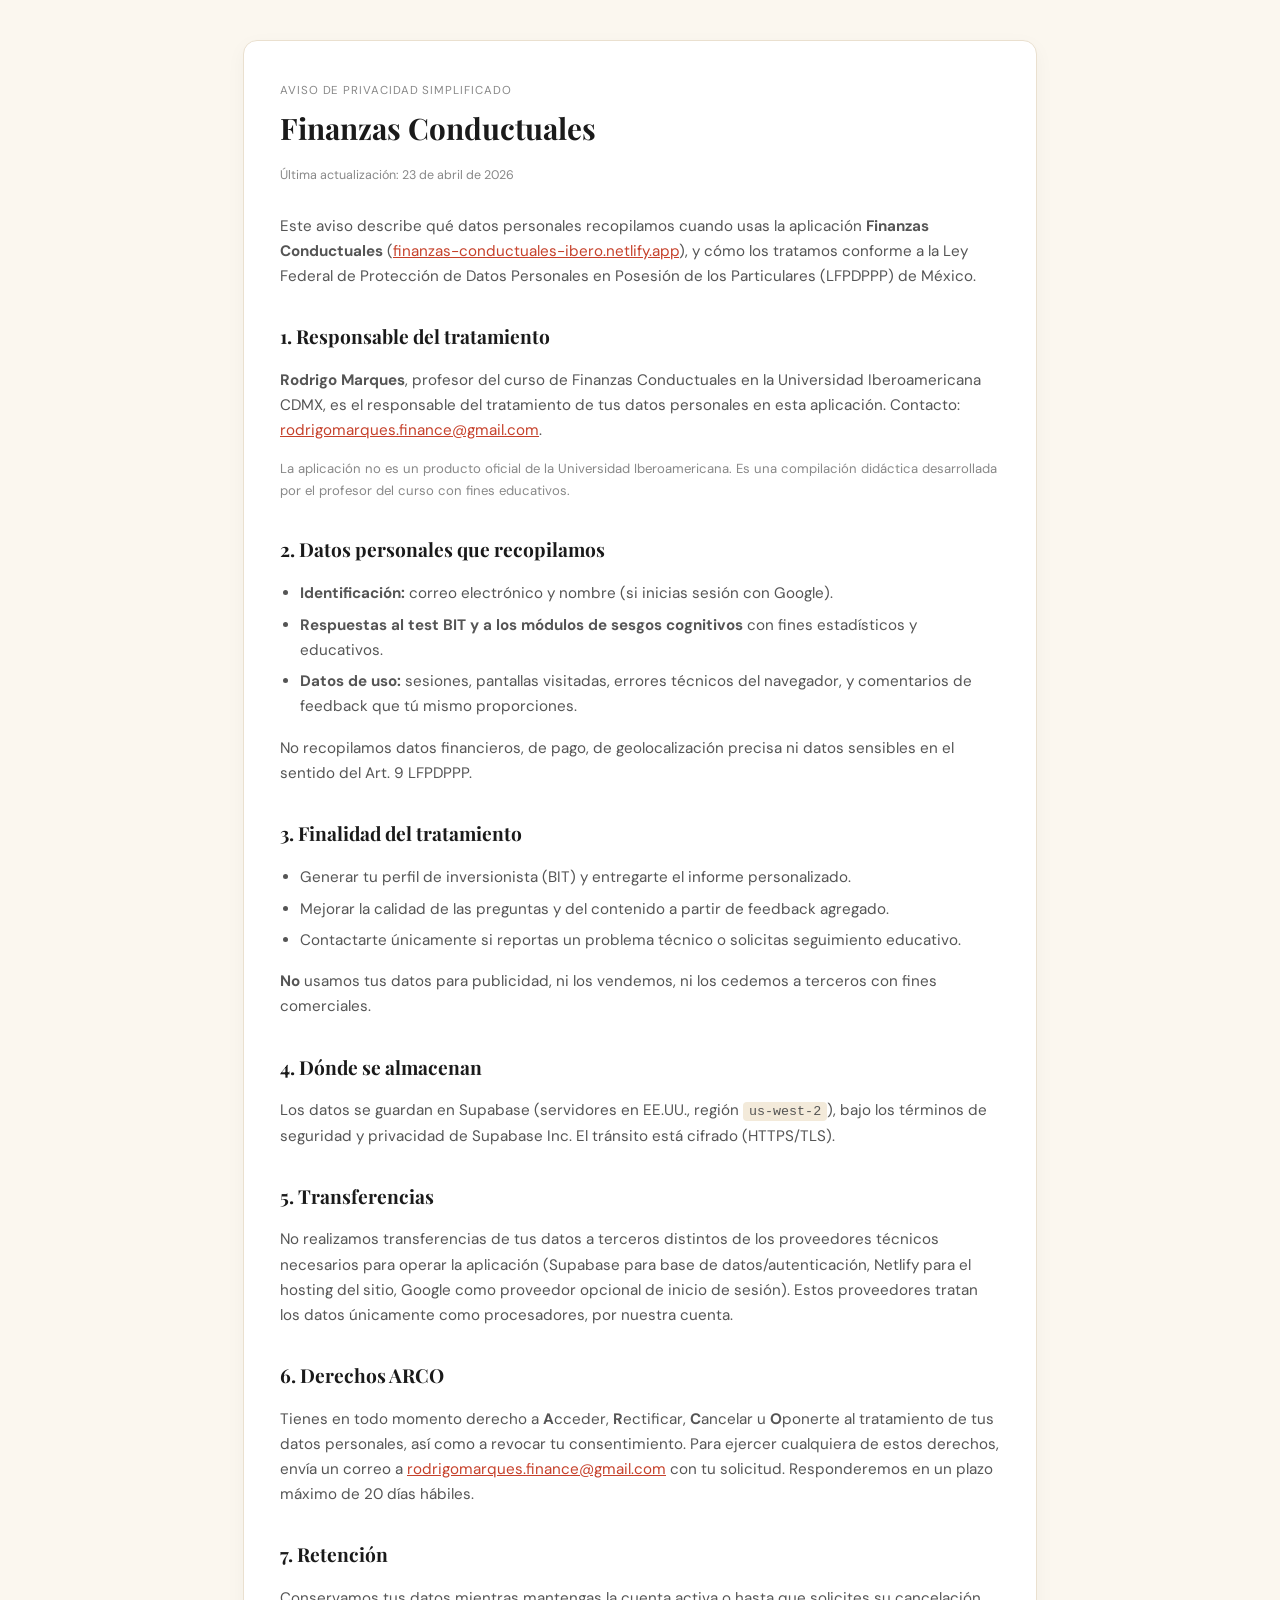
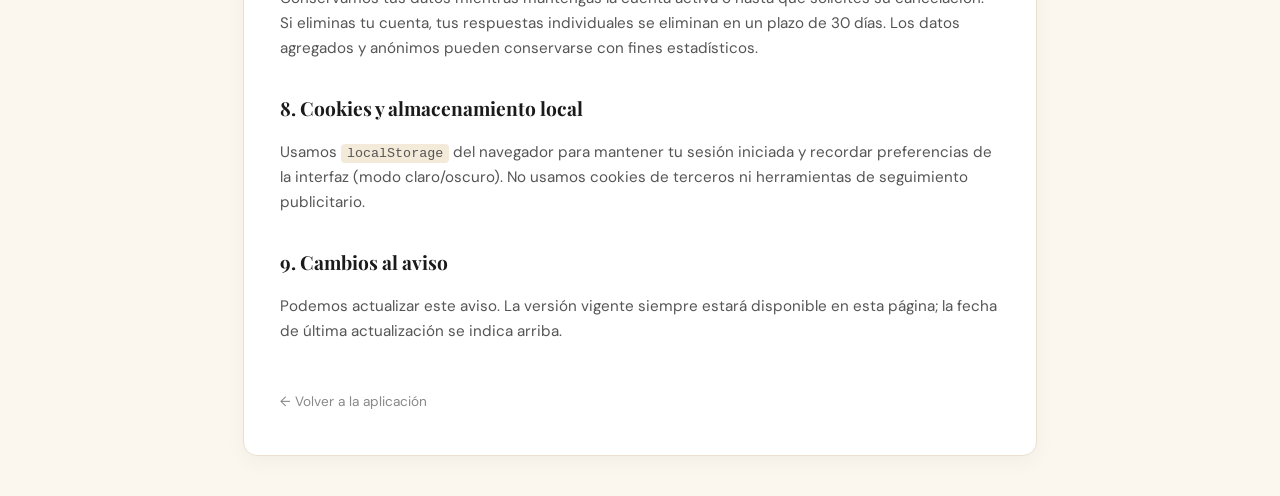
<file: public/privacy.html>
<!DOCTYPE html>
<html lang="es-MX">
<head>
  <meta charset="UTF-8">
  <meta name="viewport" content="width=device-width, initial-scale=1.0">
  <title>Aviso de Privacidad · Finanzas Conductuales</title>
  <meta name="robots" content="noindex">
  <link href="https://fonts.googleapis.com/css2?family=Playfair+Display:ital,wght@0,400;0,700;1,400&family=DM+Sans:wght@300;400;500;600;700&display=swap" rel="stylesheet">
  <style>
    :root {
      --paper: #FBF7EF; --ink: #1A1A1A; --ink-2: #333; --ink-3: #555; --ink-4: #888;
      --paper-2: #F3EADA; --paper-3: #EAE0CF; --accent: #C6412B;
    }
    body {
      font-family: 'DM Sans', -apple-system, sans-serif;
      background: var(--paper); color: var(--ink-2);
      margin: 0; padding: 2.5rem 1.25rem;
      line-height: 1.65;
    }
    .wrap {
      max-width: 720px; margin: 0 auto; background: white;
      border-radius: 14px; padding: 2.5rem 2.25rem;
      border: 1px solid var(--paper-3);
      box-shadow: 0 6px 20px rgba(0,0,0,.04);
    }
    h1 {
      font-family: 'Playfair Display', Georgia, serif;
      font-size: 1.85rem; color: var(--ink); margin: 0 0 .25rem;
    }
    .eyebrow {
      font-size: .72rem; color: var(--ink-4);
      text-transform: uppercase; letter-spacing: .08em; margin-bottom: .25rem;
    }
    .updated {
      font-size: .78rem; color: var(--ink-4); margin-bottom: 1.75rem;
    }
    h2 {
      font-family: 'Playfair Display', Georgia, serif;
      font-size: 1.2rem; color: var(--ink); margin: 2rem 0 .55rem;
    }
    p, li { font-size: .95rem; color: var(--ink-3); }
    li { margin-bottom: .4rem; }
    ul { padding-left: 1.25rem; }
    a { color: var(--accent); }
    .back {
      display: inline-block; margin-top: 2rem;
      font-size: .85rem; color: var(--ink-4); text-decoration: none;
    }
    .back:hover { color: var(--ink-2); }
    code { background: var(--paper-2); padding: 2px 6px; border-radius: 4px; font-size: .88em; }
  </style>
</head>
<body>
  <div class="wrap">
    <div class="eyebrow">Aviso de Privacidad Simplificado</div>
    <h1>Finanzas Conductuales</h1>
    <p class="updated">Última actualización: 23 de abril de 2026</p>

    <p>
      Este aviso describe qué datos personales recopilamos cuando usas la aplicación
      <strong>Finanzas Conductuales</strong> (<a href="https://finanzas-conductuales-ibero.netlify.app">finanzas-conductuales-ibero.netlify.app</a>),
      y cómo los tratamos conforme a la Ley Federal de Protección de Datos Personales en Posesión
      de los Particulares (LFPDPPP) de México.
    </p>

    <h2>1. Responsable del tratamiento</h2>
    <p>
      <strong>Rodrigo Marques</strong>, profesor del curso de Finanzas Conductuales en la Universidad
      Iberoamericana CDMX, es el responsable del tratamiento de tus datos personales en esta aplicación.
      Contacto: <a href="mailto:rodrigomarques.finance@gmail.com">rodrigomarques.finance@gmail.com</a>.
    </p>
    <p style="font-size:.82rem;color:var(--ink-4)">
      La aplicación no es un producto oficial de la Universidad Iberoamericana. Es una compilación
      didáctica desarrollada por el profesor del curso con fines educativos.
    </p>

    <h2>2. Datos personales que recopilamos</h2>
    <ul>
      <li><strong>Identificación:</strong> correo electrónico y nombre (si inicias sesión con Google).</li>
      <li><strong>Respuestas al test BIT y a los módulos de sesgos cognitivos</strong> con fines estadísticos y educativos.</li>
      <li><strong>Datos de uso:</strong> sesiones, pantallas visitadas, errores técnicos del navegador, y comentarios de feedback que tú mismo proporciones.</li>
    </ul>
    <p>
      No recopilamos datos financieros, de pago, de geolocalización precisa ni datos sensibles
      en el sentido del Art. 9 LFPDPPP.
    </p>

    <h2>3. Finalidad del tratamiento</h2>
    <ul>
      <li>Generar tu perfil de inversionista (BIT) y entregarte el informe personalizado.</li>
      <li>Mejorar la calidad de las preguntas y del contenido a partir de feedback agregado.</li>
      <li>Contactarte únicamente si reportas un problema técnico o solicitas seguimiento educativo.</li>
    </ul>
    <p>
      <strong>No</strong> usamos tus datos para publicidad, ni los vendemos, ni los cedemos a terceros
      con fines comerciales.
    </p>

    <h2>4. Dónde se almacenan</h2>
    <p>
      Los datos se guardan en Supabase (servidores en EE.UU., región <code>us-west-2</code>), bajo los
      términos de seguridad y privacidad de Supabase Inc. El tránsito está cifrado (HTTPS/TLS).
    </p>

    <h2>5. Transferencias</h2>
    <p>
      No realizamos transferencias de tus datos a terceros distintos de los proveedores técnicos
      necesarios para operar la aplicación (Supabase para base de datos/autenticación, Netlify para
      el hosting del sitio, Google como proveedor opcional de inicio de sesión). Estos proveedores
      tratan los datos únicamente como procesadores, por nuestra cuenta.
    </p>

    <h2>6. Derechos ARCO</h2>
    <p>
      Tienes en todo momento derecho a <strong>A</strong>cceder, <strong>R</strong>ectificar,
      <strong>C</strong>ancelar u <strong>O</strong>ponerte al tratamiento de tus datos personales,
      así como a revocar tu consentimiento. Para ejercer cualquiera de estos derechos, envía un
      correo a <a href="mailto:rodrigomarques.finance@gmail.com">rodrigomarques.finance@gmail.com</a>
      con tu solicitud. Responderemos en un plazo máximo de 20 días hábiles.
    </p>

    <h2>7. Retención</h2>
    <p>
      Conservamos tus datos mientras mantengas la cuenta activa o hasta que solicites su cancelación.
      Si eliminas tu cuenta, tus respuestas individuales se eliminan en un plazo de 30 días.
      Los datos agregados y anónimos pueden conservarse con fines estadísticos.
    </p>

    <h2>8. Cookies y almacenamiento local</h2>
    <p>
      Usamos <code>localStorage</code> del navegador para mantener tu sesión iniciada y recordar
      preferencias de la interfaz (modo claro/oscuro). No usamos cookies de terceros ni herramientas
      de seguimiento publicitario.
    </p>

    <h2>9. Cambios al aviso</h2>
    <p>
      Podemos actualizar este aviso. La versión vigente siempre estará disponible en esta página;
      la fecha de última actualización se indica arriba.
    </p>

    <a class="back" href="/">← Volver a la aplicación</a>
  </div>
</body>
</html>
</file>
<file: public/css/styles.css>
/* ═══════════════════════════════════════════════
   TOKENS & RESET
═══════════════════════════════════════════════ */
:root {
  --red:        #C41E3A;
  --red-dark:   #9B1830;
  --red-light:  #E8364F;
  --red-ghost:  rgba(196,30,58,0.08);
  --ink:        #111116;
  --ink-2:      #2E2E38;
  --ink-3:      #5C5C6E;
  --ink-4:      #9494A8;
  --paper:      #F2F0EB;
  --paper-2:    #E9E7E1;
  --paper-3:    #DDDBD4;
  --white:      #FFFFFF;
  --success:    #059669;
  --warning:    #D97706;

  --ff-display: 'Playfair Display', Georgia, serif;
  --ff-body:    'DM Sans', system-ui, sans-serif;

  --r-sm: 10px;
  --r-md: 16px;
  --r-lg: 24px;
  --r-xl: 32px;

  --shadow-sm: 0 1px 4px rgba(0,0,0,.06);
  --shadow-md: 0 4px 20px rgba(0,0,0,.08);
  --shadow-lg: 0 12px 48px rgba(0,0,0,.12);
}

/* Dark mode */
body.dark {
  --paper:   #111116;
  --paper-2: #1E1E28;
  --paper-3: #2A2A38;
  --white:   #1A1A24;
  --ink:     #F2F0EB;
  --ink-2:   #DDDBD4;
  --ink-3:   #9494A8;
  --ink-4:   #5C5C6E;
  --shadow-sm: 0 1px 4px rgba(0,0,0,.3);
  --shadow-md: 0 4px 20px rgba(0,0,0,.4);
}
body.dark .dash-nav { background: #1A1A24; }
body.dark .sesgo-card { background: var(--paper-2); }
body.dark .result-card { background: var(--paper-2); }
body.dark .bit-card { background: var(--paper-2); }
body.dark .auth-input { background: var(--paper-2); color: var(--ink); border-color: var(--paper-3); }

*, *::before, *::after { box-sizing: border-box; margin: 0; padding: 0; }

html { font-size: 16px; -webkit-text-size-adjust: 100%; scroll-behavior: smooth; }

body {
  font-family: var(--ff-body);
  background: var(--paper);
  color: var(--ink);
  min-height: 100vh;
  overflow-x: hidden;
  line-height: 1.6;
}

button { font: inherit; }

/* ═══════════════════════════════════════════════
   SCREEN SYSTEM
═══════════════════════════════════════════════ */
#app { min-height: 100vh; }

/* ═══════════════════════════════════════════════
   LOADING OVERLAY
═══════════════════════════════════════════════ */
.loading-overlay {
  position: fixed;
  inset: 0;
  background: var(--ink);
  display: flex;
  flex-direction: column;
  align-items: center;
  justify-content: center;
  z-index: 9999;
  gap: 1.5rem;
}

.loader-ring {
  width: 52px;
  height: 52px;
  border: 3px solid rgba(255,255,255,.1);
  border-top-color: var(--red);
  border-radius: 50%;
  animation: spin .8s linear infinite;
}

.loader-text {
  font-size: .95rem;
  color: rgba(255,255,255,.5);
  animation: pulse 1.8s ease-in-out infinite;
}

/* ═══════════════════════════════════════════════
   AUTH SCREEN
═══════════════════════════════════════════════ */
.auth-wrap {
  display: flex;
  flex-direction: column;
  align-items: center;
  justify-content: center;
  min-height: 100vh;
  background: var(--ink);
  padding: 2rem;
  position: relative;
  overflow: hidden;
}

.auth-wrap::before {
  content: '';
  position: absolute;
  inset: 0;
  background:
    radial-gradient(ellipse 70% 60% at 20% 20%, rgba(196,30,58,.18) 0%, transparent 60%),
    radial-gradient(ellipse 50% 40% at 80% 80%, rgba(196,30,58,.10) 0%, transparent 60%);
  pointer-events: none;
}

.auth-card {
  position: relative;
  z-index: 1;
  width: 100%;
  max-width: 420px;
  animation: fadeUp .8s ease-out;
}

.auth-logo-block {
  display: flex;
  align-items: center;
  gap: 12px;
  margin-bottom: 3rem;
}

.auth-logo-mark {
  width: 40px;
  height: 40px;
  background: var(--red);
  border-radius: 10px;
  display: flex;
  align-items: center;
  justify-content: center;
  font-family: var(--ff-display);
  font-weight: 700;
  font-size: 1.1rem;
  color: white;
}

.auth-logo-text {
  font-size: .75rem;
  font-weight: 600;
  letter-spacing: .12em;
  text-transform: uppercase;
  color: var(--ink-4);
  line-height: 1.3;
}

.auth-headline {
  font-family: var(--ff-display);
  font-size: clamp(2rem, 5vw, 2.8rem);
  color: white;
  line-height: 1.15;
  margin-bottom: 1rem;
}

.auth-headline em {
  font-style: italic;
  color: var(--red-light);
}

.auth-sub {
  font-size: .95rem;
  color: var(--ink-4);
  margin-bottom: 2.5rem;
  line-height: 1.65;
}

.auth-context {
  font-size: .72rem;
  color: var(--ink-4);
  text-transform: uppercase;
  letter-spacing: .06em;
  margin-bottom: 1.1rem;
  line-height: 1.45;
}

.auth-consent {
  display: flex;
  gap: .6rem;
  align-items: flex-start;
  font-size: .78rem;
  color: var(--ink-3);
  line-height: 1.5;
  margin: .5rem 0 1rem;
}
.auth-consent input[type="checkbox"] {
  margin-top: 2px;
  flex-shrink: 0;
  cursor: pointer;
}
.auth-consent a { color: var(--ink-2); text-decoration: underline; }
.auth-consent a:hover { color: var(--red); }

.auth-footer {
  margin-top: 1.75rem;
  padding-top: 1.1rem;
  border-top: 1px solid var(--paper-3, #EAE0CF);
  text-align: center;
}
.auth-footer a {
  font-size: .74rem;
  color: var(--ink-4);
  text-decoration: none;
}
.auth-footer a:hover { color: var(--ink-2); text-decoration: underline; }

.btn-share-profile {
  display: inline-flex;
  align-items: center;
  gap: .4rem;
  margin: 1rem auto 0;
  padding: .55rem 1.2rem;
  background: rgba(255,255,255,.15);
  border: 1px solid rgba(0,0,0,.12);
  border-radius: 999px;
  color: var(--ink-2);
  font-family: inherit;
  font-size: .85rem;
  font-weight: 500;
  cursor: pointer;
  transition: background .15s ease, transform .15s ease;
  backdrop-filter: blur(6px);
}
.btn-share-profile:hover {
  background: rgba(255,255,255,.3);
  transform: translateY(-1px);
}
body.dark .btn-share-profile {
  background: rgba(255,255,255,.08);
  border-color: rgba(255,255,255,.15);
  color: var(--ink-1);
}

.auth-error {
  text-align: center;
  font-size: .82rem;
  padding: 10px;
  border-radius: var(--r-sm);
  margin-top: 8px;
  background: rgba(239,68,68,.15);
  color: #FCA5A5;
}

.auth-methods {
  display: flex;
  flex-direction: column;
  gap: 1rem;
  margin-bottom: 1.5rem;
}

.auth-divider {
  display: flex;
  align-items: center;
  text-align: center;
  color: var(--ink-3);
  font-size: .875rem;
  margin-bottom: 1.5rem;
}

.auth-divider::before,
.auth-divider::after {
  content: '';
  flex: 1;
  height: 1px;
  background: rgba(255,255,255,.1);
}

.auth-divider span { padding: 0 1rem; }

.auth-tabs {
  display: flex;
  background: rgba(255,255,255,.06);
  border-radius: var(--r-sm);
  padding: 4px;
  margin-bottom: 1.5rem;
  gap: 4px;
}

.auth-tab {
  flex: 1;
  padding: 10px;
  border: none;
  border-radius: 7px;
  background: transparent;
  color: var(--ink-4);
  font-family: var(--ff-body);
  font-size: .875rem;
  font-weight: 600;
  cursor: pointer;
  transition: all .25s;
}

.auth-tab.active { background: var(--red); color: white; }

.auth-form { display: flex; flex-direction: column; gap: 14px; }

.auth-input {
  width: 100%;
  padding: 14px 18px;
  background: rgba(255,255,255,.07);
  border: 1px solid rgba(255,255,255,.1);
  border-radius: var(--r-sm);
  color: white;
  font-family: var(--ff-body);
  font-size: .95rem;
  outline: none;
  transition: all .25s;
}

.auth-input::placeholder { color: rgba(255,255,255,.3); }
.auth-input:focus { border-color: var(--red); background: rgba(255,255,255,.1); box-shadow: 0 0 0 3px rgba(196,30,58,.2); }

/* ═══════════════════════════════════════════════
   SHARED BUTTONS
═══════════════════════════════════════════════ */
.btn-primary {
  width: 100%;
  padding: 15px;
  background: var(--red);
  color: white;
  border: none;
  border-radius: var(--r-sm);
  font-family: var(--ff-body);
  font-size: .95rem;
  font-weight: 600;
  cursor: pointer;
  transition: all .25s;
  letter-spacing: .02em;
  display: flex;
  align-items: center;
  justify-content: center;
}

.btn-primary:hover:not(:disabled) { background: var(--red-light); transform: translateY(-1px); box-shadow: 0 8px 24px rgba(196,30,58,.35); }
.btn-primary:disabled { opacity: .45; cursor: not-allowed; }

.btn-google {
  display: flex;
  align-items: center;
  justify-content: center;
  gap: 10px;
  width: 100%;
  padding: 14px;
  background: rgba(255,255,255,.07);
  border: 1px solid rgba(255,255,255,.12);
  border-radius: var(--r-sm);
  color: white;
  font-family: var(--ff-body);
  font-size: .95rem;
  font-weight: 500;
  cursor: pointer;
  transition: all .25s;
}

.btn-google:hover { background: rgba(255,255,255,.12); border-color: rgba(255,255,255,.2); }

.btn-ghost {
  padding: 7px 14px;
  border: 1px solid var(--paper-3);
  border-radius: var(--r-sm);
  background: transparent;
  color: var(--ink-3);
  font-family: var(--ff-body);
  font-size: .8rem;
  font-weight: 600;
  cursor: pointer;
  transition: all .2s;
}
.btn-ghost:hover { border-color: var(--red); color: var(--red); }

.btn-link {
  background: none;
  border: none;
  color: var(--ink-3);
  font-family: var(--ff-body);
  font-size: .82rem;
  cursor: pointer;
  padding: 4px 8px;
}

.btn-cta {
  padding: 12px 24px;
  background: var(--red);
  color: white;
  border: none;
  border-radius: var(--r-sm);
  font-family: var(--ff-body);
  font-size: .88rem;
  font-weight: 600;
  cursor: pointer;
  transition: all .25s;
  white-space: nowrap;
}
.btn-cta:hover:not(:disabled) { background: var(--red-light); transform: translateY(-1px); }
.btn-cta:disabled { opacity: .38; cursor: not-allowed; }
.btn-cta.secondary { background: var(--paper-2); color: var(--ink-2); border: 1px solid var(--paper-3); }
.btn-cta.secondary:hover { background: var(--paper-3); }

/* ═══════════════════════════════════════════════
   DASHBOARD
═══════════════════════════════════════════════ */
.dash-wrap {
  display: flex;
  flex-direction: column;
  min-height: 100vh;
  background: var(--paper);
}

.dash-nav {
  position: sticky;
  top: 0;
  z-index: 100;
  background: white;
  border-bottom: 1px solid var(--paper-3);
  padding: 0 2rem;
  display: flex;
  align-items: center;
  justify-content: space-between;
  height: 64px;
}

.dash-nav-logo {
  display: flex;
  align-items: center;
  gap: 10px;
}

.nav-logo-mark {
  width: 32px;
  height: 32px;
  background: var(--red);
  border-radius: 8px;
  display: flex;
  align-items: center;
  justify-content: center;
  font-family: var(--ff-display);
  font-size: .9rem;
  font-weight: 700;
  color: white;
}

.nav-title {
  font-size: .85rem;
  font-weight: 600;
  color: var(--ink-2);
  letter-spacing: .01em;
}

.dash-nav-right { display: flex; align-items: center; gap: 1rem; }

.btn-icon {
  background: none;
  border: none;
  cursor: pointer;
  font-size: 1.1rem;
  padding: .25rem;
  border-radius: 6px;
  opacity: .7;
  transition: opacity .2s;
}
.btn-icon:hover { opacity: 1; }

.email-verify-banner {
  background: var(--ink);
  color: rgba(255,255,255,.85);
  font-size: .82rem;
  padding: .6rem 2rem;
  display: flex;
  align-items: center;
  justify-content: center;
  gap: 1rem;
}

.dash-user {
  font-size: .82rem;
  color: var(--ink-3);
  font-weight: 500;
}

.dash-body {
  max-width: 960px;
  margin: 0 auto;
  padding: 3rem 2rem;
  width: 100%;
}

.dash-hero { margin-bottom: 3rem; }

.dash-hero-title {
  font-family: var(--ff-display);
  font-size: clamp(1.6rem, 4vw, 2.2rem);
  color: var(--ink);
  line-height: 1.2;
  margin-bottom: .75rem;
}

.dash-hero-sub {
  font-size: .95rem;
  color: var(--ink-3);
  max-width: 560px;
}

/* Summary cards */
.dash-summary {
  display: grid;
  grid-template-columns: repeat(3, 1fr);
  gap: 16px;
  margin-bottom: 3rem;
}

@media (max-width: 600px) { .dash-summary { grid-template-columns: 1fr; } }

.summary-card {
  background: white;
  border-radius: var(--r-md);
  padding: 1.5rem;
  border: 1px solid var(--paper-3);
  box-shadow: var(--shadow-sm);
}

.summary-num {
  font-family: var(--ff-display);
  font-size: 2.2rem;
  font-weight: 700;
  color: var(--ink);
  line-height: 1;
  margin-bottom: .25rem;
}

.summary-label {
  font-size: .8rem;
  color: var(--ink-4);
  font-weight: 500;
  text-transform: uppercase;
  letter-spacing: .06em;
}

/* Section header */
.dash-section { margin-bottom: 3rem; }

.dash-section-header {
  display: flex;
  align-items: center;
  justify-content: space-between;
  margin-bottom: 1.25rem;
}

.dash-section-label {
  font-family: var(--ff-display);
  font-size: 1.25rem;
  color: var(--ink);
}

.dash-section-badge {
  font-size: .72rem;
  font-weight: 700;
  letter-spacing: .1em;
  text-transform: uppercase;
  padding: 4px 10px;
  border-radius: 100px;
  background: var(--paper-2);
  color: var(--ink-4);
}

.dash-section-badge.done { background: rgba(5,150,105,.1); color: var(--success); }

/* BIT card */
.bit-card {
  background: white;
  border-radius: var(--r-lg);
  overflow: hidden;
  border: 1px solid var(--paper-3);
  box-shadow: var(--shadow-md);
  cursor: pointer;
  transition: all .3s;
}
.bit-card:hover { box-shadow: var(--shadow-lg); transform: translateY(-2px); }

.bit-card-banner {
  height: 8px;
  background: linear-gradient(90deg, var(--red-dark), var(--red-light));
}

.bit-card-body {
  padding: 2rem;
  display: flex;
  align-items: center;
  gap: 2rem;
}

@media (max-width: 580px) { .bit-card-body { flex-direction: column; align-items: flex-start; } }

.bit-card-icon {
  flex-shrink: 0;
  width: 64px;
  height: 64px;
  background: var(--red-ghost);
  border-radius: var(--r-md);
  display: flex;
  align-items: center;
  justify-content: center;
  font-size: 1.8rem;
}

.bit-card-info { flex: 1; }

.bit-card-title {
  font-family: var(--ff-display);
  font-size: 1.3rem;
  color: var(--ink);
  margin-bottom: .3rem;
}

.bit-card-desc {
  font-size: .88rem;
  color: var(--ink-3);
  line-height: 1.55;
  margin-bottom: 1rem;
}

.bit-card-meta {
  display: flex;
  gap: 1.5rem;
  font-size: .78rem;
  color: var(--ink-4);
  font-weight: 500;
}

/* Sesgos grid */
.sesgo-group { margin-bottom: 1.5rem; }
.sesgo-group:last-child { margin-bottom: 0; }

.sesgo-group-header {
  display: flex;
  align-items: center;
  gap: .5rem;
  margin-bottom: .75rem;
  padding: .4rem 0;
  border-bottom: 1px solid var(--paper-3);
}
.sesgo-group-dot {
  width: 8px; height: 8px;
  border-radius: 50%;
  flex-shrink: 0;
}
.sesgo-group-label {
  font-size: .78rem;
  font-weight: 700;
  letter-spacing: .06em;
  text-transform: uppercase;
  color: var(--ink-3);
  flex: 1;
}
.sesgo-group-count {
  font-size: .75rem;
  font-weight: 600;
  color: var(--ink-4);
  background: var(--paper-2);
  border-radius: 20px;
  padding: .1rem .55rem;
}
.sesgo-group-count.done { color: var(--success); background: rgba(5,150,105,.1); }

.sesgos-grid {
  display: grid;
  grid-template-columns: repeat(auto-fill, minmax(280px, 1fr));
  gap: 16px;
}

.sesgo-card {
  background: white;
  border-radius: var(--r-md);
  padding: 1.4rem;
  border: 1px solid var(--paper-3);
  box-shadow: var(--shadow-sm);
  cursor: pointer;
  transition: all .25s;
  display: flex;
  gap: 1rem;
  align-items: flex-start;
  position: relative;
  overflow: hidden;
}

.sesgo-card.locked {
  opacity: .55;
  cursor: not-allowed;
}

.sesgo-card.done::after {
  content: '✓';
  position: absolute;
  top: 12px;
  right: 14px;
  width: 22px;
  height: 22px;
  background: var(--success);
  color: white;
  border-radius: 50%;
  font-size: .72rem;
  font-weight: 700;
  display: flex;
  align-items: center;
  justify-content: center;
  line-height: 22px;
  text-align: center;
}

.sesgo-card:not(.locked):not(.done):hover {
  box-shadow: var(--shadow-md);
  border-color: var(--red);
  transform: translateY(-2px);
}

.sesgo-num {
  flex-shrink: 0;
  width: 36px;
  height: 36px;
  border-radius: 10px;
  background: var(--paper-2);
  display: flex;
  align-items: center;
  justify-content: center;
  font-size: .75rem;
  font-weight: 700;
  color: var(--ink-3);
}

.sesgo-card.active .sesgo-num { background: var(--red); color: white; }
.sesgo-card.done .sesgo-num   { background: rgba(5,150,105,.12); color: var(--success); }

.sesgo-info { flex: 1; }

.sesgo-name {
  font-size: .92rem;
  font-weight: 600;
  color: var(--ink);
  margin-bottom: .2rem;
  padding-right: 24px;
}

.sesgo-tipo {
  font-size: .75rem;
  color: var(--ink-4);
  font-weight: 500;
}

.tipo-dot {
  display: inline-block;
  width: 6px;
  height: 6px;
  border-radius: 50%;
  margin-right: 5px;
  vertical-align: middle;
}
.tipo-dot.emocional { background: #DC2626; }
.tipo-dot.cognitivo { background: #2563EB; }
.tipo-dot.dual      { background: #7C3AED; }

.sesgo-locked-hint {
  font-size: .75rem;
  color: var(--ink-4);
  font-style: italic;
  margin-top: .25rem;
}

.dash-progress-bar {
  height: 6px;
  background: var(--paper-3);
  border-radius: 100px;
  margin-top: 1.5rem;
  overflow: hidden;
}

.dash-progress-fill {
  height: 100%;
  background: var(--red);
  border-radius: 100px;
  transition: width .8s cubic-bezier(.4,0,.2,1);
}

.dash-progress-label {
  font-size: .8rem;
  color: var(--ink-4);
  margin-top: .5rem;
}

.dash-report-cta { margin-top: 2.5rem; }

.dash-report-title {
  font-family: var(--ff-display);
  font-size: 1.4rem;
  color: var(--ink);
  margin-bottom: .5rem;
}

.dash-report-sub {
  font-size: .9rem;
  color: var(--ink-3);
  margin-bottom: 1.25rem;
}

/* ═══════════════════════════════════════════════
   SHARED: QUIZ ENGINE
═══════════════════════════════════════════════ */
.quiz-shell {
  display: flex;
  flex-direction: column;
  min-height: 100vh;
}

.quiz-topbar {
  position: sticky;
  top: 0;
  z-index: 100;
  background: white;
  border-bottom: 1px solid var(--paper-3);
}

.quiz-progress-track {
  height: 3px;
  background: var(--paper-3);
}

.quiz-progress-fill {
  height: 100%;
  background: var(--red);
  transition: width .5s cubic-bezier(.4,0,.2,1);
}

.quiz-topbar-inner {
  display: flex;
  align-items: center;
  justify-content: space-between;
  padding: 14px 24px;
}

.quiz-label {
  font-size: .78rem;
  font-weight: 600;
  letter-spacing: .08em;
  text-transform: uppercase;
  color: var(--red);
}

.quiz-counter {
  font-size: .82rem;
  color: var(--ink-4);
  font-weight: 500;
}

.btn-exit {
  font-size: .8rem;
  color: var(--ink-4);
  background: none;
  border: none;
  cursor: pointer;
  font-family: var(--ff-body);
  font-weight: 500;
  padding: 4px 8px;
  border-radius: 6px;
  transition: color .2s;
}
.btn-exit:hover { color: var(--red); }

.quiz-main {
  flex: 1;
  display: flex;
  align-items: center;
  justify-content: center;
  padding: 2.5rem 1.5rem;
}

.quiz-question-card {
  max-width: 660px;
  width: 100%;
  animation: slideIn .35s ease-out;
}

.q-situation {
  font-family: var(--ff-display);
  font-size: clamp(1.2rem, 3vw, 1.5rem);
  color: var(--ink);
  line-height: 1.45;
  margin-bottom: 2rem;
}

.q-options { display: flex; flex-direction: column; gap: 10px; }

.q-option {
  display: flex;
  align-items: flex-start;
  gap: 14px;
  padding: 16px 18px;
  background: white;
  border: 2px solid var(--paper-3);
  border-radius: var(--r-md);
  cursor: pointer;
  transition: all .22s;
  text-align: left;
  font-family: var(--ff-body);
  font-size: .9rem;
  color: var(--ink-2);
  line-height: 1.5;
  width: 100%;
}

.q-option:hover { border-color: var(--red); background: var(--red-ghost); }
.q-option.selected { border-color: var(--red); background: rgba(196,30,58,.06); font-weight: 500; color: var(--ink); }

.q-letter {
  flex-shrink: 0;
  width: 30px;
  height: 30px;
  border-radius: 8px;
  background: var(--paper-2);
  display: flex;
  align-items: center;
  justify-content: center;
  font-size: .75rem;
  font-weight: 700;
  color: var(--ink-4);
  transition: all .22s;
}

.q-option.selected .q-letter { background: var(--red); color: white; }

.quiz-footer {
  background: white;
  border-top: 1px solid var(--paper-3);
  padding: 16px 24px;
  display: flex;
  justify-content: space-between;
  align-items: center;
}

.btn-nav-back {
  padding: 11px 22px;
  border-radius: var(--r-sm);
  background: var(--paper-2);
  color: var(--ink-3);
  border: 1px solid var(--paper-3);
  font-family: var(--ff-body);
  font-size: .88rem;
  font-weight: 600;
  cursor: pointer;
  transition: all .2s;
}
.btn-nav-back:hover { background: var(--paper-3); }
.btn-nav-back:disabled { opacity: .35; cursor: not-allowed; }

.btn-nav-next {
  padding: 11px 28px;
  border-radius: var(--r-sm);
  background: var(--red);
  color: white;
  border: none;
  font-family: var(--ff-body);
  font-size: .88rem;
  font-weight: 600;
  cursor: pointer;
  transition: all .2s;
}
.btn-nav-next:hover:not(:disabled) { background: var(--red-light); }
.btn-nav-next:disabled { opacity: .4; cursor: not-allowed; }

/* ═══════════════════════════════════════════════
   SESGO: LEARN PHASE
═══════════════════════════════════════════════ */
.learn-shell {
  display: flex;
  flex-direction: column;
  min-height: 100vh;
}

.learn-topbar {
  position: sticky;
  top: 0;
  z-index: 100;
  background: var(--ink);
  padding: 14px 24px;
  display: flex;
  align-items: center;
  justify-content: space-between;
}

.learn-breadcrumb {
  font-size: .78rem;
  color: rgba(255,255,255,.5);
  font-weight: 500;
}

.learn-breadcrumb strong { color: rgba(255,255,255,.9); }

.learn-body {
  flex: 1;
  max-width: 760px;
  margin: 0 auto;
  padding: 3rem 2rem 4rem;
  width: 100%;
}

.learn-hero {
  margin-bottom: 2.5rem;
  padding-bottom: 2.5rem;
  border-bottom: 1px solid var(--paper-3);
}

.learn-tag {
  display: inline-flex;
  align-items: center;
  gap: 6px;
  font-size: .72rem;
  font-weight: 700;
  letter-spacing: .1em;
  text-transform: uppercase;
  padding: 5px 12px;
  border-radius: 100px;
  margin-bottom: 1rem;
}
.learn-tag.emocional { background: rgba(220,38,38,.1); color: #DC2626; }
.learn-tag.cognitivo { background: rgba(37,99,235,.1); color: #2563EB; }
.learn-tag.dual      { background: rgba(124,58,237,.1); color: #7C3AED; }

.learn-title {
  font-family: var(--ff-display);
  font-size: clamp(2rem, 5vw, 2.8rem);
  color: var(--ink);
  line-height: 1.15;
  margin-bottom: .75rem;
}

.learn-subtitle {
  font-size: 1.05rem;
  color: var(--ink-3);
  line-height: 1.6;
}

.learn-section { margin-bottom: 2.5rem; }

.learn-section-title {
  font-family: var(--ff-display);
  font-size: 1.2rem;
  color: var(--ink);
  margin-bottom: 1rem;
  display: flex;
  align-items: center;
  gap: 10px;
}

.learn-section-title::before {
  content: '';
  display: block;
  width: 3px;
  height: 1.1em;
  background: var(--red);
  border-radius: 2px;
}

.learn-prose {
  font-size: .95rem;
  color: var(--ink-2);
  line-height: 1.75;
}

.learn-prose p { margin-bottom: .9rem; }
.learn-prose p:last-child { margin-bottom: 0; }

.learn-highlight {
  background: var(--red-ghost);
  border-left: 3px solid var(--red);
  padding: 1rem 1.25rem;
  border-radius: 0 var(--r-sm) var(--r-sm) 0;
  margin: 1.25rem 0;
  font-size: .9rem;
  color: var(--ink-2);
  line-height: 1.65;
}

.learn-highlight strong { color: var(--red); }

.learn-examples {
  display: flex;
  flex-direction: column;
  gap: 12px;
}

.learn-example {
  background: white;
  border-radius: var(--r-md);
  padding: 1.25rem;
  border: 1px solid var(--paper-3);
  box-shadow: var(--shadow-sm);
}

.learn-example-label {
  font-size: .72rem;
  font-weight: 700;
  letter-spacing: .1em;
  text-transform: uppercase;
  color: var(--ink-4);
  margin-bottom: .5rem;
}

.learn-example-text {
  font-size: .9rem;
  color: var(--ink-2);
  line-height: 1.6;
}

.learn-antidote {
  background: rgba(5,150,105,.06);
  border: 1px solid rgba(5,150,105,.2);
  border-radius: var(--r-md);
  padding: 1.5rem;
}

.learn-antidote-title {
  font-size: .78rem;
  font-weight: 700;
  letter-spacing: .1em;
  text-transform: uppercase;
  color: var(--success);
  margin-bottom: .75rem;
  display: flex;
  align-items: center;
  gap: 6px;
}

.learn-antidote-list {
  list-style: none;
  display: flex;
  flex-direction: column;
  gap: 8px;
}

.learn-antidote-list li {
  font-size: .9rem;
  color: var(--ink-2);
  line-height: 1.55;
  padding-left: 1.2rem;
  position: relative;
}

.learn-antidote-list li::before {
  content: '→';
  position: absolute;
  left: 0;
  color: var(--success);
  font-weight: 700;
}

.learn-cta-hint {
  font-size: .82rem;
  color: var(--ink-4);
}

/* ═══════════════════════════════════════════════
   LEARN STEPPER
═══════════════════════════════════════════════ */
.learn-topbar-left {
  display: flex;
  flex-direction: column;
  gap: 8px;
}

.learn-step-progress {
  display: flex;
  gap: 5px;
  align-items: center;
}

.learn-step-dot {
  width: 7px;
  height: 7px;
  border-radius: 50%;
  background: rgba(255,255,255,.2);
  transition: all .3s cubic-bezier(.4,0,.2,1);
}

.learn-step-dot.active {
  background: white;
  width: 22px;
  border-radius: 4px;
}

.learn-step-dot.done {
  background: rgba(255,255,255,.5);
}

.learn-block-tag {
  display: inline-flex;
  align-items: center;
  gap: 6px;
  font-size: .72rem;
  font-weight: 700;
  letter-spacing: .1em;
  text-transform: uppercase;
  padding: 5px 12px;
  border-radius: 100px;
  margin-bottom: .75rem;
}
.learn-block-tag.emocional { background: rgba(220,38,38,.1); color: #DC2626; }
.learn-block-tag.cognitivo { background: rgba(37,99,235,.1); color: #2563EB; }
.learn-block-tag.dual      { background: rgba(124,58,237,.1); color: #7C3AED; }

.learn-block-step-label {
  font-size: 1rem;
  font-weight: 700;
  color: var(--ink-3);
  margin-bottom: .5rem;
  letter-spacing: .02em;
}

.learn-block-hero {
  font-size: 1.15rem;
  color: var(--ink-2);
  line-height: 1.65;
  font-style: italic;
  padding: 1.25rem 1.5rem;
  border-left: 3px solid var(--red);
  background: var(--red-ghost);
  border-radius: 0 var(--r-sm) var(--r-sm) 0;
  margin-bottom: 1.25rem;
}

/* updated learn-cta-bar for stepper */
.learn-cta-bar {
  position: sticky;
  bottom: 0;
  background: white;
  border-top: 1px solid var(--paper-3);
  padding: 1.25rem 2rem;
  display: flex;
  flex-direction: row;
  align-items: center;
  justify-content: space-between;
  gap: 1rem;
  box-shadow: 0 -4px 20px rgba(0,0,0,.06);
}

.learn-cta-right {
  display: flex;
  align-items: center;
  gap: 1.25rem;
}

/* ═══════════════════════════════════════════════
   RATING WIDGET
═══════════════════════════════════════════════ */
.rating-widget {
  animation: ratingSlideIn .22s cubic-bezier(.4,0,.2,1);
}

@keyframes ratingSlideIn {
  from { opacity: 0; transform: translateY(8px); }
  to   { opacity: 1; transform: translateY(0); }
}

.rating-prompt {
  font-size: .8rem;
  font-weight: 600;
  color: var(--ink-3);
  margin-bottom: .5rem;
}

.rating-options {
  display: flex;
  gap: .5rem;
  align-items: flex-end;
}

.rating-btn {
  display: flex;
  flex-direction: column;
  align-items: center;
  gap: .25rem;
  padding: .55rem .6rem;
  border-radius: var(--r-sm);
  border: 2px solid var(--paper-3);
  background: var(--paper);
  cursor: pointer;
  transition: all .15s;
  flex: 1;
  min-width: 0;
}

.rating-btn:hover {
  border-color: var(--red-light);
  background: var(--red-ghost);
  transform: translateY(-3px);
}

.rating-btn.selected {
  border-color: var(--red);
  background: var(--red-ghost);
  transform: translateY(-3px);
}

.rating-emoji {
  font-size: 1.35rem;
  line-height: 1;
  display: block;
}

.rating-num {
  font-size: .68rem;
  font-weight: 700;
  color: var(--ink-4);
  line-height: 1;
}

.rating-btn.selected .rating-num {
  color: var(--red);
}

.rating-row {
  display: flex;
  align-items: center;
  gap: 1rem;
}

.rating-feedback-text {
  font-size: .8rem;
  color: var(--ink-4);
  min-width: 90px;
  text-align: right;
  transition: color .2s;
}

.rating-feedback-text.has-rating {
  color: var(--red);
  font-weight: 600;
}

/* ═══════════════════════════════════════════════
   RESULT SCREENS (BIT + SESGO)
═══════════════════════════════════════════════ */
.result-shell {
  display: flex;
  flex-direction: column;
  min-height: 100vh;
}

.result-hero {
  background: var(--ink);
  padding: 4rem 2rem 3rem;
  text-align: center;
  position: relative;
  overflow: hidden;
}

.result-hero::before {
  content: '';
  position: absolute;
  inset: 0;
  background: radial-gradient(ellipse 80% 70% at 50% 50%, rgba(196,30,58,.2) 0%, transparent 70%);
  pointer-events: none;
}

.result-hero-tag {
  display: inline-block;
  padding: 5px 16px;
  border: 1px solid rgba(255,255,255,.2);
  border-radius: 100px;
  font-size: .72rem;
  font-weight: 600;
  letter-spacing: .12em;
  text-transform: uppercase;
  color: rgba(255,255,255,.6);
  margin-bottom: 1.5rem;
}

.result-hero-name {
  font-family: var(--ff-display);
  font-size: clamp(2rem, 5vw, 3rem);
  color: white;
  margin-bottom: .5rem;
  line-height: 1.1;
}

.result-hero-sub {
  font-size: 1rem;
  color: rgba(255,255,255,.6);
}

.result-body {
  max-width: 800px;
  margin: 0 auto;
  padding: 2.5rem 2rem;
  width: 100%;
  display: flex;
  flex-direction: column;
  gap: 2rem;
}

.result-card {
  background: white;
  border-radius: var(--r-lg);
  padding: 2rem;
  border: 1px solid var(--paper-3);
  box-shadow: var(--shadow-sm);
}

.result-card-title {
  font-family: var(--ff-display);
  font-size: 1.2rem;
  color: var(--ink);
  margin-bottom: 1.25rem;
}

/* Score bars */
.score-bars { display: flex; flex-direction: column; gap: 14px; }

.score-row-header {
  display: flex;
  justify-content: space-between;
  font-size: .82rem;
  font-weight: 600;
  margin-bottom: 6px;
  color: var(--ink-2);
}

.score-track {
  height: 8px;
  background: var(--paper-2);
  border-radius: 100px;
  overflow: hidden;
}

.score-fill {
  height: 100%;
  border-radius: 100px;
  transition: width 1.2s cubic-bezier(.4,0,.2,1);
}

/* Bias list */
.bias-list { display: flex; flex-direction: column; gap: 12px; }

.bias-item {
  padding: 1.1rem;
  background: var(--paper);
  border-radius: var(--r-sm);
  border-left: 3px solid var(--red);
}

.bias-item-name {
  font-size: .9rem;
  font-weight: 700;
  color: var(--ink);
  margin-bottom: .3rem;
}

.bias-item-desc {
  font-size: .84rem;
  color: var(--ink-3);
  line-height: 1.55;
}

/* Reco list */
.reco-list { display: flex; flex-direction: column; gap: 10px; }

.reco-item {
  display: flex;
  gap: 12px;
  align-items: flex-start;
  font-size: .9rem;
  color: var(--ink-2);
  line-height: 1.55;
}

.reco-icon {
  flex-shrink: 0;
  width: 26px;
  height: 26px;
  background: var(--red);
  border-radius: 7px;
  display: flex;
  align-items: center;
  justify-content: center;
  color: white;
  font-size: .75rem;
  font-weight: 700;
}

/* Responses grid */
.responses-grid { display: flex; flex-direction: column; gap: 10px; }

.response-item {
  background: var(--paper);
  border-radius: var(--r-sm);
  padding: 1rem;
  border: 1px solid var(--paper-3);
}

.response-q {
  font-size: .82rem;
  font-weight: 600;
  color: var(--ink-3);
  margin-bottom: .4rem;
}

.response-a {
  font-size: .9rem;
  color: var(--ink-2);
  line-height: 1.5;
  margin-bottom: .5rem;
}

.response-reveal {
  font-size: .8rem;
  color: var(--red);
  font-weight: 500;
  font-style: italic;
}

/* ═══════════════════════════════════════════════
   FINAL REPORT
═══════════════════════════════════════════════ */
.report-wrap {
  display: flex;
  flex-direction: column;
  min-height: 100vh;
  background: var(--paper);
}

.report-body {
  max-width: 880px;
  margin: 0 auto;
  padding: 3rem 2rem;
  width: 100%;
}

.report-header {
  text-align: center;
  margin-bottom: 4rem;
  padding-bottom: 3rem;
  border-bottom: 1px solid var(--paper-3);
}

.report-logo {
  font-size: .75rem;
  font-weight: 600;
  letter-spacing: .14em;
  text-transform: uppercase;
  color: var(--red);
  margin-bottom: 1.5rem;
}

.report-title {
  font-family: var(--ff-display);
  font-size: clamp(2rem, 5vw, 3rem);
  color: var(--ink);
  line-height: 1.15;
  margin-bottom: .75rem;
}

.report-name {
  font-size: 1rem;
  color: var(--ink-3);
}

.report-section { margin-bottom: 3.5rem; }

.report-section-label {
  font-size: .72rem;
  font-weight: 700;
  letter-spacing: .14em;
  text-transform: uppercase;
  color: var(--red);
  margin-bottom: .75rem;
}

.report-section-title {
  font-family: var(--ff-display);
  font-size: 1.6rem;
  color: var(--ink);
  margin-bottom: 1.25rem;
}

.report-profile-card {
  background: white;
  border-radius: var(--r-lg);
  padding: 2rem;
  border: 1px solid var(--paper-3);
  box-shadow: var(--shadow-md);
  margin-bottom: 2rem;
}

.profile-header {
  display: flex;
  align-items: flex-start;
  gap: 1.5rem;
  margin-bottom: 1.5rem;
}

.profile-badge {
  flex-shrink: 0;
  width: 60px;
  height: 60px;
  border-radius: var(--r-md);
  display: flex;
  align-items: center;
  justify-content: center;
  font-family: var(--ff-display);
  font-size: 1.3rem;
  font-weight: 700;
  color: white;
}

.profile-name {
  font-family: var(--ff-display);
  font-size: 1.4rem;
  color: var(--ink);
  margin-bottom: .2rem;
}

.profile-tagline {
  font-size: .85rem;
  color: var(--ink-4);
}

.profile-desc {
  font-size: .92rem;
  color: var(--ink-2);
  line-height: 1.7;
}

.profile-id-slider { border-top: 1px solid var(--paper-3); padding-top: 1rem; }
.slider-question {
  font-size: .85rem;
  font-weight: 600;
  color: var(--ink-2);
  margin-bottom: .75rem;
}
.slider-row {
  display: flex;
  align-items: center;
  gap: .75rem;
}
.slider-end-label {
  font-size: .75rem;
  color: var(--ink-4);
  white-space: nowrap;
  flex-shrink: 0;
}
.fit-slider {
  flex: 1;
  height: 4px;
  cursor: pointer;
  border-radius: 2px;
}
.slider-value-label {
  text-align: center;
  font-size: .82rem;
  font-weight: 600;
  color: var(--ink-2);
  margin-top: .5rem;
  min-height: 1.2em;
}

.bit-disclaimer {
  background: linear-gradient(135deg, rgba(184,134,11,0.08), rgba(184,134,11,0.14));
  border-left: 4px solid #B8860B;
  border-radius: 12px;
  padding: 1rem 1.2rem;
  margin-bottom: 1.25rem;
}
.bit-disclaimer-title {
  font-size: .75rem;
  font-weight: 700;
  letter-spacing: 1.5px;
  text-transform: uppercase;
  color: #B8860B;
  margin-bottom: .6rem;
}
.bit-disclaimer p {
  font-size: .82rem;
  color: var(--ink-2);
  line-height: 1.6;
  margin: 0 0 .5rem;
}
.bit-disclaimer p:last-child { margin-bottom: 0; }

.bit-step-indicator {
  display: inline-flex;
  align-items: center;
  gap: 10px;
  margin-top: 1rem;
  padding: .4rem .9rem;
  background: var(--paper-2);
  border-radius: 50px;
  font-size: .75rem;
  font-weight: 600;
}
.bit-step {
  color: var(--ink-4);
  padding: 3px 10px;
  border-radius: 20px;
}
.bit-step.active { background: var(--red); color: white; }
.bit-step.done { color: var(--ink-2); }
.bit-step-sep { color: var(--ink-4); }

.bit-gate-hint {
  font-size: .72rem;
  color: var(--ink-4);
  font-style: italic;
  margin-top: .6rem;
  text-align: center;
}

.reco-item-rateable {
  align-items: flex-start;
  padding: 1rem;
  border-radius: 12px;
  background: var(--paper-2);
  margin-bottom: .75rem;
}
.reco-text {
  font-size: .9rem;
  line-height: 1.55;
  color: var(--ink-2);
  margin-bottom: .75rem;
}
.reco-rating-slider {
  border-top: 1px solid var(--paper-3);
  padding-top: .75rem;
  margin-top: .5rem;
}
.reco-slider-val {
  font-size: .75rem;
  color: var(--ink-4);
  text-align: center;
  margin-top: .3rem;
  min-height: 1.1em;
}

.report-sesgo-grid {
  display: grid;
  grid-template-columns: repeat(auto-fill, minmax(320px, 1fr));
  gap: 16px;
}

.report-sesgo-card {
  background: white;
  border-radius: var(--r-md);
  padding: 1.4rem;
  border: 1px solid var(--paper-3);
  box-shadow: var(--shadow-sm);
}

.report-sesgo-title {
  font-size: .9rem;
  font-weight: 700;
  color: var(--ink);
  margin-bottom: .25rem;
}

.report-sesgo-type {
  font-size: .75rem;
  color: var(--ink-4);
  margin-bottom: .75rem;
  font-weight: 500;
}

.report-sesgo-finding {
  font-size: .85rem;
  color: var(--ink-2);
  line-height: 1.6;
  margin-bottom: .75rem;
  padding: .75rem;
  background: var(--paper);
  border-radius: var(--r-sm);
}

.report-sesgo-antidote {
  font-size: .82rem;
  color: var(--success);
  font-weight: 500;
}

.report-cta {
  text-align: center;
  padding: 3rem 2rem;
  background: white;
  border-radius: var(--r-xl);
  border: 1px solid var(--paper-3);
  margin-top: 2rem;
}

.report-cta-title {
  font-family: var(--ff-display);
  font-size: 1.6rem;
  color: var(--ink);
  margin-bottom: .75rem;
}

.report-cta-sub {
  font-size: .9rem;
  color: var(--ink-3);
  margin-bottom: 1.5rem;
}

/* ═══════════════════════════════════════════════
   ADMIN BACKOFFICE (admin.html)
═══════════════════════════════════════════════ */
.app-root {
  min-height: 100vh;
  padding: 1.5rem;
}

.card {
  background: var(--white);
  border-radius: var(--r-lg);
  box-shadow: 0 16px 40px rgba(0,0,0,.08);
  padding: 1.5rem;
}

.alert { color: var(--red-dark); margin-bottom: 1rem; }

.actions { display: flex; flex-wrap: wrap; gap: 1rem; margin-top: 1.5rem; }

.btn-secondary {
  background: transparent;
  border: 1px solid var(--ink-3);
  color: var(--ink-2);
  border-radius: 999px;
  padding: 0.95rem 1.25rem;
  cursor: pointer;
}

.admin-header { margin-bottom: 1.25rem; }
.admin-card { margin-top: 1rem; padding: 1rem; }

.admin-row {
  display: grid;
  grid-template-columns: repeat(3, minmax(0, 1fr));
  gap: 1rem;
  margin-bottom: 1rem;
}

.admin-grid {
  display: grid;
  grid-template-columns: repeat(3, minmax(0, 1fr));
  gap: 1rem;
  align-items: end;
  margin-top: 1rem;
}

.admin-metrics {
  display: grid;
  grid-template-columns: repeat(3, minmax(0, 1fr));
  gap: .75rem;
  margin-top: 1rem;
  color: var(--ink-3);
}

.admin-card input,
.admin-card select { width: 100%; }

input {
  width: 100%;
  padding: .9rem 1rem;
  margin-top: .5rem;
  border: 1px solid rgba(0,0,0,.12);
  border-radius: 12px;
  font-family: var(--ff-body);
}

label { display: block; margin-bottom: 1rem; font-weight: 600; }

.question-prompt { margin-top: 0; margin-bottom: 1rem; }

.btn-small { padding: .75rem 1rem; border-radius: 16px; }

.admin-tabs { display: flex; border-bottom: 1px solid var(--ink-4); margin-bottom: 1.5rem; }

.tab-btn {
  padding: .75rem 1.25rem;
  border: none;
  background: transparent;
  color: var(--ink-3);
  cursor: pointer;
  border-bottom: 2px solid transparent;
  font-weight: 600;
  font-family: var(--ff-body);
}

.tab-btn.active { color: var(--red); border-bottom-color: var(--red); }

.tab-content { min-height: 400px; }

.tab-pane { display: none; }
.tab-pane.active { display: block; }

.admin-summary {
  display: grid;
  grid-template-columns: repeat(auto-fit, minmax(200px, 1fr));
  gap: 1rem;
  margin-bottom: 1.5rem;
}

.summary-item {
  background: var(--white);
  padding: 1rem;
  border-radius: var(--r-lg);
  border: 1px solid rgba(0,0,0,.08);
  text-align: center;
}

.summary-item strong {
  display: block;
  font-size: 1.5rem;
  color: var(--red);
  margin-bottom: .25rem;
}

.users-list, .progress-list { display: grid; gap: 1rem; }

.reports-grid {
  display: grid;
  grid-template-columns: repeat(auto-fit, minmax(300px, 1fr));
  gap: 1.5rem;
}

.admin-nav {
  background: var(--ink-2);
  padding: 0 2rem;
  display: flex;
  align-items: center;
  justify-content: space-between;
  height: 56px;
}

.admin-nav-title {
  font-size: .8rem;
  font-weight: 700;
  letter-spacing: .1em;
  text-transform: uppercase;
  color: rgba(255,255,255,.7);
}

.admin-body {
  max-width: 1100px;
  margin: 0 auto;
  padding: 2.5rem 2rem;
  width: 100%;
}

.admin-stats {
  display: grid;
  grid-template-columns: repeat(4, 1fr);
  gap: 14px;
  margin-bottom: 2.5rem;
}

@media (max-width: 700px) { .admin-stats { grid-template-columns: repeat(2, 1fr); } }

.admin-stat {
  background: white;
  border-radius: var(--r-md);
  padding: 1.25rem;
  border: 1px solid var(--paper-3);
  text-align: center;
}

.admin-stat-num {
  font-family: var(--ff-display);
  font-size: 1.8rem;
  color: var(--ink);
  margin-bottom: .2rem;
}

.admin-stat-label { font-size: .75rem; color: var(--ink-4); font-weight: 500; }

.admin-table-wrap {
  background: white;
  border-radius: var(--r-lg);
  border: 1px solid var(--paper-3);
  overflow: hidden;
  box-shadow: var(--shadow-sm);
}

.admin-table { width: 100%; border-collapse: collapse; font-size: .84rem; }

.admin-table th {
  background: var(--paper-2);
  padding: 12px 16px;
  text-align: left;
  font-size: .72rem;
  font-weight: 700;
  letter-spacing: .08em;
  text-transform: uppercase;
  color: var(--ink-4);
  border-bottom: 1px solid var(--paper-3);
}

.admin-table td {
  padding: 12px 16px;
  border-bottom: 1px solid var(--paper-2);
  color: var(--ink-2);
  vertical-align: middle;
}

.admin-table tr:last-child td { border-bottom: none; }
.admin-table tr:hover td { background: var(--paper); }

.admin-pill {
  display: inline-block;
  padding: 3px 10px;
  border-radius: 100px;
  font-size: .72rem;
  font-weight: 600;
}

.admin-pill.PP { background: rgba(37,99,235,.1); color: #2563EB; }
.admin-pill.FK { background: rgba(124,58,237,.1); color: #7C3AED; }
.admin-pill.II { background: rgba(5,150,105,.1); color: #059669; }
.admin-pill.AA { background: rgba(220,38,38,.1); color: #DC2626; }

/* ═══════════════════════════════════════════════
   ANIMATIONS
═══════════════════════════════════════════════ */
@keyframes fadeUp   { from { opacity: 0; transform: translateY(24px); } to { opacity: 1; transform: translateY(0); } }
@keyframes slideIn  { from { opacity: 0; transform: translateX(32px); } to { opacity: 1; transform: translateX(0); } }
@keyframes spin     { to { transform: rotate(360deg); } }
@keyframes pulse    { 0%, 100% { opacity: .4; } 50% { opacity: 1; } }
@keyframes fadeIn   { from { opacity: 0; } to { opacity: 1; } }

/* ═══════════════════════════════════════════════
   UTILS
═══════════════════════════════════════════════ */
.hidden { display: none !important; }
.text-center { text-align: center; }
.mt-1 { margin-top: .5rem; }
.mt-2 { margin-top: 1rem; }
.mt-3 { margin-top: 1.5rem; }

/* ═══════════════════════════════════════════════
   SELF-ASSESSMENT SLIDER (sesgo module)
   ═══════════════════════════════════════════════ */
.self-assess-slider { margin: 1.5rem 0 2rem; }
.self-assess-value {
  text-align: center;
  margin-top: 1rem;
  font-family: var(--ff-display);
  font-size: 1.5rem;
  font-weight: 700;
  color: var(--ibero-orange, #DC6B19);
}

/* ═══════════════════════════════════════════════
   REPORT STEP-THROUGH
   ═══════════════════════════════════════════════ */
.report-stepper {
  display: flex;
  align-items: center;
  justify-content: center;
  gap: .35rem;
  margin-top: 1.25rem;
  font-size: .8rem;
}
.report-step {
  width: 26px; height: 26px;
  display: inline-flex; align-items: center; justify-content: center;
  border-radius: 50%;
  background: rgba(0, 0, 0, .08);
  color: var(--ink-4);
  font-weight: 700;
  transition: all .2s;
}
.report-step.active { background: var(--ink); color: white; transform: scale(1.15); }
.report-step.done { background: #05966940; color: #059669; }
.report-step-sep { color: var(--ink-4); }

.report-feedback-card {
  margin: 2.5rem 0 1.5rem;
  padding: 1.5rem;
  background: rgba(0, 0, 0, .02);
  border: 2px solid rgba(0, 0, 0, .08);
  border-radius: 12px;
}
.report-feedback-title {
  font-weight: 700;
  margin-bottom: 1rem;
  font-size: .95rem;
  color: var(--ink);
}

.report-nav {
  display: flex;
  align-items: center;
  justify-content: space-between;
  gap: 1rem;
  padding: 1rem 0 3rem;
}
.report-nav .btn-ghost:disabled,
.report-nav .btn-cta:disabled { opacity: .4; cursor: not-allowed; }

/* Step 2 — Plan */
.plan-top1 {
  padding: 2rem 1.5rem;
  background: white;
  border: 3px solid;
  border-radius: 16px;
  text-align: center;
  position: relative;
  margin-bottom: 1.5rem;
}
.plan-top1-badge {
  position: absolute;
  top: -14px;
  left: 50%;
  transform: translateX(-50%);
  color: white;
  font-size: .72rem;
  font-weight: 700;
  letter-spacing: .08em;
  text-transform: uppercase;
  padding: 6px 14px;
  border-radius: 999px;
}
.plan-top1-icon { font-size: 3rem; margin-bottom: .5rem; }
.plan-top1-name { font-size: 1.5rem; font-weight: 700; font-family: var(--ff-display); margin-bottom: .35rem; }
.plan-top1-cov { font-size: 1rem; font-weight: 700; margin-bottom: 1rem; }
.plan-top1-mecs { display: flex; flex-wrap: wrap; gap: 6px; justify-content: center; }
.mec-pill {
  font-size: .78rem;
  padding: 4px 10px;
  border-radius: 999px;
  border: 1px solid;
  font-weight: 600;
}
.mec-pill-sm { font-size: .72rem; margin-right: .75rem; font-weight: 600; }

.plan-others-title { font-size: .85rem; font-weight: 700; color: var(--ink-4); margin: 1.5rem 0 .75rem; }
.plan-others { display: flex; flex-direction: column; gap: .75rem; }
.plan-other {
  display: flex; gap: 1rem; align-items: flex-start;
  padding: 1rem 1.25rem;
  background: white;
  border: 1px solid rgba(0, 0, 0, .08);
  border-radius: 10px;
}
.plan-other-rank {
  font-size: 1.5rem; font-weight: 700; font-family: var(--ff-display);
  color: var(--ink-4); min-width: 2rem;
}
.plan-other-name { font-weight: 700; font-size: 1.05rem; margin-bottom: .25rem; }
.plan-other-cov { font-size: .82rem; color: var(--ink-4); margin-bottom: .4rem; }
.plan-other-mecs { display: flex; flex-wrap: wrap; gap: 2px; }
.plan-other { flex-direction: column; }
.plan-other-head { display: flex; gap: 1rem; align-items: flex-start; }

.antidoto-what, .antidoto-how {
  margin-top: 1.25rem;
  padding: 1rem 1.2rem;
  background: rgba(0, 0, 0, .03);
  border-radius: 8px;
  text-align: left;
}
.antidoto-label {
  font-size: .72rem;
  font-weight: 700;
  letter-spacing: .06em;
  text-transform: uppercase;
  color: var(--ink-4);
  margin-bottom: .4rem;
}
.antidoto-text { font-size: .9rem; line-height: 1.6; color: var(--ink-2); }

.antidoto-what-sm, .antidoto-how-sm {
  margin-top: .85rem;
  padding: .75rem 1rem;
  background: rgba(0, 0, 0, .03);
  border-radius: 6px;
}
.antidoto-label-sm {
  font-size: .7rem;
  font-weight: 700;
  letter-spacing: .05em;
  text-transform: uppercase;
  color: var(--ink-4);
  margin-bottom: .3rem;
}
.antidoto-text-sm { font-size: .85rem; line-height: 1.55; color: var(--ink-2); }

/* Step 3 — Severidad */
.severidad-bars { display: flex; flex-direction: column; gap: .85rem; }
.sev-row { background: white; padding: .75rem 1rem; border-radius: 8px; border: 1px solid rgba(0, 0, 0, .06); }
.sev-row-head {
  display: flex; align-items: center; gap: .75rem;
  margin-bottom: .5rem;
}
.sev-rank { font-weight: 700; color: var(--ink-4); font-size: .82rem; min-width: 2rem; }
.sev-name { flex: 1; font-weight: 600; font-size: .92rem; }
.sev-pct { font-weight: 700; font-family: var(--ff-display); font-size: 1.05rem; }
.sev-track { height: 8px; background: rgba(0, 0, 0, .06); border-radius: 4px; overflow: hidden; }
.sev-fill { height: 100%; border-radius: 4px; transition: width .5s; }

/* Step 4 — Mecanismos */
.mec-dominant {
  padding: 1.5rem;
  border: 2px solid;
  border-radius: 12px;
  text-align: center;
  margin-bottom: 1.5rem;
}
.mec-dominant-label { font-size: .75rem; font-weight: 700; letter-spacing: .08em; text-transform: uppercase; color: var(--ink-4); margin-bottom: .35rem; }
.mec-dominant-name { font-size: 1.4rem; font-weight: 700; font-family: var(--ff-display); margin-bottom: .35rem; }
.mec-dominant-phrase { font-size: .92rem; font-style: italic; color: var(--ink-3); }

.mec-bars { display: flex; flex-direction: column; gap: 1rem; }
.mec-row { background: white; padding: .9rem 1.1rem; border-radius: 10px; border: 1px solid rgba(0, 0, 0, .08); }
.mec-row-head { display: flex; align-items: center; gap: .75rem; margin-bottom: .5rem; }
.mec-icon { font-size: 1.2rem; }
.mec-name { flex: 1; font-weight: 700; font-size: .95rem; }
.mec-pct { font-weight: 700; font-family: var(--ff-display); font-size: 1rem; color: var(--ink-3); }
.mec-track { height: 10px; background: rgba(0, 0, 0, .06); border-radius: 5px; overflow: hidden; margin-bottom: .4rem; }
.mec-fill { height: 100%; border-radius: 5px; transition: width .5s; }
.mec-phrase { font-size: .85rem; font-style: italic; color: var(--ink-3); margin-bottom: .85rem; }
.mec-desc {
  margin-top: .75rem;
  padding: .75rem 1rem;
  background: rgba(0, 0, 0, .03);
  border-radius: 6px;
}
.mec-desc-label {
  font-size: .7rem;
  font-weight: 700;
  letter-spacing: .05em;
  text-transform: uppercase;
  color: var(--ink-4);
  margin-bottom: .3rem;
}
.mec-desc-text { font-size: .85rem; line-height: 1.55; color: var(--ink-2); }
.mec-biases-label { font-size: .72rem; font-weight: 700; letter-spacing: .05em; text-transform: uppercase; color: var(--ink-4); margin-top: .85rem; margin-bottom: .3rem; }
.mec-biases { font-size: .8rem; color: var(--ink-3); line-height: 1.5; }

/* Step 5 — Autoconciencia */
.scatter-wrap {
  background: white;
  border: 1px solid rgba(0, 0, 0, .08);
  border-radius: 12px;
  padding: 1rem;
  margin-bottom: 1.5rem;
  display: flex;
  justify-content: center;
}
.scatter-svg { width: 100%; max-width: 360px; height: auto; }

.awareness-summary {
  display: grid;
  grid-template-columns: repeat(auto-fit, minmax(220px, 1fr));
  gap: 1rem;
  margin-bottom: 1.25rem;
}
.awareness-card {
  background: white;
  border: 2px solid;
  border-radius: 12px;
  padding: 1.25rem;
}
.aw-card-title { font-weight: 700; font-size: 1rem; margin-bottom: .2rem; }
.aw-card-sub { font-size: .8rem; color: var(--ink-4); margin-bottom: .75rem; line-height: 1.4; }
.aw-list { list-style: none; padding: 0; margin: 0; font-size: .85rem; }
.aw-list li { padding: .35rem 0; border-bottom: 1px dashed rgba(0, 0, 0, .06); }
.aw-list li:last-child { border-bottom: none; }
.aw-list li span { color: var(--ink-4); font-size: .75rem; }
.aw-empty { font-size: .85rem; color: var(--ink-4); font-style: italic; }
.aw-score {
  text-align: center;
  padding: 1rem;
  background: rgba(0, 0, 0, .03);
  border-radius: 8px;
  font-size: .95rem;
  color: var(--ink-3);
}

/* Step 6 — Matriz */
.matriz-list { display: flex; flex-direction: column; gap: 1.25rem; }
.matriz-item {
  background: white;
  border: 1px solid rgba(0, 0, 0, .1);
  border-radius: 12px;
  padding: 1.25rem;
}
.matriz-sit {
  font-weight: 700;
  font-size: 1rem;
  margin-bottom: 1rem;
  display: flex;
  align-items: center;
  gap: .75rem;
}
.matriz-num {
  background: var(--ink);
  color: white;
  width: 28px; height: 28px;
  border-radius: 50%;
  display: inline-flex; align-items: center; justify-content: center;
  font-size: .85rem;
  flex-shrink: 0;
}
.matriz-cols {
  display: grid;
  grid-template-columns: 1fr 1fr;
  gap: .75rem;
}
@media (max-width: 600px) { .matriz-cols { grid-template-columns: 1fr; } }
.matriz-col {
  padding: .9rem 1rem;
  border-radius: 8px;
  border: 1px solid;
}
.matriz-tend { background: #FEF2F2; border-color: #FCA5A540; }
.matriz-rat { background: #F0FDF4; border-color: #86EFAC40; }
.matriz-col-label {
  font-size: .7rem;
  font-weight: 700;
  letter-spacing: .06em;
  text-transform: uppercase;
  margin-bottom: .35rem;
}
.matriz-tend .matriz-col-label { color: #DC2626; }
.matriz-rat .matriz-col-label { color: #059669; }
.matriz-col-text { font-size: .88rem; line-height: 1.55; color: var(--ink-2); }

/* ── ONBOARDING ──────────────────────────────── */
.onboarding-wrap {
  min-height: 100vh;
  padding: 2.5rem 1rem;
  background: linear-gradient(180deg, var(--paper) 0%, #F8F4ED 100%);
  display: flex;
  justify-content: center;
}
body.dark .onboarding-wrap { background: linear-gradient(180deg, #0F1418 0%, #141B22 100%); }
.onboarding-card {
  max-width: 720px;
  width: 100%;
  background: var(--card-bg, #fff);
  border-radius: 16px;
  padding: 2.5rem 2.25rem;
  box-shadow: 0 8px 40px rgba(0,0,0,.06);
  border: 1px solid var(--border, #E5E5E5);
}
body.dark .onboarding-card { background: #1A232B; border-color: #2A3540; }
.onboarding-mark {
  font-family: var(--ff-display);
  font-size: .78rem;
  letter-spacing: .22em;
  text-transform: uppercase;
  color: var(--ink-4);
  margin-bottom: .75rem;
}
.onboarding-title {
  font-family: var(--ff-display);
  font-size: 1.85rem;
  line-height: 1.2;
  margin: 0 0 1.25rem 0;
  color: var(--ink-1);
}
.onboarding-lead {
  font-size: 1.02rem;
  line-height: 1.65;
  color: var(--ink-2);
  margin: 0 0 1.75rem 0;
}
.onboarding-time-card {
  background: #FFF8E7;
  border: 1px solid #F5E4B540;
  border-radius: 12px;
  padding: 1.25rem 1.25rem;
  margin-bottom: 1.5rem;
}
body.dark .onboarding-time-card { background: #2A2516; border-color: #4A3A1A; }
.onboarding-time-title {
  font-family: var(--ff-display);
  font-size: 1.1rem;
  font-weight: 700;
  margin-bottom: .5rem;
  color: #7C5E00;
}
body.dark .onboarding-time-title { color: #E8C76B; }
.onboarding-time-body {
  font-size: .92rem;
  line-height: 1.55;
  color: var(--ink-2);
  margin-bottom: 1rem;
}
.onboarding-time-grid {
  display: grid;
  grid-template-columns: repeat(auto-fit, minmax(160px, 1fr));
  gap: .6rem;
}
.time-pill {
  background: #fff;
  border: 1px solid #EADBA0;
  border-radius: 8px;
  padding: .6rem .75rem;
  display: flex;
  flex-direction: column;
  gap: .2rem;
}
body.dark .time-pill { background: #1F1A0D; border-color: #5A4720; }
.time-pill-num {
  font-family: var(--ff-display);
  font-weight: 700;
  color: #7C5E00;
  font-size: .95rem;
}
body.dark .time-pill-num { color: #E8C76B; }
.time-pill-lbl {
  font-size: .78rem;
  color: var(--ink-3);
  line-height: 1.3;
}
.onboarding-advice {
  border-left: 3px solid var(--accent, #A67F2E);
  padding: .25rem 1rem .25rem 1rem;
  margin-bottom: 1.5rem;
}
.onboarding-advice-title {
  font-weight: 700;
  color: var(--ink-1);
  margin-bottom: .4rem;
}
.onboarding-advice p {
  font-size: .92rem;
  line-height: 1.6;
  color: var(--ink-2);
  margin: 0;
}
.onboarding-feedback-note {
  background: var(--paper-2, #F6F1E8);
  border-radius: 10px;
  padding: .9rem 1rem;
  font-size: .9rem;
  line-height: 1.55;
  color: var(--ink-2);
  margin-bottom: 1.25rem;
}
body.dark .onboarding-feedback-note { background: #1F2731; }
.onboarding-thanks {
  font-style: italic;
  text-align: center;
  color: var(--ink-3);
  margin: 1.5rem 0;
}
.onboarding-cta { display: block; width: 100%; margin-top: 1rem; }

/* ── JOURNEY TABS (dashboard) ────────────────── */
.journey-hero {
  padding: 1.5rem 0 1rem 0;
  border-bottom: 1px solid var(--border, #E5E5E5);
  margin-bottom: 1.5rem;
}
.journey-hero-title {
  font-family: var(--ff-display);
  font-size: 1.7rem;
  margin: 0 0 .3rem 0;
  color: var(--ink-1);
}
.journey-hero-sub { color: var(--ink-3); margin: 0 0 1rem 0; font-size: .95rem; }
.journey-progress-bar {
  height: 6px;
  background: var(--paper-2, #EFE8DA);
  border-radius: 3px;
  overflow: hidden;
}
body.dark .journey-progress-bar { background: #2A3540; }
.journey-progress-fill {
  height: 100%;
  background: linear-gradient(90deg, #A67F2E, #C9A158);
  border-radius: 3px;
  transition: width .4s ease;
}
.journey-tabs {
  display: grid;
  grid-template-columns: repeat(4, 1fr);
  gap: .5rem;
  margin-bottom: 1.5rem;
}
.journey-tab {
  display: flex;
  flex-direction: column;
  align-items: center;
  gap: .35rem;
  padding: .85rem .5rem;
  background: transparent;
  border: 1px solid var(--border, #E5E5E5);
  border-radius: 10px;
  cursor: pointer;
  font-family: var(--ff-body);
  transition: all .2s ease;
  color: var(--ink-3);
}
.journey-tab:hover:not([disabled]) { background: var(--paper-2, #F6F1E8); }
body.dark .journey-tab { border-color: #2A3540; }
body.dark .journey-tab:hover:not([disabled]) { background: #1F2731; }
.journey-tab[disabled] { opacity: .4; cursor: not-allowed; }
.journey-tab.active {
  background: var(--ink-1, #222);
  color: #fff;
  border-color: var(--ink-1, #222);
}
.journey-tab.done .journey-tab-num { background: #10B981; color: #fff; }
.journey-tab-num {
  width: 28px;
  height: 28px;
  border-radius: 50%;
  background: var(--paper-2, #EFE8DA);
  display: grid;
  place-items: center;
  font-weight: 700;
  font-size: .85rem;
  color: var(--ink-1);
}
body.dark .journey-tab-num { background: #2A3540; color: var(--ink-1); }
.journey-tab.active .journey-tab-num { background: #fff; color: var(--ink-1); }
.journey-tab-label { font-size: .8rem; font-weight: 600; }
@media (max-width: 600px) {
  .journey-tab-label { font-size: .7rem; }
  .journey-tab { padding: .65rem .3rem; }
}

.journey-panel {
  background: var(--card-bg, #fff);
  border: 1px solid var(--border, #E5E5E5);
  border-radius: 12px;
  padding: 1.5rem;
}
body.dark .journey-panel { background: #1A232B; border-color: #2A3540; }
.panel-header {
  display: flex;
  justify-content: space-between;
  align-items: center;
  margin-bottom: .5rem;
  flex-wrap: wrap;
  gap: .5rem;
}
.panel-title { font-family: var(--ff-display); font-size: 1.2rem; color: var(--ink-1); font-weight: 700; }
.panel-count {
  font-size: .85rem;
  font-weight: 500;
  color: var(--ink-4);
  margin-left: .5rem;
}
.panel-time {
  display: inline-flex;
  align-items: center;
  gap: .35rem;
  font-size: .78rem;
  font-weight: 600;
  color: #7C5E00;
  background: #FFF8E7;
  padding: .3rem .65rem;
  border-radius: 20px;
  border: 1px solid #EADBA060;
}
body.dark .panel-time { background: #2A2516; color: #E8C76B; border-color: #5A4720; }
.panel-sub { color: var(--ink-3); font-size: .92rem; line-height: 1.6; margin: 0 0 1.25rem 0; }
.panel-tip {
  margin-top: 1.25rem;
  padding: .75rem 1rem;
  background: var(--paper-2, #F6F1E8);
  border-radius: 8px;
  font-size: .85rem;
  color: var(--ink-2);
  line-height: 1.5;
}
body.dark .panel-tip { background: #1F2731; }
.panel-locked {
  padding: 2rem 1rem;
  text-align: center;
  color: var(--ink-4);
  background: var(--paper-2, #F6F1E8);
  border-radius: 8px;
  font-size: .95rem;
}
body.dark .panel-locked { background: #1F2731; }

.quiz-time-hint {
  display: inline-block;
  margin-left: .6rem;
  font-size: .72rem;
  font-weight: 500;
  color: var(--ink-4);
  letter-spacing: normal;
  text-transform: none;
}
@media (max-width: 600px) { .quiz-time-hint { display: block; margin: .2rem 0 0 0; } }

.report-time-hint {
  font-size: .8rem;
  color: var(--ink-4);
  margin: .25rem 0 1rem 0;
  text-align: center;
}

/* ── NEXT STEPS ──────────────────────────────── */
.next-steps-body { padding-bottom: 4rem; }
.next-header { margin-bottom: 1.5rem; display: flex; flex-direction: column; gap: .4rem; }
.next-title {
  font-family: var(--ff-display);
  font-size: 2rem;
  margin: 0;
  color: var(--ink-1);
}
.next-sub { color: var(--ink-3); margin: 0; font-size: 1rem; line-height: 1.55; }
.next-card {
  background: var(--card-bg, #fff);
  border: 1px solid var(--border, #E5E5E5);
  border-radius: 12px;
  padding: 1.5rem;
  margin-bottom: 1.25rem;
}
body.dark .next-card { background: #1A232B; border-color: #2A3540; }
.next-card-title {
  font-family: var(--ff-display);
  font-size: 1.2rem;
  font-weight: 700;
  margin-bottom: 1rem;
  color: var(--ink-1);
}
.next-options { display: flex; flex-direction: column; gap: .5rem; margin-bottom: 1.25rem; }
.next-option {
  display: flex;
  gap: .75rem;
  align-items: flex-start;
  padding: .85rem 1rem;
  border: 1px solid var(--border, #E5E5E5);
  border-radius: 10px;
  cursor: pointer;
  transition: all .15s ease;
}
.next-option:hover { background: var(--paper-2, #F6F1E8); }
body.dark .next-option { border-color: #2A3540; }
body.dark .next-option:hover { background: #1F2731; }
.next-option.checked {
  background: #FFF8E7;
  border-color: #EADBA0;
}
body.dark .next-option.checked { background: #2A2516; border-color: #5A4720; }
.next-option input[type=checkbox] {
  margin-top: .2rem;
  width: 18px; height: 18px;
  accent-color: #A67F2E;
  cursor: pointer;
}
.next-option-label { font-weight: 600; color: var(--ink-1); margin-bottom: .15rem; }
.next-option-hint { font-size: .82rem; color: var(--ink-4); line-height: 1.4; }
.next-other-label {
  display: block;
  font-size: .85rem;
  font-weight: 600;
  color: var(--ink-2);
  margin-bottom: .4rem;
}
.next-other {
  width: 100%;
  padding: .75rem .9rem;
  border: 1px solid var(--border, #E5E5E5);
  border-radius: 8px;
  font-family: var(--ff-body);
  font-size: .92rem;
  resize: vertical;
  background: var(--paper, #fff);
  color: var(--ink-1);
}
body.dark .next-other { background: #141B22; border-color: #2A3540; color: var(--ink-1); }
.next-actions { margin-top: 1.25rem; display: flex; justify-content: flex-end; }

.next-stats { display: flex; flex-direction: column; gap: .6rem; }
.next-stat-row {
  display: grid;
  grid-template-columns: minmax(140px, 1.3fr) 2fr 40px;
  gap: .75rem;
  align-items: center;
}
@media (max-width: 600px) {
  .next-stat-row { grid-template-columns: 1fr 30px; }
  .next-stat-label { grid-column: 1 / -1; font-size: .85rem; margin-bottom: -.2rem; }
}
.next-stat-label { font-size: .88rem; color: var(--ink-2); }
.next-stat-bar {
  height: 10px;
  background: var(--paper-2, #EFE8DA);
  border-radius: 5px;
  overflow: hidden;
}
body.dark .next-stat-bar { background: #2A3540; }
.next-stat-fill {
  height: 100%;
  background: linear-gradient(90deg, #A67F2E, #C9A158);
  border-radius: 5px;
  transition: width .4s ease;
}
.next-stat-num {
  font-weight: 700;
  font-family: var(--ff-display);
  text-align: right;
  color: var(--ink-1);
  font-size: .95rem;
}

.calendly-card {
  background: linear-gradient(135deg, #1A3A2E 0%, #0F2820 100%);
  color: #fff;
  border: none;
}
body.dark .calendly-card { background: linear-gradient(135deg, #1A3A2E 0%, #0F2820 100%); }
.calendly-title {
  font-family: var(--ff-display);
  font-size: 1.3rem;
  font-weight: 700;
  margin-bottom: .75rem;
}
.calendly-body {
  font-size: .95rem;
  line-height: 1.65;
  margin: 0 0 1rem 0;
  color: #E8F5ED;
}
.calendly-body strong { color: #fff; }
.calendly-cta {
  background: #fff !important;
  color: #0F2820 !important;
  display: inline-flex !important;
  margin-top: .5rem;
  text-decoration: none;
}
.calendly-cta:hover { background: #F5F5F5 !important; }
.calendly-sub {
  margin-top: .75rem;
  font-size: .78rem;
  color: #A8C4B5;
}

/* ── BUG REPORT FAB + MODAL ──────────────────── */
.bug-fab {
  position: fixed;
  bottom: 18px;
  left: 50%;
  transform: translateX(-50%);
  z-index: 900;
  display: inline-flex;
  align-items: center;
  gap: .5rem;
  padding: .55rem .9rem;
  background: rgba(40, 40, 40, .85);
  color: #fff;
  border: none;
  border-radius: 22px;
  font-family: var(--ff-body);
  font-size: .78rem;
  font-weight: 500;
  cursor: pointer;
  box-shadow: 0 4px 14px rgba(0,0,0,.15);
  opacity: .72;
  transition: opacity .2s ease, background .2s ease;
  backdrop-filter: blur(6px);
}
.bug-fab:hover { opacity: 1; background: rgba(20, 20, 20, .95); }
.bug-fab-icon { font-size: .95rem; }
@media (max-width: 600px) {
  .bug-fab-label { display: none; }
  .bug-fab { padding: .6rem; border-radius: 50%; }
}

.bug-modal { position: fixed; inset: 0; z-index: 1000; display: flex; align-items: center; justify-content: center; padding: 1rem; }
.bug-modal[hidden] { display: none; }
.bug-modal-backdrop { position: absolute; inset: 0; background: rgba(0,0,0,.4); }
.bug-modal-card {
  position: relative;
  background: var(--card-bg, #fff);
  border-radius: 12px;
  padding: 1.5rem;
  max-width: 480px;
  width: 100%;
  box-shadow: 0 20px 60px rgba(0,0,0,.25);
  border: 1px solid var(--border, #E5E5E5);
}
body.dark .bug-modal-card { background: #1A232B; border-color: #2A3540; }
.bug-modal-head {
  display: flex; justify-content: space-between; align-items: center; margin-bottom: .35rem;
}
.bug-modal-title { font-family: var(--ff-display); font-size: 1.15rem; font-weight: 700; color: var(--ink-1); }
.bug-modal-close {
  background: none; border: none; font-size: 1.2rem; cursor: pointer; color: var(--ink-4); padding: 4px 8px; border-radius: 6px;
}
.bug-modal-close:hover { background: var(--paper-2, #F6F1E8); }
body.dark .bug-modal-close:hover { background: #1F2731; }
.bug-modal-sub { font-size: .85rem; color: var(--ink-3); margin: 0 0 1rem 0; line-height: 1.5; }
.bug-field-label {
  display: block; font-size: .78rem; font-weight: 600; color: var(--ink-2); margin: .75rem 0 .35rem 0;
}
.bug-field {
  width: 100%; padding: .6rem .8rem; border: 1px solid var(--border, #E5E5E5); border-radius: 8px;
  font-family: var(--ff-body); font-size: .92rem; background: var(--paper, #fff); color: var(--ink-1);
  resize: vertical;
}
body.dark .bug-field { background: #141B22; border-color: #2A3540; color: var(--ink-1); }
.bug-modal-actions { display: flex; justify-content: flex-end; gap: .75rem; margin-top: 1rem; }
.bug-modal-status { margin-top: .6rem; font-size: .82rem; min-height: 1.1em; }
.bug-modal-status.ok { color: #059669; }
.bug-modal-status.err { color: #DC2626; }

/* ── Step 3 · Severidad agrupada por mecanismo ── */
.mec-conclusion {
  border-left: 4px solid;
  padding: 1rem 1.15rem;
  border-radius: 8px;
  margin-bottom: 1.5rem;
}
.mec-conclusion-label {
  font-size: .72rem;
  font-weight: 700;
  letter-spacing: .16em;
  text-transform: uppercase;
  color: var(--ink-4);
  margin-bottom: .4rem;
}
.mec-conclusion-body {
  font-size: .96rem;
  line-height: 1.6;
  color: var(--ink-1);
}
.mec-conclusion-body strong { color: var(--ink-1); font-weight: 700; }

.sev-groups { display: flex; flex-direction: column; gap: 1rem; }
.sev-group {
  border: 1px solid;
  border-radius: 12px;
  overflow: hidden;
  background: var(--card-bg, #fff);
}
body.dark .sev-group { background: #1A232B; }
.sev-group.dominant { box-shadow: 0 4px 18px rgba(0,0,0,.06); }
.sev-group-head { padding: .9rem 1.1rem; }
.sev-group-head-top {
  display: flex;
  align-items: center;
  gap: .55rem;
  margin-bottom: .35rem;
}
.sev-group-rank {
  font-family: var(--ff-display);
  font-weight: 700;
  color: var(--ink-4);
  font-size: .88rem;
}
.sev-group-icon { font-size: 1.15rem; }
.sev-group-name {
  font-family: var(--ff-display);
  font-weight: 700;
  font-size: 1.05rem;
  flex: 1;
}
.sev-group-pct {
  font-family: var(--ff-display);
  font-weight: 700;
  font-size: .92rem;
  padding: .22rem .65rem;
  border-radius: 20px;
  letter-spacing: .02em;
}
.sev-group-phrase {
  font-style: italic;
  font-size: .85rem;
  color: var(--ink-3);
  margin-bottom: .25rem;
}
.sev-group-meta {
  font-size: .78rem;
  color: var(--ink-4);
}
.sev-group-bars {
  padding: .85rem 1.1rem 1rem 1.1rem;
  display: flex;
  flex-direction: column;
  gap: .6rem;
  border-top: 1px dashed var(--border, #E5E5E5);
}
body.dark .sev-group-bars { border-top-color: #2A3540; }

/* ── OAuth buttons row ──────────────────────────── */
.auth-oauth-row {
  display: grid;
  grid-template-columns: repeat(3, 1fr);
  gap: .5rem;
  margin-bottom: .5rem;
}
.btn-oauth {
  display: inline-flex;
  align-items: center;
  justify-content: center;
  gap: .45rem;
  padding: .65rem .5rem;
  border-radius: 10px;
  font-family: var(--ff-body);
  font-size: .85rem;
  font-weight: 600;
  cursor: pointer;
  border: 1px solid var(--border, #E5E5E5);
  background: #fff;
  color: #333;
  transition: all .15s ease;
}
.btn-oauth:hover { box-shadow: 0 2px 8px rgba(0,0,0,.08); transform: translateY(-1px); }
.btn-oauth svg { flex-shrink: 0; }
body.dark .btn-oauth { background: #1A232B; color: var(--ink-1); border-color: #2A3540; }
.btn-facebook span { color: #1877F2; }
.btn-apple { color: #000; }
body.dark .btn-apple { color: #fff; }
@media (max-width: 420px) {
  .auth-oauth-row { grid-template-columns: 1fr; }
  .btn-oauth { justify-content: flex-start; padding-left: 1rem; }
}
</file>
